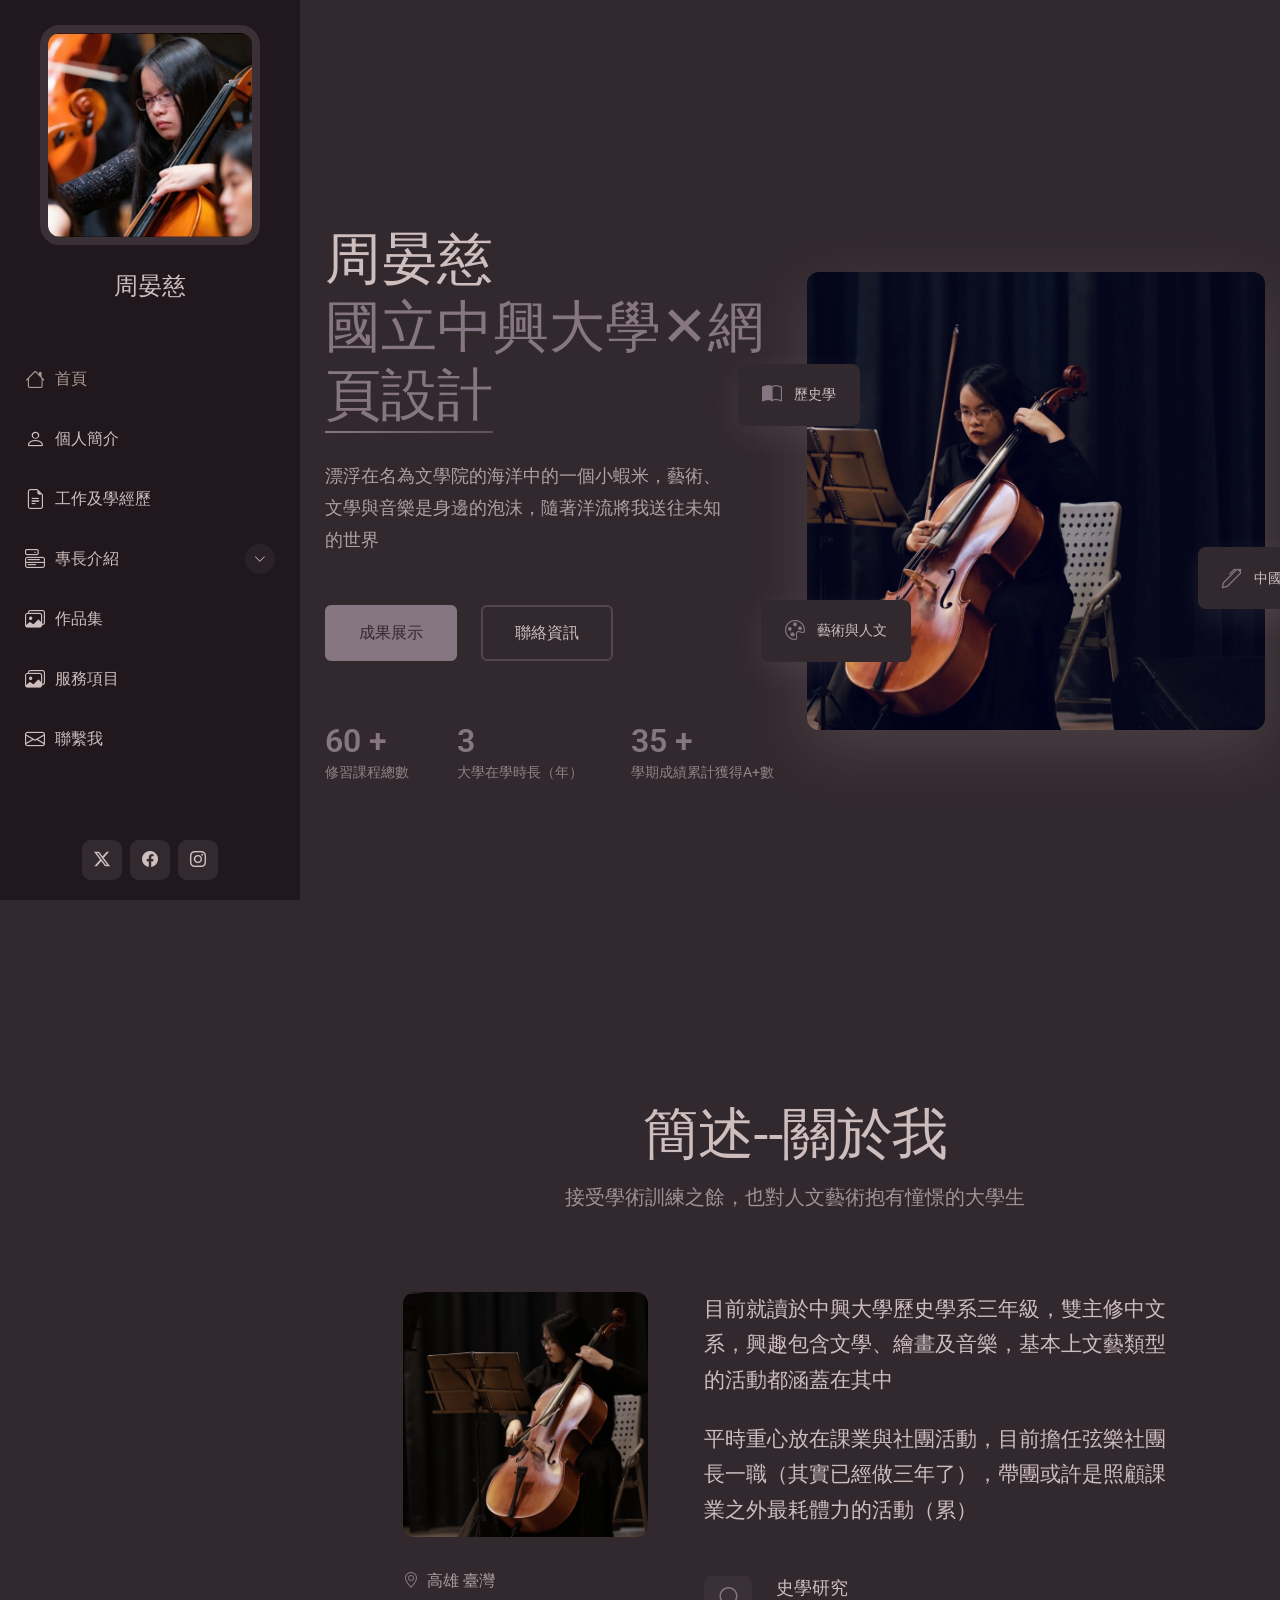
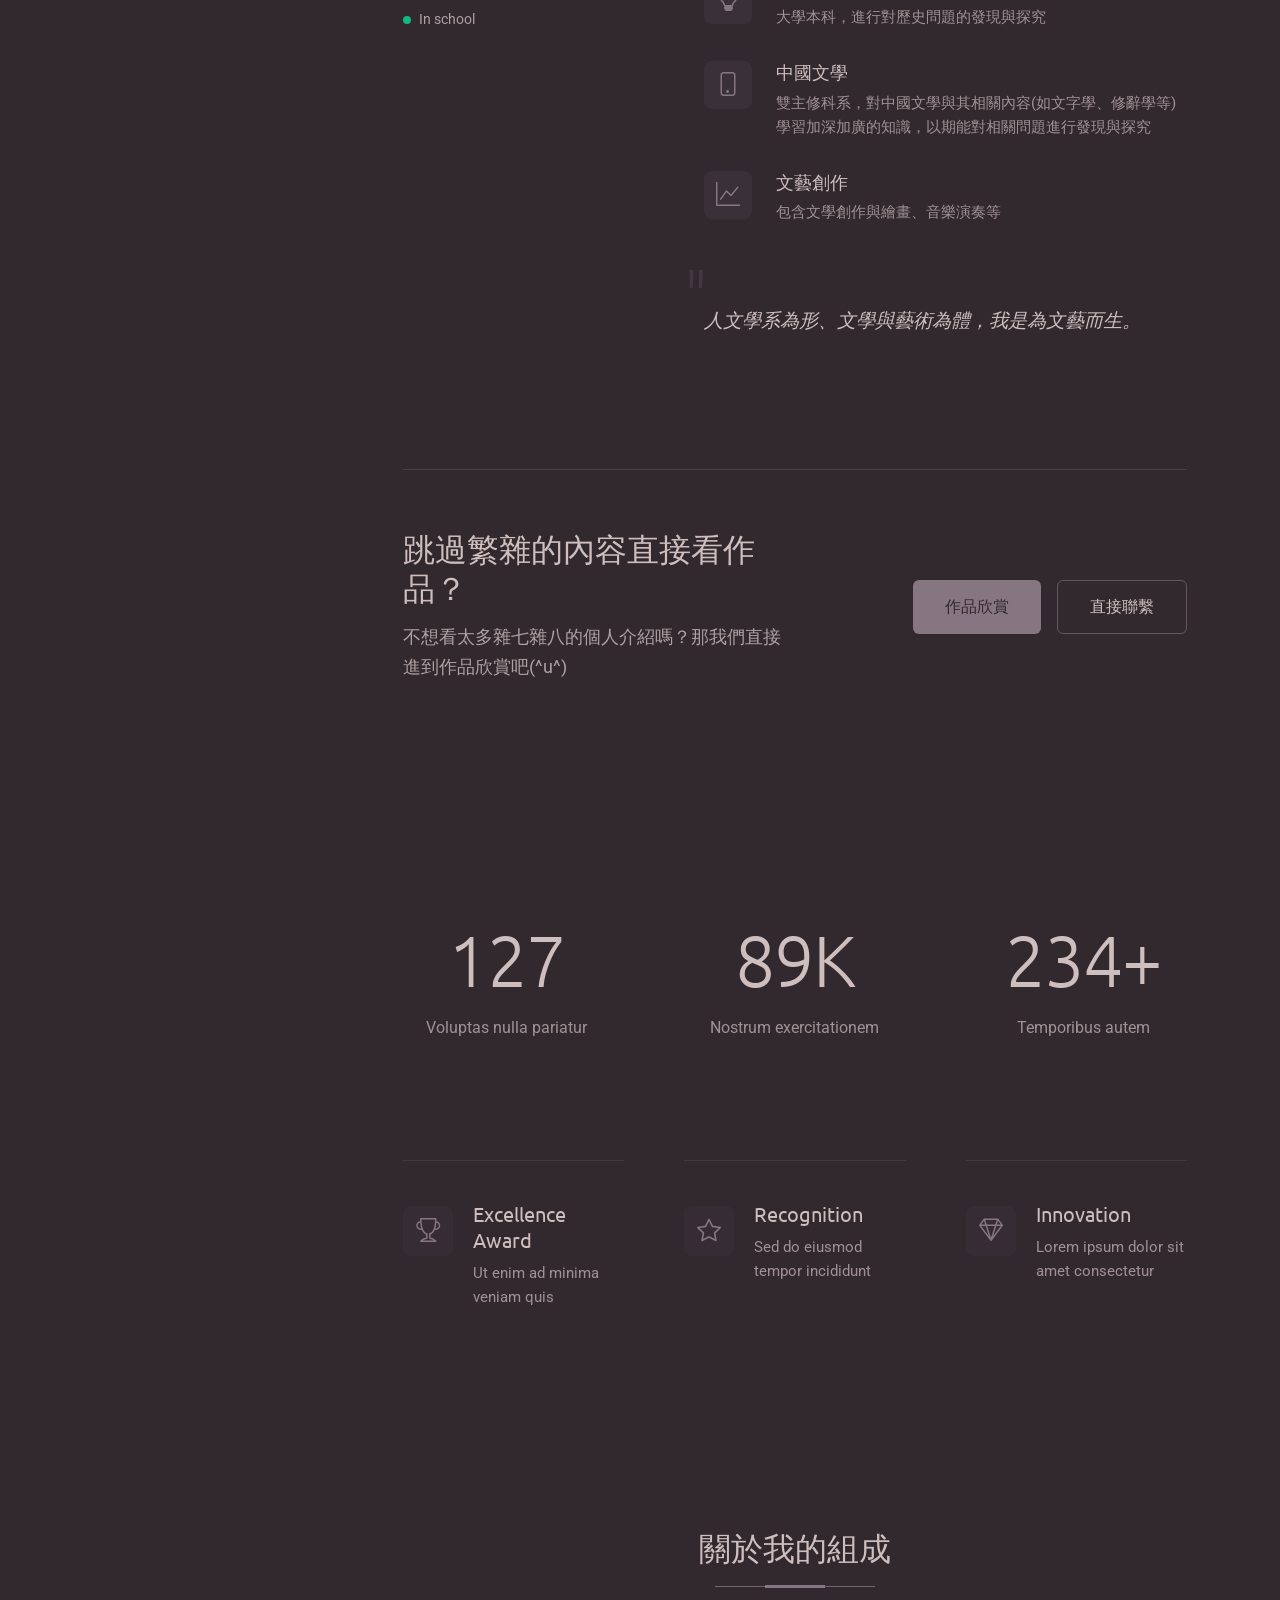
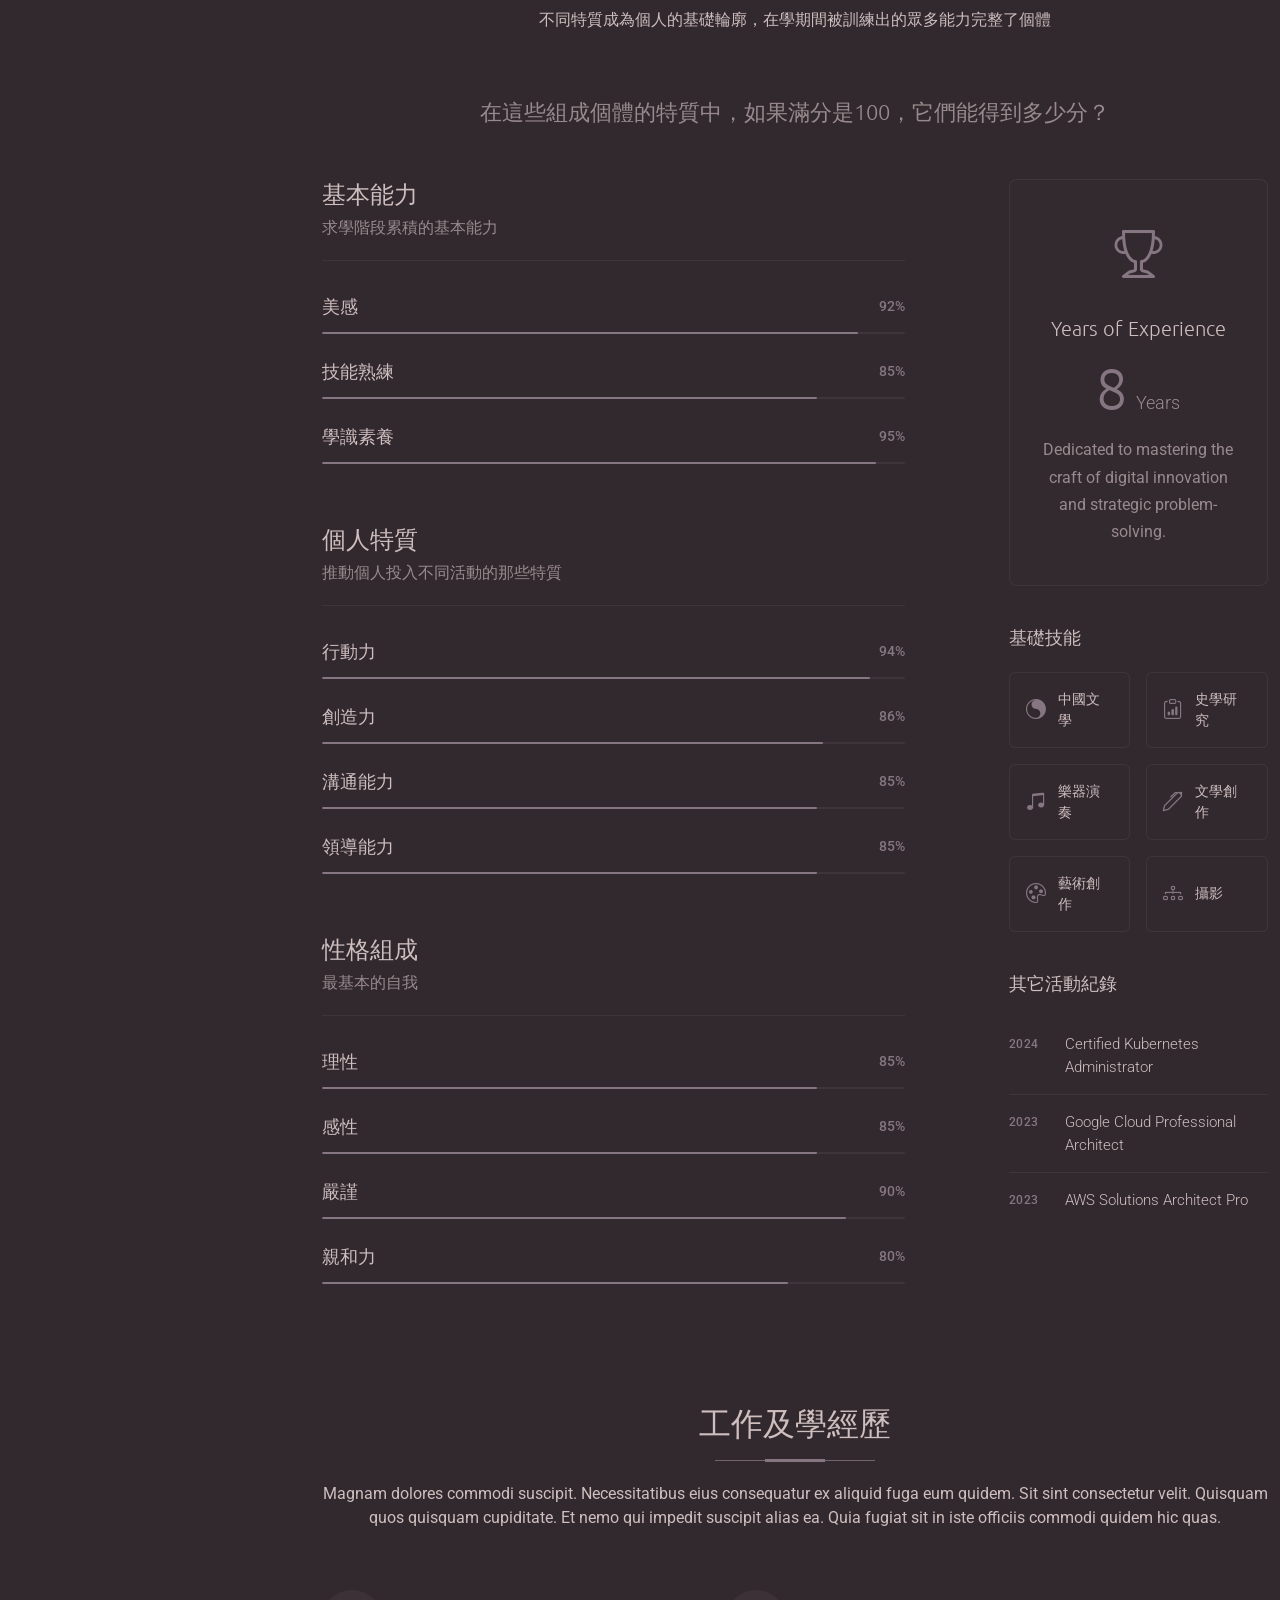
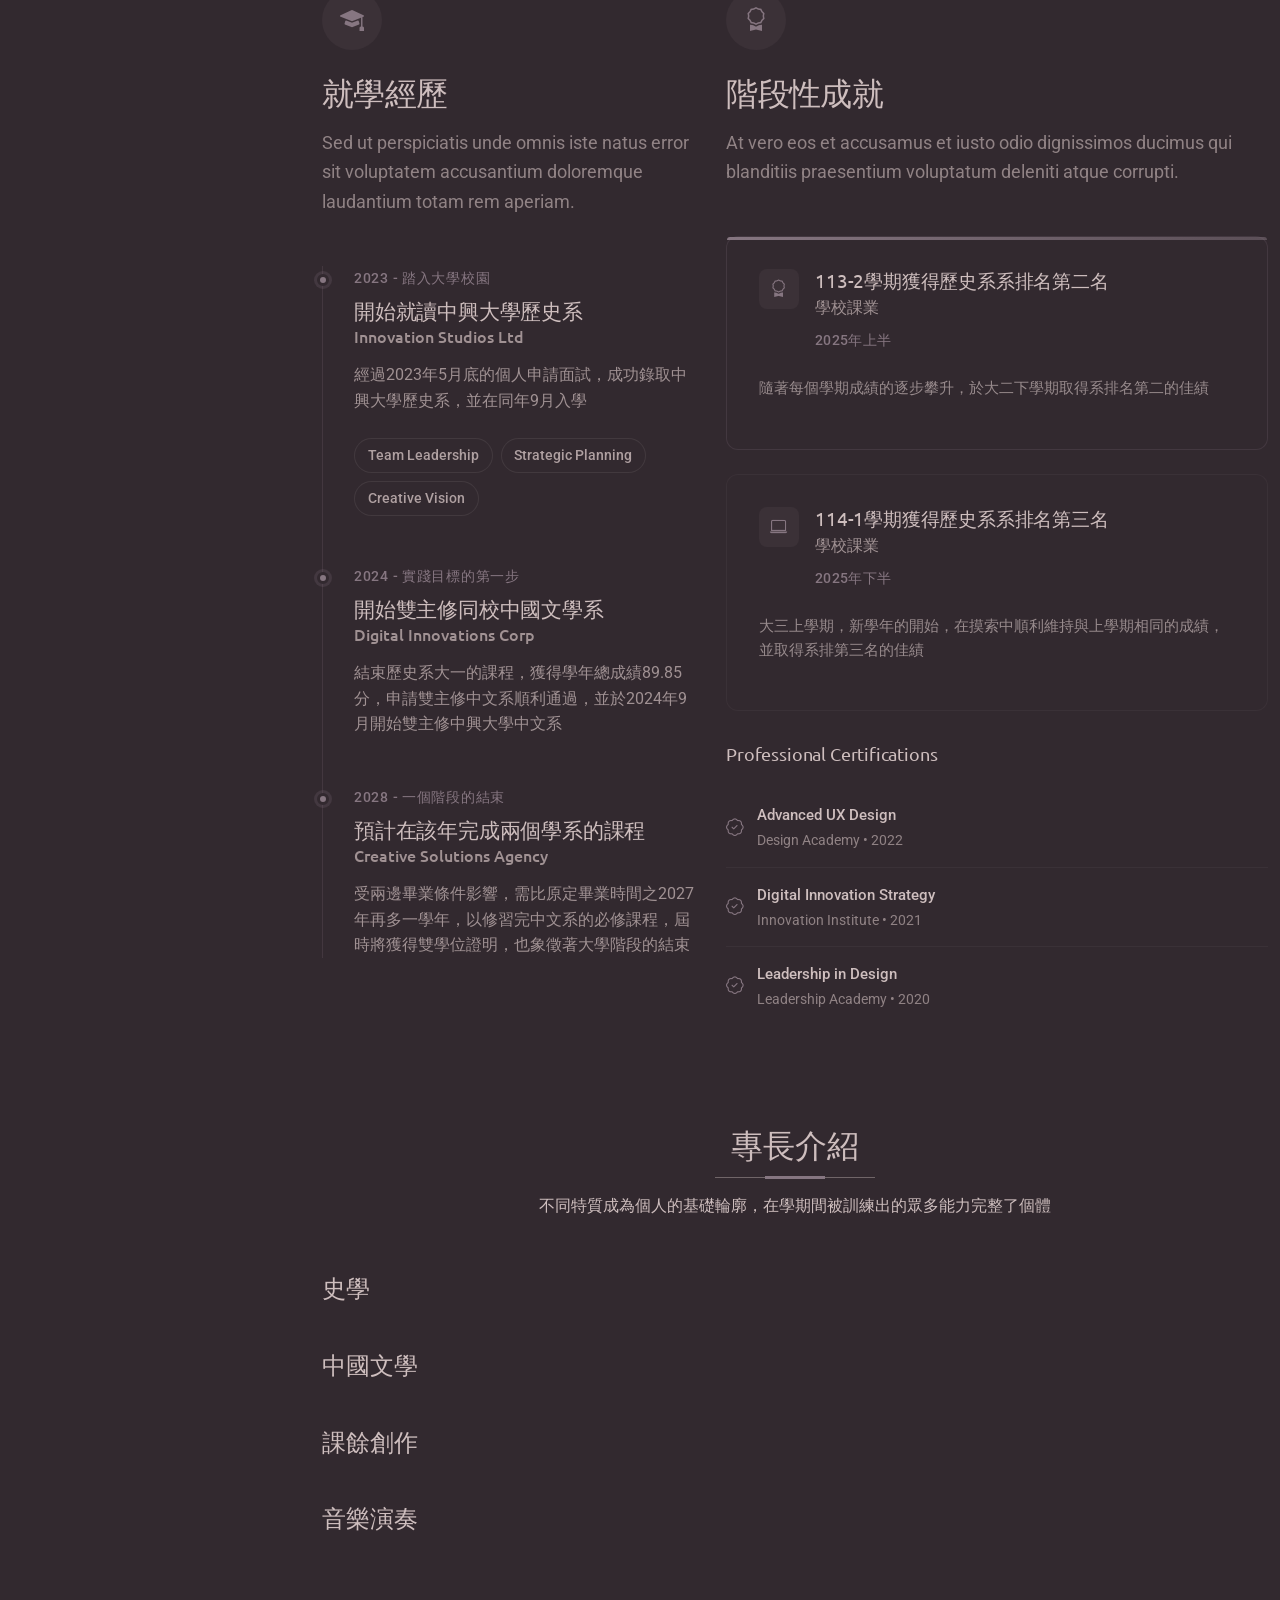
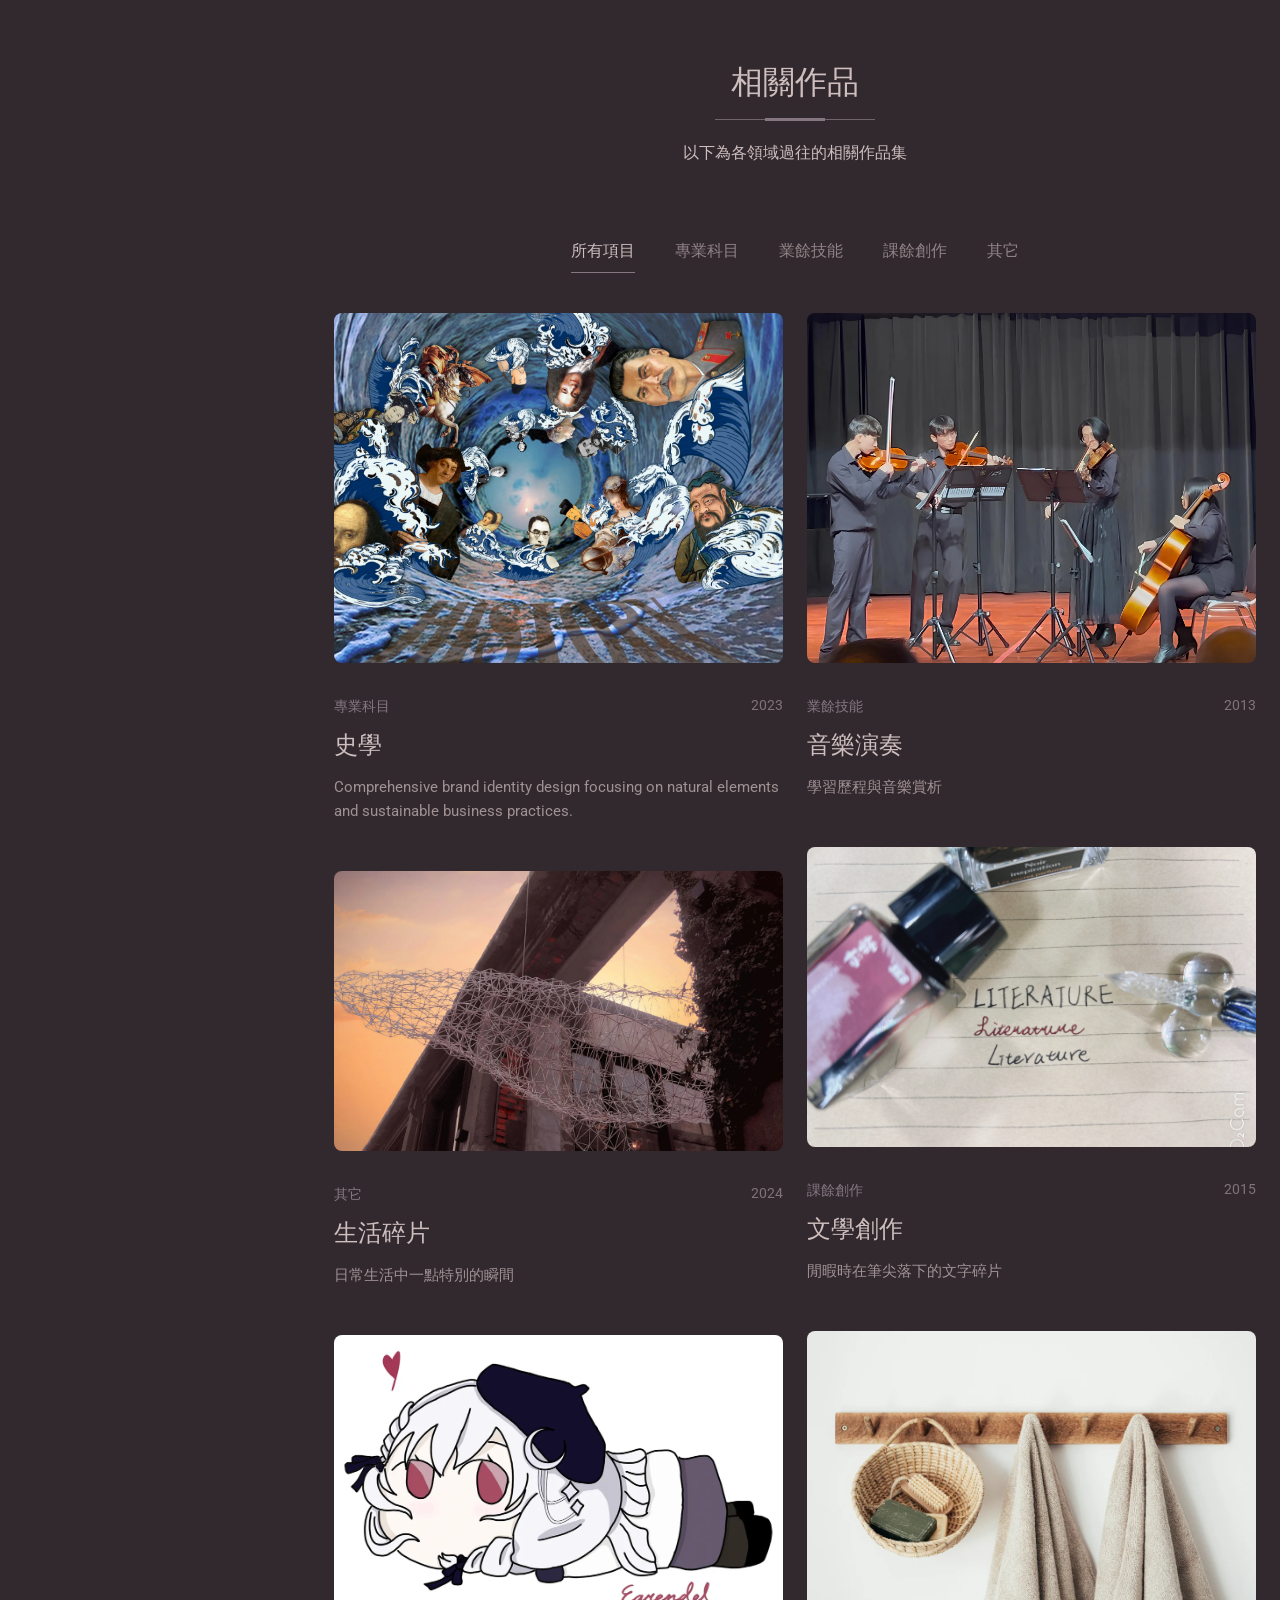
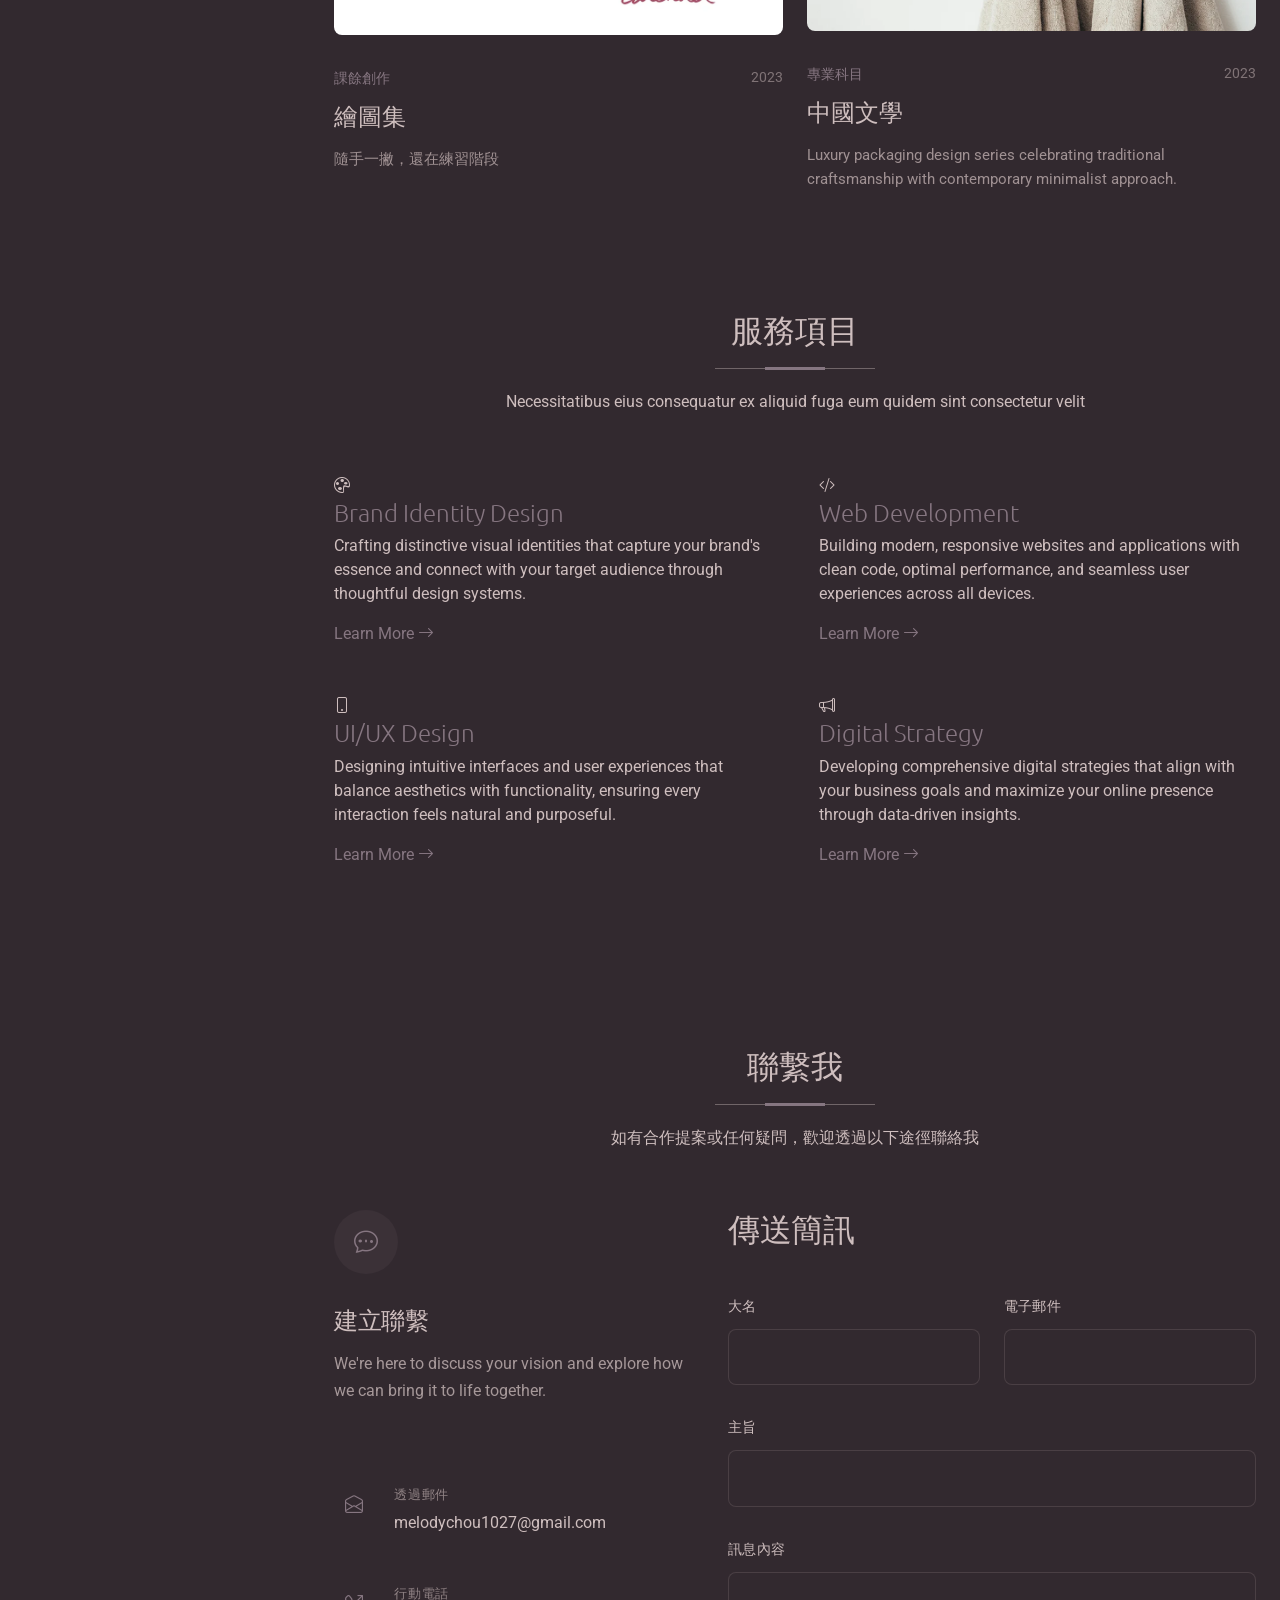
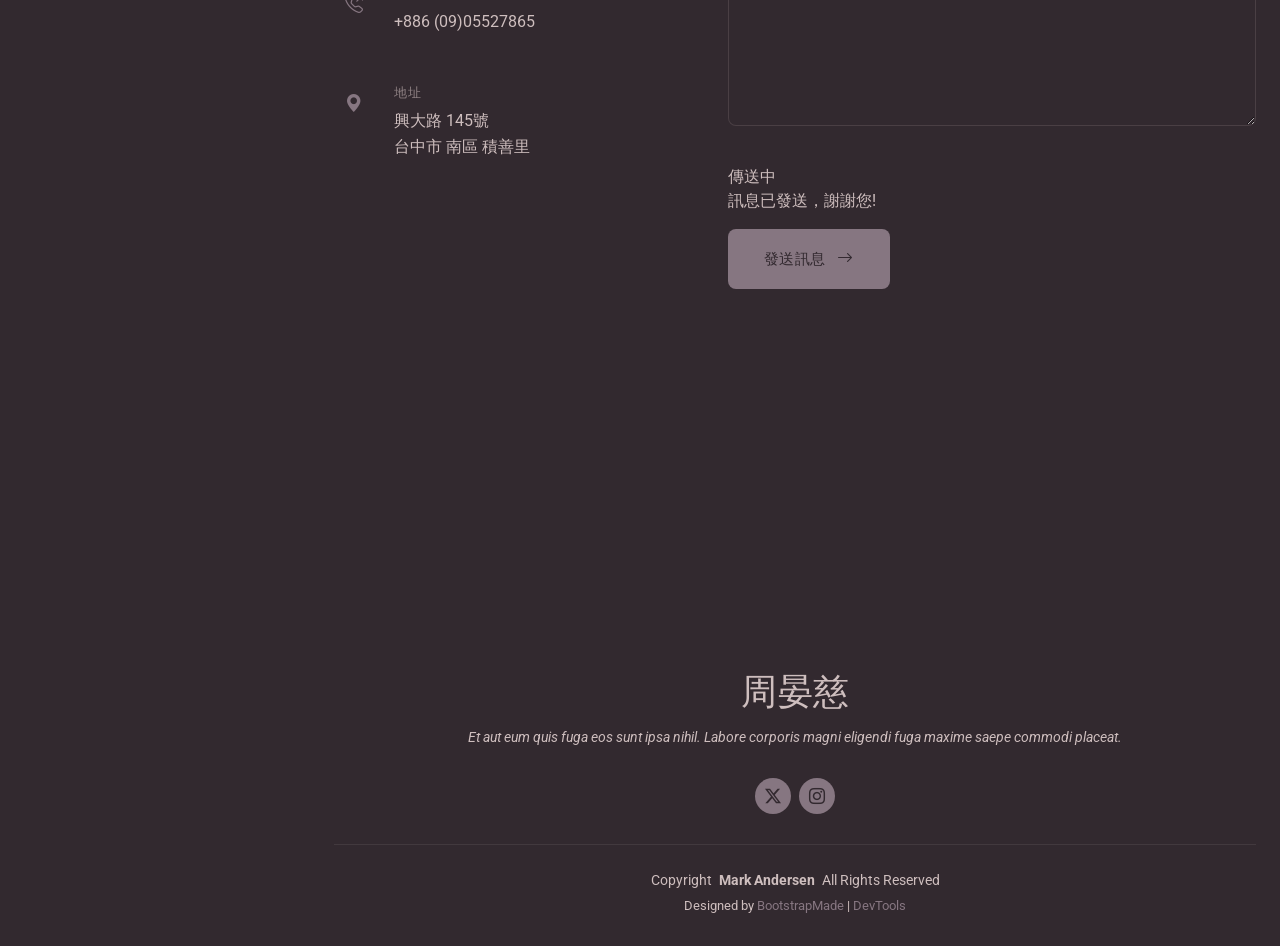
<file: index.html>
<!DOCTYPE html>
<html lang="zh-Hant">

<head>
  <meta charset="utf-8">
  <meta content="width=device-width, initial-scale=1.0" name="viewport">
  <title>Index - 周晏慈</title>
  <meta name="description" content="個人簡介">.  
  <meta name="keywords" content="歷史/中文/業餘音樂/文學創作">

  <!-- Favicons -->
  <link href="assets/img/favicon.png" rel="icon">
  <link href="assets/img/apple-touch-icon.png" rel="apple-touch-icon">

  <!-- Fonts -->
  <link href="https://fonts.googleapis.com" rel="preconnect">
  <link href="https://fonts.gstatic.com" rel="preconnect" crossorigin>
  <link href="https://fonts.googleapis.com/css2?family=Roboto:ital,wght@0,100;0,300;0,400;0,500;0,700;0,900;1,100;1,300;1,400;1,500;1,700;1,900&family=Raleway:ital,wght@0,100;0,200;0,300;0,400;0,500;0,600;0,700;0,800;0,900;1,100;1,200;1,300;1,400;1,500;1,600;1,700;1,800;1,900&family=Ubuntu:ital,wght@0,300;0,400;0,500;0,700;1,300;1,400;1,500;1,700&display=swap" rel="stylesheet">

  <!-- Vendor CSS Files -->
  <link href="assets/vendor/bootstrap/css/bootstrap.min.css" rel="stylesheet">
  <link href="assets/vendor/bootstrap-icons/bootstrap-icons.css" rel="stylesheet">
  <link href="assets/vendor/aos/aos.css" rel="stylesheet">
  <link href="assets/vendor/glightbox/css/glightbox.min.css" rel="stylesheet">
  <link href="assets/vendor/swiper/swiper-bundle.min.css" rel="stylesheet">

  <!-- Main CSS File -->
  <link href="assets/css/main.css" rel="stylesheet">

  <!-- =======================================================
  * Template Name: MyPage
  * Template URL: https://bootstrapmade.com/mypage-bootstrap-personal-template/
  * Updated: Sep 20 2025 with Bootstrap v5.3.8
  * Author: BootstrapMade.com
  * License: https://bootstrapmade.com/license/
  ======================================================== -->
</head>

<body class="index-page">

  <header id="header" class="header dark-background d-flex flex-column justify-content-between">
    <i class="header-toggle d-xl-none bi bi-list"></i>

    <div class="header-top">
      <div class="profile-img">
        <img src="assets/img/profile/profile-square-14.webp" alt="" class="img-fluid">
      </div>

      <a href="index.html" class="logo d-flex align-items-center justify-content-center">
        <!-- Uncomment the line below if you also wish to use an image logo -->
        <!-- <img src="assets/img/logo.webp" alt=""> -->
        <h1 class="sitename">周晏慈</h1>
      </a>

    </div>

    <nav id="navmenu" class="navmenu">
      <ul>
        <li><a href="#hero" class="active"><i class="bi bi-house navicon"></i>首頁</a></li>
        <li><a href="#about"><i class="bi bi-person navicon"></i> 個人簡介</a></li>
        <li><a href="#resume"><i class="bi bi-file-earmark-text navicon"></i> 工作及學經歷</a></li>
              <li class="dropdown"><a href="#specialty"><i class="bi bi-menu-button navicon"></i><span>專長介紹</span> <i class="bi bi-chevron-down toggle-dropdown"></i></a>
          <ul>
            <li><a href="#history">史學</a></li>
            <li><a href="#chinese-literature">中國文學</a></li>
            <li><a href="#creation">課餘創作</a></li>
            <li><a href="#music">音樂</a></li>
          </ul>
        </li>
        <li><a href="#portfolio"><i class="bi bi-images navicon"></i>作品集</a></li>
        <li><a href="#service"><i class="bi bi-images navicon"></i> 服務項目</a></li>
        <li><a href="#contact"><i class="bi bi-envelope navicon"></i> 聯繫我</a></li>
      </ul>
    </nav>

    <div class="social-links text-center">
      <a href="" class="twitter"><i class="bi bi-twitter-x"></i></a>
      <a href="#" class="facebook"><i class="bi bi-facebook"></i></a>
      <a href="https://www.instagram.com/melodychou1027?igsh=MTJ5NWxwanE3eXBvNQ%3D%3D&utm_source=qr" class="instagram" target="_blank"><i class="bi bi-instagram"></i></a>
    </div>
  </header>

  <main class="main">

    <!-- Hero Section -->
    <section id="hero" class="hero section">

      <div class="container" data-aos="fade-up" data-aos-delay="100">

        <div class="row align-items-center">
          <div class="col-lg-6 order-2 order-lg-1">
            <div class="hero-content">
              <h1 data-aos="fade-up" data-aos-delay="200">
                周晏慈<br>
                <span class="accent-text">國立中興大學✕網頁設計 </span>
              </h1>
              <p class="hero-description" data-aos="fade-up" data-aos-delay="300">
                漂浮在名為文學院的海洋中的一個小蝦米，藝術、文學與音樂是身邊的泡沫，隨著洋流將我送往未知的世界
              </p>
              <div class="hero-actions" data-aos="fade-up" data-aos-delay="400">
                <a href="#portfolio" class="btn-primary">成果展示</a>
                <a href="#contact" class="btn-secondary">聯絡資訊</a>
              </div>
              <div class="hero-stats" data-aos="fade-up" data-aos-delay="500">
              <div class="stat-item">
                <span class="stat-number">
                  <span class="purecounter" data-purecounter-start="0" data-purecounter-end="60"></span>
                  <span class="plus">+</span>
                <span class="stat-label">修習課程總數</span>
                </div>
                <div class="stat-item">
                  <span class="stat-number">
                    <span class="purecounter" data-purecounter-start="0" data-purecounter-end="3"></span>
                  <span class="stat-label">大學在學時長（年）</span>
                </div>
                <div class="stat-item">
                   <span class="stat-number">
                    <span class="purecounter" data-purecounter-start="0" data-purecounter-end="35"></span>
                    <span class="plus">+</span>
                  <span class="stat-label">學期成績累計獲得A+數</span>
                </div>
              </div>
            </div>
          </div>

          <div class="col-lg-6 order-1 order-lg-2">
            <div class="hero-image" data-aos="fade-up" data-aos-delay="300">
              <div class="image-wrapper">
                <img src="assets/img/profile/profile-square-13.webp" alt="Creative Designer Portfolio" class="img-fluid main-image">
                <div class="floating-card card-1" data-aos="fade-up" data-aos-delay="600">
                  <i class="bi bi-book-half"></i>
                  <span>歷史學</span>
                </div>
                <div class="floating-card card-2" data-aos="fade-up" data-aos-delay="700">
                  <i class="bi bi-pen"></i>
                  <span>中國文學</span>
                </div>
                <div class="floating-card card-3" data-aos="fade-up" data-aos-delay="800">
                  <i class="bi bi-palette"></i>
                  <span>藝術與人文</span>
                </div>
              </div>
            </div>
          </div>
        </div>

      </div>

    </section><!-- /Hero Section -->

    <!-- About Section -->
    <section id="about" class="about section">

      <div class="container" data-aos="fade-up" data-aos-delay="100">

        <div class="row justify-content-center">
          <div class="col-lg-10">

            <div class="intro-header text-center" data-aos="fade-up" data-aos-delay="150">
              <h1>簡述--關於我</h1>
              <p class="subtitle">接受學術訓練之餘，也對人文藝術抱有憧憬的大學生</p>
            </div>

            <div class="main-content-wrapper">
              <div class="row align-items-start">

                <div class="col-lg-4" data-aos="fade-right" data-aos-delay="200">
                  <div class="profile-section">
                    <div class="profile-image-container">
                      <img src="assets/img/profile/profile-square-15.webp" class="img-fluid" alt="Sarah Chen">
                    </div>
                    <div class="profile-meta">
                      <div class="location">
                        <i class="bi bi-geo-alt"></i>
                        <span>高雄 臺灣</span>
                      </div>
                      <div class="status">
                        <div class="status-indicator"></div>
                        <span>In school</span>
                      </div>
                    </div>
                  </div>
                </div>

                <div class="col-lg-8" data-aos="fade-left" data-aos-delay="250">
                  <div class="content-area">

                    <div class="story-block">
                      <p class="lead-text">目前就讀於中興大學歷史學系三年級，雙主修中文系，興趣包含文學、繪畫及音樂，基本上文藝類型的活動都涵蓋在其中</p>

                      <p class="lead-text"> 平時重心放在課業與社團活動，目前擔任弦樂社團長一職（其實已經做三年了），帶團或許是照顧課業之外最耗體力的活動（累）</p>
                    </div>

                    <div class="expertise-grid">
                      <div class="expertise-item" data-aos="zoom-in" data-aos-delay="300">
                        <div class="expertise-icon">
                          <i class="bi bi-lightbulb"></i>
                        </div>
                        <div class="expertise-content">
                          <h4>史學研究</h4>
                          <p>大學本科，進行對歷史問題的發現與探究</p>
                        </div>
                      </div>

                      <div class="expertise-item" data-aos="zoom-in" data-aos-delay="350">
                        <div class="expertise-icon">
                          <i class="bi bi-phone"></i>
                        </div>
                        <div class="expertise-content">
                          <h4>中國文學</h4>
                          <p>雙主修科系，對中國文學與其相關內容(如文字學、修辭學等)學習加深加廣的知識，以期能對相關問題進行發現與探究</p>
                        </div>
                      </div>

                      <div class="expertise-item" data-aos="zoom-in" data-aos-delay="400">
                        <div class="expertise-icon">
                          <i class="bi bi-graph-up"></i>
                        </div>
                        <div class="expertise-content">
                          <h4>文藝創作</h4>
                          <p>包含文學創作與繪畫、音樂演奏等</p>
                        </div>
                      </div>
                    </div>

                    <div class="philosophy-quote" data-aos="fade-up" data-aos-delay="450">
                      <div class="quote-mark">"</div>
                      <p>人文學系為形、文學與藝術為體，我是為文藝而生。</p>
                    </div>

                  </div>
                </div>

              </div>
            </div>

            <div class="bottom-section" data-aos="fade-up" data-aos-delay="500">
              <div class="row align-items-center">
                <div class="col-lg-6">
                  <div class="collaboration-text">
                    <h3>跳過繁雜的內容直接看作品？</h3>
                    <p>不想看太多雜七雜八的個人介紹嗎？那我們直接進到作品欣賞吧(^u^)</p>
                  </div>
                </div>
                <div class="col-lg-6">
                  <div class="action-buttons">
                    <a href="#portfolio" class="btn-custom primary">作品欣賞</a>
                    <a href="#contact" class="btn-custom secondary">直接聯繫</a>
                  </div>
                </div>
              </div>
            </div>

          </div>
        </div>

      </div>

    </section><!-- /About Section -->

    <!-- Stats Section -->
    <section id="stats" class="stats section light-background">

      <div class="container" data-aos="fade-up" data-aos-delay="100">

        <div class="row justify-content-center">
          <div class="col-lg-10">

            <div class="stats-grid">
              <div class="stat-item" data-aos="fade-up" data-aos-delay="200">
                <div class="stat-number">
                  <span data-purecounter-start="0" data-purecounter-end="127" data-purecounter-duration="1" class="purecounter"></span>
                </div>
                <p class="stat-label">Voluptas nulla pariatur</p>
              </div>

              <div class="stat-item" data-aos="fade-up" data-aos-delay="300">
                <div class="stat-number">
                  <span data-purecounter-start="0" data-purecounter-end="89" data-purecounter-duration="1" class="purecounter"></span>K
                </div>
                <p class="stat-label">Nostrum exercitationem</p>
              </div>

              <div class="stat-item" data-aos="fade-up" data-aos-delay="400">
                <div class="stat-number">
                  <span data-purecounter-start="0" data-purecounter-end="234" data-purecounter-duration="1" class="purecounter"></span>+
                </div>
                <p class="stat-label">Temporibus autem</p>
              </div>
            </div>

            <div class="achievements-row" data-aos="fade-up" data-aos-delay="500">
              <div class="achievement">
                <div class="achievement-icon">
                  <i class="bi bi-trophy"></i>
                </div>
                <div class="achievement-content">
                  <h4>Excellence Award</h4>
                  <p>Ut enim ad minima veniam quis</p>
                </div>
              </div>

              <div class="achievement">
                <div class="achievement-icon">
                  <i class="bi bi-star"></i>
                </div>
                <div class="achievement-content">
                  <h4>Recognition</h4>
                  <p>Sed do eiusmod tempor incididunt</p>
                </div>
              </div>

              <div class="achievement">
                <div class="achievement-icon">
                  <i class="bi bi-gem"></i>
                </div>
                <div class="achievement-content">
                  <h4>Innovation</h4>
                  <p>Lorem ipsum dolor sit amet consectetur</p>
                </div>
              </div>
            </div>

          </div>
        </div>

      </div>

    </section><!-- /Stats Section -->

    <!-- Skills Section -->
    <section id="skills" class="skills section">

      <!-- Section Title -->
      <div class="container section-title" data-aos="fade-up">
        <h2>關於我的組成</h2>
        <p>不同特質成為個人的基礎輪廓，在學期間被訓練出的眾多能力完整了個體</p>
      </div><!-- End Section Title -->

      <div class="container" data-aos="fade-up" data-aos-delay="100">

        <div class="row justify-content-center">
          <div class="col-lg-10">
            <div class="intro-content text-center mb-5" data-aos="fade-up" data-aos-delay="150">
              <p class="lead-text">在這些組成個體的特質中，如果滿分是100，它們能得到多少分？</p>
            </div>
          </div>
        </div>

        <div class="row">
          <div class="col-lg-8">
            <div class="skills-container">

              <div class="skill-category skills-animation" data-aos="fade-up" data-aos-delay="200">
                <div class="category-header">
                  <h3 class="category-title">基本能力</h3>
                  <p class="category-subtitle">求學階段累積的基本能力</p>
                </div>
                <div class="skills-list">
                  <div class="skill-row">
                    <div class="skill-info">
                      <span class="skill-name">美感</span>
                      <span class="skill-percentage">92%</span>
                    </div>
                    <div class="progress">
                      <div class="progress-bar" role="progressbar" aria-valuenow="92" aria-valuemin="0" aria-valuemax="100"></div>
                    </div>
                  </div>
                  <div class="skill-row">
                    <div class="skill-info">
                      <span class="skill-name">技能熟練</span>
                      <span class="skill-percentage">85%</span>
                    </div>
                    <div class="progress">
                      <div class="progress-bar" role="progressbar" aria-valuenow="85" aria-valuemin="0" aria-valuemax="100"></div>
                    </div>
                  </div>
                  <div class="skill-row">
                    <div class="skill-info">
                      <span class="skill-name">學識素養</span>
                      <span class="skill-percentage">95%</span>
                    </div>
                    <div class="progress">
                      <div class="progress-bar" role="progressbar" aria-valuenow="95" aria-valuemin="0" aria-valuemax="100"></div>
                    </div>
                  </div>
                </div>
              </div>

              <div class="skill-category skills-animation" data-aos="fade-up" data-aos-delay="250">
                <div class="category-header">
                  <h3 class="category-title">個人特質</h3>
                  <p class="category-subtitle">推動個人投入不同活動的那些特質</p>
                </div>
                <div class="skills-list">
                  <div class="skill-row">
                    <div class="skill-info">
                      <span class="skill-name">行動力</span>
                      <span class="skill-percentage">94%</span>
                    </div>
                    <div class="progress">
                      <div class="progress-bar" role="progressbar" aria-valuenow="94" aria-valuemin="0" aria-valuemax="100"></div>
                    </div>
                  </div>
                  <div class="skill-row">
                    <div class="skill-info">
                      <span class="skill-name">創造力</span>
                      <span class="skill-percentage">86%</span>
                    </div>
                    <div class="progress">
                      <div class="progress-bar" role="progressbar" aria-valuenow="86" aria-valuemin="0" aria-valuemax="100"></div>
                    </div>
                  </div>
                  <div class="skill-row">
                    <div class="skill-info">
                      <span class="skill-name">溝通能力</span>
                      <span class="skill-percentage">85%</span>
                    </div>
                    <div class="progress">
                      <div class="progress-bar" role="progressbar" aria-valuenow="85" aria-valuemin="0" aria-valuemax="100"></div>
                    </div>
                  </div>
                  <div class="skill-row">
                  <div class="skill-info">
                    <span class="skill-name">領導能力</span>
                    <span class="skill-percentage">85%</span>
                  </div>
                  <div class="progress">
                    <div class="progress-bar" role="progressbar" aria-valuenow="85" aria-valuemin="0" aria-valuemax="100"></div>
                    </div>
                  </div>
                </div>
              </div>

              <div class="skill-category skills-animation" data-aos="fade-up" data-aos-delay="300">
                <div class="category-header">
                  <h3 class="category-title">性格組成</h3>
                  <p class="category-subtitle">最基本的自我</p>
                </div>
                <div class="skills-list">
                  <div class="skill-row">
                    <div class="skill-info">
                      <span class="skill-name">理性</span>
                      <span class="skill-percentage">85%</span>
                    </div>
                    <div class="progress">
                      <div class="progress-bar" role="progressbar" aria-valuenow="85" aria-valuemin="0" aria-valuemax="100"></div>
                    </div>
                  </div>
                  <div class="skill-row">
                    <div class="skill-info">
                      <span class="skill-name">感性</span>
                      <span class="skill-percentage">85%</span>
                    </div>
                    <div class="progress">
                      <div class="progress-bar" role="progressbar" aria-valuenow="85" aria-valuemin="0" aria-valuemax="100"></div>
                    </div>
                  </div>
                  <div class="skill-row">
                    <div class="skill-info">
                      <span class="skill-name">嚴謹</span>
                      <span class="skill-percentage">90%</span>
                    </div>
                    <div class="progress">
                      <div class="progress-bar" role="progressbar" aria-valuenow="90" aria-valuemin="0" aria-valuemax="100"></div>
                    </div>
                  </div>
                    <div class="skill-row">
                    <div class="skill-info">
                      <span class="skill-name">親和力</span>
                      <span class="skill-percentage">80%</span>
                    </div>
                    <div class="progress">
                      <div class="progress-bar" role="progressbar" aria-valuenow="80" aria-valuemin="0" aria-valuemax="100"></div>
                    </div>
                  </div>
                </div>
              </div>

            </div>
          </div>

          <div class="col-lg-4">
            <div class="skills-sidebar">

              <div class="expertise-highlight" data-aos="fade-up" data-aos-delay="350">
                <div class="highlight-icon">
                  <i class="bi bi-trophy"></i>
                </div>
                <h4 class="highlight-title">Years of Experience</h4>
                <div class="experience-number">
                  <span data-purecounter-start="0" data-purecounter-end="8" data-purecounter-duration="1" class="purecounter"></span>
                  <span class="experience-label">Years</span>
                </div>
                <p class="highlight-description">Dedicated to mastering the craft of digital innovation and strategic problem-solving.</p>
              </div>

              <div class="technologies-section" data-aos="fade-up" data-aos-delay="400">
                <h5 class="tech-title">基礎技能</h5>
                <div class="tech-stack">
                  <div class="tech-item">
                    <i class="bi bi-brilliance"></i>
                    <span>中國文學</span>
                  </div>
                  <div class="tech-item">
                    <i class="bi bi-clipboard-data"></i>
                    <span>史學研究</span>
                  </div>
                  <div class="tech-item">
                    <i class="bi bi-music-note-beamed"></i>
                    <span>樂器演奏</span>
                  </div>
                  <div class="tech-item">
                    <i class="bi bi-pen"></i>
                    <span>文學創作</span>
                  </div>
                  <div class="tech-item">
                    <i class="bi bi-palette"></i>
                    <span>藝術創作</span>
                  </div>
                  <div class="tech-item">
                    <i class="bi bi-diagram-3"></i>
                    <span>攝影</span>
                  </div>
                </div>
              </div>

              <div class="achievements-section" data-aos="fade-up" data-aos-delay="450">
                <h5 class="achievements-title">其它活動紀錄</h5>
                <div class="achievement-list">
                  <div class="achievement-item">
                    <div class="achievement-date">2024</div>
                    <div class="achievement-text">Certified Kubernetes Administrator</div>
                  </div>
                  <div class="achievement-item">
                    <div class="achievement-date">2023</div>
                    <div class="achievement-text">Google Cloud Professional Architect</div>
                  </div>
                  <div class="achievement-item">
                    <div class="achievement-date">2023</div>
                    <div class="achievement-text">AWS Solutions Architect Pro</div>
                  </div>
                </div>
              </div>

            </div>
          </div>
        </div>

      </div>

    </section><!-- /Skills Section -->

    <!-- Resume Section -->
    <section id="resume" class="resume section">

      <!-- Section Title -->
      <div class="container section-title" data-aos="fade-up">
        <h2>工作及學經歷</h2>
        <p>Magnam dolores commodi suscipit. Necessitatibus eius consequatur ex aliquid fuga eum quidem. Sit sint consectetur velit. Quisquam quos quisquam cupiditate. Et nemo qui impedit suscipit alias ea. Quia fugiat sit in iste officiis commodi quidem hic quas.</p>
      </div><!-- End Section Title -->

      <div class="container" data-aos="fade-up" data-aos-delay="100">

        <div class="row align-items-start">
          <div class="col-lg-5" data-aos="fade-right" data-aos-delay="200">
            <div class="professional-journey">
              <div class="section-intro">
                <div class="icon-wrapper">
                  <i class="bi bi-mortarboard-fill"></i>
                </div>
                <h2>就學經歷</h2>
                <p>Sed ut perspiciatis unde omnis iste natus error sit voluptatem accusantium doloremque laudantium totam rem aperiam.</p>
              </div>

              <div class="experience-timeline">
                <div class="timeline-item" data-aos="fade-up" data-aos-delay="300">
                  <div class="timeline-dot"></div>
                  <div class="timeline-content">
                    <div class="position-meta">
                      <span class="timeline-year">2023 - 踏入大學校園</span>
                    </div>
                    <h3>開始就讀中興大學歷史系</h3>
                    <h4>Innovation Studios Ltd</h4>
                    <p>經過2023年5月底的個人申請面試，成功錄取中興大學歷史系，並在同年9月入學</p>
                    <div class="key-achievements">
                      <span class="achievement-tag">Team Leadership</span>
                      <span class="achievement-tag">Strategic Planning</span>
                      <span class="achievement-tag">Creative Vision</span>
                    </div>
                  </div>
                </div>

                <div class="timeline-item" data-aos="fade-up" data-aos-delay="350">
                  <div class="timeline-dot"></div>
                  <div class="timeline-content">
                    <div class="position-meta">
                      <span class="timeline-year">2024 - 實踐目標的第一步</span>
                    </div>
                    <h3>開始雙主修同校中國文學系</h3>
                    <h4>Digital Innovations Corp</h4>
                    <p>結束歷史系大一的課程，獲得學年總成績89.85分，申請雙主修中文系順利通過，並於2024年9月開始雙主修中興大學中文系</p>
                  </div>
                </div>

                <div class="timeline-item" data-aos="fade-up" data-aos-delay="400">
                  <div class="timeline-dot"></div>
                  <div class="timeline-content">
                    <div class="position-meta">
                      <span class="timeline-year">2028 - 一個階段的結束</span>
                    </div>
                    <h3>預計在該年完成兩個學系的課程</h3>
                    <h4>Creative Solutions Agency</h4>
                    <p>受兩邊畢業條件影響，需比原定畢業時間之2027年再多一學年，以修習完中文系的必修課程，屆時將獲得雙學位證明，也象徵著大學階段的結束</p>
                  </div>
                </div>
              </div>
            </div>
          </div>

          <div class="col-lg-7" data-aos="fade-left" data-aos-delay="200">
            <div class="education-skills">
              <div class="section-intro">
                <div class="icon-wrapper">
                  <i class="bi bi-award"></i>
                </div>
                <h2>階段性成就</h2>
                <p>At vero eos et accusamus et iusto odio dignissimos ducimus qui blanditiis praesentium voluptatum deleniti atque corrupti.</p>
              </div>

              <div class="education-grid">
                <div class="education-card primary" data-aos="zoom-in" data-aos-delay="300">
                  <div class="education-header">
                    <div class="degree-icon">
                      <i class="bi bi-award"></i>
                    </div>
                    <div class="degree-info">
                      <h3>113-2學期獲得歷史系系排名第二名</h3>
                      <p class="institution">學校課業</p>
                      <span class="graduation-year">2025年上半</span>
                    </div>
                  </div>
                  <div class="education-details">
                    <p>隨著每個學期成績的逐步攀升，於大二下學期取得系排名第二的佳績</p>
                  </div>
                </div>

                <div class="education-card" data-aos="zoom-in" data-aos-delay="350">
                  <div class="education-header">
                    <div class="degree-icon">
                      <i class="bi bi-laptop"></i>
                    </div>
                    <div class="degree-info">
                      <h3>114-1學期獲得歷史系系排名第三名</h3>
                      <p class="institution">學校課業</p>
                      <span class="graduation-year">2025年下半</span>
                    </div>
                  </div>
                  <div class="education-details">
                    <p>大三上學期，新學年的開始，在摸索中順利維持與上學期相同的成績，並取得系排第三名的佳績</p>
                  </div>
                </div>

                <div class="certification-section" data-aos="fade-up" data-aos-delay="400">
                  <h4>Professional Certifications</h4>
                  <div class="certifications">
                    <div class="cert-item">
                      <i class="bi bi-patch-check"></i>
                      <div class="cert-details">
                        <span class="cert-name">Advanced UX Design</span>
                        <span class="cert-provider">Design Academy • 2022</span>
                      </div>
                    </div>
                    <div class="cert-item">
                      <i class="bi bi-patch-check"></i>
                      <div class="cert-details">
                        <span class="cert-name">Digital Innovation Strategy</span>
                        <span class="cert-provider">Innovation Institute • 2021</span>
                      </div>
                    </div>
                    <div class="cert-item">
                      <i class="bi bi-patch-check"></i>
                      <div class="cert-details">
                        <span class="cert-name">Leadership in Design</span>
                        <span class="cert-provider">Leadership Academy • 2020</span>
                      </div>
                    </div>
                  </div>
                </div>
              </div>
            </div>
          </div>
        </div>

      </div>

    </section><!-- /Resume Section -->

   </section><!-- /Portfolio Section -->
     <!-- Services Section -->
    <section id="specialty" class="specialty section">   
    <!-- Section Title -->
     <div class="container specialty-title" data-aos="fade-up">
      <h2>專長介紹</h2>
      <p class="subtitle">不同特質成為個人的基礎輪廓，在學期間被訓練出的眾多能力完整了個體</p>
     </div>

    <div class="container" data-aos="fade-up" data-aos-delay="100">
            <!-- specialty section -->
            <section id="history" class="specialty section">

            <div class="specialty-category" data-aos="fade-up" data-aos-delay="200">
                <div class="category-header">
                  <h3 class="category-title">史學</h3>
            </div>
          
            <section id="chinese-literature" class="specialty section">

            <div class="specialty-category" data-aos="fade-up" data-aos-delay="200">
                <div class="category-header">
                  <h3 class="category-title">中國文學</h3>
            </div>

            <section id="creation" class="specialty section">

            <div class="specialty-category" data-aos="fade-up" data-aos-delay="200">
                <div class="category-header">
                  <h3 class="category-title">課餘創作</h3>
            </div>

            <section id="music" class="specialty section">

            <div class="specialty-category" data-aos="fade-up" data-aos-delay="200">
                <div class="category-header">
                  <h3 class="category-title">音樂演奏</h3>
            </div>
   </section>
     

    <!-- Portfolio Section -->
    <section id="portfolio" class="portfolio section">

      <!-- Section Title -->
      <div class="container section-title" data-aos="fade-up">
        <h2>相關作品</h2>
        <p>以下為各領域過往的相關作品集</p>
      </div><!-- End Section Title -->

      <div class="container" data-aos="fade-up" data-aos-delay="100">

        <div class="isotope-layout" data-default-filter="*" data-layout="masonry" data-sort="original-order">

          <div class="filters-wrapper" data-aos="fade-up" data-aos-delay="200">
            <ul class="portfolio-filters isotope-filters">
              <li data-filter="*" class="filter-all">所有項目</li>
              <li data-filter=".filter-subject">專業科目</li>
              <li data-filter=".filter-skill">業餘技能</li>
              <li data-filter=".filter-creation">課餘創作</li>
              <li data-filter=".filter-print">其它</li>
            </ul>
          </div>

          <div class="row gy-5 portfolio-container isotope-container" data-aos="fade-up" data-aos-delay="300">

            <div class="col-lg-6 portfolio-item isotope-item filter-subject">
              <div class="portfolio-card">
                <div class="portfolio-image">
                  <img src="assets/img/portfolio/portfolio-3.webp" class="img-fluid" alt="Brand Identity Project" loading="lazy">
                  <div class="portfolio-overlay">
                    <div class="portfolio-actions">
                      <a href="assets/img/portfolio/portfolio-3.webp" class="glightbox action-btn preview-btn" title="Elemental Branding"><i class="bi bi-eye"></i></a>
                      <a href="portfolio-details history.html" class="action-btn details-btn" title="View Project"><i class="bi bi-arrow-up-right"></i></a>
                    </div>
                  </div>
                </div>
                <div class="portfolio-content">
                  <div class="portfolio-meta">
                    <span class="portfolio-category">專業科目</span>
                    <span class="portfolio-year">2023</span>
                  </div>
                  <h3 class="portfolio-title">史學</h3>
                  <p class="portfolio-description">Comprehensive brand identity design focusing on natural elements and sustainable business practices.</p>
                </div>
              </div>
            </div><!-- End Portfolio Item -->

            <div class="col-lg-6 portfolio-item isotope-item filter-skill">
              <div class="portfolio-card">
                <div class="portfolio-image">
                  <img src="assets/img/portfolio/portfolio-7.webp" class="img-fluid" alt="Digital Platform" loading="lazy">
                  <div class="portfolio-overlay">
                    <div class="portfolio-actions">
                      <a href="assets/img/portfolio/portfolio-7.webp" class="glightbox action-btn preview-btn" title="Digital Workspace"><i class="bi bi-eye"></i></a>
                      <a href="portfolio-details music.html" class="action-btn details-btn" title="View Project"><i class="bi bi-arrow-up-right"></i></a>
                    </div>
                  </div>
                </div>
                <div class="portfolio-content">
                  <div class="portfolio-meta">
                    <span class="portfolio-category">業餘技能</span>
                    <span class="portfolio-year">2013</span>
                  </div>
                  <h3 class="portfolio-title">音樂演奏</h3>
                  <p class="portfolio-description">學習歷程與音樂賞析</p>
                </div>
              </div>
            </div><!-- End Portfolio Item -->

            <div class="col-lg-6 portfolio-item isotope-item filter-creation">
              <div class="portfolio-card">
                <div class="portfolio-image">
                  <img src="assets/img/portfolio/portfolio-portrait-3.webp" class="img-fluid" alt="Urban Photography" loading="lazy">
                  <div class="portfolio-overlay">
                    <div class="portfolio-actions">
                      <a href="assets/img/portfolio/portfolio-portrait-3.webp" class="glightbox action-btn preview-btn" title="Urban Narratives"><i class="bi bi-eye"></i></a>
                      <a href="portfolio-details literary-creation.html" class="action-btn details-btn" title="View Project"><i class="bi bi-arrow-up-right"></i></a>
                    </div>
                  </div>
                </div>
                <div class="portfolio-content">
                  <div class="portfolio-meta">
                    <span class="portfolio-category">課餘創作</span>
                    <span class="portfolio-year">2015</span>
                  </div>
                  <h3 class="portfolio-title">文學創作</h3>
                  <p class="portfolio-description">閒暇時在筆尖落下的文字碎片</p>
                </div>
              </div>
            </div><!-- End Portfolio Item -->

            <div class="col-lg-6 portfolio-item isotope-item filter-print">
              <div class="portfolio-card">
                <div class="portfolio-image">
                  <img src="assets/img/portfolio/portfolio-9.webp" class="img-fluid" alt="Editorial Design" loading="lazy">
                  <div class="portfolio-overlay">
                    <div class="portfolio-actions">
                      <a href="assets/img/portfolio/portfolio-9.webp" class="glightbox action-btn preview-btn" title="Annual Report Design"><i class="bi bi-eye"></i></a>
                      <a href="portfolio-details.html" class="action-btn details-btn" title="View Project"><i class="bi bi-arrow-up-right"></i></a>
                    </div>
                  </div>
                </div>
                <div class="portfolio-content">
                  <div class="portfolio-meta">
                    <span class="portfolio-category">其它</span>
                    <span class="portfolio-year">2024</span>
                  </div>
                  <h3 class="portfolio-title">生活碎片</h3>
                  <p class="portfolio-description">日常生活中一點特別的瞬間</p>
                </div>
              </div>
            </div><!-- End Portfolio Item -->

            <div class="col-lg-6 portfolio-item isotope-item filter-subject">
              <div class="portfolio-card">
                <div class="portfolio-image">
                  <img src="assets/img/portfolio/portfolio-11.webp" class="img-fluid" alt="Package Design" loading="lazy">
                  <div class="portfolio-overlay">
                    <div class="portfolio-actions">
                      <a href="assets/img/portfolio/portfolio-11.webp" class="glightbox action-btn preview-btn" title="Artisan Collection"><i class="bi bi-eye"></i></a>
                      <a href="portfolio-details chinese-literature.html" class="action-btn details-btn" title="View Project"><i class="bi bi-arrow-up-right"></i></a>
                    </div>
                  </div>
                </div>
                <div class="portfolio-content">
                  <div class="portfolio-meta">
                    <span class="portfolio-category">專業科目</span>
                    <span class="portfolio-year">2023</span>
                  </div>
                  <h3 class="portfolio-title">中國文學</h3>
                  <p class="portfolio-description">Luxury packaging design series celebrating traditional craftsmanship with contemporary minimalist approach.</p>
                </div>
              </div>
            </div><!-- End Portfolio Item -->

            <div class="col-lg-6 portfolio-item isotope-item filter-creation">
              <div class="portfolio-card">
                <div class="portfolio-image">
                  <img src="assets/img/portfolio/portfolio-12.webp" class="img-fluid" alt="E-commerce Platform" loading="lazy">
                  <div class="portfolio-overlay">
                    <div class="portfolio-actions">
                      <a href="assets/img/portfolio/portfolio-12.webp" class="glightbox action-btn preview-btn" title="Sustainable Commerce"><i class="bi bi-eye"></i></a>
                      <a href="portfolio-details creation.html" class="action-btn details-btn" title="View Project"><i class="bi bi-arrow-up-right"></i></a>
                    </div>
                  </div>
                </div>
                <div class="portfolio-content">
                  <div class="portfolio-meta">
                    <span class="portfolio-category">課餘創作</span>
                    <span class="portfolio-year">2023</span>
                  </div>
                  <h3 class="portfolio-title">繪圖集</h3>
                  <p class="portfolio-description">隨手一撇，還在練習階段</p>
                </div>
              </div>
            </div><!-- End Portfolio Item -->

          </div><!-- End Portfolio Container -->

        </div>

      </div>

    <section id="service" class="service section"></section>
      <!-- Section Title -->
      <div class="container section-title" data-aos="fade-up">
        <h2>服務項目</h2>
        <p>Necessitatibus eius consequatur ex aliquid fuga eum quidem sint consectetur velit</p>
      </div><!-- End Section Title -->

      <div class="container" data-aos="fade-up" data-aos-delay="100">

        <div class="row g-5">

          <div class="col-lg-6" data-aos="fade-right" data-aos-delay="200">
            <div class="service-item">
              <div class="service-icon">
                <i class="bi bi-palette"></i>
              </div>
              <div class="service-content">
                <h3><a href="service-details.html">Brand Identity Design</a></h3>
                <p>Crafting distinctive visual identities that capture your brand's essence and connect with your target audience through thoughtful design systems.</p>
                <a href="service-details.html" class="read-more">
                  <span>Learn More</span>
                  <i class="bi bi-arrow-right"></i>
                </a>
              </div>
            </div>
          </div>

          <div class="col-lg-6" data-aos="fade-left" data-aos-delay="250">
            <div class="service-item">
              <div class="service-icon">
                <i class="bi bi-code-slash"></i>
              </div>
              <div class="service-content">
                <h3><a href="service-details.html">Web Development</a></h3>
                <p>Building modern, responsive websites and applications with clean code, optimal performance, and seamless user experiences across all devices.</p>
                <a href="service-details.html" class="read-more">
                  <span>Learn More</span>
                  <i class="bi bi-arrow-right"></i>
                </a>
              </div>
            </div>
          </div>

          <div class="col-lg-6" data-aos="fade-right" data-aos-delay="300">
            <div class="service-item">
              <div class="service-icon">
                <i class="bi bi-phone"></i>
              </div>
              <div class="service-content">
                <h3><a href="service-details.html">UI/UX Design</a></h3>
                <p>Designing intuitive interfaces and user experiences that balance aesthetics with functionality, ensuring every interaction feels natural and purposeful.</p>
                <a href="service-details.html" class="read-more">
                  <span>Learn More</span>
                  <i class="bi bi-arrow-right"></i>
                </a>
              </div>
            </div>
          </div>

          <div class="col-lg-6" data-aos="fade-left" data-aos-delay="350">
            <div class="service-item">
              <div class="service-icon">
                <i class="bi bi-megaphone"></i>
              </div>
              <div class="service-content">
                <h3><a href="service-details.html">Digital Strategy</a></h3>
                <p>Developing comprehensive digital strategies that align with your business goals and maximize your online presence through data-driven insights.</p>
                <a href="service-details.html" class="read-more">
                  <span>Learn More</span>
                  <i class="bi bi-arrow-right"></i>
                </a>
              </div>
            </div>
          </div>

        </div>

      </div>

    </section><!-- /Services Section -->

    <!-- Contact Section -->
    <section id="contact" class="contact section">
      <!-- Section Title -->
      <div class="container section-title" data-aos="fade-up">
        <h2>聯繫我</h2>
        <p>如有合作提案或任何疑問，歡迎透過以下途徑聯絡我</p>
      </div><!-- End Section Title -->

      <div class="container">
        <div class="row gy-4">
          <div class="col-lg-5">

            <div class="info-item">
              <div class="info-icon">
                <i class="bi bi-chat-dots"></i>
              </div>
              <div class="info-content">
                <h4>建立聯繫</h4>
                <p>We're here to discuss your vision and explore how we can bring it to life together.</p>
              </div>
            </div>

            <div class="contact-details">

              <div class="detail-item">
                <div class="detail-icon">
                  <i class="bi bi-envelope-open"></i>
                </div>
                <div class="detail-content">
                  <span class="detail-label">透過郵件</span>
                  <span class="detail-value">melodychou1027@gmail.com</span>
                </div>
              </div>

              <div class="detail-item">
                <div class="detail-icon">
                  <i class="bi bi-telephone-outbound"></i>
                </div>
                <div class="detail-content">
                  <span class="detail-label">行動電話</span>
                  <span class="detail-value">+886 (09)05527865</span>
                </div>
              </div>

              <div class="detail-item">
                <div class="detail-icon">
                  <i class="bi bi-geo-alt-fill"></i>
                </div>
                <div class="detail-content">
                  <span class="detail-label">地址</span>
                  <span class="detail-value">興大路 145號<br>台中市 南區 積善里</span>
                </div>
              </div>

            </div>

          </div>

          <div class="col-lg-7">
            <div class="form-wrapper">
              <div class="form-header">
                <h3>傳送簡訊</h3>
              </div>

              <form id="google-contact-form" action="https://script.google.com/macros/s/AKfycbw-f1Te_ube2uwzicY7kIOzQTGTqUBojzJibpKoODWhlKZmwaaWYrxR7zGjPaJlcdN2/exec" method="post" data-aos="fade-up" data-aos-delay="200">

                <div class="row">
                  <div class="col-md-6">
                    <div class="form-group">
                      <label>大名</label>
                      <input type="text" name="name" required="">
                    </div>
                  </div>
                  <div class="col-md-6">
                    <div class="form-group">
                      <label>電子郵件</label>
                      <input type="email" name="email" required="">
                    </div>
                  </div>
                </div>

                <div class="form-group">
                  <label>主旨</label>
                  <input type="text" name="subject" required="">
                </div>

                <div class="form-group">
                  <label for="projectMessage">訊息內容</label>
                  <textarea name="message" id="projectMessage" rows="5" required=""></textarea>
                </div>

                <div class="my-3">
                  <div class="loading">傳送中</div>
                  <div class="error-message" style="display:none !important;"></div>
                  <div class="sent-message">訊息已發送，謝謝您!</div>
                </div>

                <button type="submit" class="submit-btn">
                  <span>發送訊息</span>
                  <i class="bi bi-arrow-right"></i>
                </button>

              </form>

            </div>

          </div>

        </div>
      </div>

    </section><!-- /Contact Section -->

  </main>

  <footer id="footer" class="footer light-background">
    <div class="container">
      <h3 class="sitename">周晏慈</h3>
      <p>Et aut eum quis fuga eos sunt ipsa nihil. Labore corporis magni eligendi fuga maxime saepe commodi placeat.</p>
      <div class="social-links d-flex justify-content-center">
        <a href=""><i class="bi bi-twitter-x"></i></a>
        <a href="https://www.instagram.com/melodychou1027?igsh=MTJ5NWxwanE3eXBvNQ%3D%3D&utm_source=qr" class="instagram" target="_blank"><i class="bi bi-instagram"></i></a>
      </div>
      <div class="container">
        <div class="copyright">
          <span>Copyright</span> <strong class="px-1 sitename">Mark Andersen</strong> <span>All Rights Reserved</span>
        </div>
        <div class="credits">

          <!-- All the links in the footer should remain intact. -->
          <!-- You can delete the links only if you've purchased the pro version. -->
          <!-- Licensing information: https://bootstrapmade.com/license/ -->
          <!-- Purchase the pro version with working PHP/AJAX contact form: [buy-url] -->
          Designed by <a href="https://bootstrapmade.com/">BootstrapMade</a> | <a href="https://bootstrapmade.com/tools/">DevTools</a>
        </div>
      </div>
    </div>
  </footer>

  <!-- Scroll Top -->
  <a href="#" id="scroll-top" class="scroll-top d-flex align-items-center justify-content-center"><i class="bi bi-arrow-up-short"></i></a>

  <!-- Preloader -->
  <div id="preloader"></div>

  <!-- Vendor JS Files -->
  <script src="assets/vendor/bootstrap/js/bootstrap.bundle.min.js"></script>
  <script src="assets/vendor/php-email-form/validate.js"></script>
  <script src="assets/vendor/aos/aos.js"></script>
  <script src="assets/vendor/purecounter/purecounter_vanilla.js"></script>
  <script src="assets/vendor/typed.js/typed.umd.js"></script>
  <script src="assets/vendor/waypoints/noframework.waypoints.js"></script>
  <script src="assets/vendor/imagesloaded/imagesloaded.pkgd.min.js"></script>
  <script src="assets/vendor/isotope-layout/isotope.pkgd.min.js"></script>
  <script src="assets/vendor/glightbox/js/glightbox.min.js"></script>
  <script src="assets/vendor/swiper/swiper-bundle.min.js"></script>

  <!-- Main JS File -->
  <script src="assets/js/main.js"></script>

  <script>
  document.getElementById('google-contact-form').addEventListener('submit', function(e) {
  e.preventDefault(); // 阻止網頁跳轉
  var form = this;
  var loading = form.querySelector('.loading');
  var errorMessage = form.querySelector('.error-message');
  var sentMessage = form.querySelector('.sent-message');
  // 顯示 Loading，隱藏其他提示
  loading.style.display = 'block';
  errorMessage.style.display = 'none';
  sentMessage.style.display = 'none';
  // 封裝表單資料
  var formData = new FormData(form);
  var searchParams = new URLSearchParams();
  for (var pair of formData) {
  searchParams.append(pair[0], pair[1]);
  }
  // 用 fetch 發送 POST 請求到 Google GAS
  fetch(form.action, {
  method: 'POST',
  body: searchParams,
  headers: {
  'Content-Type': 'application/x-www-form-urlencoded'
  }
  })
  .then(response => response.text())
  .then(data => {
  loading.style.display = 'none';
  if (data === 'success') {
  sentMessage.style.display = 'block'; // 顯示成功畫面
  form.reset(); // 清空表單
  } else {
  errorMessage.textContent = '傳送失敗，請稍後再試。錯誤原因：' + data;
  errorMessage.style.display = 'block';
  }
  })
  .catch(error => {
  loading.style.display = 'none';
  errorMessage.textContent = '連線錯誤：' + error;
  errorMessage.style.display = 'block';
  });
  });
  </script>

</body>

</html>
</file>
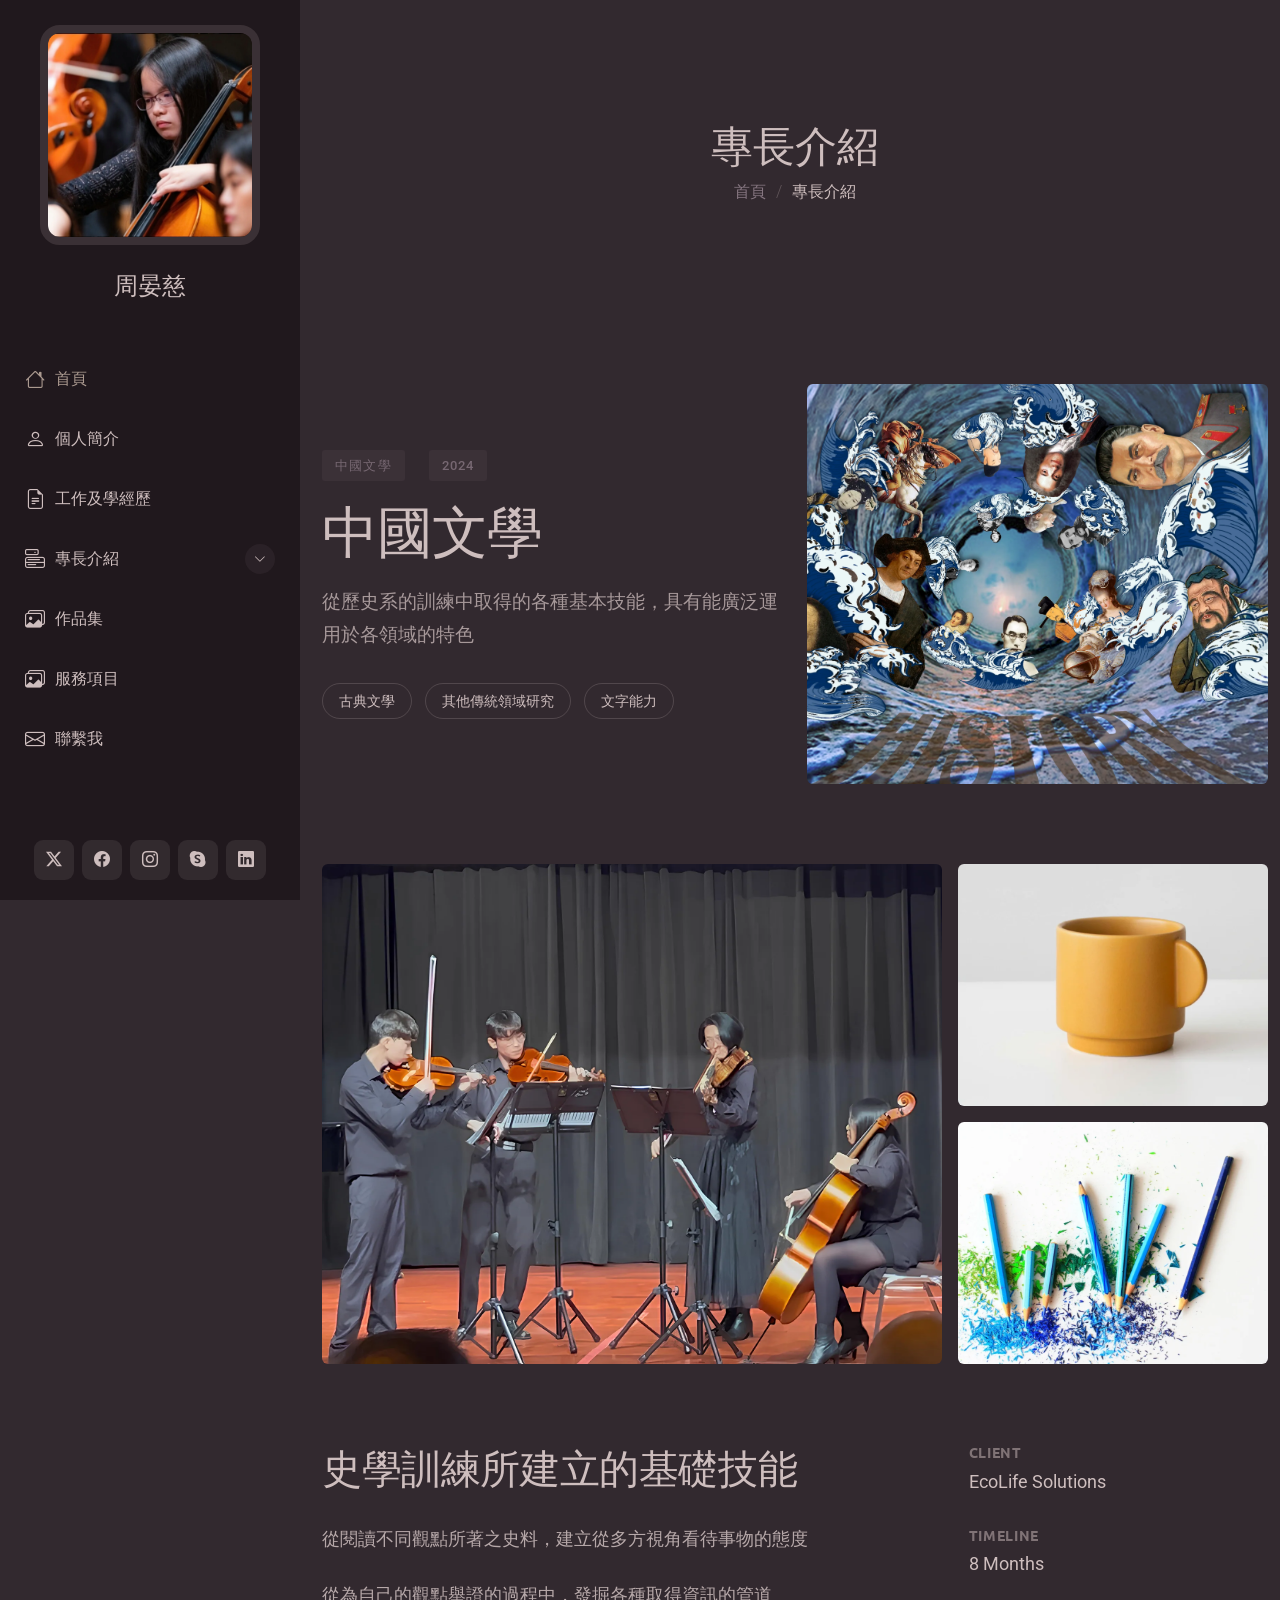
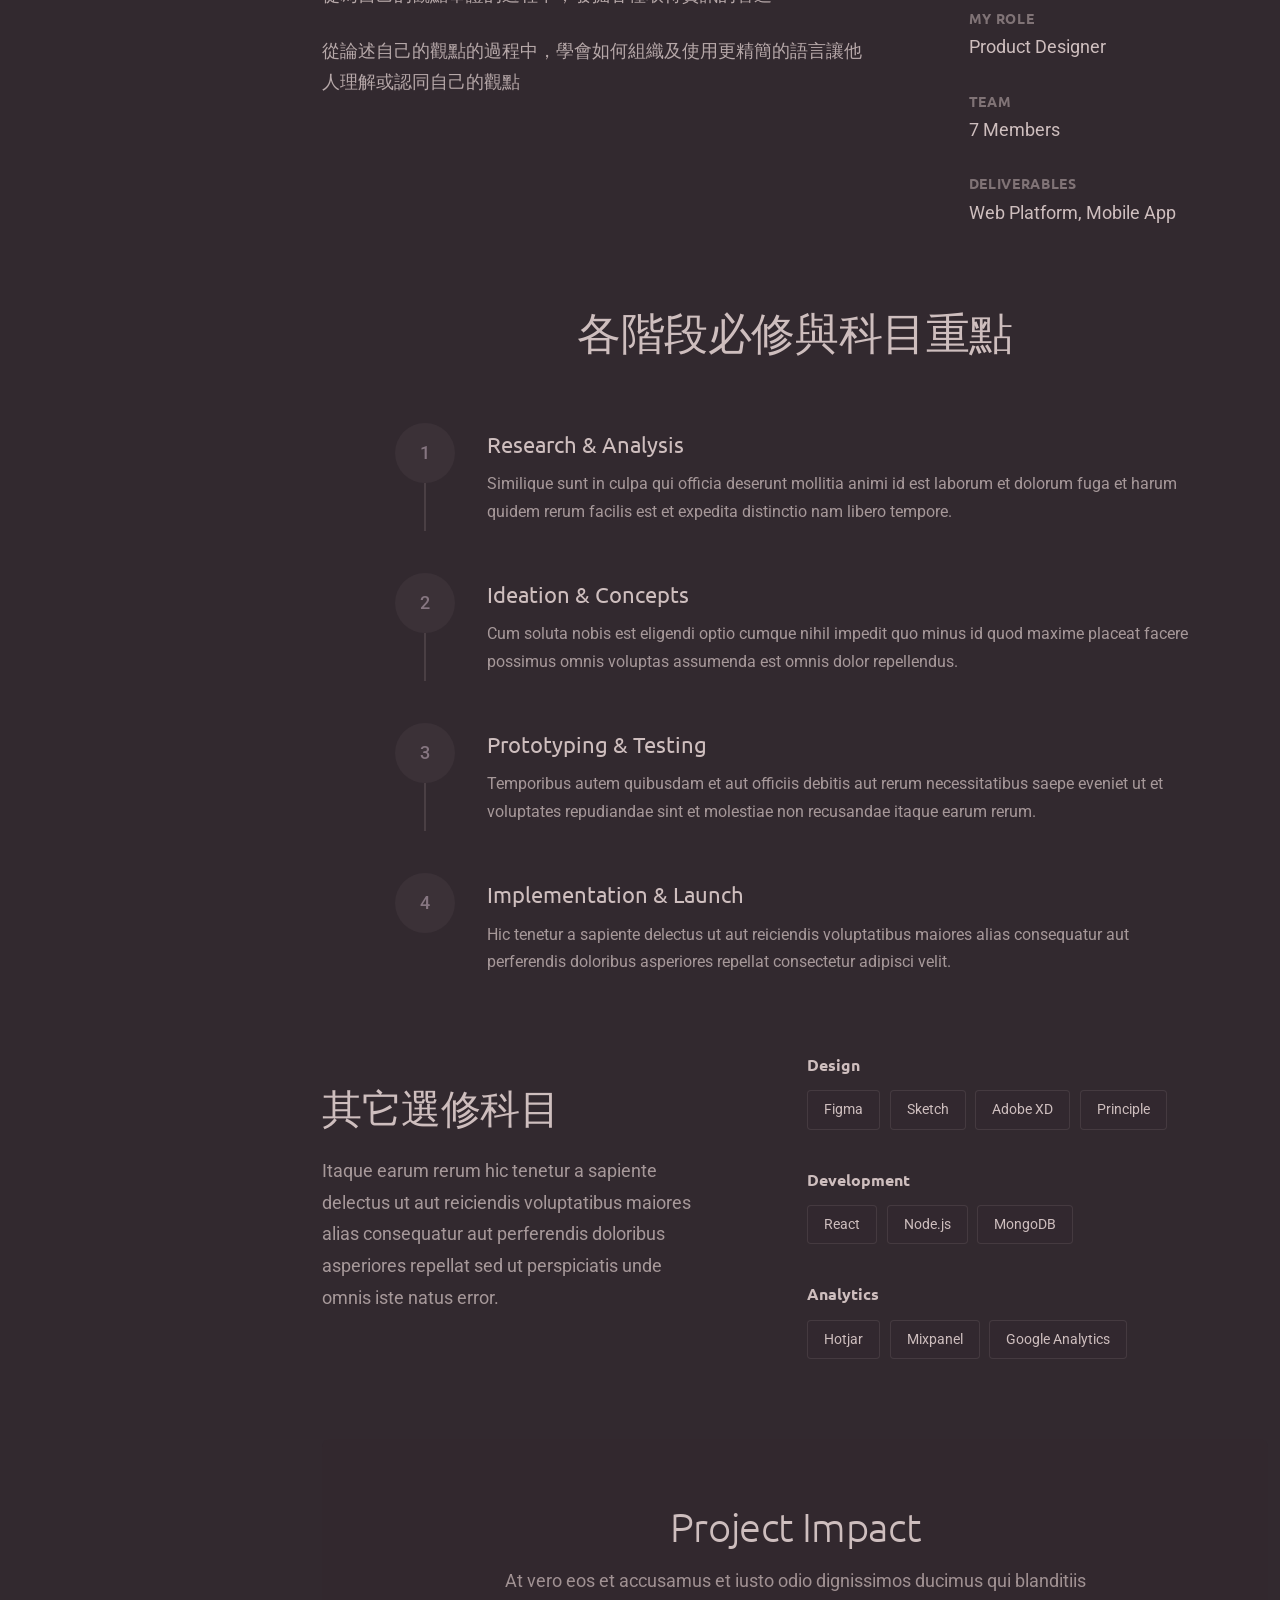
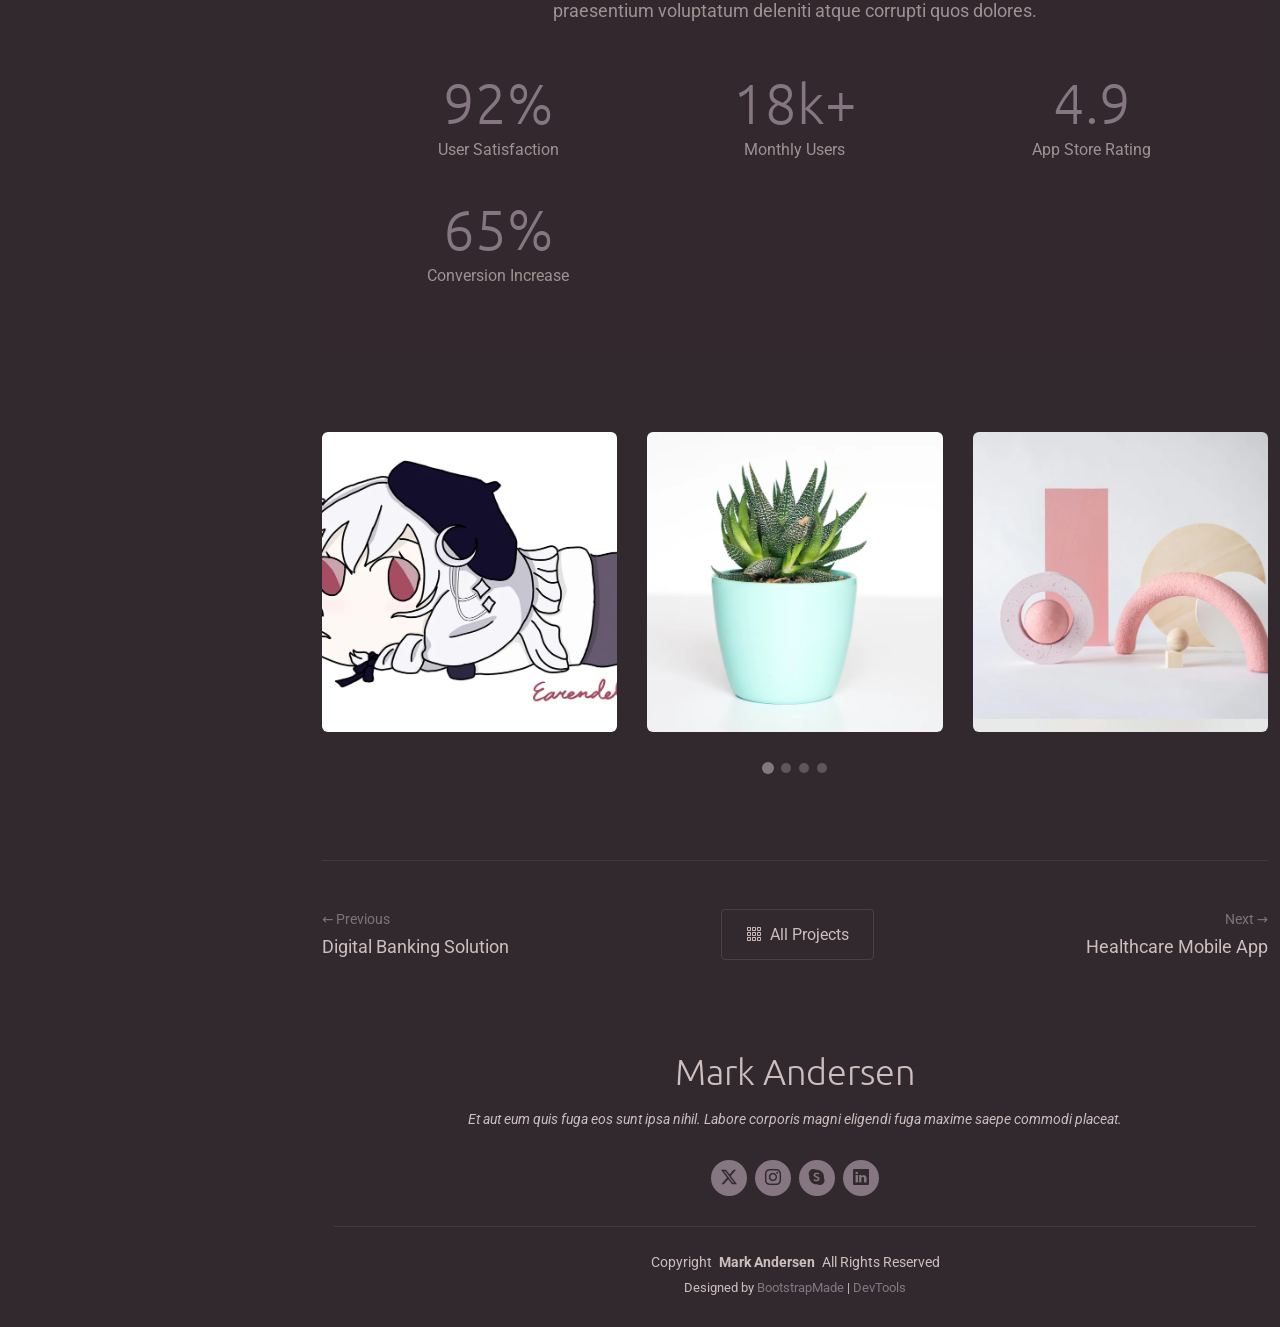
<file: portfolio-details chinese-literature.html>
<!DOCTYPE html>
<html lang="zh-Hant">

<head>
  <meta charset="utf-8">
  <meta content="width=device-width, initial-scale=1.0" name="viewport">
  <title>Portfolio Details - MyPage Bootstrap Template</title>
  <meta name="description" content="專長介紹">
  <meta name="keywords" content="歷史/中文/業餘音樂/文學創作">

  <!-- Favicons -->
  <link href="assets/img/favicon.png" rel="icon">
  <link href="assets/img/apple-touch-icon.png" rel="apple-touch-icon">

  <!-- Fonts -->
  <link href="https://fonts.googleapis.com" rel="preconnect">
  <link href="https://fonts.gstatic.com" rel="preconnect" crossorigin>
  <link href="https://fonts.googleapis.com/css2?family=Roboto:ital,wght@0,100;0,300;0,400;0,500;0,700;0,900;1,100;1,300;1,400;1,500;1,700;1,900&family=Raleway:ital,wght@0,100;0,200;0,300;0,400;0,500;0,600;0,700;0,800;0,900;1,100;1,200;1,300;1,400;1,500;1,600;1,700;1,800;1,900&family=Ubuntu:ital,wght@0,300;0,400;0,500;0,700;1,300;1,400;1,500;1,700&display=swap" rel="stylesheet">

  <!-- Vendor CSS Files -->
  <link href="assets/vendor/bootstrap/css/bootstrap.min.css" rel="stylesheet">
  <link href="assets/vendor/bootstrap-icons/bootstrap-icons.css" rel="stylesheet">
  <link href="assets/vendor/aos/aos.css" rel="stylesheet">
  <link href="assets/vendor/glightbox/css/glightbox.min.css" rel="stylesheet">
  <link href="assets/vendor/swiper/swiper-bundle.min.css" rel="stylesheet">

  <!-- Main CSS File -->
  <link href="assets/css/main.css" rel="stylesheet">

  <!-- =======================================================
  * Template Name: MyPage
  * Template URL: https://bootstrapmade.com/mypage-bootstrap-personal-template/
  * Updated: Sep 20 2025 with Bootstrap v5.3.8
  * Author: BootstrapMade.com
  * License: https://bootstrapmade.com/license/
  ======================================================== -->
</head>

<body class="portfolio-details-page">

  <header id="header" class="header dark-background d-flex flex-column justify-content-between">
    <i class="header-toggle d-xl-none bi bi-list"></i>

    <div class="header-top">
      <div class="profile-img">
        <img src="assets/img/profile/profile-square-14.webp" alt="" class="img-fluid">
      </div>

      <a href="index.html" class="logo d-flex align-items-center justify-content-center">
        <!-- Uncomment the line below if you also wish to use an image logo -->
        <!-- <img src="assets/img/logo.webp" alt=""> -->
        <h1 class="sitename">周晏慈</h1>
      </a>

    </div>

    <nav id="navmenu" class="navmenu">
      <ul>
        <li><a href="index.html#hero" class="active"><i class="bi bi-house navicon"></i>首頁</a></li>
        <li><a href="index.html#about"><i class="bi bi-person navicon"></i> 個人簡介</a></li>
        <li><a href="index.html#resume"><i class="bi bi-file-earmark-text navicon"></i> 工作及學經歷</a></li>
              <li class="dropdown"><a href="index.html#specialty"><i class="bi bi-menu-button navicon"></i><span>專長介紹</span> <i class="bi bi-chevron-down toggle-dropdown"></i></a>
          <ul>
            <li><a href="index.html#history">史學</a></li>
            <li><a href="index.html#chinese-literature">中國文學</a></li>
            <li><a href="index.html#creation">課餘創作</a></li>
            <li><a href="index.html#music">音樂</a></li>
          </ul>
        </li>
        <li><a href="index.html#portfolio"><i class="bi bi-images navicon"></i>作品集</a></li>
        <li><a href="index.html#service"><i class="bi bi-images navicon"></i> 服務項目</a></li>
        <li><a href="index.html#contact"><i class="bi bi-envelope navicon"></i> 聯繫我</a></li>
      </ul>
    </nav>

    <div class="social-links text-center">
      <a href="" class="twitter"><i class="bi bi-twitter-x"></i></a>
      <a href="#" class="facebook"><i class="bi bi-facebook"></i></a>
      <a href="https://www.instagram.com/melodychou1027?igsh=MTJ5NWxwanE3eXBvNQ%3D%3D&utm_source=qr" class="instagram" target="_blank"><i class="bi bi-instagram"></i></a>
      <a href="#" class="google-plus"><i class="bi bi-skype"></i></a>
      <a href="#" class="linkedin"><i class="bi bi-linkedin"></i></a>
    </div>

  </header>

  <main class="main">

    <!-- Page Title -->
    <div class="page-title light-background">
      <div class="container">
        <h1>專長介紹</h1>
        <nav class="breadcrumbs">
          <ol>
            <li><a href="index.html">首頁</a></li>
            <li class="current">專長介紹</li>
          </ol>
        </nav>
      </div>
    </div><!-- End Page Title -->

   <!-- Portfolio Details Section -->
    <section id="portfolio-details" class="portfolio-details section">

      <div class="container" data-aos="fade-up" data-aos-delay="100">

        <div class="hero-section">
          <div class="row align-items-center">
            <div class="col-lg-6" data-aos="fade-right">
              <div class="project-header">
                <div class="project-meta">
                  <span class="category">中國文學
                  </span>
                  <span class="year">2024</span>
                </div>
                <h1 class="project-title">中國文學</h1>
                <p class="project-summary">從歷史系的訓練中取得的各種基本技能，具有能廣泛運用於各領域的特色</p>
                <div class="project-tags">
                  <span class="tag">古典文學</span>
                  <span class="tag">其他傳統領域研究</span>
                  <span class="tag">文字能力</span>
                </div>
              </div>
            </div>
            <div class="col-lg-6" data-aos="fade-left" data-aos-delay="200">
              <div class="hero-image">
                <img src="assets/img/portfolio/portfolio-3.webp" alt="Project showcase" class="img-fluid" loading="lazy">
              </div>
            </div>
          </div>
        </div>

        <div class="visual-showcase" data-aos="fade-up" data-aos-delay="100">
          <div class="showcase-gallery">
            <div class="gallery-item large" data-aos="zoom-in" data-aos-delay="150">
              <img src="assets/img/portfolio/portfolio-7.webp" alt="Design showcase" class="img-fluid glightbox">
            </div>
            <div class="gallery-item" data-aos="fade-up" data-aos-delay="200">
              <img src="assets/img/portfolio/portfolio-5.webp" alt="Design showcase" class="img-fluid glightbox">
            </div>
            <div class="gallery-item" data-aos="fade-up" data-aos-delay="250">
              <img src="assets/img/portfolio/portfolio-8.webp" alt="Design showcase" class="img-fluid glightbox">
            </div>
          </div>
        </div>

        <div class="content-section">
          <div class="row">
            <div class="col-lg-7" data-aos="fade-up" data-aos-delay="100">
              <div class="main-content">
                <h2>史學訓練所建立的基礎技能</h2>
                <p>從閱讀不同觀點所著之史料，建立從多方視角看待事物的態度</p>
                <p>從為自己的觀點舉證的過程中，發掘各種取得資訊的管道</p>
                <p>從論述自己的觀點的過程中，學會如何組織及使用更精簡的語言讓他人理解或認同自己的觀點</p>
              </div>
            </div>
            <div class="col-lg-4 offset-lg-1" data-aos="fade-up" data-aos-delay="200">
              <div class="project-specs">
                <div class="spec-item">
                  <h5>Client</h5>
                  <p>EcoLife Solutions</p>
                </div>
                <div class="spec-item">
                  <h5>Timeline</h5>
                  <p>8 Months</p>
                </div>
                <div class="spec-item">
                  <h5>My Role</h5>
                  <p>Product Designer</p>
                </div>
                <div class="spec-item">
                  <h5>Team</h5>
                  <p>7 Members</p>
                </div>
                <div class="spec-item">
                  <h5>Deliverables</h5>
                  <p>Web Platform, Mobile App</p>
                </div>
              </div>
            </div>
          </div>
        </div>

        <div class="process-timeline" data-aos="fade-up" data-aos-delay="100">
          <div class="timeline-header">
            <h2>各階段必修與科目重點</h2>
          </div>
          <div class="timeline-steps">
            <div class="timeline-item" data-aos="fade-up" data-aos-delay="150">
              <div class="step-marker">
                <span class="step-number">1</span>
              </div>
              <div class="step-content">
                <h4>Research &amp; Analysis</h4>
                <p>Similique sunt in culpa qui officia deserunt mollitia animi id est laborum et dolorum fuga et harum quidem rerum facilis est et expedita distinctio nam libero tempore.</p>
              </div>
            </div>
            <div class="timeline-item" data-aos="fade-up" data-aos-delay="200">
              <div class="step-marker">
                <span class="step-number">2</span>
              </div>
              <div class="step-content">
                <h4>Ideation &amp; Concepts</h4>
                <p>Cum soluta nobis est eligendi optio cumque nihil impedit quo minus id quod maxime placeat facere possimus omnis voluptas assumenda est omnis dolor repellendus.</p>
              </div>
            </div>
            <div class="timeline-item" data-aos="fade-up" data-aos-delay="250">
              <div class="step-marker">
                <span class="step-number">3</span>
              </div>
              <div class="step-content">
                <h4>Prototyping &amp; Testing</h4>
                <p>Temporibus autem quibusdam et aut officiis debitis aut rerum necessitatibus saepe eveniet ut et voluptates repudiandae sint et molestiae non recusandae itaque earum rerum.</p>
              </div>
            </div>
            <div class="timeline-item" data-aos="fade-up" data-aos-delay="300">
              <div class="step-marker">
                <span class="step-number">4</span>
              </div>
              <div class="step-content">
                <h4>Implementation &amp; Launch</h4>
                <p>Hic tenetur a sapiente delectus ut aut reiciendis voluptatibus maiores alias consequatur aut perferendis doloribus asperiores repellat consectetur adipisci velit.</p>
              </div>
            </div>
          </div>
        </div>

        <div class="tools-section" data-aos="fade-up" data-aos-delay="100">
          <div class="row align-items-center">
            <div class="col-lg-5">
              <h2>其它選修科目</h2>
              <p>Itaque earum rerum hic tenetur a sapiente delectus ut aut reiciendis voluptatibus maiores alias consequatur aut perferendis doloribus asperiores repellat sed ut perspiciatis unde omnis iste natus error.</p>
            </div>
            <div class="col-lg-6 offset-lg-1">
              <div class="tools-grid">
                <div class="tool-category" data-aos="fade-up" data-aos-delay="150">
                  <h5>Design</h5>
                  <div class="tool-list">
                    <span class="tool-item">Figma</span>
                    <span class="tool-item">Sketch</span>
                    <span class="tool-item">Adobe XD</span>
                    <span class="tool-item">Principle</span>
                  </div>
                </div>
                <div class="tool-category" data-aos="fade-up" data-aos-delay="200">
                  <h5>Development</h5>
                  <div class="tool-list">
                    <span class="tool-item">React</span>
                    <span class="tool-item">Node.js</span>
                    <span class="tool-item">MongoDB</span>
                  </div>
                </div>
                <div class="tool-category" data-aos="fade-up" data-aos-delay="250">
                  <h5>Analytics</h5>
                  <div class="tool-list">
                    <span class="tool-item">Hotjar</span>
                    <span class="tool-item">Mixpanel</span>
                    <span class="tool-item">Google Analytics</span>
                  </div>
                </div>
              </div>
            </div>
          </div>
        </div>

        <div class="impact-metrics" data-aos="fade-up" data-aos-delay="100">
          <div class="metrics-container">
            <div class="metrics-header">
              <h2>Project Impact</h2>
              <p>At vero eos et accusamus et iusto odio dignissimos ducimus qui blanditiis praesentium voluptatum deleniti atque corrupti quos dolores.</p>
            </div>
            <div class="metrics-grid">
              <div class="metric-card" data-aos="fade-up" data-aos-delay="150">
                <div class="metric-value">92%</div>
                <div class="metric-label">User Satisfaction</div>
              </div>
              <div class="metric-card" data-aos="fade-up" data-aos-delay="200">
                <div class="metric-value">18k+</div>
                <div class="metric-label">Monthly Users</div>
              </div>
              <div class="metric-card" data-aos="fade-up" data-aos-delay="250">
                <div class="metric-value">4.9</div>
                <div class="metric-label">App Store Rating</div>
              </div>
              <div class="metric-card" data-aos="fade-up" data-aos-delay="300">
                <div class="metric-value">65%</div>
                <div class="metric-label">Conversion Increase</div>
              </div>
            </div>
          </div>
        </div>

        <div class="additional-gallery" data-aos="fade-up" data-aos-delay="100">
          <div class="gallery-slider swiper init-swiper">
            <script type="application/json" class="swiper-config">
              {
                "loop": true,
                "speed": 600,
                "autoplay": {
                  "delay": 4000
                },
                "slidesPerView": 1,
                "spaceBetween": 30,
                "breakpoints": {
                  "768": {
                    "slidesPerView": 2
                  },
                  "1200": {
                    "slidesPerView": 3
                  }
                },
                "pagination": {
                  "el": ".swiper-pagination",
                  "type": "bullets",
                  "clickable": true
                }
              }
            </script>
            <div class="swiper-wrapper">
              <div class="swiper-slide">
                <img src="assets/img/portfolio/portfolio-12.webp" alt="Project detail" class="img-fluid glightbox" loading="lazy">
              </div>
              <div class="swiper-slide">
                <img src="assets/img/portfolio/portfolio-2.webp" alt="Project detail" class="img-fluid glightbox" loading="lazy">
              </div>
              <div class="swiper-slide">
                <img src="assets/img/portfolio/portfolio-6.webp" alt="Project detail" class="img-fluid glightbox" loading="lazy">
              </div>
              <div class="swiper-slide">
                <img src="assets/img/portfolio/portfolio-10.webp" alt="Project detail" class="img-fluid glightbox" loading="lazy">
              </div>
            </div>
            <div class="swiper-pagination"></div>
          </div>
        </div>

        <div class="project-nav" data-aos="fade-up" data-aos-delay="100">
          <div class="nav-wrapper">
            <a href="#" class="nav-link prev-project">
              <div class="nav-content">
                <span class="nav-direction">← Previous</span>
                <span class="nav-title">Digital Banking Solution</span>
              </div>
            </a>
            <a href="#" class="nav-link all-projects">
              <i class="bi bi-grid-3x3-gap"></i>
              <span>All Projects</span>
            </a>
            <a href="#" class="nav-link next-project">
              <div class="nav-content">
                <span class="nav-direction">Next →</span>
                <span class="nav-title">Healthcare Mobile App</span>
              </div>
            </a>
          </div>
        </div>

      </div>

    </section><!-- /Portfolio Details Section -->

  </main>

  <footer id="footer" class="footer light-background">
    
<div class="container">
      <h3 class="sitename">Mark Andersen</h3>
      <p>Et aut eum quis fuga eos sunt ipsa nihil. Labore corporis magni eligendi fuga maxime saepe commodi placeat.</p>
      <div class="social-links d-flex justify-content-center">
        <a href=""><i class="bi bi-twitter-x"></i></a>
        <a href="https://www.instagram.com/melodychou1027?igsh=MTJ5NWxwanE3eXBvNQ%3D%3D&utm_source=qr"><i class="bi bi-instagram" target="_bl"></i></a>
        <a href=""><i class="bi bi-skype"></i></a>
        <a href=""><i class="bi bi-linkedin"></i></a>
      </div>
      <div class="container">
        <div class="copyright">
          <span>Copyright</span> <strong class="px-1 sitename">Mark Andersen</strong> <span>All Rights Reserved</span>
        </div>
        <div class="credits">
          <!-- All the links in the footer should remain intact. -->
          <!-- You can delete the links only if you've purchased the pro version. -->
          <!-- Licensing information: https://bootstrapmade.com/license/ -->
          <!-- Purchase the pro version with working PHP/AJAX contact form: [buy-url] -->
          Designed by <a href="https://bootstrapmade.com/">BootstrapMade</a> | <a href="https://bootstrapmade.com/tools/">DevTools</a>
        </div>
      </div>
    </div>
  </footer>

  <!-- Scroll Top -->
  <a href="#" id="scroll-top" class="scroll-top d-flex align-items-center justify-content-center"><i class="bi bi-arrow-up-short"></i></a>

  <!-- Preloader -->
  <div id="preloader"></div>

  <!-- Vendor JS Files -->
  <script src="assets/vendor/bootstrap/js/bootstrap.bundle.min.js"></script>
  <script src="assets/vendor/php-email-form/validate.js"></script>
  <script src="assets/vendor/aos/aos.js"></script>
  <script src="assets/vendor/purecounter/purecounter_vanilla.js"></script>
  <script src="assets/vendor/typed.js/typed.umd.js"></script>
  <script src="assets/vendor/waypoints/noframework.waypoints.js"></script>
  <script src="assets/vendor/imagesloaded/imagesloaded.pkgd.min.js"></script>
  <script src="assets/vendor/isotope-layout/isotope.pkgd.min.js"></script>
  <script src="assets/vendor/glightbox/js/glightbox.min.js"></script>
  <script src="assets/vendor/swiper/swiper-bundle.min.js"></script>

  <!-- Main JS File -->
  <script src="assets/js/main.js"></script>

</body>

</html>
</file>
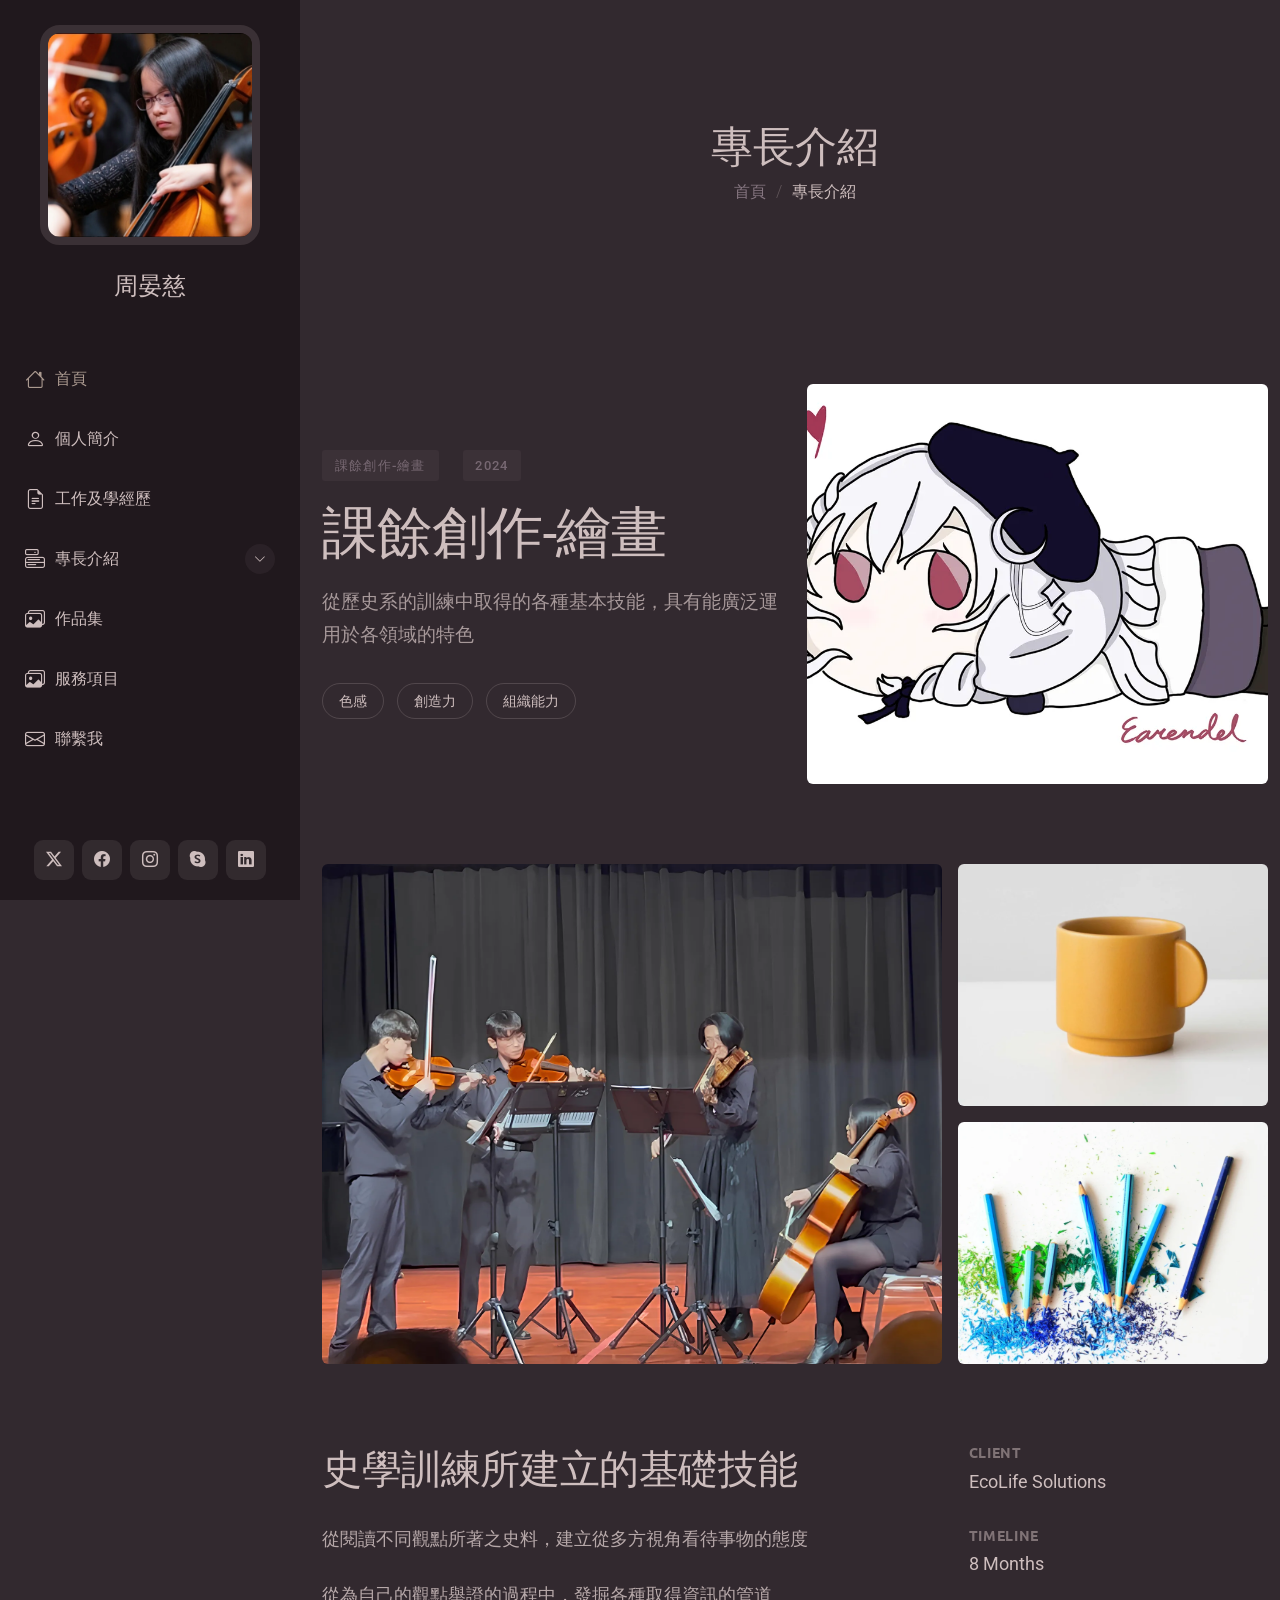
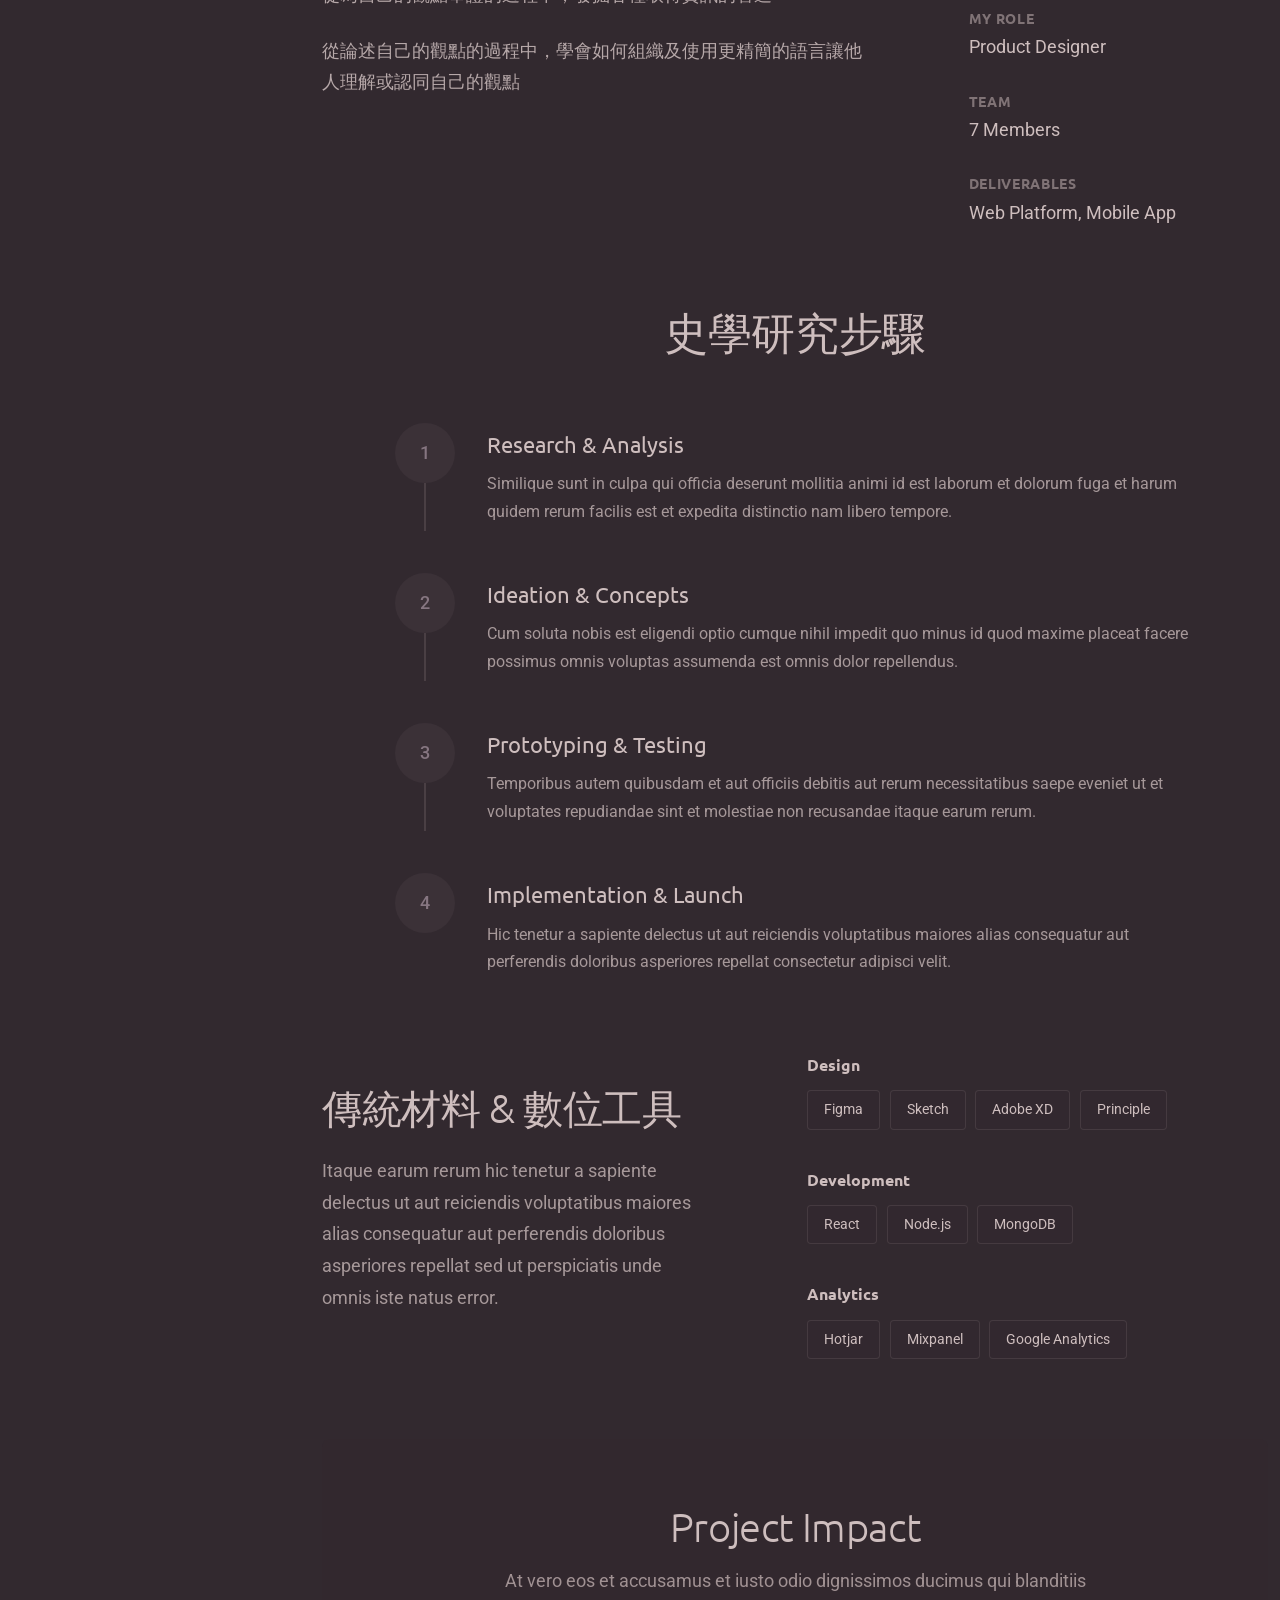
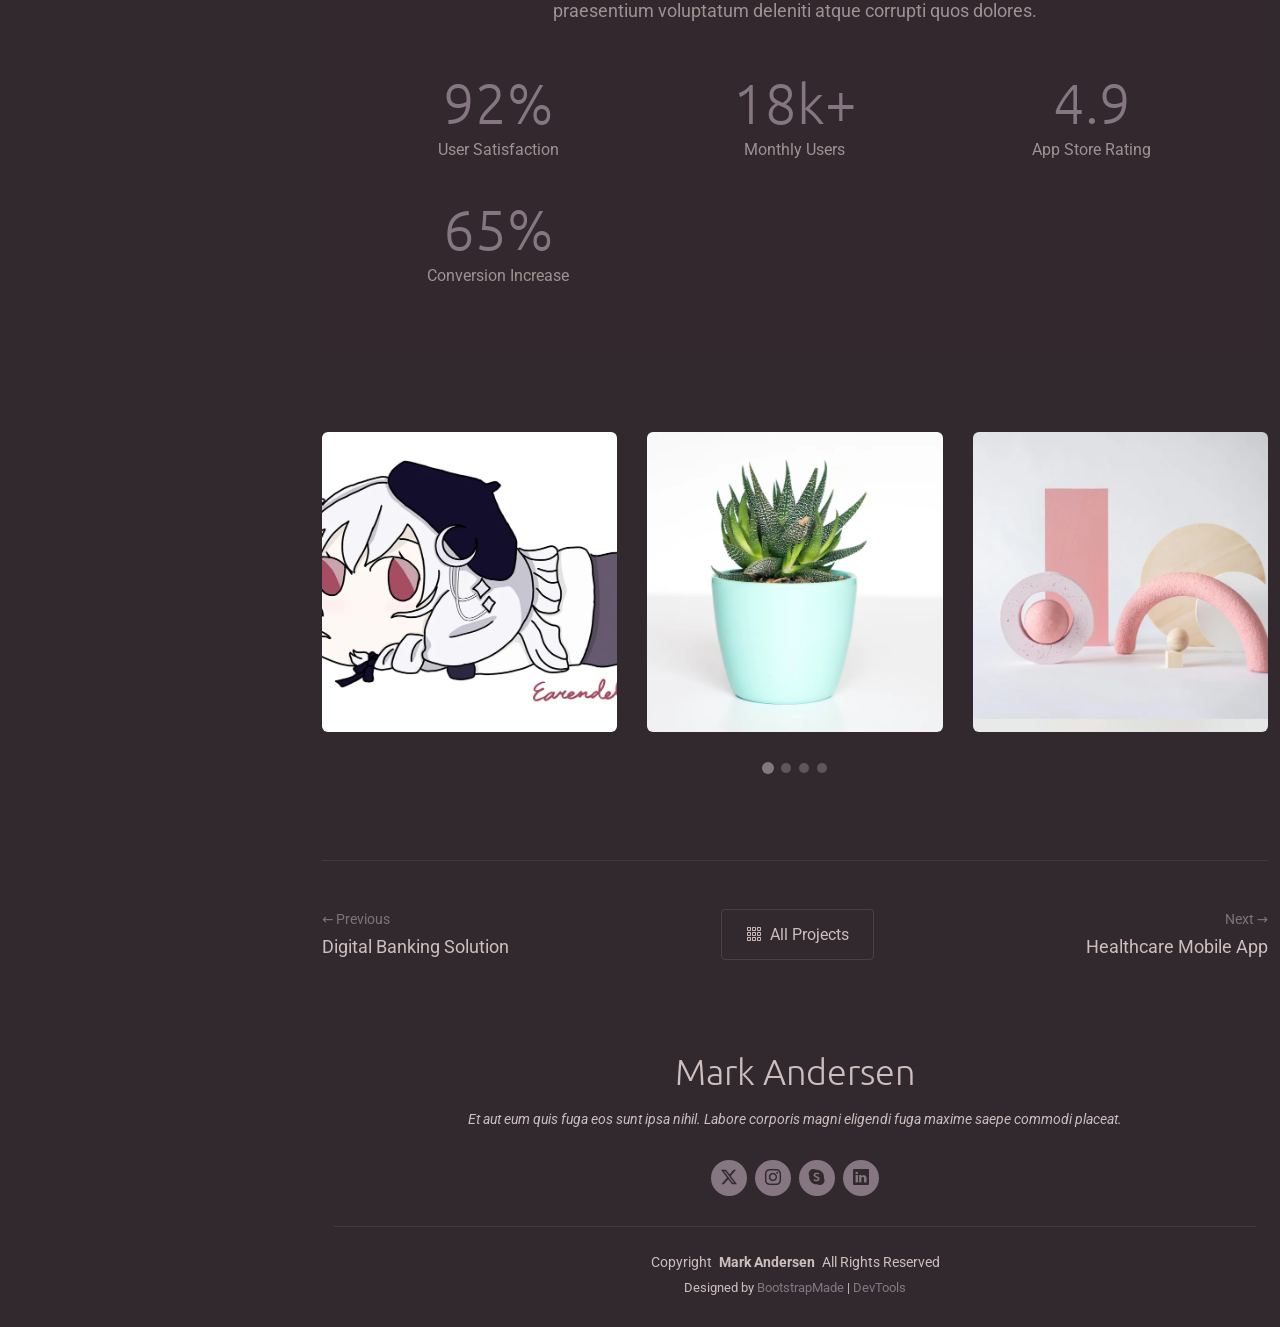
<file: portfolio-details creation.html>
<!DOCTYPE html>
<html lang="zh-Hant">

<head>
  <meta charset="utf-8">
  <meta content="width=device-width, initial-scale=1.0" name="viewport">
  <title>Portfolio Details - MyPage Bootstrap Template</title>
  <meta name="description" content="專長介紹">
  <meta name="keywords" content="歷史/中文/業餘音樂/文學創作">

  <!-- Favicons -->
  <link href="assets/img/favicon.png" rel="icon">
  <link href="assets/img/apple-touch-icon.png" rel="apple-touch-icon">

  <!-- Fonts -->
  <link href="https://fonts.googleapis.com" rel="preconnect">
  <link href="https://fonts.gstatic.com" rel="preconnect" crossorigin>
  <link href="https://fonts.googleapis.com/css2?family=Roboto:ital,wght@0,100;0,300;0,400;0,500;0,700;0,900;1,100;1,300;1,400;1,500;1,700;1,900&family=Raleway:ital,wght@0,100;0,200;0,300;0,400;0,500;0,600;0,700;0,800;0,900;1,100;1,200;1,300;1,400;1,500;1,600;1,700;1,800;1,900&family=Ubuntu:ital,wght@0,300;0,400;0,500;0,700;1,300;1,400;1,500;1,700&display=swap" rel="stylesheet">

  <!-- Vendor CSS Files -->
  <link href="assets/vendor/bootstrap/css/bootstrap.min.css" rel="stylesheet">
  <link href="assets/vendor/bootstrap-icons/bootstrap-icons.css" rel="stylesheet">
  <link href="assets/vendor/aos/aos.css" rel="stylesheet">
  <link href="assets/vendor/glightbox/css/glightbox.min.css" rel="stylesheet">
  <link href="assets/vendor/swiper/swiper-bundle.min.css" rel="stylesheet">

  <!-- Main CSS File -->
  <link href="assets/css/main.css" rel="stylesheet">

  <!-- =======================================================
  * Template Name: MyPage
  * Template URL: https://bootstrapmade.com/mypage-bootstrap-personal-template/
  * Updated: Sep 20 2025 with Bootstrap v5.3.8
  * Author: BootstrapMade.com
  * License: https://bootstrapmade.com/license/
  ======================================================== -->
</head>

<body class="portfolio-details-page">

  <header id="header" class="header dark-background d-flex flex-column justify-content-between">
    <i class="header-toggle d-xl-none bi bi-list"></i>

    <div class="header-top">
      <div class="profile-img">
        <img src="assets/img/profile/profile-square-14.webp" alt="" class="img-fluid">
      </div>

      <a href="index.html" class="logo d-flex align-items-center justify-content-center">
        <!-- Uncomment the line below if you also wish to use an image logo -->
        <!-- <img src="assets/img/logo.webp" alt=""> -->
        <h1 class="sitename">周晏慈</h1>
      </a>

    </div>

    <nav id="navmenu" class="navmenu">
      <ul>
        <li><a href="index.html#hero" class="active"><i class="bi bi-house navicon"></i>首頁</a></li>
        <li><a href="index.html#about"><i class="bi bi-person navicon"></i> 個人簡介</a></li>
        <li><a href="index.html#resume"><i class="bi bi-file-earmark-text navicon"></i> 工作及學經歷</a></li>
              <li class="dropdown"><a href="index.html#specialty"><i class="bi bi-menu-button navicon"></i><span>專長介紹</span> <i class="bi bi-chevron-down toggle-dropdown"></i></a>
          <ul>
            <li><a href="index.html#history">史學</a></li>
            <li><a href="index.html#chinese-literature">中國文學</a></li>
            <li><a href="index.html#creation">課餘創作</a></li>
            <li><a href="index.html#music">音樂</a></li>
          </ul>
        </li>
        <li><a href="index.html#portfolio"><i class="bi bi-images navicon"></i>作品集</a></li>
        <li><a href="index.html#service"><i class="bi bi-images navicon"></i> 服務項目</a></li>
        <li><a href="index.html#contact"><i class="bi bi-envelope navicon"></i> 聯繫我</a></li>
      </ul>
    </nav>

    <div class="social-links text-center">
      <a href="" class="twitter"><i class="bi bi-twitter-x"></i></a>
      <a href="#" class="facebook"><i class="bi bi-facebook"></i></a>
      <a href="https://www.instagram.com/melodychou1027?igsh=MTJ5NWxwanE3eXBvNQ%3D%3D&utm_source=qr" class="instagram" target="_blank"><i class="bi bi-instagram"></i></a>
      <a href="#" class="google-plus"><i class="bi bi-skype"></i></a>
      <a href="#" class="linkedin"><i class="bi bi-linkedin"></i></a>
    </div>

  </header>

  <main class="main">

    <!-- Page Title -->
    <div class="page-title light-background">
      <div class="container">
        <h1>專長介紹</h1>
        <nav class="breadcrumbs">
          <ol>
            <li><a href="index.html">首頁</a></li>
            <li class="current">專長介紹</li>
          </ol>
        </nav>
      </div>
    </div><!-- End Page Title -->

   <!-- Portfolio Details Section -->
    <section id="portfolio-details" class="portfolio-details section">

      <div class="container" data-aos="fade-up" data-aos-delay="100">

        <div class="hero-section">
          <div class="row align-items-center">
            <div class="col-lg-6" data-aos="fade-right">
              <div class="project-header">
                <div class="project-meta">
                  <span class="category">課餘創作-繪畫
                  </span>
                  <span class="year">2024</span>
                </div>
                <h1 class="project-title">課餘創作-繪畫</h1>
                <p class="project-summary">從歷史系的訓練中取得的各種基本技能，具有能廣泛運用於各領域的特色</p>
                <div class="project-tags">
                  <span class="tag">色感</span>
                  <span class="tag">創造力</span>
                  <span class="tag">組織能力</span>
                </div>
              </div>
            </div>
            <div class="col-lg-6" data-aos="fade-left" data-aos-delay="200">
              <div class="hero-image">
                <img src="assets/img/portfolio/portfolio-12.webp" alt="Project showcase" class="img-fluid" loading="lazy">
              </div>
            </div>
          </div>
        </div>

        <div class="visual-showcase" data-aos="fade-up" data-aos-delay="100">
          <div class="showcase-gallery">
            <div class="gallery-item large" data-aos="zoom-in" data-aos-delay="150">
              <img src="assets/img/portfolio/portfolio-7.webp" alt="Design showcase" class="img-fluid glightbox">
            </div>
            <div class="gallery-item" data-aos="fade-up" data-aos-delay="200">
              <img src="assets/img/portfolio/portfolio-5.webp" alt="Design showcase" class="img-fluid glightbox">
            </div>
            <div class="gallery-item" data-aos="fade-up" data-aos-delay="250">
              <img src="assets/img/portfolio/portfolio-8.webp" alt="Design showcase" class="img-fluid glightbox">
            </div>
          </div>
        </div>

        <div class="content-section">
          <div class="row">
            <div class="col-lg-7" data-aos="fade-up" data-aos-delay="100">
              <div class="main-content">
                <h2>史學訓練所建立的基礎技能</h2>
                <p>從閱讀不同觀點所著之史料，建立從多方視角看待事物的態度</p>
                <p>從為自己的觀點舉證的過程中，發掘各種取得資訊的管道</p>
                <p>從論述自己的觀點的過程中，學會如何組織及使用更精簡的語言讓他人理解或認同自己的觀點</p>
              </div>
            </div>
            <div class="col-lg-4 offset-lg-1" data-aos="fade-up" data-aos-delay="200">
              <div class="project-specs">
                <div class="spec-item">
                  <h5>Client</h5>
                  <p>EcoLife Solutions</p>
                </div>
                <div class="spec-item">
                  <h5>Timeline</h5>
                  <p>8 Months</p>
                </div>
                <div class="spec-item">
                  <h5>My Role</h5>
                  <p>Product Designer</p>
                </div>
                <div class="spec-item">
                  <h5>Team</h5>
                  <p>7 Members</p>
                </div>
                <div class="spec-item">
                  <h5>Deliverables</h5>
                  <p>Web Platform, Mobile App</p>
                </div>
              </div>
            </div>
          </div>
        </div>

        <div class="process-timeline" data-aos="fade-up" data-aos-delay="100">
          <div class="timeline-header">
            <h2>史學研究步驟</h2>
          </div>
          <div class="timeline-steps">
            <div class="timeline-item" data-aos="fade-up" data-aos-delay="150">
              <div class="step-marker">
                <span class="step-number">1</span>
              </div>
              <div class="step-content">
                <h4>Research &amp; Analysis</h4>
                <p>Similique sunt in culpa qui officia deserunt mollitia animi id est laborum et dolorum fuga et harum quidem rerum facilis est et expedita distinctio nam libero tempore.</p>
              </div>
            </div>
            <div class="timeline-item" data-aos="fade-up" data-aos-delay="200">
              <div class="step-marker">
                <span class="step-number">2</span>
              </div>
              <div class="step-content">
                <h4>Ideation &amp; Concepts</h4>
                <p>Cum soluta nobis est eligendi optio cumque nihil impedit quo minus id quod maxime placeat facere possimus omnis voluptas assumenda est omnis dolor repellendus.</p>
              </div>
            </div>
            <div class="timeline-item" data-aos="fade-up" data-aos-delay="250">
              <div class="step-marker">
                <span class="step-number">3</span>
              </div>
              <div class="step-content">
                <h4>Prototyping &amp; Testing</h4>
                <p>Temporibus autem quibusdam et aut officiis debitis aut rerum necessitatibus saepe eveniet ut et voluptates repudiandae sint et molestiae non recusandae itaque earum rerum.</p>
              </div>
            </div>
            <div class="timeline-item" data-aos="fade-up" data-aos-delay="300">
              <div class="step-marker">
                <span class="step-number">4</span>
              </div>
              <div class="step-content">
                <h4>Implementation &amp; Launch</h4>
                <p>Hic tenetur a sapiente delectus ut aut reiciendis voluptatibus maiores alias consequatur aut perferendis doloribus asperiores repellat consectetur adipisci velit.</p>
              </div>
            </div>
          </div>
        </div>

        <div class="tools-section" data-aos="fade-up" data-aos-delay="100">
          <div class="row align-items-center">
            <div class="col-lg-5">
              <h2>傳統材料 &amp; 數位工具</h2>
              <p>Itaque earum rerum hic tenetur a sapiente delectus ut aut reiciendis voluptatibus maiores alias consequatur aut perferendis doloribus asperiores repellat sed ut perspiciatis unde omnis iste natus error.</p>
            </div>
            <div class="col-lg-6 offset-lg-1">
              <div class="tools-grid">
                <div class="tool-category" data-aos="fade-up" data-aos-delay="150">
                  <h5>Design</h5>
                  <div class="tool-list">
                    <span class="tool-item">Figma</span>
                    <span class="tool-item">Sketch</span>
                    <span class="tool-item">Adobe XD</span>
                    <span class="tool-item">Principle</span>
                  </div>
                </div>
                <div class="tool-category" data-aos="fade-up" data-aos-delay="200">
                  <h5>Development</h5>
                  <div class="tool-list">
                    <span class="tool-item">React</span>
                    <span class="tool-item">Node.js</span>
                    <span class="tool-item">MongoDB</span>
                  </div>
                </div>
                <div class="tool-category" data-aos="fade-up" data-aos-delay="250">
                  <h5>Analytics</h5>
                  <div class="tool-list">
                    <span class="tool-item">Hotjar</span>
                    <span class="tool-item">Mixpanel</span>
                    <span class="tool-item">Google Analytics</span>
                  </div>
                </div>
              </div>
            </div>
          </div>
        </div>

        <div class="impact-metrics" data-aos="fade-up" data-aos-delay="100">
          <div class="metrics-container">
            <div class="metrics-header">
              <h2>Project Impact</h2>
              <p>At vero eos et accusamus et iusto odio dignissimos ducimus qui blanditiis praesentium voluptatum deleniti atque corrupti quos dolores.</p>
            </div>
            <div class="metrics-grid">
              <div class="metric-card" data-aos="fade-up" data-aos-delay="150">
                <div class="metric-value">92%</div>
                <div class="metric-label">User Satisfaction</div>
              </div>
              <div class="metric-card" data-aos="fade-up" data-aos-delay="200">
                <div class="metric-value">18k+</div>
                <div class="metric-label">Monthly Users</div>
              </div>
              <div class="metric-card" data-aos="fade-up" data-aos-delay="250">
                <div class="metric-value">4.9</div>
                <div class="metric-label">App Store Rating</div>
              </div>
              <div class="metric-card" data-aos="fade-up" data-aos-delay="300">
                <div class="metric-value">65%</div>
                <div class="metric-label">Conversion Increase</div>
              </div>
            </div>
          </div>
        </div>

        <div class="additional-gallery" data-aos="fade-up" data-aos-delay="100">
          <div class="gallery-slider swiper init-swiper">
            <script type="application/json" class="swiper-config">
              {
                "loop": true,
                "speed": 600,
                "autoplay": {
                  "delay": 4000
                },
                "slidesPerView": 1,
                "spaceBetween": 30,
                "breakpoints": {
                  "768": {
                    "slidesPerView": 2
                  },
                  "1200": {
                    "slidesPerView": 3
                  }
                },
                "pagination": {
                  "el": ".swiper-pagination",
                  "type": "bullets",
                  "clickable": true
                }
              }
            </script>
            <div class="swiper-wrapper">
              <div class="swiper-slide">
                <img src="assets/img/portfolio/portfolio-12.webp" alt="Project detail" class="img-fluid glightbox" loading="lazy">
              </div>
              <div class="swiper-slide">
                <img src="assets/img/portfolio/portfolio-2.webp" alt="Project detail" class="img-fluid glightbox" loading="lazy">
              </div>
              <div class="swiper-slide">
                <img src="assets/img/portfolio/portfolio-6.webp" alt="Project detail" class="img-fluid glightbox" loading="lazy">
              </div>
              <div class="swiper-slide">
                <img src="assets/img/portfolio/portfolio-10.webp" alt="Project detail" class="img-fluid glightbox" loading="lazy">
              </div>
            </div>
            <div class="swiper-pagination"></div>
          </div>
        </div>

        <div class="project-nav" data-aos="fade-up" data-aos-delay="100">
          <div class="nav-wrapper">
            <a href="#" class="nav-link prev-project">
              <div class="nav-content">
                <span class="nav-direction">← Previous</span>
                <span class="nav-title">Digital Banking Solution</span>
              </div>
            </a>
            <a href="#" class="nav-link all-projects">
              <i class="bi bi-grid-3x3-gap"></i>
              <span>All Projects</span>
            </a>
            <a href="#" class="nav-link next-project">
              <div class="nav-content">
                <span class="nav-direction">Next →</span>
                <span class="nav-title">Healthcare Mobile App</span>
              </div>
            </a>
          </div>
        </div>

      </div>

    </section><!-- /Portfolio Details Section -->

  </main>

  <footer id="footer" class="footer light-background">
    
<div class="container">
      <h3 class="sitename">Mark Andersen</h3>
      <p>Et aut eum quis fuga eos sunt ipsa nihil. Labore corporis magni eligendi fuga maxime saepe commodi placeat.</p>
      <div class="social-links d-flex justify-content-center">
        <a href=""><i class="bi bi-twitter-x"></i></a>
        <a href="https://www.instagram.com/melodychou1027?igsh=MTJ5NWxwanE3eXBvNQ%3D%3D&utm_source=qr"><i class="bi bi-instagram" target="_bl"></i></a>
        <a href=""><i class="bi bi-skype"></i></a>
        <a href=""><i class="bi bi-linkedin"></i></a>
      </div>
      <div class="container">
        <div class="copyright">
          <span>Copyright</span> <strong class="px-1 sitename">Mark Andersen</strong> <span>All Rights Reserved</span>
        </div>
        <div class="credits">
          <!-- All the links in the footer should remain intact. -->
          <!-- You can delete the links only if you've purchased the pro version. -->
          <!-- Licensing information: https://bootstrapmade.com/license/ -->
          <!-- Purchase the pro version with working PHP/AJAX contact form: [buy-url] -->
          Designed by <a href="https://bootstrapmade.com/">BootstrapMade</a> | <a href="https://bootstrapmade.com/tools/">DevTools</a>
        </div>
      </div>
    </div>
  </footer>

  <!-- Scroll Top -->
  <a href="#" id="scroll-top" class="scroll-top d-flex align-items-center justify-content-center"><i class="bi bi-arrow-up-short"></i></a>

  <!-- Preloader -->
  <div id="preloader"></div>

  <!-- Vendor JS Files -->
  <script src="assets/vendor/bootstrap/js/bootstrap.bundle.min.js"></script>
  <script src="assets/vendor/php-email-form/validate.js"></script>
  <script src="assets/vendor/aos/aos.js"></script>
  <script src="assets/vendor/purecounter/purecounter_vanilla.js"></script>
  <script src="assets/vendor/typed.js/typed.umd.js"></script>
  <script src="assets/vendor/waypoints/noframework.waypoints.js"></script>
  <script src="assets/vendor/imagesloaded/imagesloaded.pkgd.min.js"></script>
  <script src="assets/vendor/isotope-layout/isotope.pkgd.min.js"></script>
  <script src="assets/vendor/glightbox/js/glightbox.min.js"></script>
  <script src="assets/vendor/swiper/swiper-bundle.min.js"></script>

  <!-- Main JS File -->
  <script src="assets/js/main.js"></script>

</body>

</html>
</file>
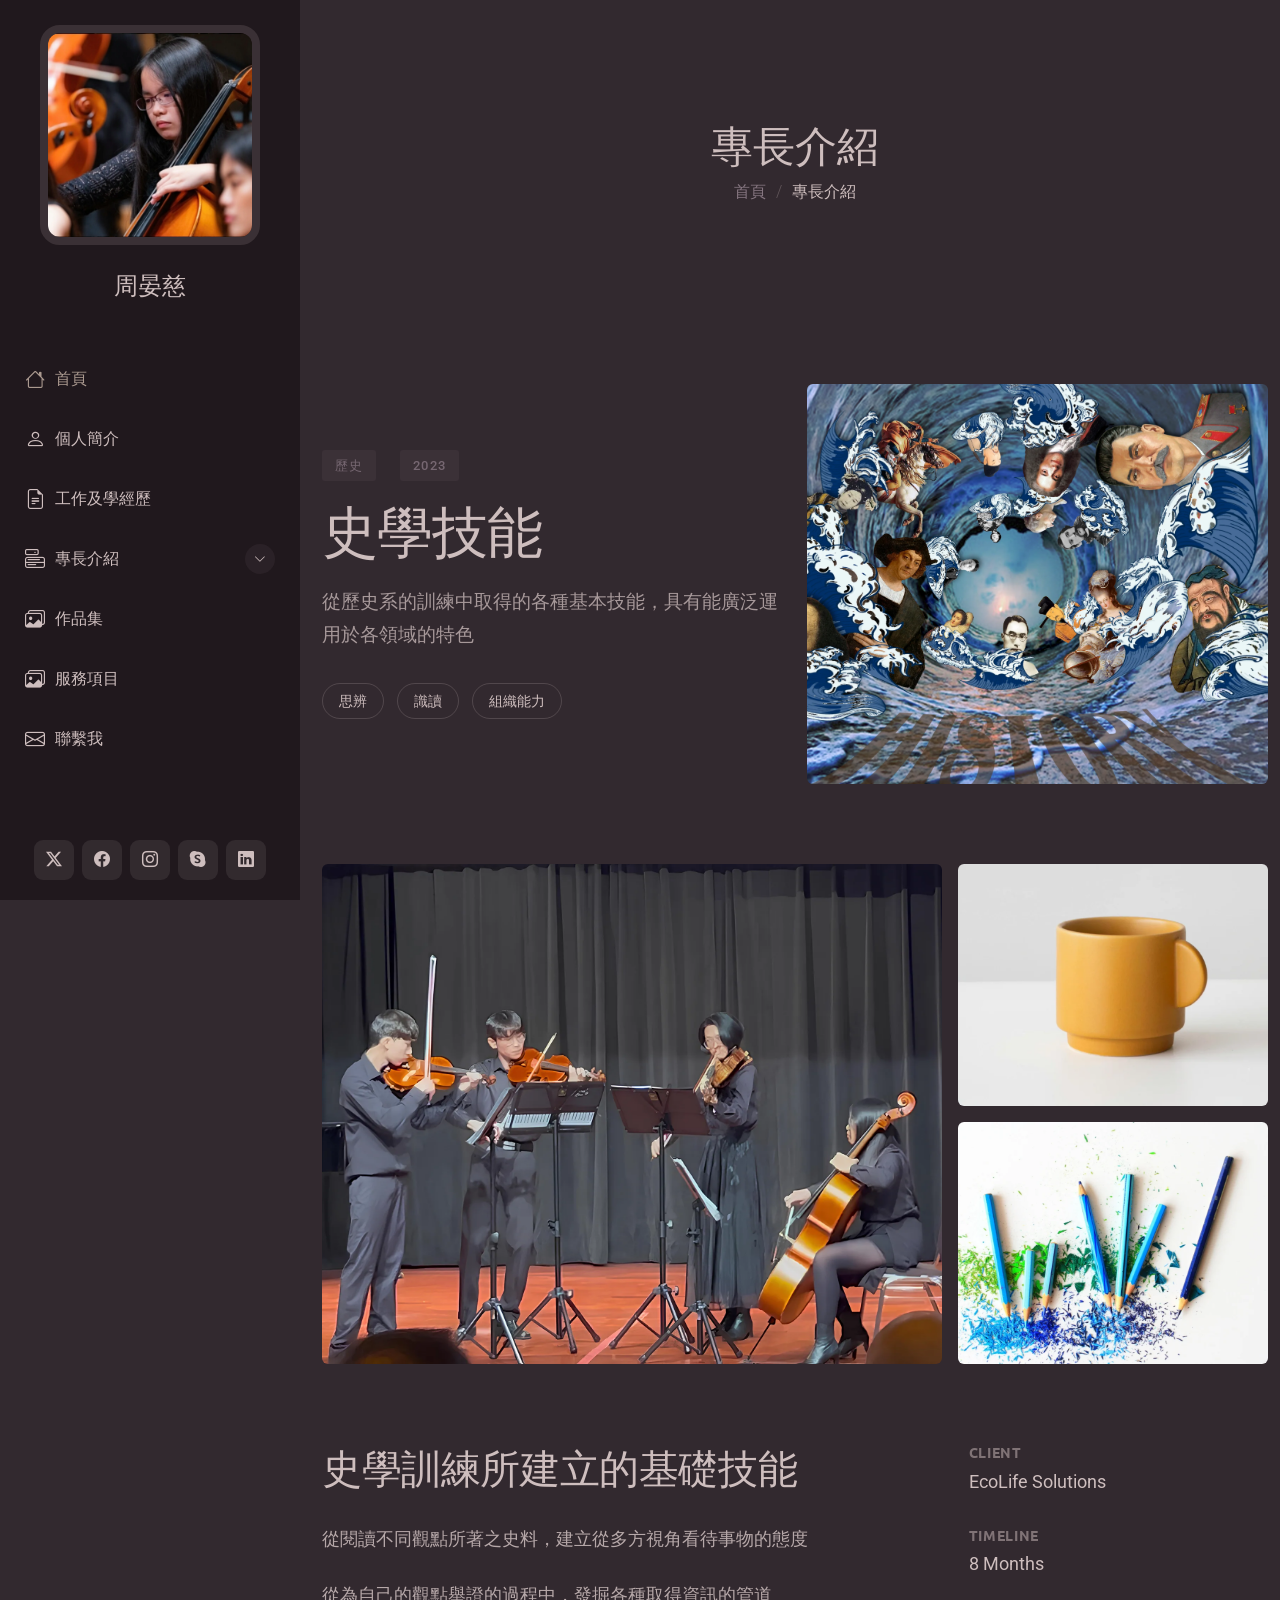
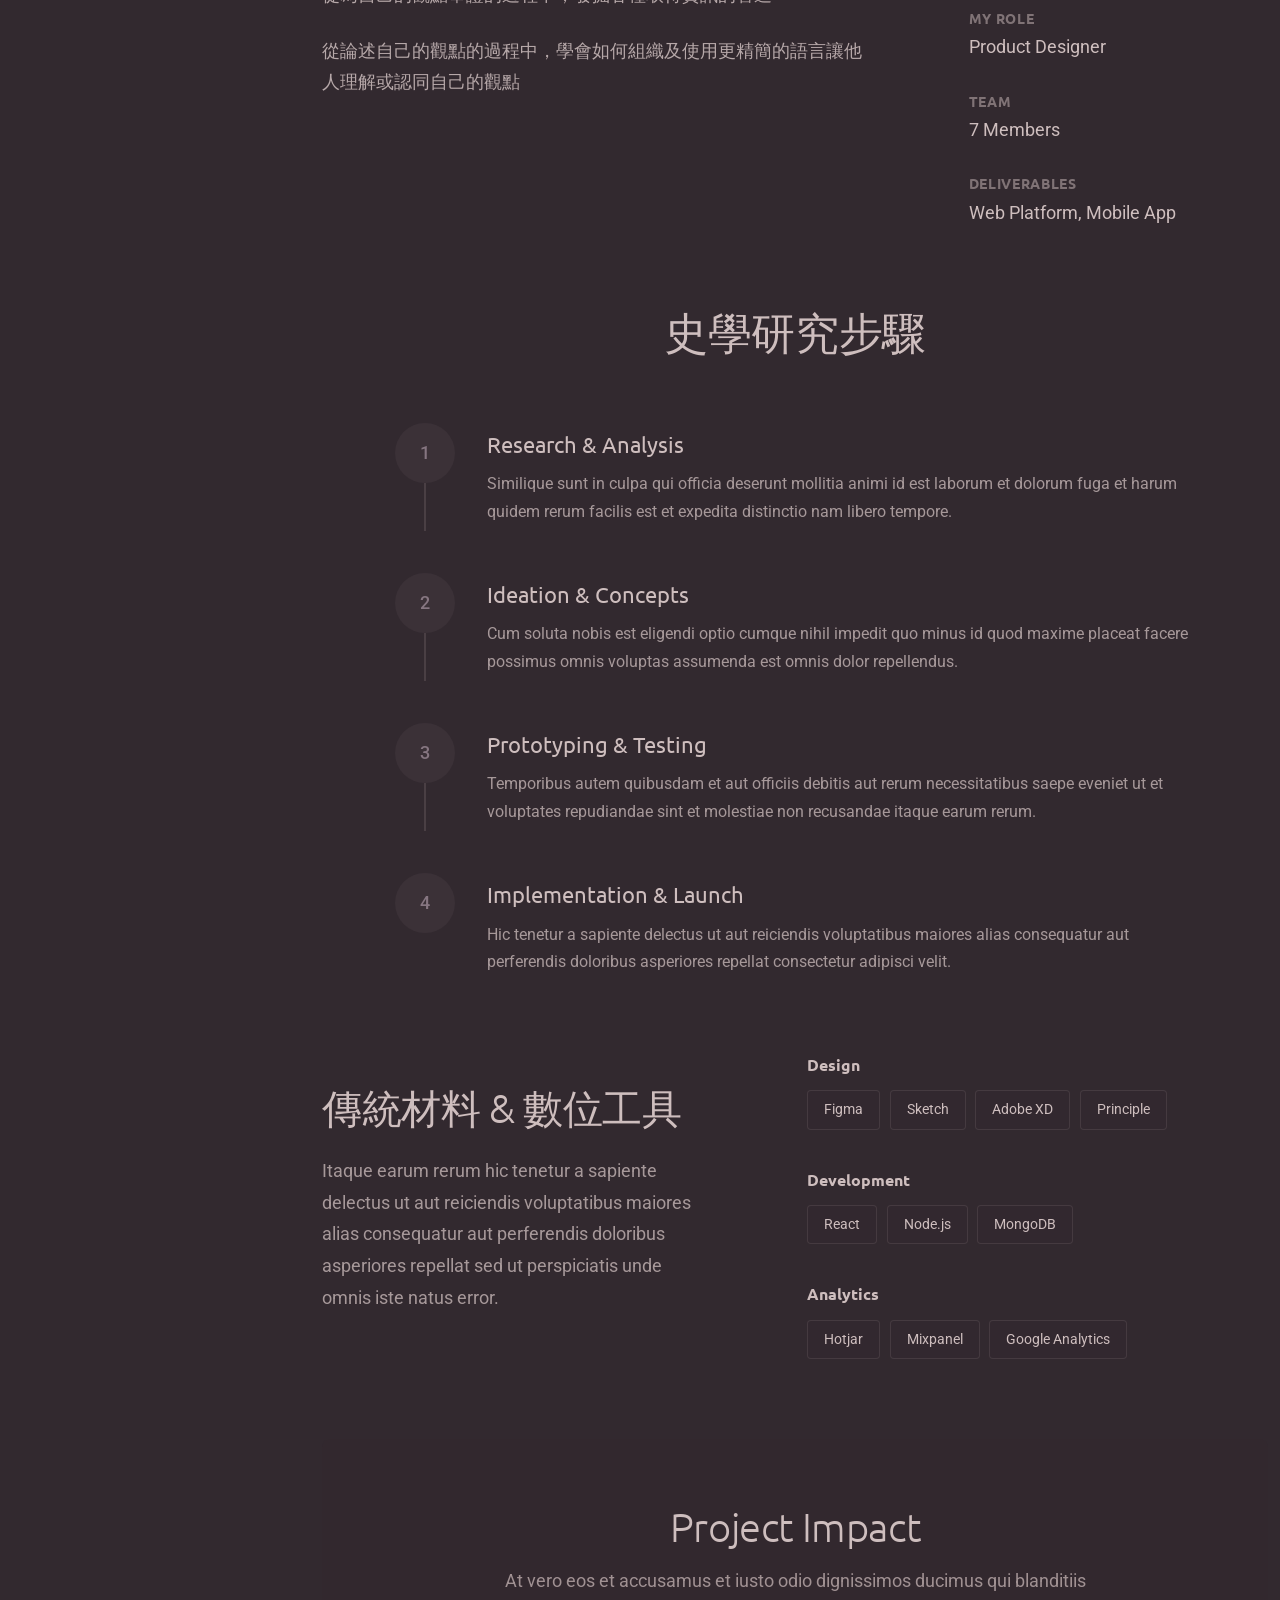
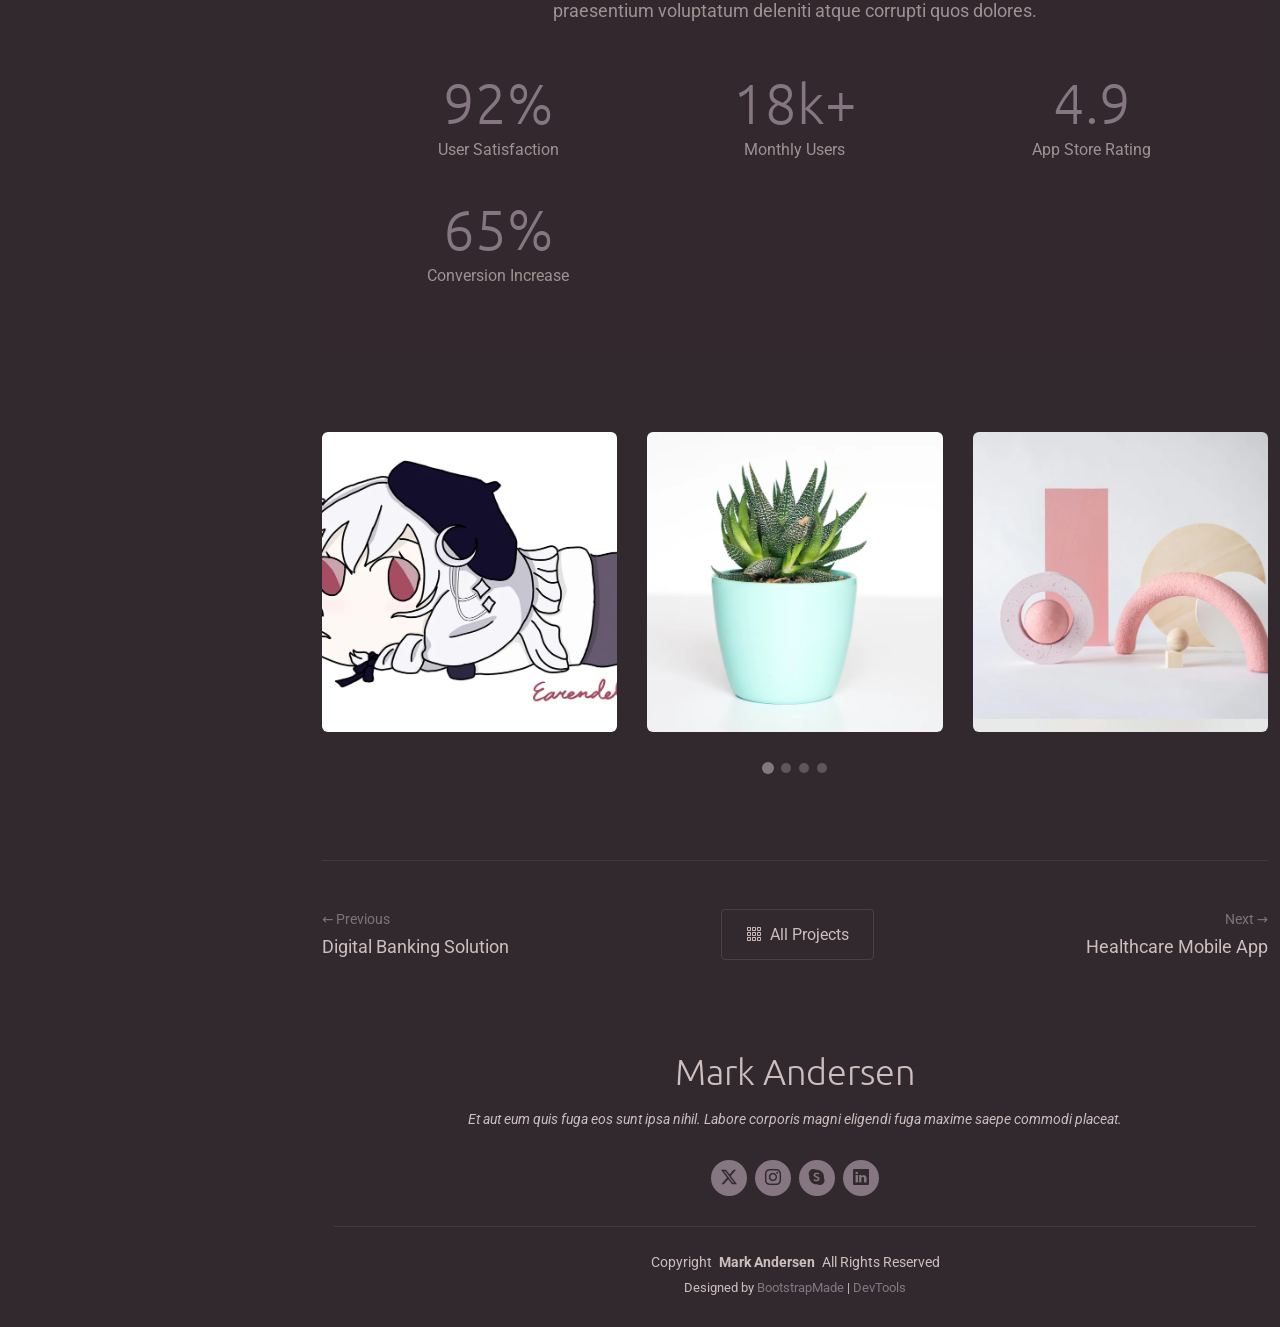
<file: portfolio-details history.html>
<!DOCTYPE html>
<html lang="zh-Hant">

<head>
  <meta charset="utf-8">
  <meta content="width=device-width, initial-scale=1.0" name="viewport">
  <title>Portfolio Details - MyPage Bootstrap Template</title>
  <meta name="description" content="專長介紹">
  <meta name="keywords" content="歷史/中文/業餘音樂/文學創作">

  <!-- Favicons -->
  <link href="assets/img/favicon.png" rel="icon">
  <link href="assets/img/apple-touch-icon.png" rel="apple-touch-icon">

  <!-- Fonts -->
  <link href="https://fonts.googleapis.com" rel="preconnect">
  <link href="https://fonts.gstatic.com" rel="preconnect" crossorigin>
  <link href="https://fonts.googleapis.com/css2?family=Roboto:ital,wght@0,100;0,300;0,400;0,500;0,700;0,900;1,100;1,300;1,400;1,500;1,700;1,900&family=Raleway:ital,wght@0,100;0,200;0,300;0,400;0,500;0,600;0,700;0,800;0,900;1,100;1,200;1,300;1,400;1,500;1,600;1,700;1,800;1,900&family=Ubuntu:ital,wght@0,300;0,400;0,500;0,700;1,300;1,400;1,500;1,700&display=swap" rel="stylesheet">

  <!-- Vendor CSS Files -->
  <link href="assets/vendor/bootstrap/css/bootstrap.min.css" rel="stylesheet">
  <link href="assets/vendor/bootstrap-icons/bootstrap-icons.css" rel="stylesheet">
  <link href="assets/vendor/aos/aos.css" rel="stylesheet">
  <link href="assets/vendor/glightbox/css/glightbox.min.css" rel="stylesheet">
  <link href="assets/vendor/swiper/swiper-bundle.min.css" rel="stylesheet">

  <!-- Main CSS File -->
  <link href="assets/css/main.css" rel="stylesheet">

  <!-- =======================================================
  * Template Name: MyPage
  * Template URL: https://bootstrapmade.com/mypage-bootstrap-personal-template/
  * Updated: Sep 20 2025 with Bootstrap v5.3.8
  * Author: BootstrapMade.com
  * License: https://bootstrapmade.com/license/
  ======================================================== -->
</head>

<body class="portfolio-details-page">

  <header id="header" class="header dark-background d-flex flex-column justify-content-between">
    <i class="header-toggle d-xl-none bi bi-list"></i>

    <div class="header-top">
      <div class="profile-img">
        <img src="assets/img/profile/profile-square-14.webp" alt="" class="img-fluid">
      </div>

      <a href="index.html" class="logo d-flex align-items-center justify-content-center">
        <!-- Uncomment the line below if you also wish to use an image logo -->
        <!-- <img src="assets/img/logo.webp" alt=""> -->
        <h1 class="sitename">周晏慈</h1>
      </a>

    </div>

    <nav id="navmenu" class="navmenu">
      <ul>
        <li><a href="index.html#hero" class="active"><i class="bi bi-house navicon"></i>首頁</a></li>
        <li><a href="index.html#about"><i class="bi bi-person navicon"></i> 個人簡介</a></li>
        <li><a href="index.html#resume"><i class="bi bi-file-earmark-text navicon"></i> 工作及學經歷</a></li>
              <li class="dropdown"><a href="index.html#specialty"><i class="bi bi-menu-button navicon"></i><span>專長介紹</span> <i class="bi bi-chevron-down toggle-dropdown"></i></a>
          <ul>
            <li><a href="index.html#history">史學</a></li>
            <li><a href="index.html#chinese-literature">中國文學</a></li>
            <li><a href="index.html#creation">課餘創作</a></li>
            <li><a href="index.html#music">音樂</a></li>
          </ul>
        </li>
        <li><a href="index.html#portfolio"><i class="bi bi-images navicon"></i>作品集</a></li>
        <li><a href="index.html#service"><i class="bi bi-images navicon"></i> 服務項目</a></li>
        <li><a href="index.html#contact"><i class="bi bi-envelope navicon"></i> 聯繫我</a></li>
      </ul>
    </nav>

    <div class="social-links text-center">
      <a href="" class="twitter"><i class="bi bi-twitter-x"></i></a>
      <a href="#" class="facebook"><i class="bi bi-facebook"></i></a>
      <a href="https://www.instagram.com/melodychou1027?igsh=MTJ5NWxwanE3eXBvNQ%3D%3D&utm_source=qr" class="instagram" target="_blank"><i class="bi bi-instagram"></i></a>
      <a href="#" class="google-plus"><i class="bi bi-skype"></i></a>
      <a href="#" class="linkedin"><i class="bi bi-linkedin"></i></a>
    </div>

  </header>

  <main class="main">

    <!-- Page Title -->
    <div class="page-title light-background">
      <div class="container">
        <h1>專長介紹</h1>
        <nav class="breadcrumbs">
          <ol>
            <li><a href="index.html">首頁</a></li>
            <li class="current">專長介紹</li>
          </ol>
        </nav>
      </div>
    </div><!-- End Page Title -->

   <!-- Portfolio Details Section -->
    <section id="portfolio-details" class="portfolio-details section">

      <div class="container" data-aos="fade-up" data-aos-delay="100">

        <div class="hero-section">
          <div class="row align-items-center">
            <div class="col-lg-6" data-aos="fade-right">
              <div class="project-header">
                <div class="project-meta">
                  <span class="category">歷史
                  </span>
                  <span class="year">2023</span>
                </div>
                <h1 class="project-title">史學技能</h1>
                <p class="project-summary">從歷史系的訓練中取得的各種基本技能，具有能廣泛運用於各領域的特色</p>
                <div class="project-tags">
                  <span class="tag">思辨</span>
                  <span class="tag">識讀</span>
                  <span class="tag">組織能力</span>
                </div>
              </div>
            </div>
            <div class="col-lg-6" data-aos="fade-left" data-aos-delay="200">
              <div class="hero-image">
                <img src="assets/img/portfolio/portfolio-3.webp" alt="Project showcase" class="img-fluid" loading="lazy">
              </div>
            </div>
          </div>
        </div>

        <div class="visual-showcase" data-aos="fade-up" data-aos-delay="100">
          <div class="showcase-gallery">
            <div class="gallery-item large" data-aos="zoom-in" data-aos-delay="150">
              <img src="assets/img/portfolio/portfolio-7.webp" alt="Design showcase" class="img-fluid glightbox">
            </div>
            <div class="gallery-item" data-aos="fade-up" data-aos-delay="200">
              <img src="assets/img/portfolio/portfolio-5.webp" alt="Design showcase" class="img-fluid glightbox">
            </div>
            <div class="gallery-item" data-aos="fade-up" data-aos-delay="250">
              <img src="assets/img/portfolio/portfolio-8.webp" alt="Design showcase" class="img-fluid glightbox">
            </div>
          </div>
        </div>

        <div class="content-section">
          <div class="row">
            <div class="col-lg-7" data-aos="fade-up" data-aos-delay="100">
              <div class="main-content">
                <h2>史學訓練所建立的基礎技能</h2>
                <p>從閱讀不同觀點所著之史料，建立從多方視角看待事物的態度</p>
                <p>從為自己的觀點舉證的過程中，發掘各種取得資訊的管道</p>
                <p>從論述自己的觀點的過程中，學會如何組織及使用更精簡的語言讓他人理解或認同自己的觀點</p>
              </div>
            </div>
            <div class="col-lg-4 offset-lg-1" data-aos="fade-up" data-aos-delay="200">
              <div class="project-specs">
                <div class="spec-item">
                  <h5>Client</h5>
                  <p>EcoLife Solutions</p>
                </div>
                <div class="spec-item">
                  <h5>Timeline</h5>
                  <p>8 Months</p>
                </div>
                <div class="spec-item">
                  <h5>My Role</h5>
                  <p>Product Designer</p>
                </div>
                <div class="spec-item">
                  <h5>Team</h5>
                  <p>7 Members</p>
                </div>
                <div class="spec-item">
                  <h5>Deliverables</h5>
                  <p>Web Platform, Mobile App</p>
                </div>
              </div>
            </div>
          </div>
        </div>

        <div class="process-timeline" data-aos="fade-up" data-aos-delay="100">
          <div class="timeline-header">
            <h2>史學研究步驟</h2>
          </div>
          <div class="timeline-steps">
            <div class="timeline-item" data-aos="fade-up" data-aos-delay="150">
              <div class="step-marker">
                <span class="step-number">1</span>
              </div>
              <div class="step-content">
                <h4>Research &amp; Analysis</h4>
                <p>Similique sunt in culpa qui officia deserunt mollitia animi id est laborum et dolorum fuga et harum quidem rerum facilis est et expedita distinctio nam libero tempore.</p>
              </div>
            </div>
            <div class="timeline-item" data-aos="fade-up" data-aos-delay="200">
              <div class="step-marker">
                <span class="step-number">2</span>
              </div>
              <div class="step-content">
                <h4>Ideation &amp; Concepts</h4>
                <p>Cum soluta nobis est eligendi optio cumque nihil impedit quo minus id quod maxime placeat facere possimus omnis voluptas assumenda est omnis dolor repellendus.</p>
              </div>
            </div>
            <div class="timeline-item" data-aos="fade-up" data-aos-delay="250">
              <div class="step-marker">
                <span class="step-number">3</span>
              </div>
              <div class="step-content">
                <h4>Prototyping &amp; Testing</h4>
                <p>Temporibus autem quibusdam et aut officiis debitis aut rerum necessitatibus saepe eveniet ut et voluptates repudiandae sint et molestiae non recusandae itaque earum rerum.</p>
              </div>
            </div>
            <div class="timeline-item" data-aos="fade-up" data-aos-delay="300">
              <div class="step-marker">
                <span class="step-number">4</span>
              </div>
              <div class="step-content">
                <h4>Implementation &amp; Launch</h4>
                <p>Hic tenetur a sapiente delectus ut aut reiciendis voluptatibus maiores alias consequatur aut perferendis doloribus asperiores repellat consectetur adipisci velit.</p>
              </div>
            </div>
          </div>
        </div>

        <div class="tools-section" data-aos="fade-up" data-aos-delay="100">
          <div class="row align-items-center">
            <div class="col-lg-5">
              <h2>傳統材料 &amp; 數位工具</h2>
              <p>Itaque earum rerum hic tenetur a sapiente delectus ut aut reiciendis voluptatibus maiores alias consequatur aut perferendis doloribus asperiores repellat sed ut perspiciatis unde omnis iste natus error.</p>
            </div>
            <div class="col-lg-6 offset-lg-1">
              <div class="tools-grid">
                <div class="tool-category" data-aos="fade-up" data-aos-delay="150">
                  <h5>Design</h5>
                  <div class="tool-list">
                    <span class="tool-item">Figma</span>
                    <span class="tool-item">Sketch</span>
                    <span class="tool-item">Adobe XD</span>
                    <span class="tool-item">Principle</span>
                  </div>
                </div>
                <div class="tool-category" data-aos="fade-up" data-aos-delay="200">
                  <h5>Development</h5>
                  <div class="tool-list">
                    <span class="tool-item">React</span>
                    <span class="tool-item">Node.js</span>
                    <span class="tool-item">MongoDB</span>
                  </div>
                </div>
                <div class="tool-category" data-aos="fade-up" data-aos-delay="250">
                  <h5>Analytics</h5>
                  <div class="tool-list">
                    <span class="tool-item">Hotjar</span>
                    <span class="tool-item">Mixpanel</span>
                    <span class="tool-item">Google Analytics</span>
                  </div>
                </div>
              </div>
            </div>
          </div>
        </div>

        <div class="impact-metrics" data-aos="fade-up" data-aos-delay="100">
          <div class="metrics-container">
            <div class="metrics-header">
              <h2>Project Impact</h2>
              <p>At vero eos et accusamus et iusto odio dignissimos ducimus qui blanditiis praesentium voluptatum deleniti atque corrupti quos dolores.</p>
            </div>
            <div class="metrics-grid">
              <div class="metric-card" data-aos="fade-up" data-aos-delay="150">
                <div class="metric-value">92%</div>
                <div class="metric-label">User Satisfaction</div>
              </div>
              <div class="metric-card" data-aos="fade-up" data-aos-delay="200">
                <div class="metric-value">18k+</div>
                <div class="metric-label">Monthly Users</div>
              </div>
              <div class="metric-card" data-aos="fade-up" data-aos-delay="250">
                <div class="metric-value">4.9</div>
                <div class="metric-label">App Store Rating</div>
              </div>
              <div class="metric-card" data-aos="fade-up" data-aos-delay="300">
                <div class="metric-value">65%</div>
                <div class="metric-label">Conversion Increase</div>
              </div>
            </div>
          </div>
        </div>

        <div class="additional-gallery" data-aos="fade-up" data-aos-delay="100">
          <div class="gallery-slider swiper init-swiper">
            <script type="application/json" class="swiper-config">
              {
                "loop": true,
                "speed": 600,
                "autoplay": {
                  "delay": 4000
                },
                "slidesPerView": 1,
                "spaceBetween": 30,
                "breakpoints": {
                  "768": {
                    "slidesPerView": 2
                  },
                  "1200": {
                    "slidesPerView": 3
                  }
                },
                "pagination": {
                  "el": ".swiper-pagination",
                  "type": "bullets",
                  "clickable": true
                }
              }
            </script>
            <div class="swiper-wrapper">
              <div class="swiper-slide">
                <img src="assets/img/portfolio/portfolio-12.webp" alt="Project detail" class="img-fluid glightbox" loading="lazy">
              </div>
              <div class="swiper-slide">
                <img src="assets/img/portfolio/portfolio-2.webp" alt="Project detail" class="img-fluid glightbox" loading="lazy">
              </div>
              <div class="swiper-slide">
                <img src="assets/img/portfolio/portfolio-6.webp" alt="Project detail" class="img-fluid glightbox" loading="lazy">
              </div>
              <div class="swiper-slide">
                <img src="assets/img/portfolio/portfolio-10.webp" alt="Project detail" class="img-fluid glightbox" loading="lazy">
              </div>
            </div>
            <div class="swiper-pagination"></div>
          </div>
        </div>

        <div class="project-nav" data-aos="fade-up" data-aos-delay="100">
          <div class="nav-wrapper">
            <a href="#" class="nav-link prev-project">
              <div class="nav-content">
                <span class="nav-direction">← Previous</span>
                <span class="nav-title">Digital Banking Solution</span>
              </div>
            </a>
            <a href="#" class="nav-link all-projects">
              <i class="bi bi-grid-3x3-gap"></i>
              <span>All Projects</span>
            </a>
            <a href="#" class="nav-link next-project">
              <div class="nav-content">
                <span class="nav-direction">Next →</span>
                <span class="nav-title">Healthcare Mobile App</span>
              </div>
            </a>
          </div>
        </div>

      </div>

    </section><!-- /Portfolio Details Section -->

  </main>

  <footer id="footer" class="footer light-background">
    
<div class="container">
      <h3 class="sitename">Mark Andersen</h3>
      <p>Et aut eum quis fuga eos sunt ipsa nihil. Labore corporis magni eligendi fuga maxime saepe commodi placeat.</p>
      <div class="social-links d-flex justify-content-center">
        <a href=""><i class="bi bi-twitter-x"></i></a>
        <a href="https://www.instagram.com/melodychou1027?igsh=MTJ5NWxwanE3eXBvNQ%3D%3D&utm_source=qr"><i class="bi bi-instagram" target="_bl"></i></a>
        <a href=""><i class="bi bi-skype"></i></a>
        <a href=""><i class="bi bi-linkedin"></i></a>
      </div>
      <div class="container">
        <div class="copyright">
          <span>Copyright</span> <strong class="px-1 sitename">Mark Andersen</strong> <span>All Rights Reserved</span>
        </div>
        <div class="credits">
          <!-- All the links in the footer should remain intact. -->
          <!-- You can delete the links only if you've purchased the pro version. -->
          <!-- Licensing information: https://bootstrapmade.com/license/ -->
          <!-- Purchase the pro version with working PHP/AJAX contact form: [buy-url] -->
          Designed by <a href="https://bootstrapmade.com/">BootstrapMade</a> | <a href="https://bootstrapmade.com/tools/">DevTools</a>
        </div>
      </div>
    </div>
  </footer>

  <!-- Scroll Top -->
  <a href="#" id="scroll-top" class="scroll-top d-flex align-items-center justify-content-center"><i class="bi bi-arrow-up-short"></i></a>

  <!-- Preloader -->
  <div id="preloader"></div>

  <!-- Vendor JS Files -->
  <script src="assets/vendor/bootstrap/js/bootstrap.bundle.min.js"></script>
  <script src="assets/vendor/php-email-form/validate.js"></script>
  <script src="assets/vendor/aos/aos.js"></script>
  <script src="assets/vendor/purecounter/purecounter_vanilla.js"></script>
  <script src="assets/vendor/typed.js/typed.umd.js"></script>
  <script src="assets/vendor/waypoints/noframework.waypoints.js"></script>
  <script src="assets/vendor/imagesloaded/imagesloaded.pkgd.min.js"></script>
  <script src="assets/vendor/isotope-layout/isotope.pkgd.min.js"></script>
  <script src="assets/vendor/glightbox/js/glightbox.min.js"></script>
  <script src="assets/vendor/swiper/swiper-bundle.min.js"></script>

  <!-- Main JS File -->
  <script src="assets/js/main.js"></script>

</body>

</html>
</file>
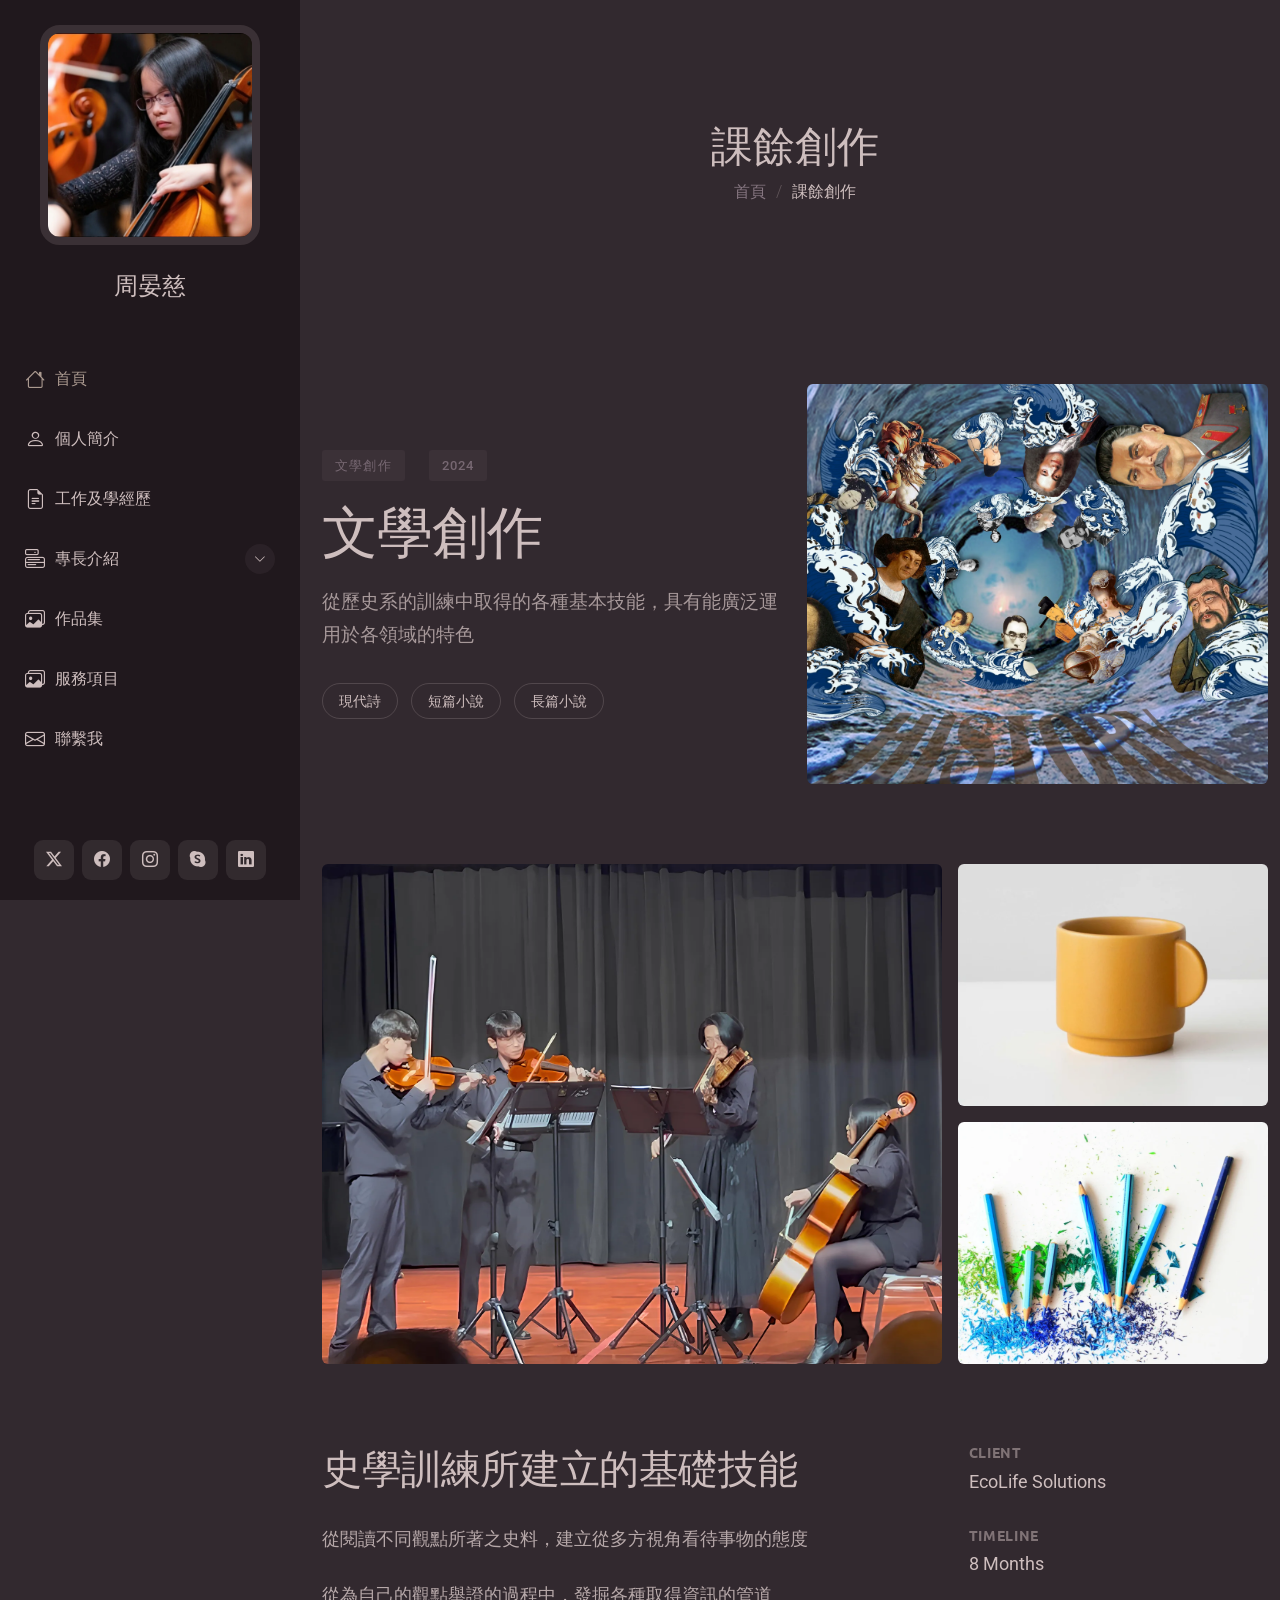
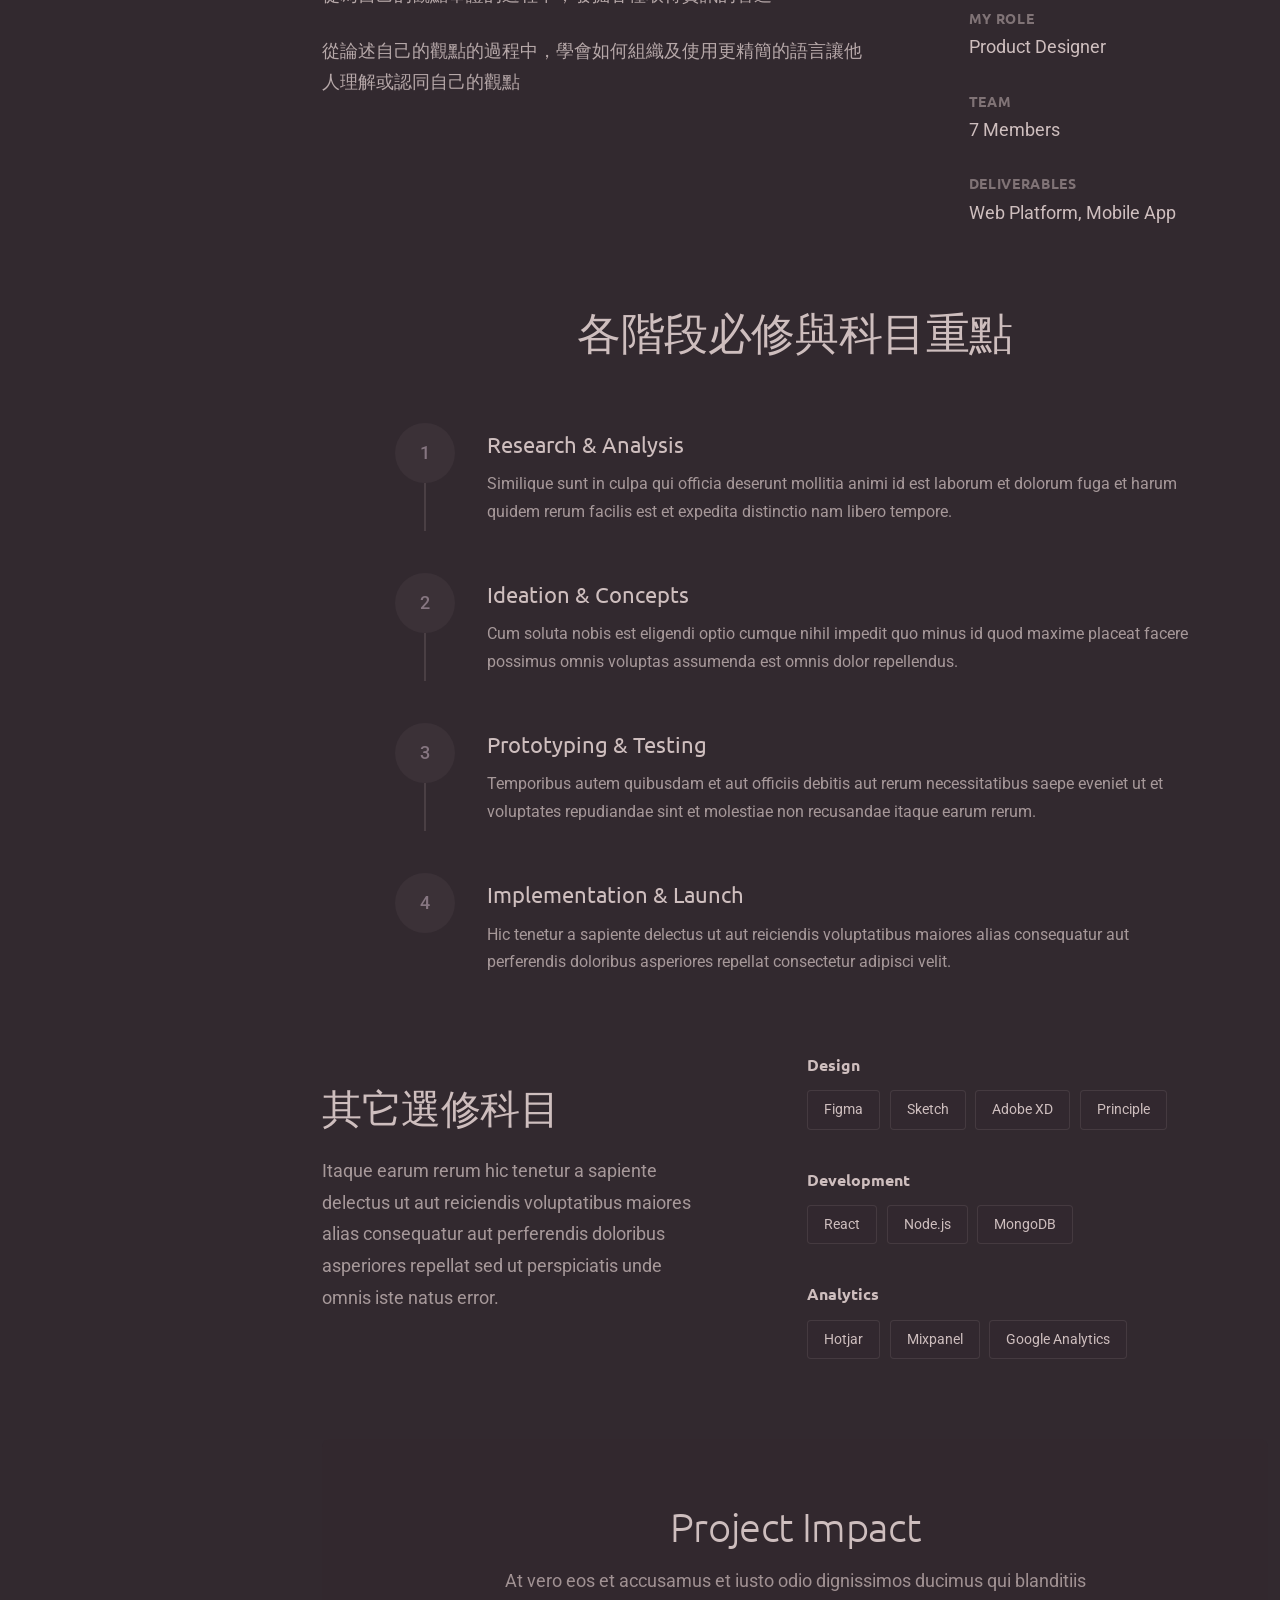
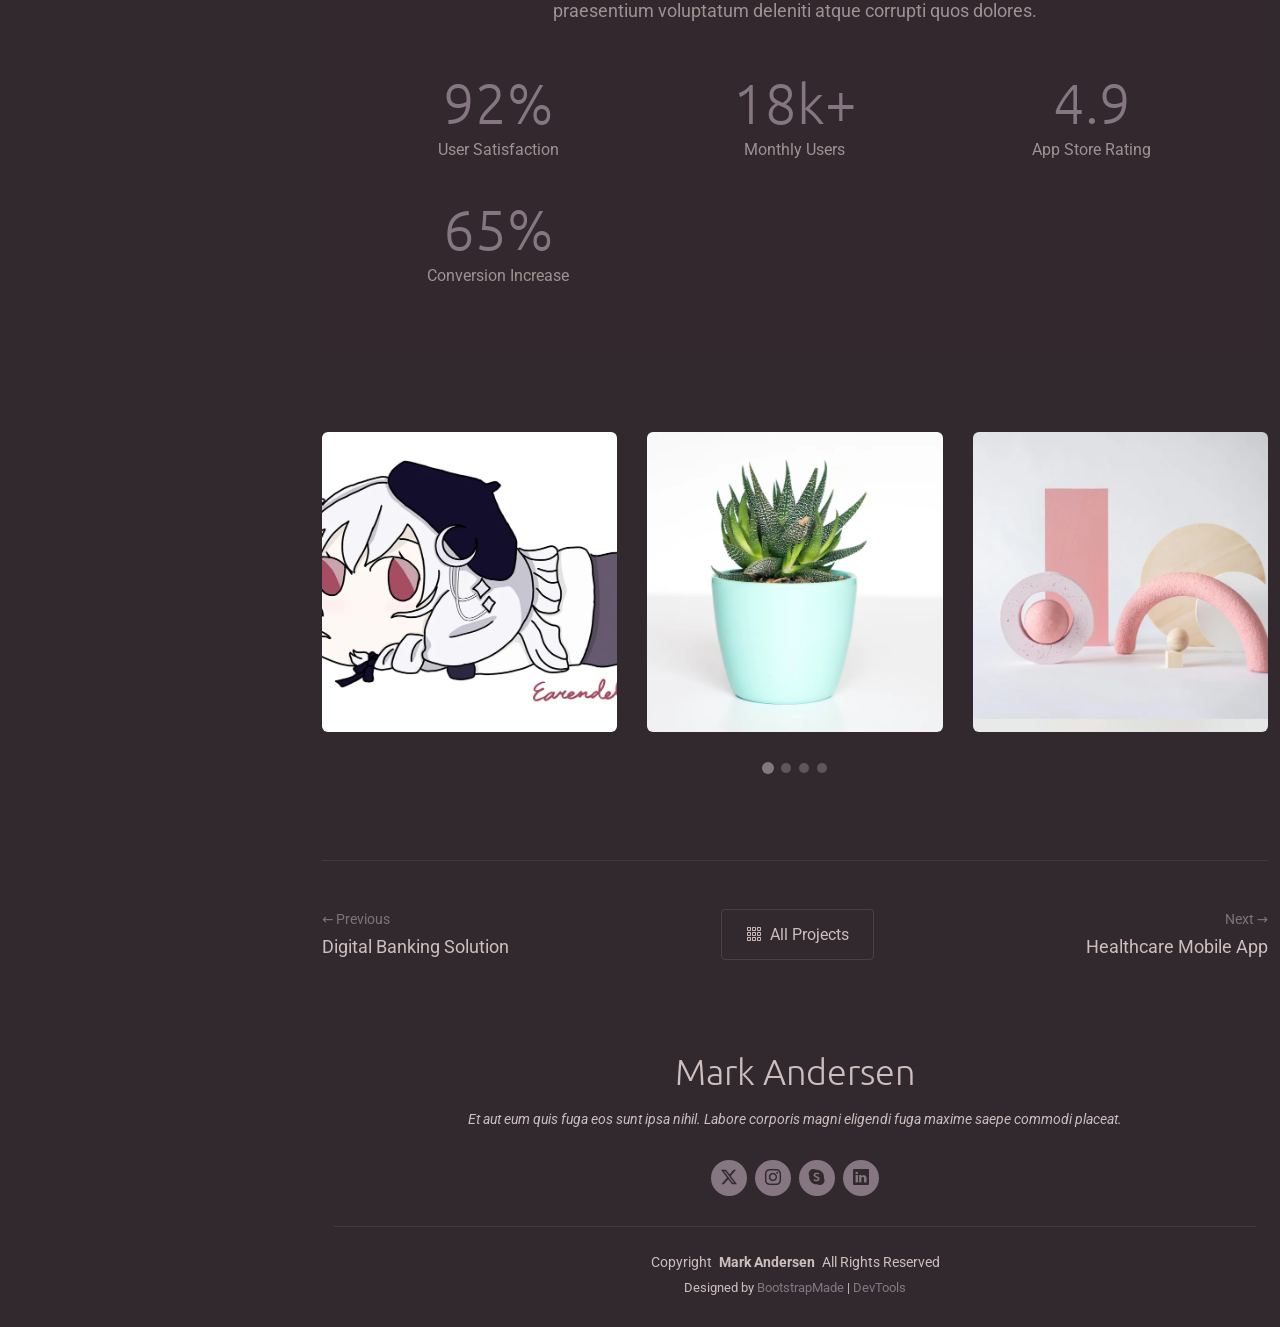
<file: portfolio-details literary-creation.html>
<!DOCTYPE html>
<html lang="zh-Hant">

<head>
  <meta charset="utf-8">
  <meta content="width=device-width, initial-scale=1.0" name="viewport">
  <title>Portfolio Details - MyPage Bootstrap Template</title>
  <meta name="description" content="專長介紹">
  <meta name="keywords" content="歷史/中文/業餘音樂/文學創作">

  <!-- Favicons -->
  <link href="assets/img/favicon.png" rel="icon">
  <link href="assets/img/apple-touch-icon.png" rel="apple-touch-icon">

  <!-- Fonts -->
  <link href="https://fonts.googleapis.com" rel="preconnect">
  <link href="https://fonts.gstatic.com" rel="preconnect" crossorigin>
  <link href="https://fonts.googleapis.com/css2?family=Roboto:ital,wght@0,100;0,300;0,400;0,500;0,700;0,900;1,100;1,300;1,400;1,500;1,700;1,900&family=Raleway:ital,wght@0,100;0,200;0,300;0,400;0,500;0,600;0,700;0,800;0,900;1,100;1,200;1,300;1,400;1,500;1,600;1,700;1,800;1,900&family=Ubuntu:ital,wght@0,300;0,400;0,500;0,700;1,300;1,400;1,500;1,700&display=swap" rel="stylesheet">

  <!-- Vendor CSS Files -->
  <link href="assets/vendor/bootstrap/css/bootstrap.min.css" rel="stylesheet">
  <link href="assets/vendor/bootstrap-icons/bootstrap-icons.css" rel="stylesheet">
  <link href="assets/vendor/aos/aos.css" rel="stylesheet">
  <link href="assets/vendor/glightbox/css/glightbox.min.css" rel="stylesheet">
  <link href="assets/vendor/swiper/swiper-bundle.min.css" rel="stylesheet">

  <!-- Main CSS File -->
  <link href="assets/css/main.css" rel="stylesheet">

  <!-- =======================================================
  * Template Name: MyPage
  * Template URL: https://bootstrapmade.com/mypage-bootstrap-personal-template/
  * Updated: Sep 20 2025 with Bootstrap v5.3.8
  * Author: BootstrapMade.com
  * License: https://bootstrapmade.com/license/
  ======================================================== -->
</head>

<body class="portfolio-details-page">

  <header id="header" class="header dark-background d-flex flex-column justify-content-between">
    <i class="header-toggle d-xl-none bi bi-list"></i>

    <div class="header-top">
      <div class="profile-img">
        <img src="assets/img/profile/profile-square-14.webp" alt="" class="img-fluid">
      </div>

      <a href="index.html" class="logo d-flex align-items-center justify-content-center">
        <!-- Uncomment the line below if you also wish to use an image logo -->
        <!-- <img src="assets/img/logo.webp" alt=""> -->
        <h1 class="sitename">周晏慈</h1>
      </a>

    </div>

    <nav id="navmenu" class="navmenu">
      <ul>
        <li><a href="index.html#hero" class="active"><i class="bi bi-house navicon"></i>首頁</a></li>
        <li><a href="index.html#about"><i class="bi bi-person navicon"></i> 個人簡介</a></li>
        <li><a href="index.html#resume"><i class="bi bi-file-earmark-text navicon"></i> 工作及學經歷</a></li>
              <li class="dropdown"><a href="index.html#specialty"><i class="bi bi-menu-button navicon"></i><span>專長介紹</span> <i class="bi bi-chevron-down toggle-dropdown"></i></a>
          <ul>
            <li><a href="index.html#history">史學</a></li>
            <li><a href="index.html#chinese-literature">中國文學</a></li>
            <li><a href="index.html#creation">課餘創作</a></li>
            <li><a href="index.html#music">音樂</a></li>
          </ul>
        </li>
        <li><a href="index.html#portfolio"><i class="bi bi-images navicon"></i>作品集</a></li>
        <li><a href="index.html#service"><i class="bi bi-images navicon"></i> 服務項目</a></li>
        <li><a href="index.html#contact"><i class="bi bi-envelope navicon"></i> 聯繫我</a></li>
      </ul>
    </nav>

    <div class="social-links text-center">
      <a href="" class="twitter"><i class="bi bi-twitter-x"></i></a>
      <a href="#" class="facebook"><i class="bi bi-facebook"></i></a>
      <a href="https://www.instagram.com/melodychou1027?igsh=MTJ5NWxwanE3eXBvNQ%3D%3D&utm_source=qr" class="instagram" target="_blank"><i class="bi bi-instagram"></i></a>
      <a href="#" class="google-plus"><i class="bi bi-skype"></i></a>
      <a href="#" class="linkedin"><i class="bi bi-linkedin"></i></a>
    </div>

  </header>

  <main class="main">

    <!-- Page Title -->
    <div class="page-title light-background">
      <div class="container">
        <h1>課餘創作</h1>
        <nav class="breadcrumbs">
          <ol>
            <li><a href="index.html">首頁</a></li>
            <li class="current">課餘創作</li>
          </ol>
        </nav>
      </div>
    </div><!-- End Page Title -->

   <!-- Portfolio Details Section -->
    <section id="portfolio-details" class="portfolio-details section">

      <div class="container" data-aos="fade-up" data-aos-delay="100">

        <div class="hero-section">
          <div class="row align-items-center">
            <div class="col-lg-6" data-aos="fade-right">
              <div class="project-header">
                <div class="project-meta">
                  <span class="category">文學創作
                  </span>
                  <span class="year">2024</span>
                </div>
                <h1 class="project-title">文學創作</h1>
                <p class="project-summary">從歷史系的訓練中取得的各種基本技能，具有能廣泛運用於各領域的特色</p>
                <div class="project-tags">
                  <span class="tag">現代詩</span>
                  <span class="tag">短篇小說</span>
                  <span class="tag">長篇小說</span>
                </div>
              </div>
            </div>
            <div class="col-lg-6" data-aos="fade-left" data-aos-delay="200">
              <div class="hero-image">
                <img src="assets/img/portfolio/portfolio-3.webp" alt="Project showcase" class="img-fluid" loading="lazy">
              </div>
            </div>
          </div>
        </div>

        <div class="visual-showcase" data-aos="fade-up" data-aos-delay="100">
          <div class="showcase-gallery">
            <div class="gallery-item large" data-aos="zoom-in" data-aos-delay="150">
              <img src="assets/img/portfolio/portfolio-7.webp" alt="Design showcase" class="img-fluid glightbox">
            </div>
            <div class="gallery-item" data-aos="fade-up" data-aos-delay="200">
              <img src="assets/img/portfolio/portfolio-5.webp" alt="Design showcase" class="img-fluid glightbox">
            </div>
            <div class="gallery-item" data-aos="fade-up" data-aos-delay="250">
              <img src="assets/img/portfolio/portfolio-8.webp" alt="Design showcase" class="img-fluid glightbox">
            </div>
          </div>
        </div>

        <div class="content-section">
          <div class="row">
            <div class="col-lg-7" data-aos="fade-up" data-aos-delay="100">
              <div class="main-content">
                <h2>史學訓練所建立的基礎技能</h2>
                <p>從閱讀不同觀點所著之史料，建立從多方視角看待事物的態度</p>
                <p>從為自己的觀點舉證的過程中，發掘各種取得資訊的管道</p>
                <p>從論述自己的觀點的過程中，學會如何組織及使用更精簡的語言讓他人理解或認同自己的觀點</p>
              </div>
            </div>
            <div class="col-lg-4 offset-lg-1" data-aos="fade-up" data-aos-delay="200">
              <div class="project-specs">
                <div class="spec-item">
                  <h5>Client</h5>
                  <p>EcoLife Solutions</p>
                </div>
                <div class="spec-item">
                  <h5>Timeline</h5>
                  <p>8 Months</p>
                </div>
                <div class="spec-item">
                  <h5>My Role</h5>
                  <p>Product Designer</p>
                </div>
                <div class="spec-item">
                  <h5>Team</h5>
                  <p>7 Members</p>
                </div>
                <div class="spec-item">
                  <h5>Deliverables</h5>
                  <p>Web Platform, Mobile App</p>
                </div>
              </div>
            </div>
          </div>
        </div>

        <div class="process-timeline" data-aos="fade-up" data-aos-delay="100">
          <div class="timeline-header">
            <h2>各階段必修與科目重點</h2>
          </div>
          <div class="timeline-steps">
            <div class="timeline-item" data-aos="fade-up" data-aos-delay="150">
              <div class="step-marker">
                <span class="step-number">1</span>
              </div>
              <div class="step-content">
                <h4>Research &amp; Analysis</h4>
                <p>Similique sunt in culpa qui officia deserunt mollitia animi id est laborum et dolorum fuga et harum quidem rerum facilis est et expedita distinctio nam libero tempore.</p>
              </div>
            </div>
            <div class="timeline-item" data-aos="fade-up" data-aos-delay="200">
              <div class="step-marker">
                <span class="step-number">2</span>
              </div>
              <div class="step-content">
                <h4>Ideation &amp; Concepts</h4>
                <p>Cum soluta nobis est eligendi optio cumque nihil impedit quo minus id quod maxime placeat facere possimus omnis voluptas assumenda est omnis dolor repellendus.</p>
              </div>
            </div>
            <div class="timeline-item" data-aos="fade-up" data-aos-delay="250">
              <div class="step-marker">
                <span class="step-number">3</span>
              </div>
              <div class="step-content">
                <h4>Prototyping &amp; Testing</h4>
                <p>Temporibus autem quibusdam et aut officiis debitis aut rerum necessitatibus saepe eveniet ut et voluptates repudiandae sint et molestiae non recusandae itaque earum rerum.</p>
              </div>
            </div>
            <div class="timeline-item" data-aos="fade-up" data-aos-delay="300">
              <div class="step-marker">
                <span class="step-number">4</span>
              </div>
              <div class="step-content">
                <h4>Implementation &amp; Launch</h4>
                <p>Hic tenetur a sapiente delectus ut aut reiciendis voluptatibus maiores alias consequatur aut perferendis doloribus asperiores repellat consectetur adipisci velit.</p>
              </div>
            </div>
          </div>
        </div>

        <div class="tools-section" data-aos="fade-up" data-aos-delay="100">
          <div class="row align-items-center">
            <div class="col-lg-5">
              <h2>其它選修科目</h2>
              <p>Itaque earum rerum hic tenetur a sapiente delectus ut aut reiciendis voluptatibus maiores alias consequatur aut perferendis doloribus asperiores repellat sed ut perspiciatis unde omnis iste natus error.</p>
            </div>
            <div class="col-lg-6 offset-lg-1">
              <div class="tools-grid">
                <div class="tool-category" data-aos="fade-up" data-aos-delay="150">
                  <h5>Design</h5>
                  <div class="tool-list">
                    <span class="tool-item">Figma</span>
                    <span class="tool-item">Sketch</span>
                    <span class="tool-item">Adobe XD</span>
                    <span class="tool-item">Principle</span>
                  </div>
                </div>
                <div class="tool-category" data-aos="fade-up" data-aos-delay="200">
                  <h5>Development</h5>
                  <div class="tool-list">
                    <span class="tool-item">React</span>
                    <span class="tool-item">Node.js</span>
                    <span class="tool-item">MongoDB</span>
                  </div>
                </div>
                <div class="tool-category" data-aos="fade-up" data-aos-delay="250">
                  <h5>Analytics</h5>
                  <div class="tool-list">
                    <span class="tool-item">Hotjar</span>
                    <span class="tool-item">Mixpanel</span>
                    <span class="tool-item">Google Analytics</span>
                  </div>
                </div>
              </div>
            </div>
          </div>
        </div>

        <div class="impact-metrics" data-aos="fade-up" data-aos-delay="100">
          <div class="metrics-container">
            <div class="metrics-header">
              <h2>Project Impact</h2>
              <p>At vero eos et accusamus et iusto odio dignissimos ducimus qui blanditiis praesentium voluptatum deleniti atque corrupti quos dolores.</p>
            </div>
            <div class="metrics-grid">
              <div class="metric-card" data-aos="fade-up" data-aos-delay="150">
                <div class="metric-value">92%</div>
                <div class="metric-label">User Satisfaction</div>
              </div>
              <div class="metric-card" data-aos="fade-up" data-aos-delay="200">
                <div class="metric-value">18k+</div>
                <div class="metric-label">Monthly Users</div>
              </div>
              <div class="metric-card" data-aos="fade-up" data-aos-delay="250">
                <div class="metric-value">4.9</div>
                <div class="metric-label">App Store Rating</div>
              </div>
              <div class="metric-card" data-aos="fade-up" data-aos-delay="300">
                <div class="metric-value">65%</div>
                <div class="metric-label">Conversion Increase</div>
              </div>
            </div>
          </div>
        </div>

        <div class="additional-gallery" data-aos="fade-up" data-aos-delay="100">
          <div class="gallery-slider swiper init-swiper">
            <script type="application/json" class="swiper-config">
              {
                "loop": true,
                "speed": 600,
                "autoplay": {
                  "delay": 4000
                },
                "slidesPerView": 1,
                "spaceBetween": 30,
                "breakpoints": {
                  "768": {
                    "slidesPerView": 2
                  },
                  "1200": {
                    "slidesPerView": 3
                  }
                },
                "pagination": {
                  "el": ".swiper-pagination",
                  "type": "bullets",
                  "clickable": true
                }
              }
            </script>
            <div class="swiper-wrapper">
              <div class="swiper-slide">
                <img src="assets/img/portfolio/portfolio-12.webp" alt="Project detail" class="img-fluid glightbox" loading="lazy">
              </div>
              <div class="swiper-slide">
                <img src="assets/img/portfolio/portfolio-2.webp" alt="Project detail" class="img-fluid glightbox" loading="lazy">
              </div>
              <div class="swiper-slide">
                <img src="assets/img/portfolio/portfolio-6.webp" alt="Project detail" class="img-fluid glightbox" loading="lazy">
              </div>
              <div class="swiper-slide">
                <img src="assets/img/portfolio/portfolio-10.webp" alt="Project detail" class="img-fluid glightbox" loading="lazy">
              </div>
            </div>
            <div class="swiper-pagination"></div>
          </div>
        </div>

        <div class="project-nav" data-aos="fade-up" data-aos-delay="100">
          <div class="nav-wrapper">
            <a href="#" class="nav-link prev-project">
              <div class="nav-content">
                <span class="nav-direction">← Previous</span>
                <span class="nav-title">Digital Banking Solution</span>
              </div>
            </a>
            <a href="#" class="nav-link all-projects">
              <i class="bi bi-grid-3x3-gap"></i>
              <span>All Projects</span>
            </a>
            <a href="#" class="nav-link next-project">
              <div class="nav-content">
                <span class="nav-direction">Next →</span>
                <span class="nav-title">Healthcare Mobile App</span>
              </div>
            </a>
          </div>
        </div>

      </div>

    </section><!-- /Portfolio Details Section -->

  </main>

  <footer id="footer" class="footer light-background">
    
<div class="container">
      <h3 class="sitename">Mark Andersen</h3>
      <p>Et aut eum quis fuga eos sunt ipsa nihil. Labore corporis magni eligendi fuga maxime saepe commodi placeat.</p>
      <div class="social-links d-flex justify-content-center">
        <a href=""><i class="bi bi-twitter-x"></i></a>
        <a href="https://www.instagram.com/melodychou1027?igsh=MTJ5NWxwanE3eXBvNQ%3D%3D&utm_source=qr"><i class="bi bi-instagram" target="_bl"></i></a>
        <a href=""><i class="bi bi-skype"></i></a>
        <a href=""><i class="bi bi-linkedin"></i></a>
      </div>
      <div class="container">
        <div class="copyright">
          <span>Copyright</span> <strong class="px-1 sitename">Mark Andersen</strong> <span>All Rights Reserved</span>
        </div>
        <div class="credits">
          <!-- All the links in the footer should remain intact. -->
          <!-- You can delete the links only if you've purchased the pro version. -->
          <!-- Licensing information: https://bootstrapmade.com/license/ -->
          <!-- Purchase the pro version with working PHP/AJAX contact form: [buy-url] -->
          Designed by <a href="https://bootstrapmade.com/">BootstrapMade</a> | <a href="https://bootstrapmade.com/tools/">DevTools</a>
        </div>
      </div>
    </div>
  </footer>

  <!-- Scroll Top -->
  <a href="#" id="scroll-top" class="scroll-top d-flex align-items-center justify-content-center"><i class="bi bi-arrow-up-short"></i></a>

  <!-- Preloader -->
  <div id="preloader"></div>

  <!-- Vendor JS Files -->
  <script src="assets/vendor/bootstrap/js/bootstrap.bundle.min.js"></script>
  <script src="assets/vendor/php-email-form/validate.js"></script>
  <script src="assets/vendor/aos/aos.js"></script>
  <script src="assets/vendor/purecounter/purecounter_vanilla.js"></script>
  <script src="assets/vendor/typed.js/typed.umd.js"></script>
  <script src="assets/vendor/waypoints/noframework.waypoints.js"></script>
  <script src="assets/vendor/imagesloaded/imagesloaded.pkgd.min.js"></script>
  <script src="assets/vendor/isotope-layout/isotope.pkgd.min.js"></script>
  <script src="assets/vendor/glightbox/js/glightbox.min.js"></script>
  <script src="assets/vendor/swiper/swiper-bundle.min.js"></script>

  <!-- Main JS File -->
  <script src="assets/js/main.js"></script>

</body>

</html>
</file>
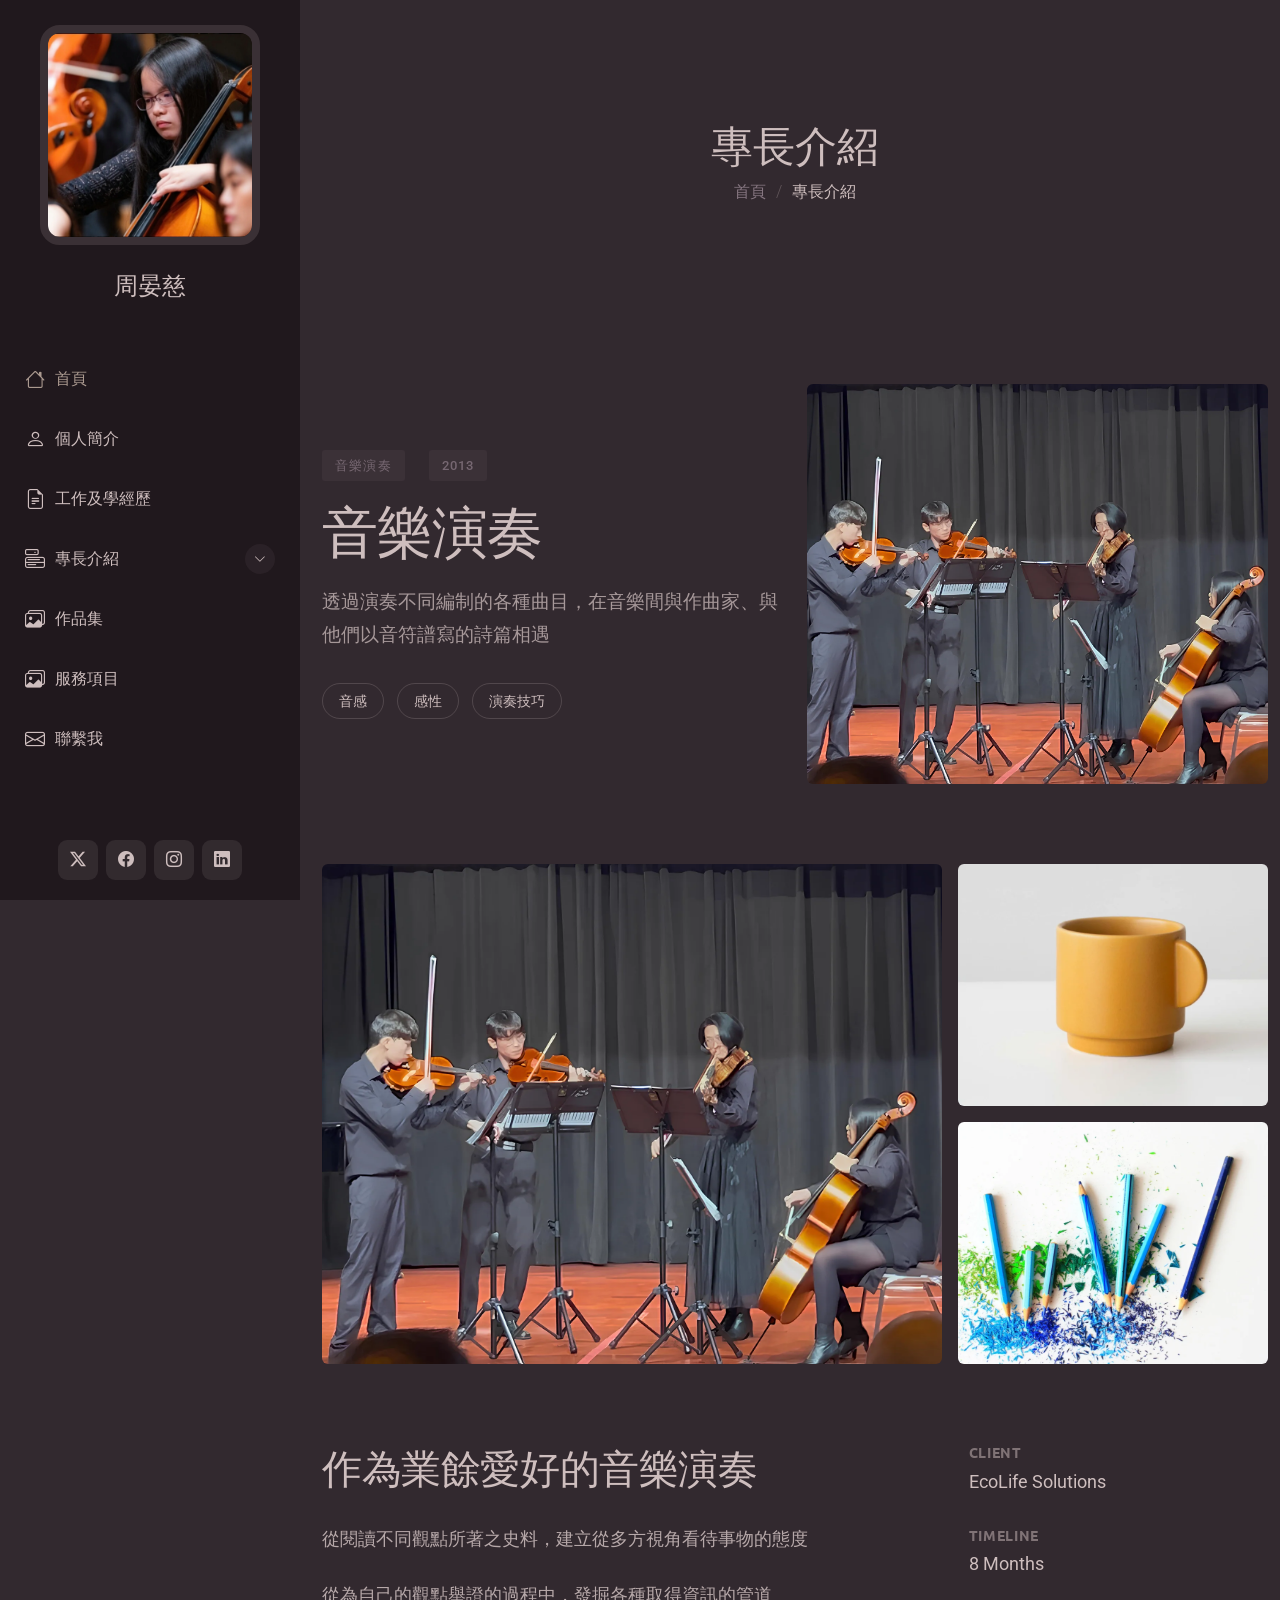
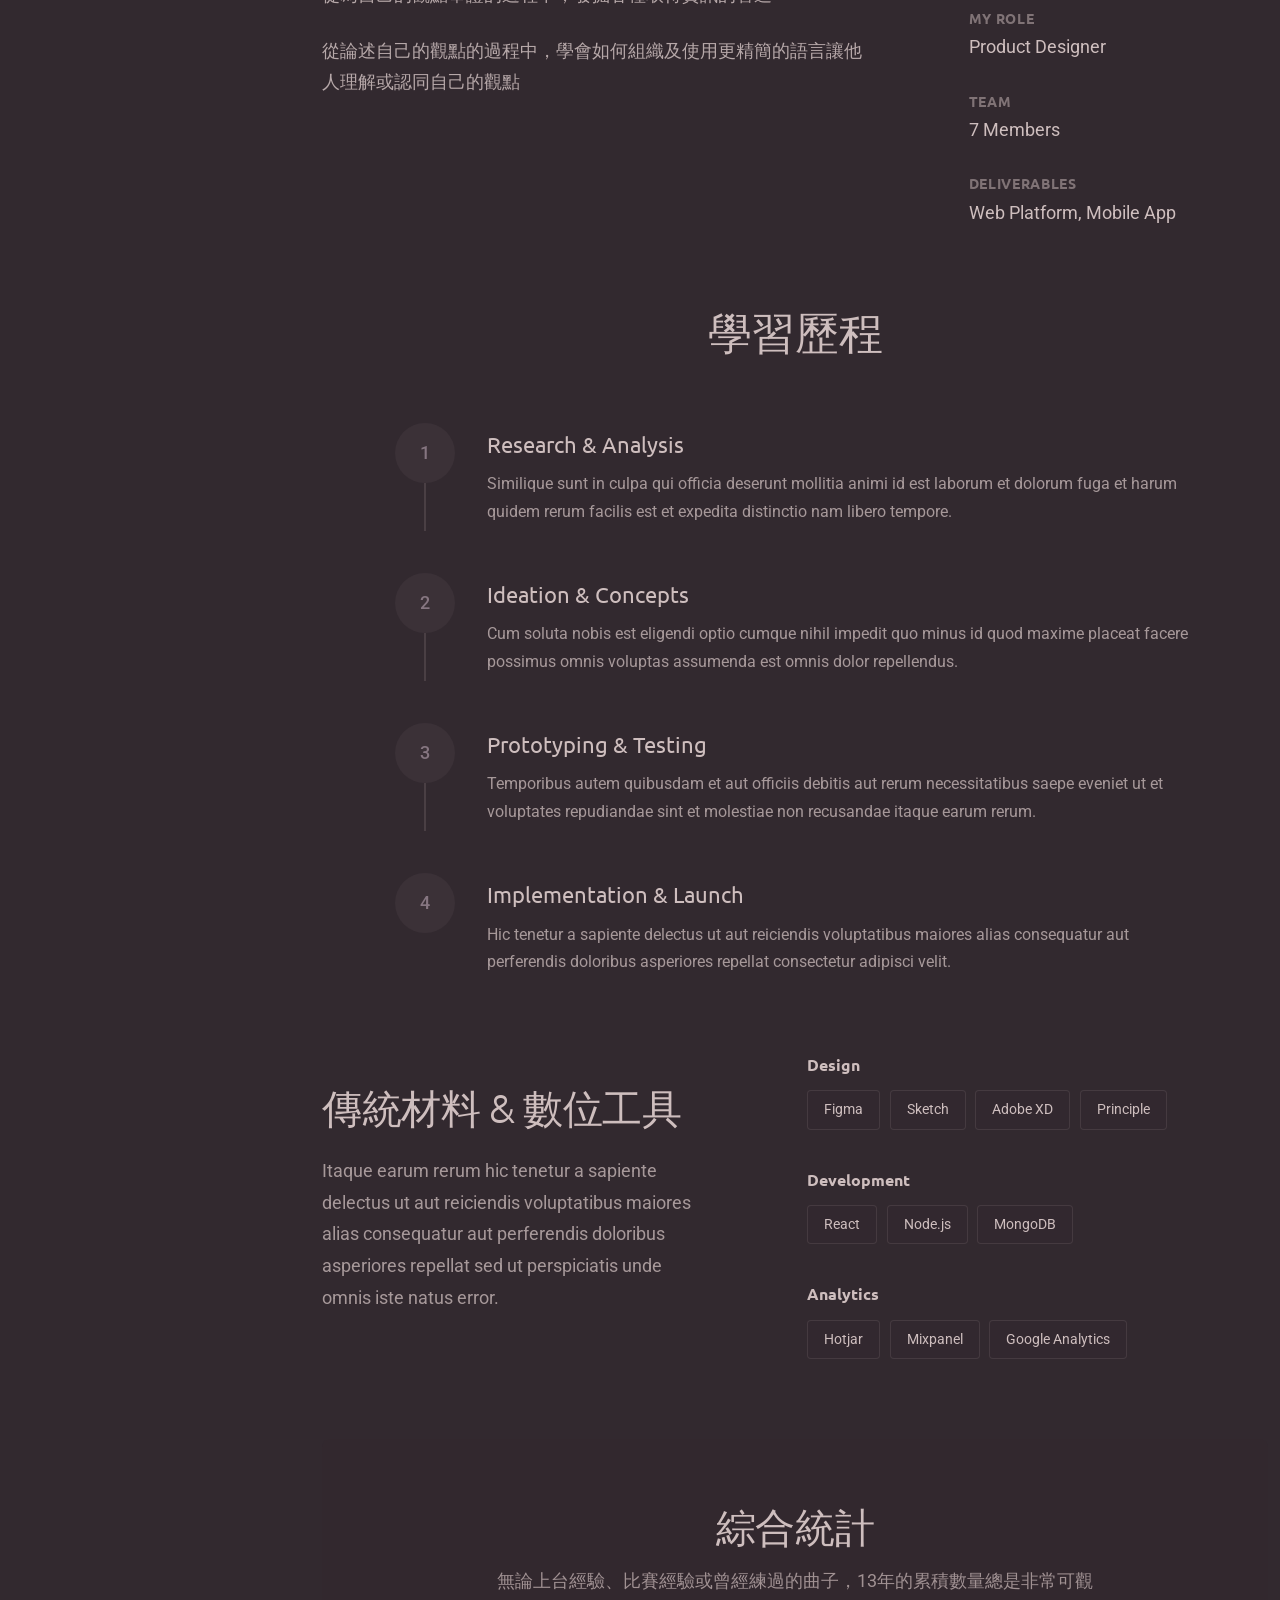
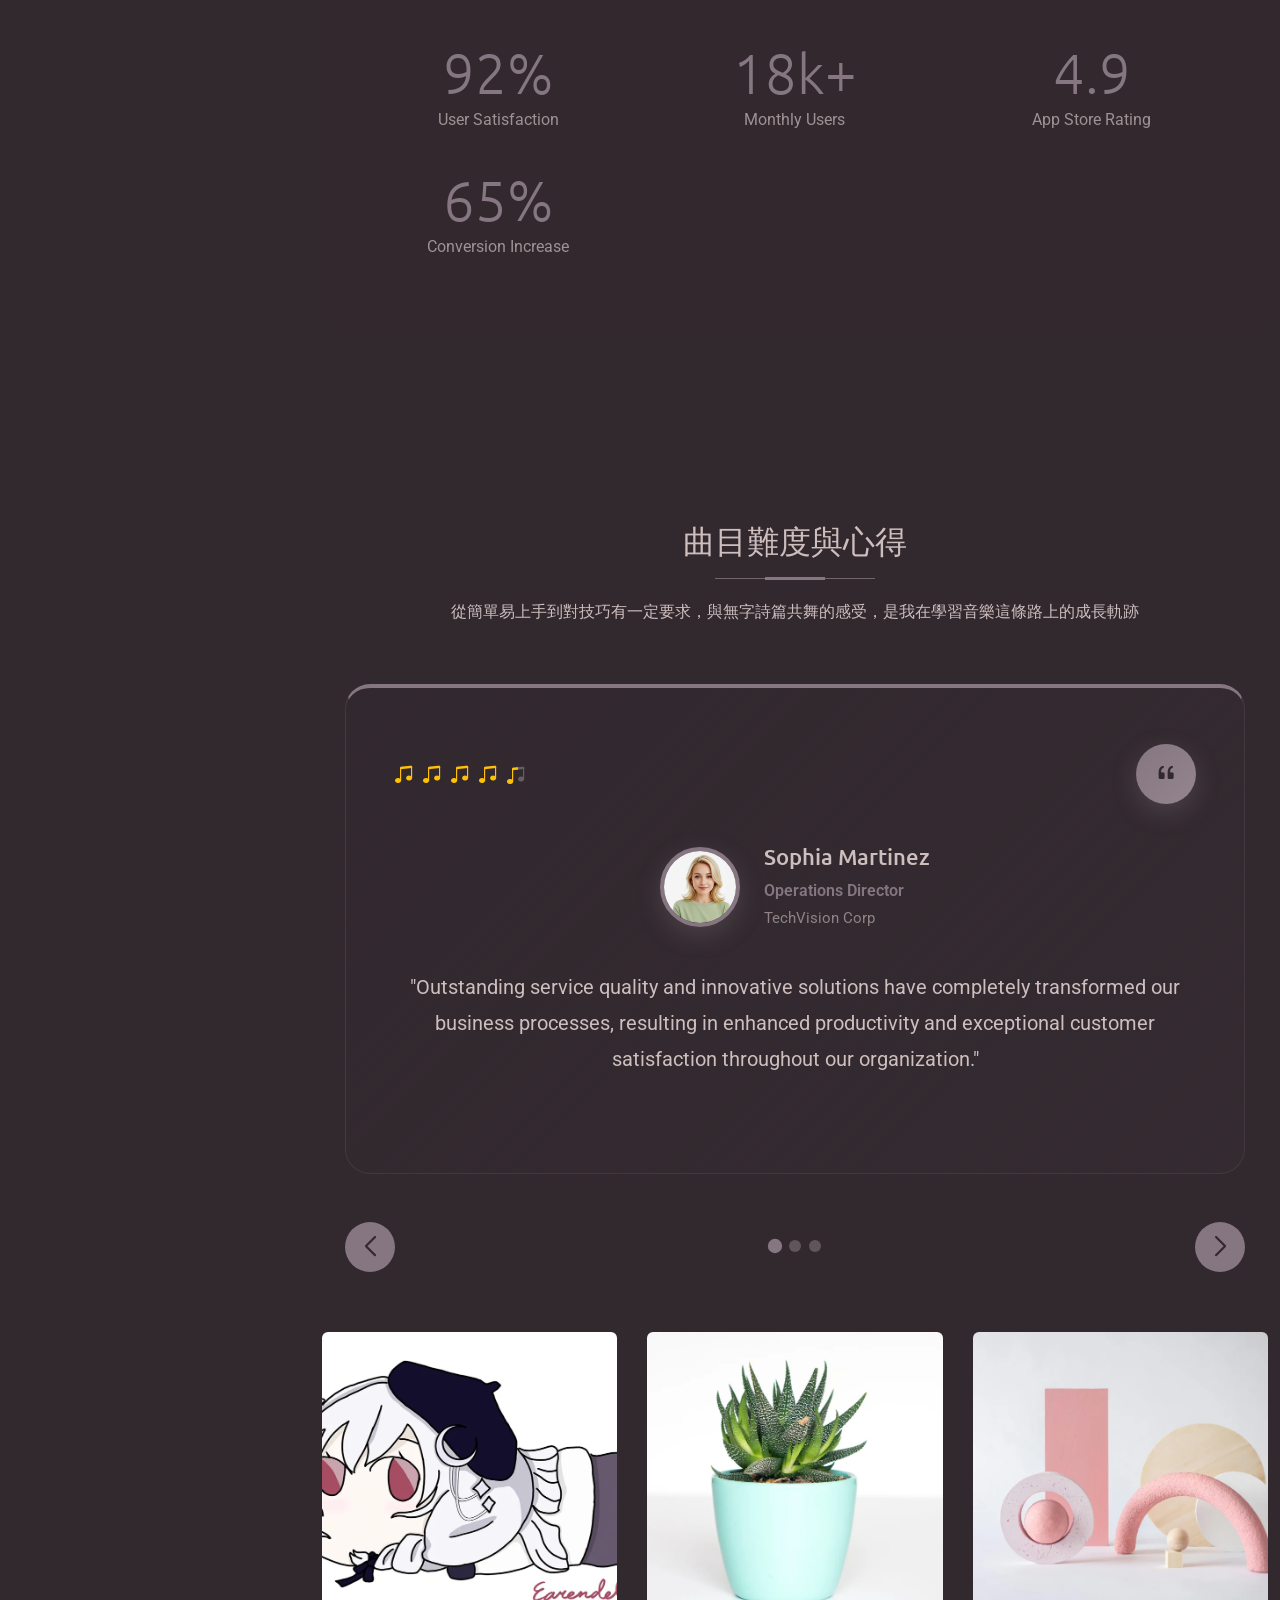
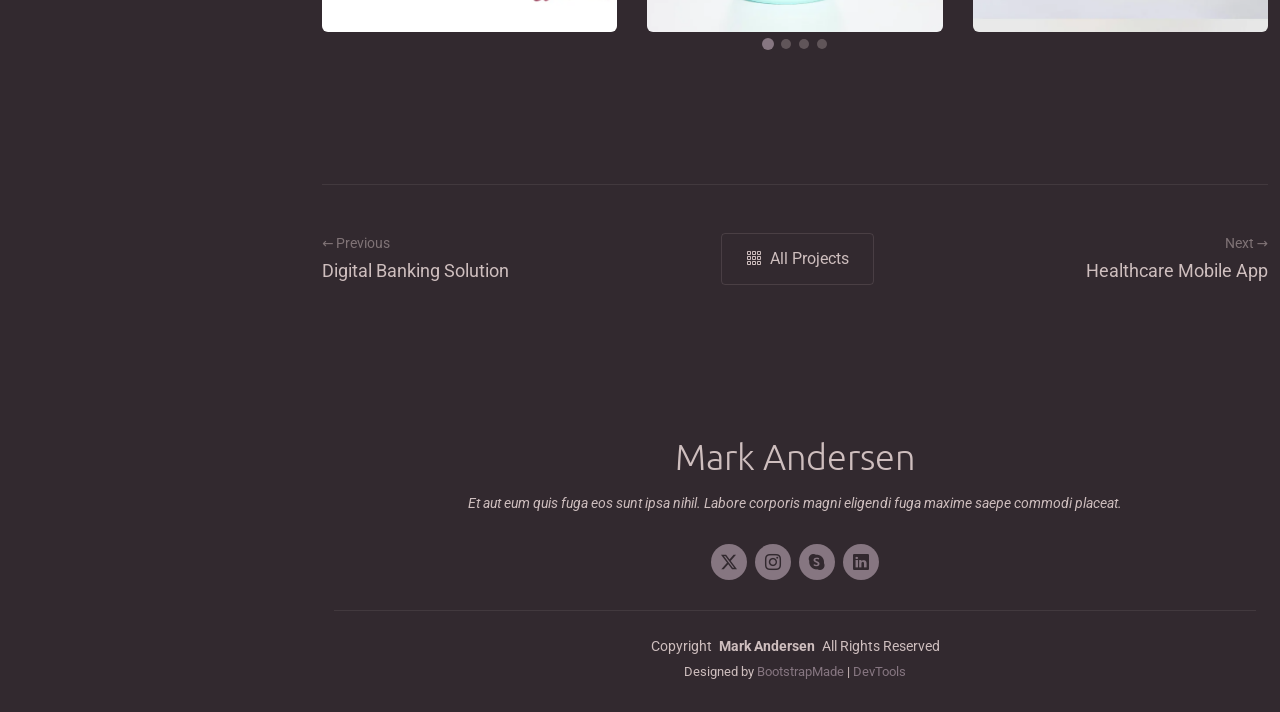
<file: portfolio-details music.html>
<!DOCTYPE html>
<html lang="zh-Hant">

<head>
  <meta charset="utf-8">
  <meta content="width=device-width, initial-scale=1.0" name="viewport">
  <title>Portfolio Details - MyPage Bootstrap Template</title>
  <meta name="description" content="專長介紹">
  <meta name="keywords" content="歷史/中文/業餘音樂/文學創作">

  <!-- Favicons -->
  <link href="assets/img/favicon.png" rel="icon">
  <link href="assets/img/apple-touch-icon.png" rel="apple-touch-icon">

  <!-- Fonts -->
  <link href="https://fonts.googleapis.com" rel="preconnect">
  <link href="https://fonts.gstatic.com" rel="preconnect" crossorigin>
  <link href="https://fonts.googleapis.com/css2?family=Roboto:ital,wght@0,100;0,300;0,400;0,500;0,700;0,900;1,100;1,300;1,400;1,500;1,700;1,900&family=Raleway:ital,wght@0,100;0,200;0,300;0,400;0,500;0,600;0,700;0,800;0,900;1,100;1,200;1,300;1,400;1,500;1,600;1,700;1,800;1,900&family=Ubuntu:ital,wght@0,300;0,400;0,500;0,700;1,300;1,400;1,500;1,700&display=swap" rel="stylesheet">

  <!-- Vendor CSS Files -->
  <link href="assets/vendor/bootstrap/css/bootstrap.min.css" rel="stylesheet">
  <link href="assets/vendor/bootstrap-icons/bootstrap-icons.css" rel="stylesheet">
  <link href="assets/vendor/aos/aos.css" rel="stylesheet">
  <link href="assets/vendor/glightbox/css/glightbox.min.css" rel="stylesheet">
  <link href="assets/vendor/swiper/swiper-bundle.min.css" rel="stylesheet">

  <!-- Main CSS File -->
  <link href="assets/css/main.css" rel="stylesheet">

  <!-- =======================================================
  * Template Name: MyPage
  * Template URL: https://bootstrapmade.com/mypage-bootstrap-personal-template/
  * Updated: Sep 20 2025 with Bootstrap v5.3.8
  * Author: BootstrapMade.com
  * License: https://bootstrapmade.com/license/
  ======================================================== -->
</head>

<body class="portfolio-details-page">

  <header id="header" class="header dark-background d-flex flex-column justify-content-between">
    <i class="header-toggle d-xl-none bi bi-list"></i>

    <div class="header-top">
      <div class="profile-img">
        <img src="assets/img/profile/profile-square-14.webp" alt="" class="img-fluid">
      </div>

      <a href="index.html" class="logo d-flex align-items-center justify-content-center">
        <!-- Uncomment the line below if you also wish to use an image logo -->
        <!-- <img src="assets/img/logo.webp" alt=""> -->
        <h1 class="sitename">周晏慈</h1>
      </a>

    </div>

    <nav id="navmenu" class="navmenu">
      <ul>
        <li><a href="index.html#hero" class="active"><i class="bi bi-house navicon"></i>首頁</a></li>
        <li><a href="index.html#about"><i class="bi bi-person navicon"></i> 個人簡介</a></li>
        <li><a href="index.html#resume"><i class="bi bi-file-earmark-text navicon"></i> 工作及學經歷</a></li>
              <li class="dropdown"><a href="index.html#specialty"><i class="bi bi-menu-button navicon"></i><span>專長介紹</span> <i class="bi bi-chevron-down toggle-dropdown"></i></a>
          <ul>
            <li><a href="index.html#history">史學</a></li>
            <li><a href="index.html#chinese-literature">中國文學</a></li>
            <li><a href="index.html#creation">課餘創作</a></li>
            <li><a href="index.html#music">音樂</a></li>
          </ul>
        </li>
        <li><a href="index.html#portfolio"><i class="bi bi-images navicon"></i>作品集</a></li>
        <li><a href="index.html#service"><i class="bi bi-images navicon"></i> 服務項目</a></li>
        <li><a href="index.html#contact"><i class="bi bi-envelope navicon"></i> 聯繫我</a></li>
      </ul>
    </nav>

    <div class="social-links text-center">
      <a href="" class="twitter"><i class="bi bi-twitter-x"></i></a>
      <a href="#" class="facebook"><i class="bi bi-facebook"></i></a>
      <a href="https://www.instagram.com/melodychou1027?igsh=MTJ5NWxwanE3eXBvNQ%3D%3D&utm_source=qr" class="instagram" target="_blank"><i class="bi bi-instagram"></i></a>
      <a href="#" class="linkedin"><i class="bi bi-linkedin"></i></a>
    </div>

  </header>

  <main class="main">

    <!-- Page Title -->
    <div class="page-title light-background">
      <div class="container">
        <h1>專長介紹</h1>
        <nav class="breadcrumbs">
          <ol>
            <li><a href="index.html">首頁</a></li>
            <li class="current">專長介紹</li>
          </ol>
        </nav>
      </div>
    </div><!-- End Page Title -->

   <!-- Portfolio Details Section -->
    <section id="portfolio-details" class="portfolio-details section">

      <div class="container" data-aos="fade-up" data-aos-delay="100">

        <div class="hero-section">
          <div class="row align-items-center">
            <div class="col-lg-6" data-aos="fade-right">
              <div class="project-header">
                <div class="project-meta">
                  <span class="category">音樂演奏
                  </span>
                  <span class="year">2013</span>
                </div>
                <h1 class="project-title">音樂演奏</h1>
                <p class="project-summary">透過演奏不同編制的各種曲目，在音樂間與作曲家、與他們以音符譜寫的詩篇相遇</p>
                <div class="project-tags">
                  <span class="tag">音感</span>
                  <span class="tag">感性</span>
                  <span class="tag">演奏技巧</span>
                </div>
              </div>
            </div>
            <div class="col-lg-6" data-aos="fade-left" data-aos-delay="200">
              <div class="hero-image">
                <img src="assets/img/portfolio/portfolio-7.webp" alt="Project showcase" class="img-fluid" loading="lazy">
              </div>
            </div>
          </div>
        </div>

        <div class="visual-showcase" data-aos="fade-up" data-aos-delay="100">
          <div class="showcase-gallery">
            <div class="gallery-item large" data-aos="zoom-in" data-aos-delay="150">
              <img src="assets/img/portfolio/portfolio-7.webp" alt="Design showcase" class="img-fluid glightbox">
            </div>
            <div class="gallery-item" data-aos="fade-up" data-aos-delay="200">
              <img src="assets/img/portfolio/portfolio-5.webp" alt="Design showcase" class="img-fluid glightbox">
            </div>
            <div class="gallery-item" data-aos="fade-up" data-aos-delay="250">
              <img src="assets/img/portfolio/portfolio-8.webp" alt="Design showcase" class="img-fluid glightbox">
            </div>
          </div>
        </div>

        <div class="content-section">
          <div class="row">
            <div class="col-lg-7" data-aos="fade-up" data-aos-delay="100">
              <div class="main-content">
                <h2>作為業餘愛好的音樂演奏</h2>
                <p>從閱讀不同觀點所著之史料，建立從多方視角看待事物的態度</p>
                <p>從為自己的觀點舉證的過程中，發掘各種取得資訊的管道</p>
                <p>從論述自己的觀點的過程中，學會如何組織及使用更精簡的語言讓他人理解或認同自己的觀點</p>
              </div>
            </div>
            <div class="col-lg-4 offset-lg-1" data-aos="fade-up" data-aos-delay="200">
              <div class="project-specs">
                <div class="spec-item">
                  <h5>Client</h5>
                  <p>EcoLife Solutions</p>
                </div>
                <div class="spec-item">
                  <h5>Timeline</h5>
                  <p>8 Months</p>
                </div>
                <div class="spec-item">
                  <h5>My Role</h5>
                  <p>Product Designer</p>
                </div>
                <div class="spec-item">
                  <h5>Team</h5>
                  <p>7 Members</p>
                </div>
                <div class="spec-item">
                  <h5>Deliverables</h5>
                  <p>Web Platform, Mobile App</p>
                </div>
              </div>
            </div>
          </div>
        </div>

        <div class="process-timeline" data-aos="fade-up" data-aos-delay="100">
          <div class="timeline-header">
            <h2>學習歷程</h2>
          </div>
          <div class="timeline-steps">
            <div class="timeline-item" data-aos="fade-up" data-aos-delay="150">
              <div class="step-marker">
                <span class="step-number">1</span>
              </div>
              <div class="step-content">
                <h4>Research &amp; Analysis</h4>
                <p>Similique sunt in culpa qui officia deserunt mollitia animi id est laborum et dolorum fuga et harum quidem rerum facilis est et expedita distinctio nam libero tempore.</p>
              </div>
            </div>
            <div class="timeline-item" data-aos="fade-up" data-aos-delay="200">
              <div class="step-marker">
                <span class="step-number">2</span>
              </div>
              <div class="step-content">
                <h4>Ideation &amp; Concepts</h4>
                <p>Cum soluta nobis est eligendi optio cumque nihil impedit quo minus id quod maxime placeat facere possimus omnis voluptas assumenda est omnis dolor repellendus.</p>
              </div>
            </div>
            <div class="timeline-item" data-aos="fade-up" data-aos-delay="250">
              <div class="step-marker">
                <span class="step-number">3</span>
              </div>
              <div class="step-content">
                <h4>Prototyping &amp; Testing</h4>
                <p>Temporibus autem quibusdam et aut officiis debitis aut rerum necessitatibus saepe eveniet ut et voluptates repudiandae sint et molestiae non recusandae itaque earum rerum.</p>
              </div>
            </div>
            <div class="timeline-item" data-aos="fade-up" data-aos-delay="300">
              <div class="step-marker">
                <span class="step-number">4</span>
              </div>
              <div class="step-content">
                <h4>Implementation &amp; Launch</h4>
                <p>Hic tenetur a sapiente delectus ut aut reiciendis voluptatibus maiores alias consequatur aut perferendis doloribus asperiores repellat consectetur adipisci velit.</p>
              </div>
            </div>
          </div>
        </div>

        <div class="tools-section" data-aos="fade-up" data-aos-delay="100">
          <div class="row align-items-center">
            <div class="col-lg-5">
              <h2>傳統材料 &amp; 數位工具</h2>
              <p>Itaque earum rerum hic tenetur a sapiente delectus ut aut reiciendis voluptatibus maiores alias consequatur aut perferendis doloribus asperiores repellat sed ut perspiciatis unde omnis iste natus error.</p>
            </div>
            <div class="col-lg-6 offset-lg-1">
              <div class="tools-grid">
                <div class="tool-category" data-aos="fade-up" data-aos-delay="150">
                  <h5>Design</h5>
                  <div class="tool-list">
                    <span class="tool-item">Figma</span>
                    <span class="tool-item">Sketch</span>
                    <span class="tool-item">Adobe XD</span>
                    <span class="tool-item">Principle</span>
                  </div>
                </div>
                <div class="tool-category" data-aos="fade-up" data-aos-delay="200">
                  <h5>Development</h5>
                  <div class="tool-list">
                    <span class="tool-item">React</span>
                    <span class="tool-item">Node.js</span>
                    <span class="tool-item">MongoDB</span>
                  </div>
                </div>
                <div class="tool-category" data-aos="fade-up" data-aos-delay="250">
                  <h5>Analytics</h5>
                  <div class="tool-list">
                    <span class="tool-item">Hotjar</span>
                    <span class="tool-item">Mixpanel</span>
                    <span class="tool-item">Google Analytics</span>
                  </div>
                </div>
              </div>
            </div>
          </div>
        </div>

        <div class="impact-metrics" data-aos="fade-up" data-aos-delay="100">
          <div class="metrics-container">
            <div class="metrics-header">
              <h2>綜合統計</h2>
              <p>無論上台經驗、比賽經驗或曾經練過的曲子，13年的累積數量總是非常可觀</p>
            </div>
            <div class="metrics-grid">
              <div class="metric-card" data-aos="fade-up" data-aos-delay="150">
                <div class="metric-value">92%</div>
                <div class="metric-label">User Satisfaction</div>
              </div>
              <div class="metric-card" data-aos="fade-up" data-aos-delay="200">
                <div class="metric-value">18k+</div>
                <div class="metric-label">Monthly Users</div>
              </div>
              <div class="metric-card" data-aos="fade-up" data-aos-delay="250">
                <div class="metric-value">4.9</div>
                <div class="metric-label">App Store Rating</div>
              </div>
              <div class="metric-card" data-aos="fade-up" data-aos-delay="300">
                <div class="metric-value">65%</div>
                <div class="metric-label">Conversion Increase</div>
              </div>
            </div>
          </div>
        </div>

    <!-- Testimonials Section -->
    <section id="testimonials" class="testimonials section light-background">

  <!-- Testimonials Section -->
    <section id="testimonials" class="testimonials section light-background">

      <!-- Section Title -->
      <div class="container section-title" data-aos="fade-up">
        <h2>曲目難度與心得</h2>
        <p>從簡單易上手到對技巧有一定要求，與無字詩篇共舞的感受，是我在學習音樂這條路上的成長軌跡</p>
      </div><!-- End Section Title -->

      <div class="container" data-aos="fade-up" data-aos-delay="100">

        <div class="testimonials-slider swiper init-swiper">
          <script type="application/json" class="swiper-config">
            {
              "loop": true,
              "speed": 600,
              "autoplay": {
                "delay": 5000
              },
              "slidesPerView": 1,
              "spaceBetween": 30,
              "pagination": {
                "el": ".swiper-pagination",
                "type": "bullets",
                "clickable": true
              },
              "navigation": {
                "nextEl": ".swiper-button-next",
                "prevEl": ".swiper-button-prev"
              }
            }
          </script>
          <div class="swiper-wrapper">

            <div class="swiper-slide">
              <div class="testimonial-slide" data-aos="fade-up" data-aos-delay="200">
                <div class="testimonial-header">
                  <div class="stars-rating">
                    <i class="bi bi-music-note-beamed"></i>
                    <i class="bi bi-music-note-beamed"></i>
                    <i class="bi bi-music-note-beamed"></i>
                    <i class="bi bi-music-note-beamed"></i>
                  <div class="half-music">
                      <i class="bi bi-music-note-beamed base-icon"></i>
                      <div class="fill-icon">
                        <i class="bi bi-music-note-beamed"></i>
                      </div>
                  </div>
                  </div>
                  <div class="quote-icon">
                    <i class="bi bi-quote"></i>
                  </div>
                </div>
                <div class="testimonial-footer">
                  <div class="author-info">
                    <img src="assets/img/person/person-f-12.webp" alt="Author" class="author-avatar">
                    <div class="author-details">
                      <h4>Sophia Martinez</h4>
                      <span class="role">Operations Director</span>
                      <span class="company">TechVision Corp</span>
                    </div>
                  </div>
                <div class="testimonial-body">
                  <p>"Outstanding service quality and innovative solutions have completely transformed our business processes, resulting in enhanced productivity and exceptional customer satisfaction throughout our organization."</p>
                </div>
                </div>
              </div>
            </div>

            <div class="swiper-slide">
              <div class="testimonial-slide" data-aos="fade-up" data-aos-delay="300">
                <div class="testimonial-header">
                  <div class="stars-rating">
                    <i class="bi bi-music-note-beamed"></i>
                    <i class="bi bi-music-note-beamed"></i>
                    <i class="bi bi-music-note-beamed"></i>
                  <div class="half-music">
                      <i class="bi bi-music-note-beamed base-icon"></i>
                      <div class="fill-icon">
                        <i class="bi bi-music-note-beamed"></i>
                      </div>
                  </div>
                  <span class="empty-music">
                    <i class="bi bi-music-note-beamed base-icon"></i>
                  </span>
                  </div>
                  <div class="quote-icon">
                    <i class="bi bi-quote"></i>
                  </div>
                </div>
                <div class="testimonial-footer">
                  <div class="author-info">
                    <img src="assets/img/person/person-m-14.webp" alt="Author" class="author-avatar">
                    <div class="author-details">
                      <h4>Michael Anderson</h4>
                      <span class="role">Project Manager</span>
                      <span class="company">InnovateTech Ltd</span>
                    </div>
                  </div>
                </div>
                <div class="testimonial-body">
                  <p>"Professional expertise and dedicated support have significantly improved our project delivery timelines while maintaining exceptional quality standards across all our initiatives."</p>
                </div>
              </div>
            </div>

            <div class="swiper-slide">
              <div class="testimonial-slide" data-aos="fade-up" data-aos-delay="400">
                <div class="testimonial-header">
                  <div class="stars-rating">
                    <i class="bi bi-music-note-beamed"></i>
                    <i class="bi bi-music-note-beamed"></i>
                    <i class="bi bi-music-note-beamed"></i>
                    <i class="bi bi-music-note-beamed"></i>
                    <i class="bi bi-music-note-beamed"></i>
                  </div>
                  <div class="quote-icon">
                    <i class="bi bi-quote"></i>
                  </div>
                </div>
                <div class="testimonial-footer">
                  <div class="author-info">
                    <img src="assets/img/person/person-f-11.webp" alt="Author" class="author-avatar">
                    <div class="author-details">
                      <h4>Souvenir de Florence. Op.70, TH118: IV</h4>
                      <span class="role">Pyotr Ilich Tchaikovsky</span>
                      <span class="company">弦樂六重奏</span>
                    </div>
                  </div>
                </div>
                <div class="testimonial-body">
                  <p>除了對演奏者的技巧要求甚高，還需團員彼此的默契與配合，不同於弦樂四重奏，需要花更多力氣注意其它聲部的旋律</p>
                </div>
              </div>
            </div>

          </div>

          <div class="swiper-navigation-wrapper">
            <div class="swiper-button-prev"></div>
            <div class="swiper-pagination"></div>
            <div class="swiper-button-next"></div>
          </div>

        </div>

      </div>

    </section><!-- /Testimonials Section -->

        <div class="additional-gallery" data-aos="fade-up" data-aos-delay="100">
          <div class="gallery-slider swiper init-swiper">
            <script type="application/json" class="swiper-config">
              {
                "loop": true,
                "speed": 600,
                "autoplay": {
                  "delay": 4000
                },
                "slidesPerView": 1,
                "spaceBetween": 30,
                "breakpoints": {
                  "768": {
                    "slidesPerView": 2
                  },
                  "1200": {
                    "slidesPerView": 3
                  }
                },
                "pagination": {
                  "el": ".swiper-pagination",
                  "type": "bullets",
                  "clickable": true
                }
              }
            </script>
            <div class="swiper-wrapper">
              <div class="swiper-slide">
                <img src="assets/img/portfolio/portfolio-12.webp" alt="Project detail" class="img-fluid glightbox" loading="lazy">
              </div>
              <div class="swiper-slide">
                <img src="assets/img/portfolio/portfolio-2.webp" alt="Project detail" class="img-fluid glightbox" loading="lazy">
              </div>
              <div class="swiper-slide">
                <img src="assets/img/portfolio/portfolio-6.webp" alt="Project detail" class="img-fluid glightbox" loading="lazy">
              </div>
              <div class="swiper-slide">
                <img src="assets/img/portfolio/portfolio-10.webp" alt="Project detail" class="img-fluid glightbox" loading="lazy">
              </div>
            </div>
            <div class="swiper-pagination"></div>
          </div>
        </div>

        <div class="project-nav" data-aos="fade-up" data-aos-delay="100">
          <div class="nav-wrapper">
            <a href="#" class="nav-link prev-project">
              <div class="nav-content">
                <span class="nav-direction">← Previous</span>
                <span class="nav-title">Digital Banking Solution</span>
              </div>
            </a>
            <a href="#" class="nav-link all-projects">
              <i class="bi bi-grid-3x3-gap"></i>
              <span>All Projects</span>
            </a>
            <a href="#" class="nav-link next-project">
              <div class="nav-content">
                <span class="nav-direction">Next →</span>
                <span class="nav-title">Healthcare Mobile App</span>
              </div>
            </a>
          </div>
        </div>

      </div>

    </section><!-- /Portfolio Details Section -->

  </main>

  <footer id="footer" class="footer light-background">
    
<div class="container">
      <h3 class="sitename">Mark Andersen</h3>
      <p>Et aut eum quis fuga eos sunt ipsa nihil. Labore corporis magni eligendi fuga maxime saepe commodi placeat.</p>
      <div class="social-links d-flex justify-content-center">
        <a href=""><i class="bi bi-twitter-x"></i></a>
        <a href="https://www.instagram.com/melodychou1027?igsh=MTJ5NWxwanE3eXBvNQ%3D%3D&utm_source=qr"><i class="bi bi-instagram" target="_bl"></i></a>
        <a href=""><i class="bi bi-skype"></i></a>
        <a href=""><i class="bi bi-linkedin"></i></a>
      </div>
      <div class="container">
        <div class="copyright">
          <span>Copyright</span> <strong class="px-1 sitename">Mark Andersen</strong> <span>All Rights Reserved</span>
        </div>
        <div class="credits">
          <!-- All the links in the footer should remain intact. -->
          <!-- You can delete the links only if you've purchased the pro version. -->
          <!-- Licensing information: https://bootstrapmade.com/license/ -->
          <!-- Purchase the pro version with working PHP/AJAX contact form: [buy-url] -->
          Designed by <a href="https://bootstrapmade.com/">BootstrapMade</a> | <a href="https://bootstrapmade.com/tools/">DevTools</a>
        </div>
      </div>
    </div>
  </footer>

  <!-- Scroll Top -->
  <a href="#" id="scroll-top" class="scroll-top d-flex align-items-center justify-content-center"><i class="bi bi-arrow-up-short"></i></a>

  <!-- Preloader -->
  <div id="preloader"></div>

  <!-- Vendor JS Files -->
  <script src="assets/vendor/bootstrap/js/bootstrap.bundle.min.js"></script>
  <script src="assets/vendor/php-email-form/validate.js"></script>
  <script src="assets/vendor/aos/aos.js"></script>
  <script src="assets/vendor/purecounter/purecounter_vanilla.js"></script>
  <script src="assets/vendor/typed.js/typed.umd.js"></script>
  <script src="assets/vendor/waypoints/noframework.waypoints.js"></script>
  <script src="assets/vendor/imagesloaded/imagesloaded.pkgd.min.js"></script>
  <script src="assets/vendor/isotope-layout/isotope.pkgd.min.js"></script>
  <script src="assets/vendor/glightbox/js/glightbox.min.js"></script>
  <script src="assets/vendor/swiper/swiper-bundle.min.js"></script>

  <!-- Main JS File -->
  <script src="assets/js/main.js"></script>

</body>

</html>
</file>
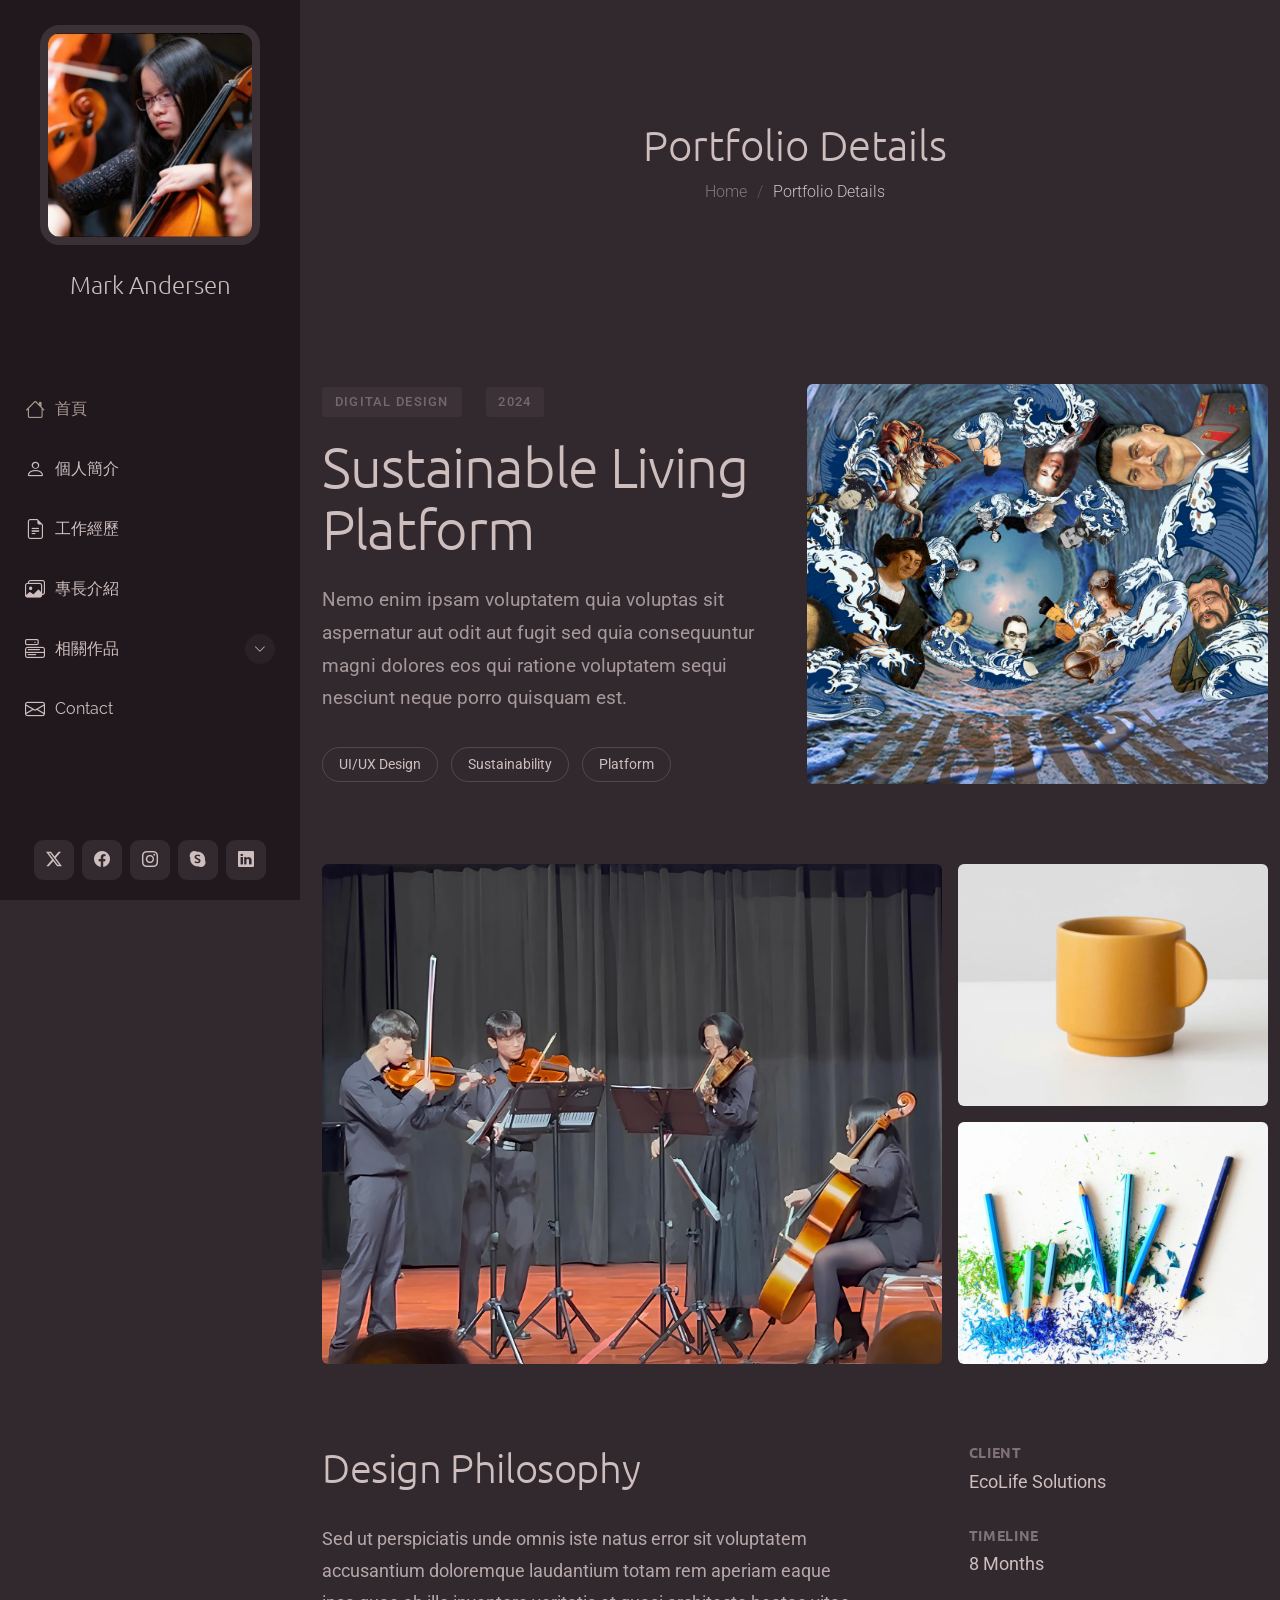
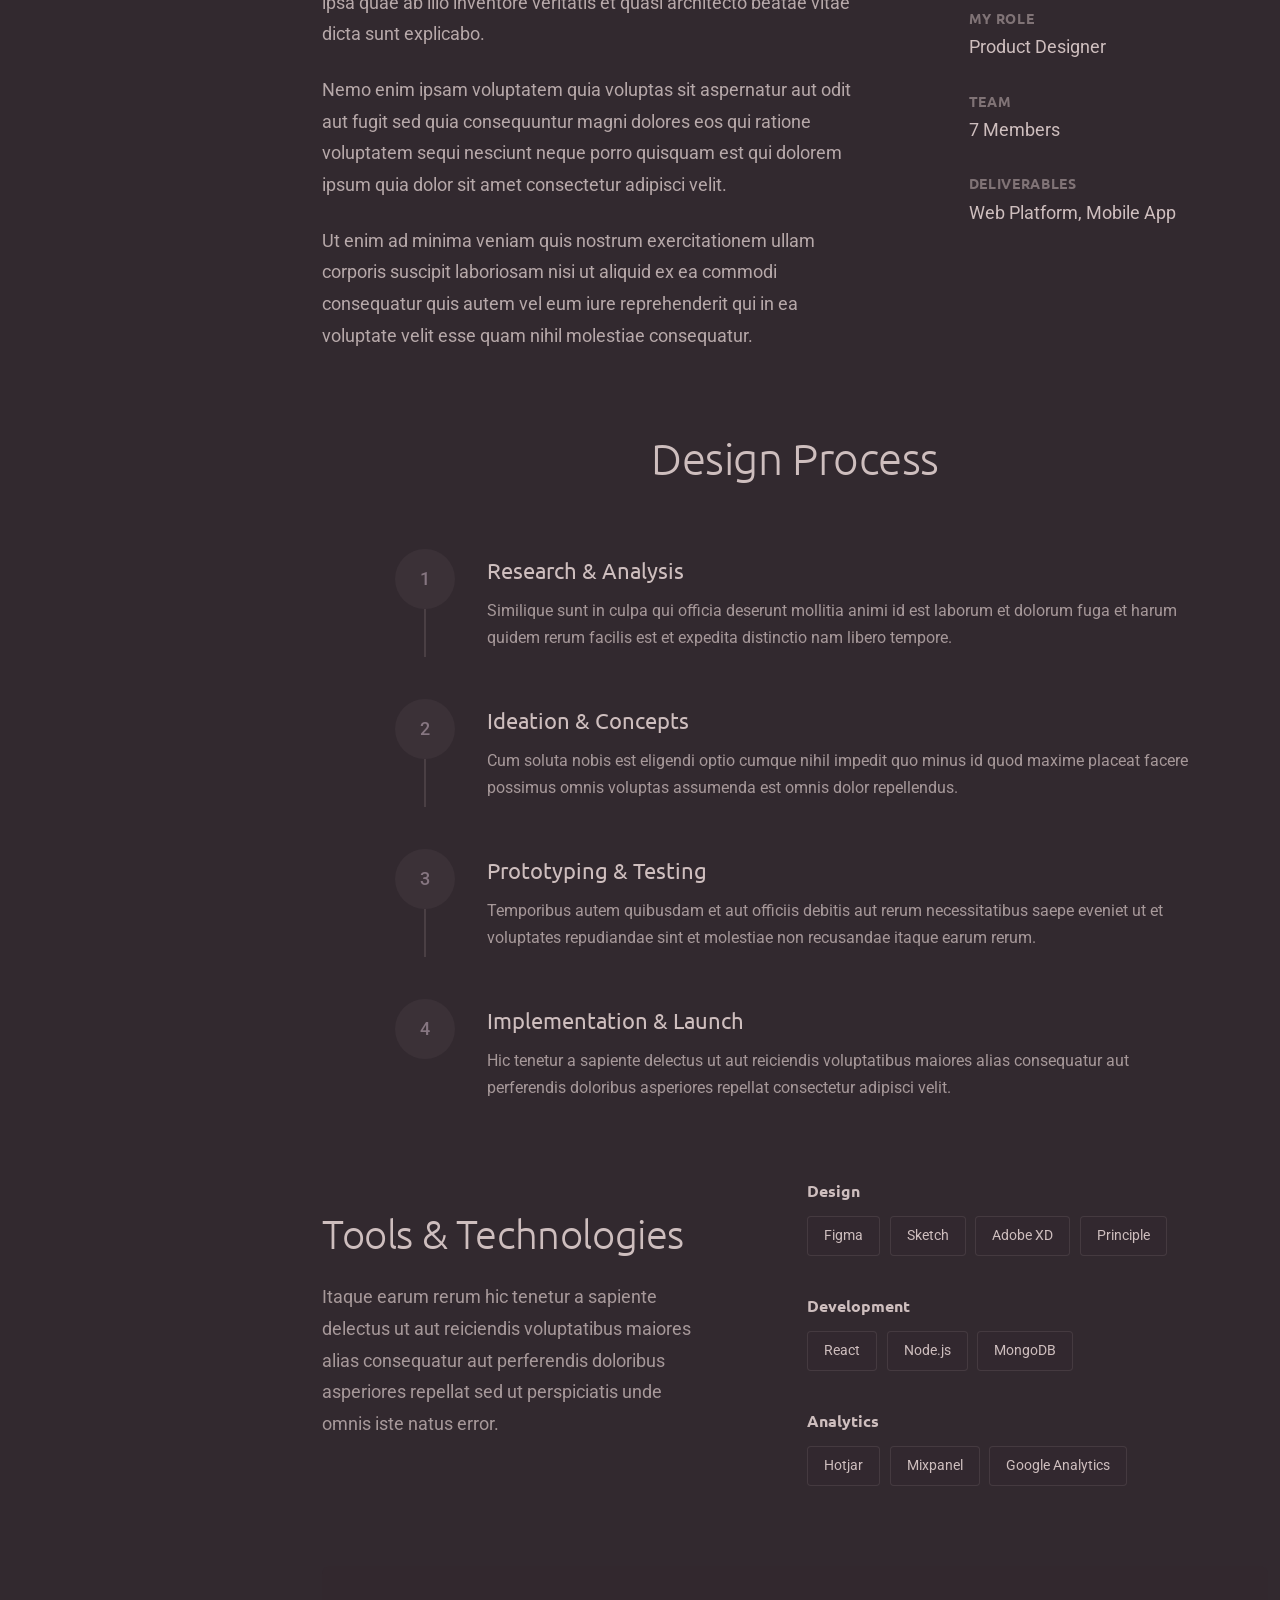
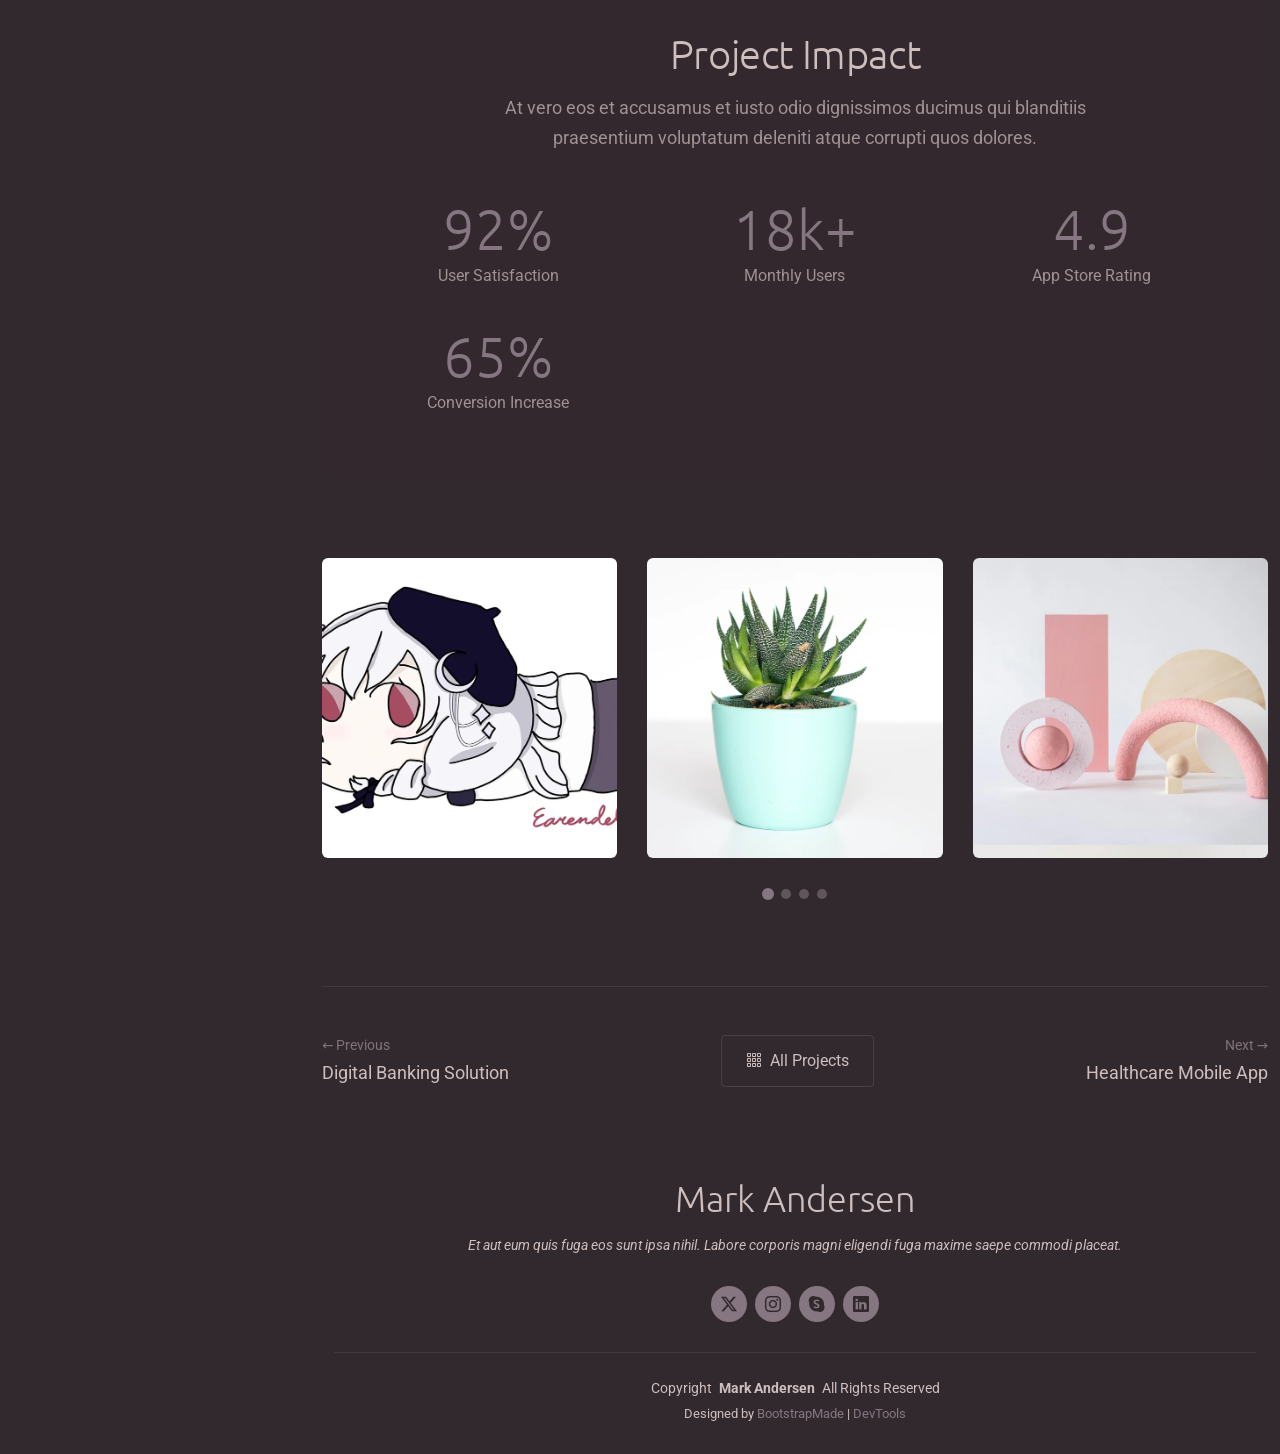
<file: portfolio-details.html>
<!DOCTYPE html>
<html lang="en">

<head>
  <meta charset="utf-8">
  <meta content="width=device-width, initial-scale=1.0" name="viewport">
  <title>Portfolio Details - MyPage Bootstrap Template</title>
  <meta name="description" content="">
  <meta name="keywords" content="">

  <!-- Favicons -->
  <link href="assets/img/favicon.png" rel="icon">
  <link href="assets/img/apple-touch-icon.png" rel="apple-touch-icon">

  <!-- Fonts -->
  <link href="https://fonts.googleapis.com" rel="preconnect">
  <link href="https://fonts.gstatic.com" rel="preconnect" crossorigin>
  <link href="https://fonts.googleapis.com/css2?family=Roboto:ital,wght@0,100;0,300;0,400;0,500;0,700;0,900;1,100;1,300;1,400;1,500;1,700;1,900&family=Raleway:ital,wght@0,100;0,200;0,300;0,400;0,500;0,600;0,700;0,800;0,900;1,100;1,200;1,300;1,400;1,500;1,600;1,700;1,800;1,900&family=Ubuntu:ital,wght@0,300;0,400;0,500;0,700;1,300;1,400;1,500;1,700&display=swap" rel="stylesheet">

  <!-- Vendor CSS Files -->
  <link href="assets/vendor/bootstrap/css/bootstrap.min.css" rel="stylesheet">
  <link href="assets/vendor/bootstrap-icons/bootstrap-icons.css" rel="stylesheet">
  <link href="assets/vendor/aos/aos.css" rel="stylesheet">
  <link href="assets/vendor/glightbox/css/glightbox.min.css" rel="stylesheet">
  <link href="assets/vendor/swiper/swiper-bundle.min.css" rel="stylesheet">

  <!-- Main CSS File -->
  <link href="assets/css/main.css" rel="stylesheet">

  <!-- =======================================================
  * Template Name: MyPage
  * Template URL: https://bootstrapmade.com/mypage-bootstrap-personal-template/
  * Updated: Sep 20 2025 with Bootstrap v5.3.8
  * Author: BootstrapMade.com
  * License: https://bootstrapmade.com/license/
  ======================================================== -->
</head>

<body class="portfolio-details-page">

  <header id="header" class="header dark-background d-flex flex-column justify-content-between">
    <i class="header-toggle d-xl-none bi bi-list"></i>

    <div class="header-top">
      <div class="profile-img">
        <img src="assets/img/profile/profile-square-14.webp" alt="" class="img-fluid">
      </div>

      <a href="index.html" class="logo d-flex align-items-center justify-content-center">
        <!-- Uncomment the line below if you also wish to use an image logo -->
        <!-- <img src="assets/img/logo.webp" alt=""> -->
        <h1 class="sitename">Mark Andersen</h1>
      </a>

    </div>

     <nav id="navmenu" class="navmenu">
      <ul>
        <li><a href="#hero" class="active"><i class="bi bi-house navicon"></i>首頁</a></li>
        <li><a href="#about"><i class="bi bi-person navicon"></i> 個人簡介</a></li>
        <li><a href="#resume"><i class="bi bi-file-earmark-text navicon"></i> 工作經歷</a></li>
        <li><a href="#portfolio"><i class="bi bi-images navicon"></i> 專長介紹</a></li>
        <li class="dropdown"><a href="#"><i class="bi bi-menu-button navicon"></i><span>相關作品</span> <i class="bi bi-chevron-down toggle-dropdown"></i></a>
          <ul>
            <li><a href="#">史學</a></li>
            <li><a href="#">中國文學</a></li>
            <li><a href="#">課餘創作</a></li>
            <li><a href="#">音樂</a></li>
          </ul>
        </li>
        <li><a href="#contact"><i class="bi bi-envelope navicon"></i> Contact</a></li>
      </ul>
    </nav>

    <div class="social-links text-center">
      <a href="" class="twitter"><i class="bi bi-twitter-x"></i></a>
      <a href="#" class="facebook"><i class="bi bi-facebook"></i></a>
      <a href="https://www.instagram.com/melodychou1027?igsh=MTJ5NWxwanE3eXBvNQ%3D%3D&utm_source=qr" class="instagram" target="_blank"><i class="bi bi-instagram"></i></a>
      <a href="#" class="google-plus"><i class="bi bi-skype"></i></a>
      <a href="#" class="linkedin"><i class="bi bi-linkedin"></i></a>
    </div>

  </header>

  <main class="main">

    <!-- Page Title -->
    <div class="page-title light-background">
      <div class="container">
        <h1>Portfolio Details</h1>
        <nav class="breadcrumbs">
          <ol>
            <li><a href="index.html">Home</a></li>
            <li class="current">Portfolio Details</li>
          </ol>
        </nav>
      </div>
    </div><!-- End Page Title -->

    <!-- Portfolio Details Section -->
    <section id="portfolio-details" class="portfolio-details section">

      <div class="container" data-aos="fade-up" data-aos-delay="100">

        <div class="hero-section">
          <div class="row align-items-center">
            <div class="col-lg-6" data-aos="fade-right">
              <div class="project-header">
                <div class="project-meta">
                  <span class="category">Digital Design</span>
                  <span class="year">2024</span>
                </div>
                <h1 class="project-title">Sustainable Living Platform</h1>
                <p class="project-summary">Nemo enim ipsam voluptatem quia voluptas sit aspernatur aut odit aut fugit sed quia consequuntur magni dolores eos qui ratione voluptatem sequi nesciunt neque porro quisquam est.</p>
                <div class="project-tags">
                  <span class="tag">UI/UX Design</span>
                  <span class="tag">Sustainability</span>
                  <span class="tag">Platform</span>
                </div>
              </div>
            </div>
            <div class="col-lg-6" data-aos="fade-left" data-aos-delay="200">
              <div class="hero-image">
                <img src="assets/img/portfolio/portfolio-3.webp" alt="Project showcase" class="img-fluid" loading="lazy">
              </div>
            </div>
          </div>
        </div>

        <div class="visual-showcase" data-aos="fade-up" data-aos-delay="100">
          <div class="showcase-gallery">
            <div class="gallery-item large" data-aos="zoom-in" data-aos-delay="150">
              <img src="assets/img/portfolio/portfolio-7.webp" alt="Design showcase" class="img-fluid glightbox">
            </div>
            <div class="gallery-item" data-aos="fade-up" data-aos-delay="200">
              <img src="assets/img/portfolio/portfolio-5.webp" alt="Design showcase" class="img-fluid glightbox">
            </div>
            <div class="gallery-item" data-aos="fade-up" data-aos-delay="250">
              <img src="assets/img/portfolio/portfolio-8.webp" alt="Design showcase" class="img-fluid glightbox">
            </div>
          </div>
        </div>

        <div class="content-section">
          <div class="row">
            <div class="col-lg-7" data-aos="fade-up" data-aos-delay="100">
              <div class="main-content">
                <h2>Design Philosophy</h2>
                <p>Sed ut perspiciatis unde omnis iste natus error sit voluptatem accusantium doloremque laudantium totam rem aperiam eaque ipsa quae ab illo inventore veritatis et quasi architecto beatae vitae dicta sunt explicabo.</p>
                <p>Nemo enim ipsam voluptatem quia voluptas sit aspernatur aut odit aut fugit sed quia consequuntur magni dolores eos qui ratione voluptatem sequi nesciunt neque porro quisquam est qui dolorem ipsum quia dolor sit amet consectetur adipisci velit.</p>
                <p>Ut enim ad minima veniam quis nostrum exercitationem ullam corporis suscipit laboriosam nisi ut aliquid ex ea commodi consequatur quis autem vel eum iure reprehenderit qui in ea voluptate velit esse quam nihil molestiae consequatur.</p>
              </div>
            </div>
            <div class="col-lg-4 offset-lg-1" data-aos="fade-up" data-aos-delay="200">
              <div class="project-specs">
                <div class="spec-item">
                  <h5>Client</h5>
                  <p>EcoLife Solutions</p>
                </div>
                <div class="spec-item">
                  <h5>Timeline</h5>
                  <p>8 Months</p>
                </div>
                <div class="spec-item">
                  <h5>My Role</h5>
                  <p>Product Designer</p>
                </div>
                <div class="spec-item">
                  <h5>Team</h5>
                  <p>7 Members</p>
                </div>
                <div class="spec-item">
                  <h5>Deliverables</h5>
                  <p>Web Platform, Mobile App</p>
                </div>
              </div>
            </div>
          </div>
        </div>

        <div class="process-timeline" data-aos="fade-up" data-aos-delay="100">
          <div class="timeline-header">
            <h2>Design Process</h2>
          </div>
          <div class="timeline-steps">
            <div class="timeline-item" data-aos="fade-up" data-aos-delay="150">
              <div class="step-marker">
                <span class="step-number">1</span>
              </div>
              <div class="step-content">
                <h4>Research &amp; Analysis</h4>
                <p>Similique sunt in culpa qui officia deserunt mollitia animi id est laborum et dolorum fuga et harum quidem rerum facilis est et expedita distinctio nam libero tempore.</p>
              </div>
            </div>
            <div class="timeline-item" data-aos="fade-up" data-aos-delay="200">
              <div class="step-marker">
                <span class="step-number">2</span>
              </div>
              <div class="step-content">
                <h4>Ideation &amp; Concepts</h4>
                <p>Cum soluta nobis est eligendi optio cumque nihil impedit quo minus id quod maxime placeat facere possimus omnis voluptas assumenda est omnis dolor repellendus.</p>
              </div>
            </div>
            <div class="timeline-item" data-aos="fade-up" data-aos-delay="250">
              <div class="step-marker">
                <span class="step-number">3</span>
              </div>
              <div class="step-content">
                <h4>Prototyping &amp; Testing</h4>
                <p>Temporibus autem quibusdam et aut officiis debitis aut rerum necessitatibus saepe eveniet ut et voluptates repudiandae sint et molestiae non recusandae itaque earum rerum.</p>
              </div>
            </div>
            <div class="timeline-item" data-aos="fade-up" data-aos-delay="300">
              <div class="step-marker">
                <span class="step-number">4</span>
              </div>
              <div class="step-content">
                <h4>Implementation &amp; Launch</h4>
                <p>Hic tenetur a sapiente delectus ut aut reiciendis voluptatibus maiores alias consequatur aut perferendis doloribus asperiores repellat consectetur adipisci velit.</p>
              </div>
            </div>
          </div>
        </div>

        <div class="tools-section" data-aos="fade-up" data-aos-delay="100">
          <div class="row align-items-center">
            <div class="col-lg-5">
              <h2>Tools &amp; Technologies</h2>
              <p>Itaque earum rerum hic tenetur a sapiente delectus ut aut reiciendis voluptatibus maiores alias consequatur aut perferendis doloribus asperiores repellat sed ut perspiciatis unde omnis iste natus error.</p>
            </div>
            <div class="col-lg-6 offset-lg-1">
              <div class="tools-grid">
                <div class="tool-category" data-aos="fade-up" data-aos-delay="150">
                  <h5>Design</h5>
                  <div class="tool-list">
                    <span class="tool-item">Figma</span>
                    <span class="tool-item">Sketch</span>
                    <span class="tool-item">Adobe XD</span>
                    <span class="tool-item">Principle</span>
                  </div>
                </div>
                <div class="tool-category" data-aos="fade-up" data-aos-delay="200">
                  <h5>Development</h5>
                  <div class="tool-list">
                    <span class="tool-item">React</span>
                    <span class="tool-item">Node.js</span>
                    <span class="tool-item">MongoDB</span>
                  </div>
                </div>
                <div class="tool-category" data-aos="fade-up" data-aos-delay="250">
                  <h5>Analytics</h5>
                  <div class="tool-list">
                    <span class="tool-item">Hotjar</span>
                    <span class="tool-item">Mixpanel</span>
                    <span class="tool-item">Google Analytics</span>
                  </div>
                </div>
              </div>
            </div>
          </div>
        </div>

        <div class="impact-metrics" data-aos="fade-up" data-aos-delay="100">
          <div class="metrics-container">
            <div class="metrics-header">
              <h2>Project Impact</h2>
              <p>At vero eos et accusamus et iusto odio dignissimos ducimus qui blanditiis praesentium voluptatum deleniti atque corrupti quos dolores.</p>
            </div>
            <div class="metrics-grid">
              <div class="metric-card" data-aos="fade-up" data-aos-delay="150">
                <div class="metric-value">92%</div>
                <div class="metric-label">User Satisfaction</div>
              </div>
              <div class="metric-card" data-aos="fade-up" data-aos-delay="200">
                <div class="metric-value">18k+</div>
                <div class="metric-label">Monthly Users</div>
              </div>
              <div class="metric-card" data-aos="fade-up" data-aos-delay="250">
                <div class="metric-value">4.9</div>
                <div class="metric-label">App Store Rating</div>
              </div>
              <div class="metric-card" data-aos="fade-up" data-aos-delay="300">
                <div class="metric-value">65%</div>
                <div class="metric-label">Conversion Increase</div>
              </div>
            </div>
          </div>
        </div>

        <div class="additional-gallery" data-aos="fade-up" data-aos-delay="100">
          <div class="gallery-slider swiper init-swiper">
            <script type="application/json" class="swiper-config">
              {
                "loop": true,
                "speed": 600,
                "autoplay": {
                  "delay": 4000
                },
                "slidesPerView": 1,
                "spaceBetween": 30,
                "breakpoints": {
                  "768": {
                    "slidesPerView": 2
                  },
                  "1200": {
                    "slidesPerView": 3
                  }
                },
                "pagination": {
                  "el": ".swiper-pagination",
                  "type": "bullets",
                  "clickable": true
                }
              }
            </script>
            <div class="swiper-wrapper">
              <div class="swiper-slide">
                <img src="assets/img/portfolio/portfolio-12.webp" alt="Project detail" class="img-fluid glightbox" loading="lazy">
              </div>
              <div class="swiper-slide">
                <img src="assets/img/portfolio/portfolio-2.webp" alt="Project detail" class="img-fluid glightbox" loading="lazy">
              </div>
              <div class="swiper-slide">
                <img src="assets/img/portfolio/portfolio-6.webp" alt="Project detail" class="img-fluid glightbox" loading="lazy">
              </div>
              <div class="swiper-slide">
                <img src="assets/img/portfolio/portfolio-10.webp" alt="Project detail" class="img-fluid glightbox" loading="lazy">
              </div>
            </div>
            <div class="swiper-pagination"></div>
          </div>
        </div>

        <div class="project-nav" data-aos="fade-up" data-aos-delay="100">
          <div class="nav-wrapper">
            <a href="#" class="nav-link prev-project">
              <div class="nav-content">
                <span class="nav-direction">← Previous</span>
                <span class="nav-title">Digital Banking Solution</span>
              </div>
            </a>
            <a href="#" class="nav-link all-projects">
              <i class="bi bi-grid-3x3-gap"></i>
              <span>All Projects</span>
            </a>
            <a href="#" class="nav-link next-project">
              <div class="nav-content">
                <span class="nav-direction">Next →</span>
                <span class="nav-title">Healthcare Mobile App</span>
              </div>
            </a>
          </div>
        </div>

      </div>

    </section><!-- /Portfolio Details Section -->

  </main>

  <footer id="footer" class="footer light-background">
    
<div class="container">
      <h3 class="sitename">Mark Andersen</h3>
      <p>Et aut eum quis fuga eos sunt ipsa nihil. Labore corporis magni eligendi fuga maxime saepe commodi placeat.</p>
      <div class="social-links d-flex justify-content-center">
        <a href=""><i class="bi bi-twitter-x"></i></a>
        <a href="https://www.instagram.com/melodychou1027?igsh=MTJ5NWxwanE3eXBvNQ%3D%3D&utm_source=qr"><i class="bi bi-instagram" target="_bl"></i></a>
        <a href=""><i class="bi bi-skype"></i></a>
        <a href=""><i class="bi bi-linkedin"></i></a>
      </div>
      <div class="container">
        <div class="copyright">
          <span>Copyright</span> <strong class="px-1 sitename">Mark Andersen</strong> <span>All Rights Reserved</span>
        </div>
        <div class="credits">
          <!-- All the links in the footer should remain intact. -->
          <!-- You can delete the links only if you've purchased the pro version. -->
          <!-- Licensing information: https://bootstrapmade.com/license/ -->
          <!-- Purchase the pro version with working PHP/AJAX contact form: [buy-url] -->
          Designed by <a href="https://bootstrapmade.com/">BootstrapMade</a> | <a href="https://bootstrapmade.com/tools/">DevTools</a>
        </div>
      </div>
    </div>
  </footer>

  <!-- Scroll Top -->
  <a href="#" id="scroll-top" class="scroll-top d-flex align-items-center justify-content-center"><i class="bi bi-arrow-up-short"></i></a>

  <!-- Preloader -->
  <div id="preloader"></div>

  <!-- Vendor JS Files -->
  <script src="assets/vendor/bootstrap/js/bootstrap.bundle.min.js"></script>
  <script src="assets/vendor/php-email-form/validate.js"></script>
  <script src="assets/vendor/aos/aos.js"></script>
  <script src="assets/vendor/purecounter/purecounter_vanilla.js"></script>
  <script src="assets/vendor/typed.js/typed.umd.js"></script>
  <script src="assets/vendor/waypoints/noframework.waypoints.js"></script>
  <script src="assets/vendor/imagesloaded/imagesloaded.pkgd.min.js"></script>
  <script src="assets/vendor/isotope-layout/isotope.pkgd.min.js"></script>
  <script src="assets/vendor/glightbox/js/glightbox.min.js"></script>
  <script src="assets/vendor/swiper/swiper-bundle.min.js"></script>

  <!-- Main JS File -->
  <script src="assets/js/main.js"></script>

</body>

</html>
</file>
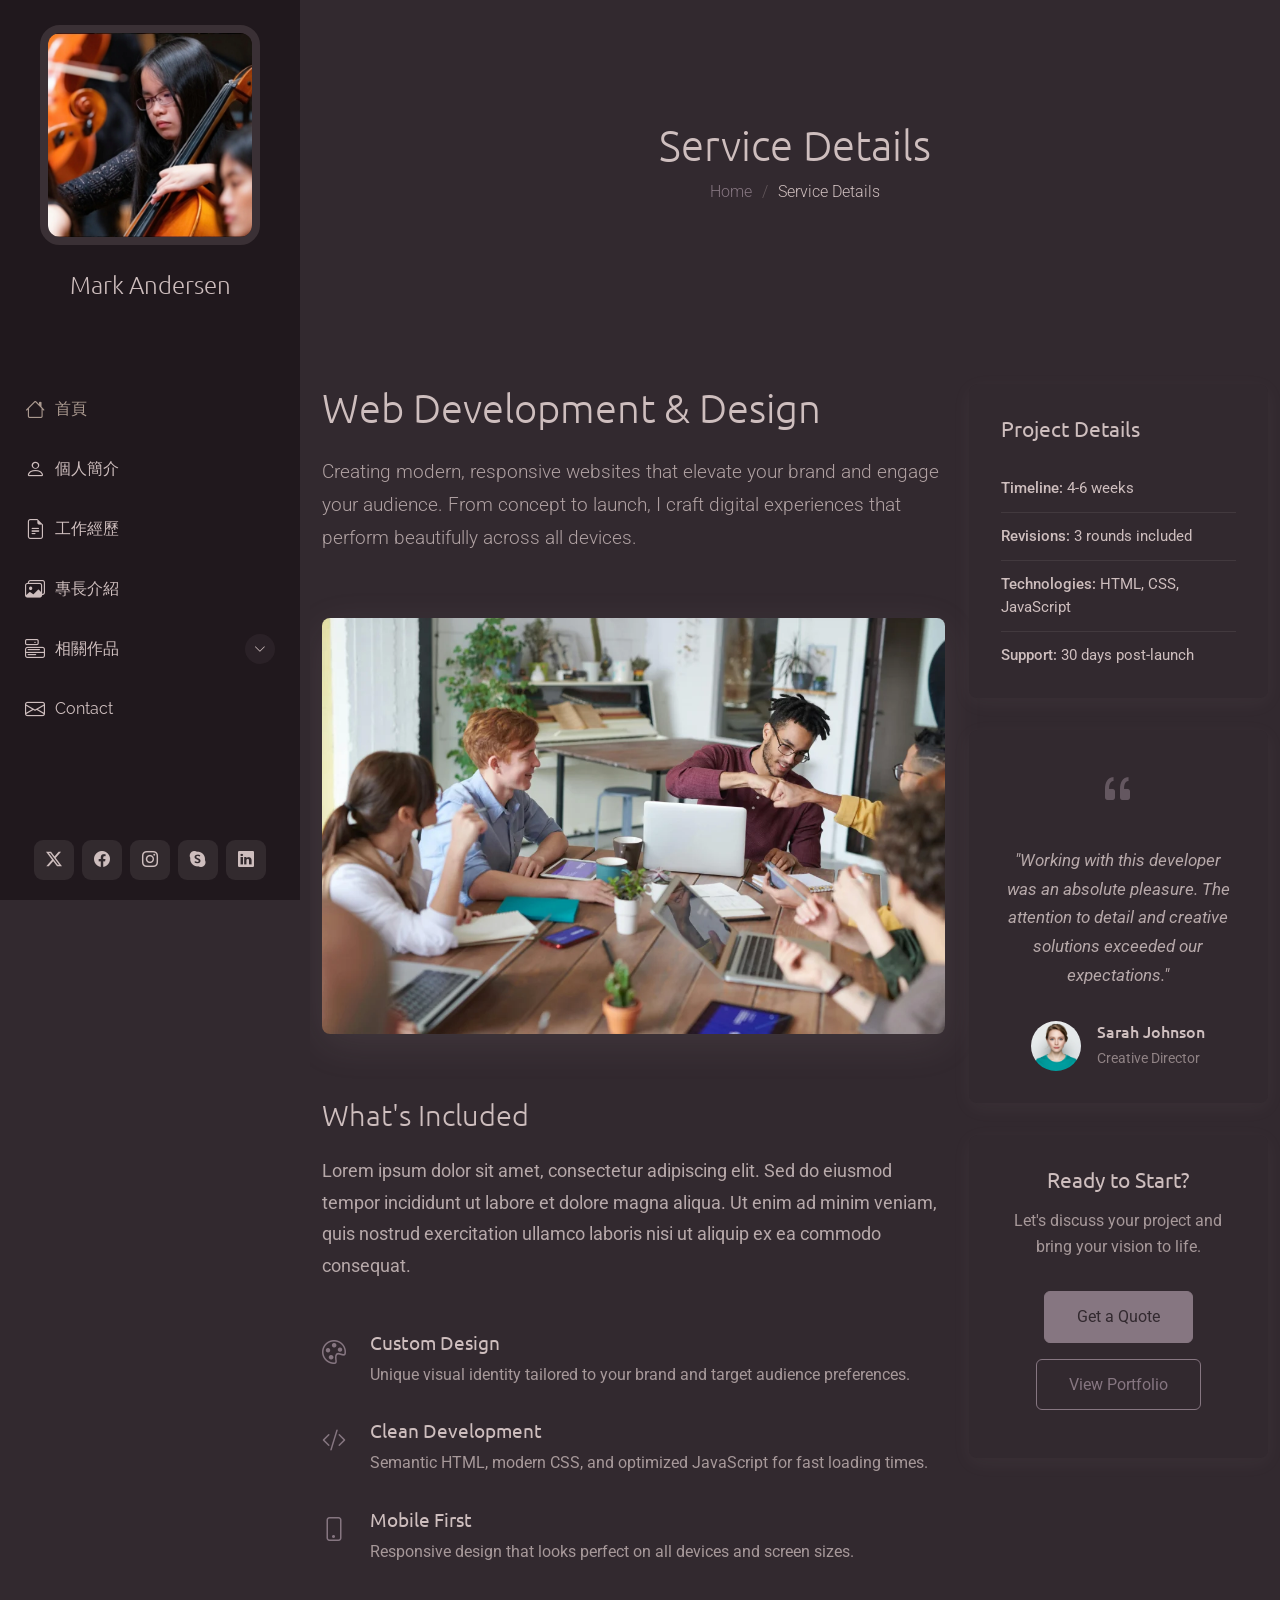
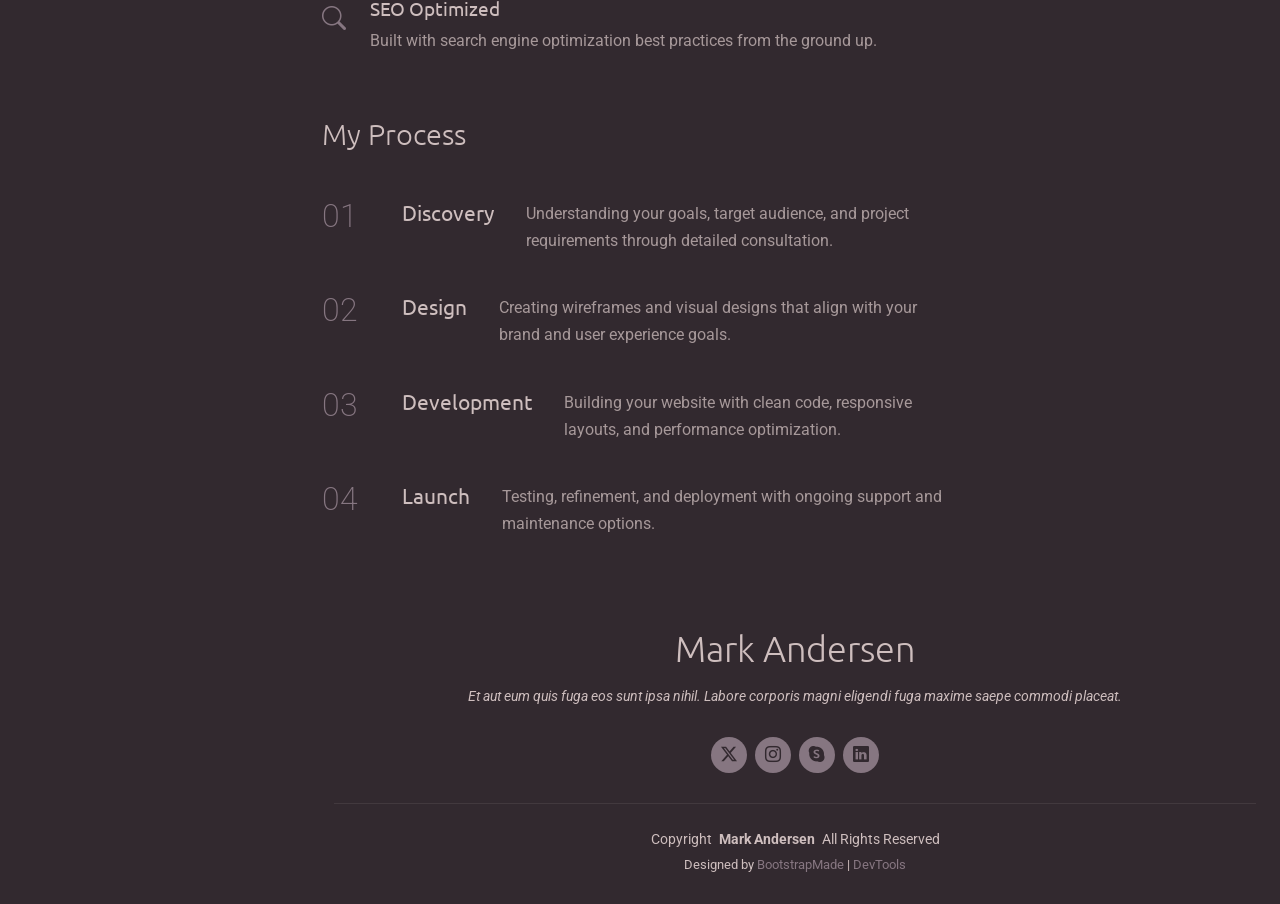
<file: service-details.html>
<!DOCTYPE html>
<html lang="zh-Hant">

<head>
  <meta charset="utf-8">
  <meta content="width=device-width, initial-scale=1.0" name="viewport">
  <title>Service Details - MyPage Bootstrap Template</title>
  <meta name="description" content="">
  <meta name="keywords" content="">

  <!-- Favicons -->
  <link href="assets/img/favicon.png" rel="icon">
  <link href="assets/img/apple-touch-icon.png" rel="apple-touch-icon">

  <!-- Fonts -->
  <link href="https://fonts.googleapis.com" rel="preconnect">
  <link href="https://fonts.gstatic.com" rel="preconnect" crossorigin>
  <link href="https://fonts.googleapis.com/css2?family=Roboto:ital,wght@0,100;0,300;0,400;0,500;0,700;0,900;1,100;1,300;1,400;1,500;1,700;1,900&family=Raleway:ital,wght@0,100;0,200;0,300;0,400;0,500;0,600;0,700;0,800;0,900;1,100;1,200;1,300;1,400;1,500;1,600;1,700;1,800;1,900&family=Ubuntu:ital,wght@0,300;0,400;0,500;0,700;1,300;1,400;1,500;1,700&display=swap" rel="stylesheet">

  <!-- Vendor CSS Files -->
  <link href="assets/vendor/bootstrap/css/bootstrap.min.css" rel="stylesheet">
  <link href="assets/vendor/bootstrap-icons/bootstrap-icons.css" rel="stylesheet">
  <link href="assets/vendor/aos/aos.css" rel="stylesheet">
  <link href="assets/vendor/glightbox/css/glightbox.min.css" rel="stylesheet">
  <link href="assets/vendor/swiper/swiper-bundle.min.css" rel="stylesheet">

  <!-- Main CSS File -->
  <link href="assets/css/main.css" rel="stylesheet">

  <!-- =======================================================
  * Template Name: MyPage
  * Template URL: https://bootstrapmade.com/mypage-bootstrap-personal-template/
  * Updated: Sep 20 2025 with Bootstrap v5.3.8
  * Author: BootstrapMade.com
  * License: https://bootstrapmade.com/license/
  ======================================================== -->
</head>

<body class="service-details-page">

  <header id="header" class="header dark-background d-flex flex-column justify-content-between">
    <i class="header-toggle d-xl-none bi bi-list"></i>

    <div class="header-top">
      <div class="profile-img">
        <img src="assets/img/profile/profile-square-14.webp" alt="" class="img-fluid">
      </div>

      <a href="index.html" class="logo d-flex align-items-center justify-content-center">
        <!-- Uncomment the line below if you also wish to use an image logo -->
        <!-- <img src="assets/img/logo.webp" alt=""> -->
        <h1 class="sitename">Mark Andersen</h1>
      </a>

    </div>

     <nav id="navmenu" class="navmenu">
      <ul>
        <li><a href="#hero" class="active"><i class="bi bi-house navicon"></i>首頁</a></li>
        <li><a href="#about"><i class="bi bi-person navicon"></i> 個人簡介</a></li>
        <li><a href="#resume"><i class="bi bi-file-earmark-text navicon"></i> 工作經歷</a></li>
        <li><a href="#portfolio"><i class="bi bi-images navicon"></i> 專長介紹</a></li>
        <li class="dropdown"><a href="#"><i class="bi bi-menu-button navicon"></i><span>相關作品</span> <i class="bi bi-chevron-down toggle-dropdown"></i></a>
          <ul>
            <li><a href="#">史學</a></li>
            <li><a href="#">中國文學</a></li>
            <li><a href="#">課餘創作</a></li>
            <li><a href="#">音樂</a></li>
          </ul>
        </li>
        <li><a href="#contact"><i class="bi bi-envelope navicon"></i> Contact</a></li>
      </ul>
    </nav>

    <div class="social-links text-center">
      <a href="" class="twitter"><i class="bi bi-twitter-x"></i></a>
      <a href="#" class="facebook"><i class="bi bi-facebook"></i></a>
      <a href="https://www.instagram.com/melodychou1027?igsh=MTJ5NWxwanE3eXBvNQ%3D%3D&utm_source=qr" class="instagram" target="_blank"><i class="bi bi-instagram"></i></a>
      <a href="#" class="google-plus"><i class="bi bi-skype"></i></a>
      <a href="#" class="linkedin"><i class="bi bi-linkedin"></i></a>
    </div>

  </header>

  <main class="main">

    <!-- Page Title -->
    <div class="page-title light-background">
      <div class="container">
        <h1>Service Details</h1>
        <nav class="breadcrumbs">
          <ol>
            <li><a href="index.html">Home</a></li>
            <li class="current">Service Details</li>
          </ol>
        </nav>
      </div>
    </div><!-- End Page Title -->

    <!-- Service Details Section -->
    <section id="service-details" class="service-details section">

      <div class="container" data-aos="fade-up" data-aos-delay="100">

        <div class="row gy-5">

          <div class="col-lg-8">

            <div class="service-content">

              <div class="service-hero" data-aos="fade-up" data-aos-delay="200">
                <h2>Web Development &amp; Design</h2>
                <p class="lead">Creating modern, responsive websites that elevate your brand and engage your audience. From concept to launch, I craft digital experiences that perform beautifully across all devices.</p>
              </div>

              <div class="service-image" data-aos="zoom-in" data-aos-delay="300">
                <img src="assets/img/services/services-3.webp" alt="Web Development" class="img-fluid">
              </div>

              <div class="service-description" data-aos="fade-up" data-aos-delay="400">
                <h3>What's Included</h3>
                <p>Lorem ipsum dolor sit amet, consectetur adipiscing elit. Sed do eiusmod tempor incididunt ut labore et dolore magna aliqua. Ut enim ad minim veniam, quis nostrud exercitation ullamco laboris nisi ut aliquip ex ea commodo consequat.</p>

                <div class="features-list">
                  <div class="feature-item">
                    <i class="bi bi-palette"></i>
                    <div>
                      <h4>Custom Design</h4>
                      <p>Unique visual identity tailored to your brand and target audience preferences.</p>
                    </div>
                  </div>
                  <div class="feature-item">
                    <i class="bi bi-code-slash"></i>
                    <div>
                      <h4>Clean Development</h4>
                      <p>Semantic HTML, modern CSS, and optimized JavaScript for fast loading times.</p>
                    </div>
                  </div>
                  <div class="feature-item">
                    <i class="bi bi-phone"></i>
                    <div>
                      <h4>Mobile First</h4>
                      <p>Responsive design that looks perfect on all devices and screen sizes.</p>
                    </div>
                  </div>
                  <div class="feature-item">
                    <i class="bi bi-search"></i>
                    <div>
                      <h4>SEO Optimized</h4>
                      <p>Built with search engine optimization best practices from the ground up.</p>
                    </div>
                  </div>
                </div>
              </div>

              <div class="process-section" data-aos="fade-up" data-aos-delay="500">
                <h3>My Process</h3>
                <div class="process-steps">
                  <div class="step">
                    <div class="step-number">01</div>
                    <h4>Discovery</h4>
                    <p>Understanding your goals, target audience, and project requirements through detailed consultation.</p>
                  </div>
                  <div class="step">
                    <div class="step-number">02</div>
                    <h4>Design</h4>
                    <p>Creating wireframes and visual designs that align with your brand and user experience goals.</p>
                  </div>
                  <div class="step">
                    <div class="step-number">03</div>
                    <h4>Development</h4>
                    <p>Building your website with clean code, responsive layouts, and performance optimization.</p>
                  </div>
                  <div class="step">
                    <div class="step-number">04</div>
                    <h4>Launch</h4>
                    <p>Testing, refinement, and deployment with ongoing support and maintenance options.</p>
                  </div>
                </div>
              </div>

            </div>

          </div>

          <div class="col-lg-4">

            <div class="service-sidebar">

              <div class="service-info" data-aos="fade-up" data-aos-delay="600">
                <h4>Project Details</h4>
                <ul class="info-list">
                  <li><strong>Timeline:</strong> 4-6 weeks</li>
                  <li><strong>Revisions:</strong> 3 rounds included</li>
                  <li><strong>Technologies:</strong> HTML, CSS, JavaScript</li>
                  <li><strong>Support:</strong> 30 days post-launch</li>
                </ul>
              </div>

              <div class="testimonial-block" data-aos="fade-up" data-aos-delay="700">
                <div class="quote-icon">
                  <i class="bi bi-quote"></i>
                </div>
                <blockquote>
                  "Working with this developer was an absolute pleasure. The attention to detail and creative solutions exceeded our expectations."
                </blockquote>
                <div class="testimonial-author">
                  <img src="assets/img/person/person-f-3.webp" alt="Client" class="author-image">
                  <div class="author-info">
                    <h5>Sarah Johnson</h5>
                    <span>Creative Director</span>
                  </div>
                </div>
              </div>

              <div class="cta-block" data-aos="fade-up" data-aos-delay="800">
                <h4>Ready to Start?</h4>
                <p>Let's discuss your project and bring your vision to life.</p>
                <a href="#" class="btn btn-primary">Get a Quote</a>
                <a href="#" class="btn btn-outline">View Portfolio</a>
              </div>

            </div>

          </div>

        </div>

      </div>

    </section><!-- /Service Details Section -->

  </main>

  <footer id="footer" class="footer light-background">
    
<div class="container">
      <h3 class="sitename">Mark Andersen</h3>
      <p>Et aut eum quis fuga eos sunt ipsa nihil. Labore corporis magni eligendi fuga maxime saepe commodi placeat.</p>
      <div class="social-links d-flex justify-content-center">
        <a href=""><i class="bi bi-twitter-x"></i></a>
        <a href="https://www.instagram.com/melodychou1027?igsh=MTJ5NWxwanE3eXBvNQ%3D%3D&utm_source=qr"><i class="bi bi-instagram" target="_bl"></i></a>
        <a href=""><i class="bi bi-skype"></i></a>
        <a href=""><i class="bi bi-linkedin"></i></a>
      </div>
      <div class="container">
        <div class="copyright">
          <span>Copyright</span> <strong class="px-1 sitename">Mark Andersen</strong> <span>All Rights Reserved</span>
        </div>
        <div class="credits">

          <!-- All the links in the footer should remain intact. -->
          <!-- You can delete the links only if you've purchased the pro version. -->
          <!-- Licensing information: https://bootstrapmade.com/license/ -->
          <!-- Purchase the pro version with working PHP/AJAX contact form: [buy-url] -->
          Designed by <a href="https://bootstrapmade.com/">BootstrapMade</a> | <a href="https://bootstrapmade.com/tools/">DevTools</a>
        </div>
      </div>
    </div>
  </footer>

  <!-- Scroll Top -->
  <a href="#" id="scroll-top" class="scroll-top d-flex align-items-center justify-content-center"><i class="bi bi-arrow-up-short"></i></a>

  <!-- Preloader -->
  <div id="preloader"></div>

  <!-- Vendor JS Files -->
  <script src="assets/vendor/bootstrap/js/bootstrap.bundle.min.js"></script>
  <script src="assets/vendor/php-email-form/validate.js"></script>
  <script src="assets/vendor/aos/aos.js"></script>
  <script src="assets/vendor/purecounter/purecounter_vanilla.js"></script>
  <script src="assets/vendor/typed.js/typed.umd.js"></script>
  <script src="assets/vendor/waypoints/noframework.waypoints.js"></script>
  <script src="assets/vendor/imagesloaded/imagesloaded.pkgd.min.js"></script>
  <script src="assets/vendor/isotope-layout/isotope.pkgd.min.js"></script>
  <script src="assets/vendor/glightbox/js/glightbox.min.js"></script>
  <script src="assets/vendor/swiper/swiper-bundle.min.js"></script>

  <!-- Main JS File -->
  <script src="assets/js/main.js"></script>

</body>

</html>
</file>
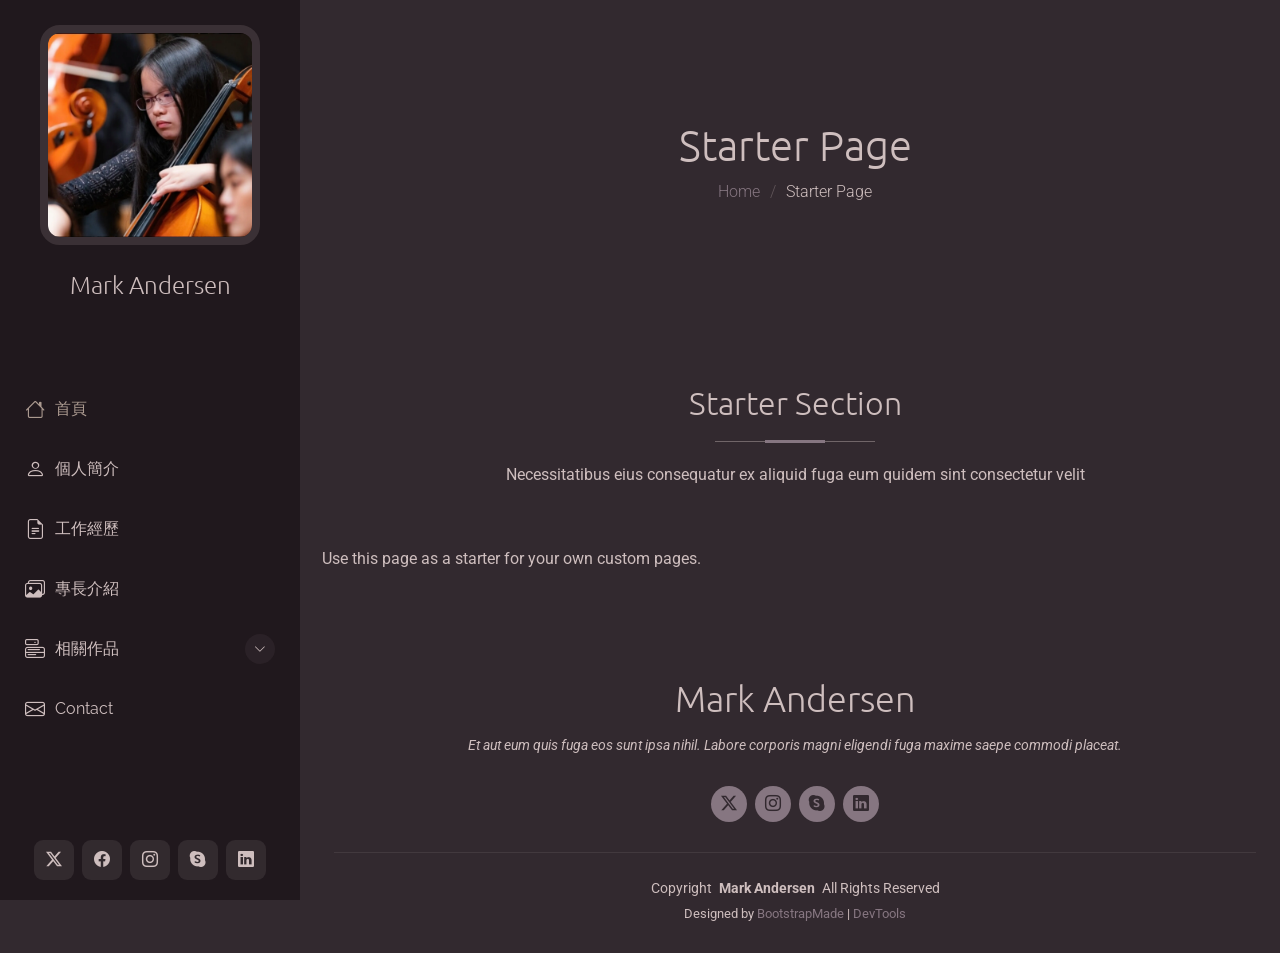
<file: starter-page.html>
<!DOCTYPE html>
<html lang="zh-Hant">

<head>
  <meta charset="utf-8">
  <meta content="width=device-width, initial-scale=1.0" name="viewport">
  <title>Starter Page - MyPage Bootstrap Template</title>
  <meta name="description" content="">
  <meta name="keywords" content="">

  <!-- Favicons -->
  <link href="assets/img/favicon.png" rel="icon">
  <link href="assets/img/apple-touch-icon.png" rel="apple-touch-icon">

  <!-- Fonts -->
  <link href="https://fonts.googleapis.com" rel="preconnect">
  <link href="https://fonts.gstatic.com" rel="preconnect" crossorigin>
  <link href="https://fonts.googleapis.com/css2?family=Roboto:ital,wght@0,100;0,300;0,400;0,500;0,700;0,900;1,100;1,300;1,400;1,500;1,700;1,900&family=Raleway:ital,wght@0,100;0,200;0,300;0,400;0,500;0,600;0,700;0,800;0,900;1,100;1,200;1,300;1,400;1,500;1,600;1,700;1,800;1,900&family=Ubuntu:ital,wght@0,300;0,400;0,500;0,700;1,300;1,400;1,500;1,700&display=swap" rel="stylesheet">

  <!-- Vendor CSS Files -->
  <link href="assets/vendor/bootstrap/css/bootstrap.min.css" rel="stylesheet">
  <link href="assets/vendor/bootstrap-icons/bootstrap-icons.css" rel="stylesheet">
  <link href="assets/vendor/aos/aos.css" rel="stylesheet">
  <link href="assets/vendor/glightbox/css/glightbox.min.css" rel="stylesheet">
  <link href="assets/vendor/swiper/swiper-bundle.min.css" rel="stylesheet">

  <!-- Main CSS File -->
  <link href="assets/css/main.css" rel="stylesheet">

  <!-- =======================================================
  * Template Name: MyPage
  * Template URL: https://bootstrapmade.com/mypage-bootstrap-personal-template/
  * Updated: Sep 20 2025 with Bootstrap v5.3.8
  * Author: BootstrapMade.com
  * License: https://bootstrapmade.com/license/
  ======================================================== -->
</head>

<body class="starter-page-page">

  <header id="header" class="header dark-background d-flex flex-column justify-content-between">
    <i class="header-toggle d-xl-none bi bi-list"></i>

    <div class="header-top">
      <div class="profile-img">
        <img src="assets/img/profile/profile-square-14.webp" alt="" class="img-fluid">
      </div>

      <a href="index.html" class="logo d-flex align-items-center justify-content-center">
        <!-- Uncomment the line below if you also wish to use an image logo -->
        <!-- <img src="assets/img/logo.webp" alt=""> -->
        <h1 class="sitename">Mark Andersen</h1>
      </a>

    </div>

     <nav id="navmenu" class="navmenu">
      <ul>
        <li><a href="#hero" class="active"><i class="bi bi-house navicon"></i>首頁</a></li>
        <li><a href="#about"><i class="bi bi-person navicon"></i> 個人簡介</a></li>
        <li><a href="#resume"><i class="bi bi-file-earmark-text navicon"></i> 工作經歷</a></li>
        <li><a href="#portfolio"><i class="bi bi-images navicon"></i> 專長介紹</a></li>
        <li class="dropdown"><a href="#"><i class="bi bi-menu-button navicon"></i><span>相關作品</span> <i class="bi bi-chevron-down toggle-dropdown"></i></a>
          <ul>
            <li><a href="#">史學</a></li>
            <li><a href="#">中國文學</a></li>
            <li><a href="#">課餘創作</a></li>
            <li><a href="#">音樂</a></li>
          </ul>
        </li>
        <li><a href="#contact"><i class="bi bi-envelope navicon"></i> Contact</a></li>
      </ul>
    </nav>

    <div class="social-links text-center">
      <a href="" class="twitter"><i class="bi bi-twitter-x"></i></a>
      <a href="#" class="facebook"><i class="bi bi-facebook"></i></a>
      <a href="https://www.instagram.com/melodychou1027?igsh=MTJ5NWxwanE3eXBvNQ%3D%3D&utm_source=qr" class="instagram" target="_blank"><i class="bi bi-instagram"></i></a>
      <a href="#" class="google-plus"><i class="bi bi-skype"></i></a>
      <a href="#" class="linkedin"><i class="bi bi-linkedin"></i></a>
    </div>

  </header>

  <main class="main">

    <!-- Page Title -->
    <div class="page-title light-background">
      <div class="container">
        <h1>Starter Page</h1>
        <nav class="breadcrumbs">
          <ol>
            <li><a href="index.html">Home</a></li>
            <li class="current">Starter Page</li>
          </ol>
        </nav>
      </div>
    </div><!-- End Page Title -->

    <!-- Starter Section Section -->
    <section id="starter-section" class="starter-section section">

      <!-- Section Title -->
      <div class="container section-title" data-aos="fade-up">
        <h2>Starter Section</h2>
        <p>Necessitatibus eius consequatur ex aliquid fuga eum quidem sint consectetur velit</p>
      </div><!-- End Section Title -->

      <div class="container" data-aos="fade-up">
        <p>Use this page as a starter for your own custom pages.</p>
      </div>

    </section><!-- /Starter Section Section -->

  </main>

  <footer id="footer" class="footer light-background">
    
<div class="container">
      <h3 class="sitename">Mark Andersen</h3>
      <p>Et aut eum quis fuga eos sunt ipsa nihil. Labore corporis magni eligendi fuga maxime saepe commodi placeat.</p>
      <div class="social-links d-flex justify-content-center">
        <a href=""><i class="bi bi-twitter-x"></i></a>
        <a href="https://www.instagram.com/melodychou1027?igsh=MTJ5NWxwanE3eXBvNQ%3D%3D&utm_source=qr"><i class="bi bi-instagram" target="_bl"></i></a>
        <a href=""><i class="bi bi-skype"></i></a>
        <a href=""><i class="bi bi-linkedin"></i></a>
      </div>
      <div class="container">
        <div class="copyright">
          <span>Copyright</span> <strong class="px-1 sitename">Mark Andersen</strong> <span>All Rights Reserved</span>
        </div>
        <div class="credits">

          <!-- All the links in the footer should remain intact. -->
          <!-- You can delete the links only if you've purchased the pro version. -->
          <!-- Licensing information: https://bootstrapmade.com/license/ -->
          <!-- Purchase the pro version with working PHP/AJAX contact form: [buy-url] -->
          Designed by <a href="https://bootstrapmade.com/">BootstrapMade</a> | <a href="https://bootstrapmade.com/tools/">DevTools</a>
        </div>
      </div>
    </div>
  </footer>

  <!-- Scroll Top -->
  <a href="#" id="scroll-top" class="scroll-top d-flex align-items-center justify-content-center"><i class="bi bi-arrow-up-short"></i></a>

  <!-- Preloader -->
  <div id="preloader"></div>

  <!-- Vendor JS Files -->
  <script src="assets/vendor/bootstrap/js/bootstrap.bundle.min.js"></script>
  <script src="assets/vendor/php-email-form/validate.js"></script>
  <script src="assets/vendor/aos/aos.js"></script>
  <script src="assets/vendor/purecounter/purecounter_vanilla.js"></script>
  <script src="assets/vendor/typed.js/typed.umd.js"></script>
  <script src="assets/vendor/waypoints/noframework.waypoints.js"></script>
  <script src="assets/vendor/imagesloaded/imagesloaded.pkgd.min.js"></script>
  <script src="assets/vendor/isotope-layout/isotope.pkgd.min.js"></script>
  <script src="assets/vendor/glightbox/js/glightbox.min.js"></script>
  <script src="assets/vendor/swiper/swiper-bundle.min.js"></script>

  <!-- Main JS File -->
  <script src="assets/js/main.js"></script>

</body>

</html>
</file>
<file: assets/css/main.css>
/**
* Template Name: MyPage
* Template URL: https://bootstrapmade.com/mypage-bootstrap-personal-template/
* Updated: Sep 20 2025 with Bootstrap v5.3.8
* Author: BootstrapMade.com
* License: https://bootstrapmade.com/license/
*/

/*--------------------------------------------------------------
# Font & Color Variables
# Help: https://bootstrapmade.com/color-system/
--------------------------------------------------------------*/
/* Fonts */
:root {
  --default-font: "Roboto",  system-ui, -apple-system, "Segoe UI", Roboto, "Helvetica Neue", Arial, "Noto Sans", "Liberation Sans", sans-serif, "Apple Color Emoji", "Segoe UI Emoji", "Segoe UI Symbol", "Noto Color Emoji";
  --heading-font: "Ubuntu",  sans-serif;
  --nav-font: "Raleway",  sans-serif;
}

/* Global Colors - The following color variables are used throughout the website. Updating them here will change the color scheme of the entire website */
:root { 
  --background-color: #32292f; /* Background color for the entire website, including individual sections */
  --default-color: #cebebe; /* Default color used for the majority of the text content across the entire website */
  --heading-color: #cebebe; /* Color for headings, subheadings and title throughout the website */
  --accent-color: #867681; /* Accent color that represents your brand on the website. It's used for buttons, links, and other elements that need to stand out */
  --surface-color: #32292f; /* The surface color is used as a background of boxed elements within sections, such as cards, icon boxes, or other elements that require a visual separation from the global background. */
  --contrast-color: #32292f; /* Contrast color for text, ensuring readability against backgrounds of accent, heading, or default colors. */
}

/* Nav Menu Colors - The following color variables are used specifically for the navigation menu. They are separate from the global colors to allow for more customization options */
:root {
  --nav-color: #cebebe;  /* The default color of the main navmenu links */
  --nav-hover-color: #AA998F; /* Applied to main navmenu links when they are hovered over or active */
  --nav-mobile-background-color: #38485f; /* Used as the background color for mobile navigation menu */
  --nav-dropdown-background-color: #38485f; /* Used as the background color for dropdown items that appear when hovering over primary navigation items */
  --nav-dropdown-color: #32292f; /* Used for navigation links of the dropdown items in the navigation menu. */
  --nav-dropdown-hover-color: #AA998F; /* Similar to --nav-hover-color, this color is applied to dropdown navigation links when they are hovered over. */
}

/* Color Presets - These classes override global colors when applied to any section or element, providing reuse of the sam color scheme. */

.light-background {
  --background-color: #32292f;
  --surface-color: #32292f;
}

.dark-background {
  --background-color: #20181D;
  --default-color: #cebebe;
  --heading-color: #cebebe;
  --surface-color: #151f2b;
  --contrast-color: #32292f;
}

/* Smooth scroll */
:root {
  scroll-behavior: smooth;
}

/*--------------------------------------------------------------
# General Styling & Shared Classes
--------------------------------------------------------------*/
body {
  color: var(--default-color);
  background-color: var(--background-color);
  font-family: var(--default-font);
}

a {
  color: var(--accent-color);
  text-decoration: none;
  transition: 0.3s;
}

a:hover {
  color: color-mix(in srgb, var(--accent-color), transparent 25%);
  text-decoration: none;
}

h1,
h2,
h3,
h4,
h5,
h6 {
  color: var(--heading-color);
  font-family: var(--heading-font);
}

/* PHP Email Form Messages
------------------------------*/
.php-email-form .error-message {display: none !important;
  visibility: hidden !important; /* 隱藏元素 */
  opacity: 0 !important;          /* 變成完全透明 */
  height: 0 !important;           /* 高度歸零 */
  padding: 0 !important;          /* 內邊距歸零（消滅紅色大區塊） */
  margin: 0 !important;           /* 外邊距歸零 */
  border: none !important;        /* 拔掉任何邊框 */
  font-size: 0 !important;        /* 字體縮小到不見 */
}

.php-email-form .sent-message {
  display: none;
  color: #32292f;
  background: #059652;
  text-align: center;
  padding: 15px;
  margin-bottom: 24px;
  font-weight: 600;
}

.php-email-form .loading {
  display: none;
  background: var(--surface-color);
  text-align: center;
  padding: 15px;
  margin-bottom: 24px;
}

.php-email-form .loading:before {
  content: "";
  display: inline-block;
  border-radius: 50%;
  width: 24px;
  height: 24px;
  margin: 0 10px -6px 0;
  border: 3px solid var(--accent-color);
  border-top-color: var(--surface-color);
  animation: php-email-form-loading 1s linear infinite;
}

@keyframes php-email-form-loading {
  0% {
    transform: rotate(0deg);
  }

  100% {
    transform: rotate(360deg);
  }
}

/*--------------------------------------------------------------
# Global Header
--------------------------------------------------------------*/
.header {
  color: var(--default-color);
  background-color: var(--background-color);
  position: fixed;
  top: 0;
  left: 0;
  bottom: 0;
  padding: 0 15px;
  width: 300px;
  transition: all ease-in-out 0.3s;
  overflow-y: auto;
  z-index: 997;
}

.header .profile-img img {
  margin: 25px auto;
  display: block;
  border-radius: 20px;
  max-width: 220px;
  border: 8px solid color-mix(in srgb, var(--default-color), transparent 85%);
}

.header .logo {
  line-height: 1;
}

.header .logo img {
  max-height: 32px;
  margin-right: 8px;
}

.header .logo h1 {
  font-size: 24px;
  margin: 0;
  font-weight: 300;
  color: var(--heading-color);
}

.header .social-links {
  margin: 0 0 20px 0;
}

.header .social-links a {
  font-size: 16px;
  display: inline-flex;
  align-items: center;
  justify-content: center;
  background: color-mix(in srgb, var(--default-color), transparent 90%);
  color: var(--default-color);
  margin: 0 2px;
  border-radius: 9px;
  text-align: center;
  width: 40px;
  height: 40px;
  transition: 0.3s;
}

.header .social-links a:hover {
  color: var(--contrast-color);
  background: var(--accent-color);
}

@media (min-width: 1200px) {

  .header~main,
  .header~#footer {
    margin-left: 310px;
  }
}

@media (max-width: 1199px) {
  .header {
    left: -100%;
  }
}

.header.header-show {
  left: 0;
}

.header .header-toggle {
  color: var(--background-color);
  background-color: var(--accent-color);
  font-size: 22px;
  display: flex;
  align-items: center;
  justify-content: center;
  width: 40px;
  height: 40px;
  border-radius: 9px;
  cursor: pointer;
  position: fixed;
  top: 15px;
  right: 15px;
  z-index: 9999;
  transition: 0.3s;
}

.header .header-toggle:hover {
  background-color: color-mix(in srgb, var(--accent-color) 90%, black 15%);
}

/*--------------------------------------------------------------
# Navigation Menu
--------------------------------------------------------------*/
.mobile-nav-toggle {
  display: none;
}

.navmenu {
  padding: 0;
  z-index: 9997;
  flex: 1;
  display: flex;
  align-items: center;
}

.navmenu ul {
  list-style: none;
  padding: 0 0 20px 0;
  margin: 0;
  width: 100%;
}

.navmenu a,
.navmenu a:focus {
  color: var(--nav-color);
  padding: 15px 10px;
  font-family: var(--nav-font);
  font-size: 16px;
  font-weight: 400;
  display: flex;
  align-items: center;
  white-space: nowrap;
  transition: 0.3s;
  width: 100%;
}

.navmenu a .navicon,
.navmenu a:focus .navicon {
  font-size: 20px;
  margin-right: 10px;
}

.navmenu a .toggle-dropdown,
.navmenu a:focus .toggle-dropdown {
  font-size: 12px;
  line-height: 0;
  margin-left: auto;
  width: 30px;
  height: 30px;
  display: flex;
  align-items: center;
  justify-content: center;
  border-radius: 50%;
  transition: 0.3s;
  flex-shrink: 0;
  background-color: color-mix(in srgb, var(--accent-color), transparent 90%);
}

.navmenu a .toggle-dropdown:hover,
.navmenu a:focus .toggle-dropdown:hover {
  background-color: var(--accent-color);
  color: var(--contrast-color);
}

.navmenu a:hover,
.navmenu .active,
.navmenu .active:focus {
  color: var(--nav-hover-color);
}

.navmenu a:hover .navicon,
.navmenu .active .navicon,
.navmenu .active:focus .navicon {
  color: var(--nav-hover-color);
}

.navmenu .active .toggle-dropdown,
.navmenu .active:focus .toggle-dropdown {
  background-color: var(--accent-color);
  color: var(--contrast-color);
  transform: rotate(180deg);
}

.navmenu .dropdown {
  display: block;
}

.navmenu .dropdown a,
.navmenu .dropdown a:focus {
  color: --nav-dropdown-color;
}

.navmenu .dropdown a:hover,
.navmenu .dropdown .active,
.navmenu .dropdown .active:focus {
  color: var(--nav-dropdown-hover-color);
}

.navmenu .dropdown ul {
  position: static;
  display: none;
  z-index: 99;
  padding: 5px 10px;
  margin: 5px 10px;
  background-color: var(--nav-dropdown-background-color);
  border: 1px solid color-mix(in srgb, var(--default-color), transparent 90%);
  box-shadow: none;
  transition: all 0.5s ease-in-out;
}

.navmenu .dropdown ul ul {
  background-color: rgba(33, 37, 41, 0.1);
}

.navmenu .dropdown>.dropdown-active {
  display: block;
  background-color: rgba(33, 37, 41, 0.03);
}

/*--------------------------------------------------------------
# Global Footer
--------------------------------------------------------------*/
.footer {
  color: var(--default-color);
  background-color: var(--background-color);
  font-size: 14px;
  text-align: center;
  padding: 30px 0;
  position: relative;
}

.footer h3 {
  font-size: 36px;
  font-weight: 300;
  position: relative;
  padding: 0;
  margin: 0 0 15px 0;
}

.footer p {
  font-size: 15;
  font-style: italic;
  padding: 0;
  margin: 0 0 30px 0;
}

.footer .social-links {
  margin: 0 0 30px 0;
}

.footer .social-links a {
  font-size: 16px;
  display: flex;
  align-items: center;
  justify-content: center;
  background: var(--accent-color);
  color: var(--contrast-color);
  line-height: 1;
  margin: 0 4px;
  border-radius: 50%;
  text-align: center;
  width: 36px;
  height: 36px;
  transition: 0.3s;
}

.footer .social-links a:hover {
  background: color-mix(in srgb, var(--accent-color), transparent 20%);
  text-decoration: none;
}

.footer .copyright {
  padding-top: 25px;
  border-top: 1px solid color-mix(in srgb, var(--default-color), transparent 90%);
}

.footer .credits {
  font-size: 13px;
  padding-top: 5px;
}

/*--------------------------------------------------------------
# Preloader
--------------------------------------------------------------*/
#preloader {
  position: fixed;
  inset: 0;
  z-index: 999999;
  overflow: hidden;
  background: var(--background-color);
  transition: all 0.6s ease-out;
}

#preloader:before {
  content: "";
  position: fixed;
  top: calc(50% - 30px);
  left: calc(50% - 30px);
  border: 6px solid #32292f;
  border-color: var(--accent-color) transparent var(--accent-color) transparent;
  border-radius: 50%;
  width: 60px;
  height: 60px;
  animation: animate-preloader 1.5s linear infinite;
}

@keyframes animate-preloader {
  0% {
    transform: rotate(0deg);
  }

  100% {
    transform: rotate(360deg);
  }
}

/*--------------------------------------------------------------
# Scroll Top Button
--------------------------------------------------------------*/
.scroll-top {
  position: fixed;
  visibility: hidden;
  opacity: 0;
  right: 15px;
  bottom: -15px;
  z-index: 99999;
  background-color: var(--accent-color);
  width: 44px;
  height: 44px;
  border-radius: 50px;
  transition: all 0.4s;
}

.scroll-top i {
  font-size: 24px;
  color: var(--contrast-color);
  line-height: 0;
}

.scroll-top:hover {
  background-color: color-mix(in srgb, var(--accent-color), transparent 20%);
  color: var(--contrast-color);
}

.scroll-top.active {
  visibility: visible;
  opacity: 1;
  bottom: 15px;
}

/*--------------------------------------------------------------
# Disable aos animation delay on mobile devices
--------------------------------------------------------------*/
@media screen and (max-width: 768px) {
  [data-aos-delay] {
    transition-delay: 0 !important;
  }
}

/*--------------------------------------------------------------
# Global Page Titles & Breadcrumbs
--------------------------------------------------------------*/
.page-title {
  color: var(--default-color);
  background-color: var(--background-color);
  padding: 120px 0;
  text-align: center;
  position: relative;
}

.page-title h1 {
  font-size: 42px;
  font-weight: 300;
  margin-bottom: 10px;
}

.page-title .breadcrumbs ol {
  display: flex;
  flex-wrap: wrap;
  list-style: none;
  justify-content: center;
  padding: 0;
  margin: 0;
  font-size: 16px;
  font-weight: 300;
}

.page-title .breadcrumbs ol li+li {
  padding-left: 10px;
}

.page-title .breadcrumbs ol li+li::before {
  content: "/";
  display: inline-block;
  padding-right: 10px;
  color: color-mix(in srgb, var(--default-color), transparent 70%);
}

/*--------------------------------------------------------------
# Global Sections
--------------------------------------------------------------*/
section,
.section {
  color: var(--default-color);
  background-color: var(--background-color);
  padding: 60px 0;
  overflow: clip;
}

/*--------------------------------------------------------------
# Global Section Titles
--------------------------------------------------------------*/
.section-title {
  text-align: center;
  padding-bottom: 60px;
  position: relative;
}

.section-title h2 {
  font-size: 32px;
  font-weight: 300;
  margin-bottom: 20px;
  padding-bottom: 20px;
  position: relative;
}

.section-title h2:before {
  content: "";
  position: absolute;
  display: block;
  width: 160px;
  height: 1px;
  background: color-mix(in srgb, var(--default-color), transparent 60%);
  left: 0;
  right: 0;
  bottom: 1px;
  margin: auto;
}

.section-title h2::after {
  content: "";
  position: absolute;
  display: block;
  width: 60px;
  height: 3px;
  background: var(--accent-color);
  left: 0;
  right: 0;
  bottom: 0;
  margin: auto;
}

.section-title p {
  margin-bottom: 0;
}

/*--------------------------------------------------------------
# Hero Section
--------------------------------------------------------------*/
.hero {
  padding: 120px 0;
  min-height: 100vh;
  display: flex;
  align-items: center;
  position: relative;
  overflow: hidden;
}

.hero .container {
  position: relative;
  z-index: 2;
  padding: 80px 15px;
}

.hero .hero-content h1 {
  font-size: 3.5rem;
  font-weight: 300;
  line-height: 1.2;
  margin-bottom: 2rem;
  color: var(--heading-color);
}

.hero .hero-content h1 .accent-text {
  color: var(--accent-color);
  font-weight: 400;
  position: relative;
}

.hero .hero-content h1 .accent-text::after {
  content: "";
  position: absolute;
  bottom: -8px;
  left: 0;
  width: 100%;
  height: 2px;
  background: linear-gradient(90deg, var(--accent-color), color-mix(in srgb, var(--accent-color), transparent 50%));
}

@media (max-width: 992px) {
  .hero .hero-content h1 {
    font-size: 2.8rem;
  }
}

@media (max-width: 768px) {
  .hero .hero-content h1 {
    font-size: 2.2rem;
  }
}

.hero .hero-content .hero-description {
  font-size: 1.125rem;
  line-height: 1.8;
  color: color-mix(in srgb, var(--default-color), transparent 20%);
  margin-bottom: 3rem;
  max-width: 90%;
}

@media (max-width: 768px) {
  .hero .hero-content .hero-description {
    font-size: 1rem;
    max-width: 100%;
  }
}

.hero .hero-content .hero-actions {
  display: flex;
  gap: 1.5rem;
  margin-bottom: 4rem;
}

@media (max-width: 576px) {
  .hero .hero-content .hero-actions {
    flex-direction: column;
    gap: 1rem;
  }
}

.hero .hero-content .hero-actions .btn-primary {
  padding: 14px 32px;
  background: var(--accent-color);
  color: var(--contrast-color);
  border-radius: 6px;
  font-weight: 500;
  text-decoration: none;
  transition: all 0.3s ease;
  border: 2px solid var(--accent-color);
}

.hero .hero-content .hero-actions .btn-primary:hover {
  background: color-mix(in srgb, var(--accent-color), black 10%);
  border-color: color-mix(in srgb, var(--accent-color), black 10%);
  transform: translateY(-2px);
}

.hero .hero-content .hero-actions .btn-secondary {
  padding: 14px 32px;
  background: transparent;
  color: var(--heading-color);
  border-radius: 6px;
  font-weight: 500;
  text-decoration: none;
  transition: all 0.3s ease;
  border: 2px solid color-mix(in srgb, var(--default-color), transparent 80%);
}

.hero .hero-content .hero-actions .btn-secondary:hover {
  background: transparent;
  color: var(--accent-color);
  border-color: var(--accent-color);
  transform: translateY(-2px);
}

.hero .hero-content .hero-stats {
  display: flex;
  gap: 3rem;
}

@media (max-width: 768px) {
  .hero .hero-content .hero-stats {
    gap: 2rem;
  }
}

@media (max-width: 576px) {
  .hero .hero-content .hero-stats {
    flex-direction: column;
    gap: 1.5rem;
  }
}

.hero .hero-content .hero-stats .stat-item .stat-number {
  display: block;
  font-size: 2rem;
  font-weight: 600;
  color: var(--accent-color);
  line-height: 1;
}

.hero .hero-content .hero-stats .stat-item .stat-label {
  display: block;
  font-size: 0.875rem;
  color: color-mix(in srgb, var(--default-color), transparent 40%);
  margin-top: 0.5rem;
  font-weight: 400;
}

.hero .hero-image {
  position: relative;
}

.hero .hero-image .image-wrapper {
  position: relative;
  max-width: 500px;
  margin: 0 auto;
}

.hero .hero-image .image-wrapper .main-image {
  border-radius: 12px;
  box-shadow: 0 20px 60px color-mix(in srgb, var(--heading-color), transparent 85%);
  transition: transform 0.3s ease;
}

.hero .hero-image .image-wrapper .main-image:hover {
  transform: scale(1.02);
}

.hero .hero-image .image-wrapper .floating-card {
  position: absolute;
  background: var(--surface-color);
  padding: 1rem 1.5rem;
  border-radius: 8px;
  box-shadow: 0 10px 30px color-mix(in srgb, var(--heading-color), transparent 90%);
  display: flex;
  align-items: center;
  gap: 0.75rem;
  font-size: 0.875rem;
  font-weight: 500;
  color: var(--heading-color);
  transition: all 0.3s ease;
}

.hero .hero-image .image-wrapper .floating-card:hover {
  transform: translateY(-5px);
  box-shadow: 0 15px 40px color-mix(in srgb, var(--heading-color), transparent 85%);
}

.hero .hero-image .image-wrapper .floating-card i {
  font-size: 1.25rem;
  color: var(--accent-color);
}

.hero .hero-image .image-wrapper .floating-card.card-1 {
  top: 20%;
  left: -15%;
  z-index: 3;
}

@media (max-width: 992px) {
  .hero .hero-image .image-wrapper .floating-card.card-1 {
    left: -10%;
  }
}

@media (max-width: 768px) {
  .hero .hero-image .image-wrapper .floating-card.card-1 {
    left: 0;
    top: 10%;
  }
}

.hero .hero-image .image-wrapper .floating-card.card-2 {
  top: 60%;
  right: -15%;
  z-index: 3;
}

@media (max-width: 992px) {
  .hero .hero-image .image-wrapper .floating-card.card-2 {
    right: -10%;
  }
}

@media (max-width: 768px) {
  .hero .hero-image .image-wrapper .floating-card.card-2 {
    right: 0;
    top: 50%;
  }
}

.hero .hero-image .image-wrapper .floating-card.card-3 {
  bottom: 15%;
  left: -10%;
  z-index: 3;
}

@media (max-width: 992px) {
  .hero .hero-image .image-wrapper .floating-card.card-3 {
    left: -5%;
  }
}

@media (max-width: 768px) {
  .hero .hero-image .image-wrapper .floating-card.card-3 {
    left: 0;
    bottom: 5%;
  }
}

@media (max-width: 992px) {
  .hero .hero-content {
    text-align: center;
    margin-top: 2rem;
  }
}

/*--------------------------------------------------------------
# About Section
--------------------------------------------------------------*/
.about {
  padding-top: 120px;
  padding-bottom: 120px;
}

.about .intro-header {
  margin-bottom: 80px;
}

.about .intro-header h1 {
  font-size: 3.5rem;
  font-weight: 300;
  letter-spacing: -0.02em;
  margin-bottom: 1rem;
  color: var(--heading-color);
}

.about .intro-header .subtitle {
  font-size: 1.25rem;
  font-weight: 400;
  color: color-mix(in srgb, var(--default-color), transparent 30%);
  margin: 0;
}

.about .main-content-wrapper {
  margin-bottom: 100px;
}

.about .profile-section .profile-image-container {
  margin-bottom: 2rem;
}

.about .profile-section .profile-image-container img {
  width: 100%;
  max-width: 300px;
  aspect-ratio: 1;
  object-fit: cover;
  border-radius: 12px;
  filter: grayscale(20%);
  transition: filter 0.3s ease;
}

.about .profile-section .profile-image-container img:hover {
  filter: grayscale(0%);
}

.about .profile-section .profile-meta .location {
  display: flex;
  align-items: center;
  margin-bottom: 1rem;
  color: color-mix(in srgb, var(--default-color), transparent 20%);
}

.about .profile-section .profile-meta .location i {
  margin-right: 0.5rem;
  color: var(--accent-color);
}

.about .profile-section .profile-meta .status {
  display: flex;
  align-items: center;
  font-size: 0.9rem;
  color: color-mix(in srgb, var(--default-color), transparent 20%);
}

.about .profile-section .profile-meta .status .status-indicator {
  width: 8px;
  height: 8px;
  background-color: #10b981;
  border-radius: 50%;
  margin-right: 0.5rem;
  animation: pulse 2s infinite;
}

.about .content-area {
  padding-left: 2rem;
}

.about .content-area .story-block {
  margin-bottom: 3rem;
}

.about .content-area .story-block .lead-text {
  font-size: 1.3rem;
  line-height: 1.7;
  font-weight: 300;
  margin-bottom: 1.5rem;
  color: var(--default-color);
}

.about .content-area .story-block p {
  font-size: 1.1rem;
  line-height: 1.8;
  color: color-mix(in srgb, var(--default-color), transparent 15%);
  margin: 0;
}

.about .expertise-grid {
  margin-bottom: 3rem;
}

.about .expertise-grid .expertise-item {
  display: flex;
  align-items: flex-start;
  margin-bottom: 2rem;
}

.about .expertise-grid .expertise-item .expertise-icon {
  flex-shrink: 0;
  width: 48px;
  height: 48px;
  background-color: color-mix(in srgb, var(--accent-color), transparent 90%);
  border-radius: 8px;
  display: flex;
  align-items: center;
  justify-content: center;
  margin-right: 1.5rem;
}

.about .expertise-grid .expertise-item .expertise-icon i {
  font-size: 1.5rem;
  color: var(--accent-color);
}

.about .expertise-grid .expertise-item .expertise-content h4 {
  font-size: 1.1rem;
  font-weight: 500;
  margin-bottom: 0.5rem;
  color: var(--heading-color);
}

.about .expertise-grid .expertise-item .expertise-content p {
  font-size: 0.95rem;
  line-height: 1.6;
  color: color-mix(in srgb, var(--default-color), transparent 30%);
  margin: 0;
}

.about .philosophy-quote {
  position: relative;
  padding: 2rem 0;
}

.about .philosophy-quote .quote-mark {
  position: absolute;
  top: -10px;
  left: -20px;
  font-size: 5rem;
  font-weight: 300;
  color: color-mix(in srgb, var(--accent-color), transparent 80%);
  line-height: 1;
}

.about .philosophy-quote p {
  font-size: 1.2rem;
  line-height: 1.7;
  font-style: italic;
  font-weight: 300;
  color: var(--default-color);
  margin: 0;
  position: relative;
  z-index: 1;
}

.about .bottom-section {
  padding-top: 60px;
  border-top: 1px solid color-mix(in srgb, var(--default-color), transparent 85%);
}

.about .bottom-section .collaboration-text h3 {
  font-size: 2rem;
  font-weight: 300;
  margin-bottom: 1rem;
  color: var(--heading-color);
}

.about .bottom-section .collaboration-text p {
  font-size: 1.1rem;
  line-height: 1.7;
  color: color-mix(in srgb, var(--default-color), transparent 20%);
  margin: 0;
}

.about .bottom-section .action-buttons {
  display: flex;
  gap: 1rem;
  justify-content: flex-end;
}

.about .bottom-section .action-buttons .btn-custom {
  display: inline-flex;
  align-items: center;
  padding: 0.875rem 2rem;
  border-radius: 6px;
  font-weight: 400;
  text-decoration: none;
  transition: all 0.3s ease;
  font-size: 1rem;
}

.about .bottom-section .action-buttons .btn-custom.primary {
  background-color: var(--accent-color);
  color: var(--contrast-color);
}

.about .bottom-section .action-buttons .btn-custom.primary:hover {
  background-color: color-mix(in srgb, var(--accent-color), transparent 15%);
  transform: translateY(-1px);
}

.about .bottom-section .action-buttons .btn-custom.secondary {
  border: 1px solid color-mix(in srgb, var(--default-color), transparent 70%);
  color: var(--default-color);
}

.about .bottom-section .action-buttons .btn-custom.secondary:hover {
  border-color: var(--accent-color);
  color: var(--accent-color);
  transform: translateY(-1px);
}

@keyframes pulse {

  0%,
  100% {
    opacity: 1;
  }

  50% {
    opacity: 0.5;
  }
}

@media (max-width: 992px) {
  .about {
    padding: 80px 0;
  }

  .about .intro-header {
    margin-bottom: 60px;
  }

  .about .intro-header h1 {
    font-size: 2.8rem;
  }

  .about .main-content-wrapper {
    margin-bottom: 60px;
  }

  .about .content-area {
    padding-left: 0;
    margin-top: 2rem;
  }

  .about .bottom-section .action-buttons {
    justify-content: flex-start;
    margin-top: 1.5rem;
  }
}

@media (max-width: 768px) {
  .about .intro-header h1 {
    font-size: 2.2rem;
  }

  .about .intro-header .subtitle {
    font-size: 1.1rem;
  }

  .about .philosophy-quote .quote-mark {
    font-size: 3.5rem;
    left: -10px;
  }

  .about .philosophy-quote p {
    font-size: 1.1rem;
  }

  .about .bottom-section .collaboration-text h3 {
    font-size: 1.6rem;
  }

  .about .bottom-section .action-buttons {
    flex-direction: column;
  }

  .about .bottom-section .action-buttons .btn-custom {
    text-align: center;
    justify-content: center;
  }
}

/*--------------------------------------------------------------
# Stats Section
--------------------------------------------------------------*/
.stats {
  padding: 120px 0;
}

.stats .stats-grid {
  display: grid;
  grid-template-columns: repeat(3, 1fr);
  gap: 80px;
  margin-bottom: 120px;
  text-align: center;
}

.stats .stat-item{
  display: flex;
  flex-direction: column;
  align-items: center;
}

.stats .stat-item .stat-number {
  font-family: var(--heading-font);
  font-size: 72px;
  font-weight: 300;
  color: var(--heading-color);
  line-height: 1;
  margin-bottom: 20px;
  letter-spacing: -2px;
}

.stats .stat-item .stat-number span {
  display: inline-block;
}

.stats .stat-item .stat-label {
  font-size: 16px;
  color: var(--default-color);
  opacity: 0.7;
  margin: 0;
  line-height: 1.6;
  font-weight: 400;
}

.stats .achievements-row {
  display: grid;
  grid-template-columns: repeat(3, 1fr);
  gap: 60px;
}

.stats .achievement {
  display: flex;
  align-items: flex-start;
  gap: 20px;
  padding: 40px 0;
  border-top: 1px solid color-mix(in srgb, var(--default-color), transparent 90%);
}

.stats .achievement .achievement-icon {
  flex-shrink: 0;
  width: 50px;
  height: 50px;
  display: flex;
  align-items: center;
  justify-content: center;
  background: color-mix(in srgb, var(--accent-color), transparent 95%);
  border-radius: 8px;
  margin-top: 5px;
}

.stats .achievement .achievement-icon i {
  font-size: 24px;
  color: var(--accent-color);
}

.stats .achievement .achievement-content h4 {
  font-family: var(--heading-font);
  font-size: 20px;
  font-weight: 400;
  color: var(--heading-color);
  margin-bottom: 8px;
  line-height: 1.3;
}

.stats .achievement .achievement-content p {
  font-size: 15px;
  color: var(--default-color);
  opacity: 0.7;
  margin: 0;
  line-height: 1.6;
}

@media (max-width: 992px) {
  .stats {
    padding: 80px 0;
  }

  .stats .stats-grid {
    gap: 60px;
    margin-bottom: 80px;
  }

  .stats .stat-item .stat-number {
    font-size: 56px;
  }

  .stats .achievements-row {
    gap: 40px;
  }

  .stats .achievement {
    padding: 30px 0;
  }
}

@media (max-width: 768px) {
  .stats {
    padding: 60px 0;
  }

  .stats .stats-grid {
    grid-template-columns: 1fr;
    gap: 50px;
    margin-bottom: 60px;
  }

  .stats .stat-item .stat-number {
    font-size: 48px;
  }

  .stats .stat-item .stat-label {
    font-size: 15px;
  }

  .stats .achievements-row {
    grid-template-columns: 1fr;
    gap: 30px;
  }

  .stats .achievement {
    padding: 25px 0;
    gap: 16px;
  }

  .stats .achievement .achievement-icon {
    width: 45px;
    height: 45px;
  }

  .stats .achievement .achievement-icon i {
    font-size: 20px;
  }

  .stats .achievement .achievement-content h4 {
    font-size: 18px;
  }

  .stats .achievement .achievement-content p {
    font-size: 14px;
  }
}

@media (max-width: 576px) {
  .stats .stat-item .stat-number {
    font-size: 40px;
  }

  .stats .achievement .achievement-icon {
    width: 40px;
    height: 40px;
  }

  .stats .achievement .achievement-icon i {
    font-size: 18px;
  }
}

/*--------------------------------------------------------------
# Skills Section
--------------------------------------------------------------*/
.skills {
  --section-spacing: 80px;
  --category-spacing: 60px;
  --skill-spacing: 24px;
  --progress-height: 2px;
  --border-light: color-mix(in srgb, var(--default-color), transparent 92%);
  --text-light: color-mix(in srgb, var(--default-color), transparent 35%);
  --surface-soft: color-mix(in srgb, var(--surface-color), var(--accent-color) 1%);
}

.skills .intro-content {
  margin-bottom: var(--section-spacing);
}

.skills .intro-content .lead-text {
  font-size: 22px;
  line-height: 1.8;
  color: var(--text-light);
  font-weight: 300;
  margin: 0;
  font-family: var(--heading-font);
}

.skills .skills-container {
  padding-right: 40px;
}

.skills .skills-container .skill-category {
  margin-bottom: var(--category-spacing);
}

.skills .skills-container .skill-category:last-child {
  margin-bottom: 0;
}

.skills .skills-container .skill-category .category-header {
  margin-bottom: 32px;
  padding-bottom: 20px;
  border-bottom: 1px solid var(--border-light);
}

.skills .skills-container .skill-category .category-header .category-title {
  font-size: 24px;
  font-weight: 300;
  color: var(--heading-color);
  margin-bottom: 8px;
  font-family: var(--heading-font);
}

.skills .skills-container .skill-category .category-header .category-subtitle {
  font-size: 16px;
  color: var(--text-light);
  margin: 0;
  font-weight: 300;
}

.skills .skills-container .skill-category .skills-list .skill-row {
  margin-bottom: var(--skill-spacing);
}

.skills .skills-container .skill-category .skills-list .skill-row:last-child {
  margin-bottom: 0;
}

.skills .skills-container .skill-category .skills-list .skill-row .skill-info {
  display: flex;
  justify-content: space-between;
  align-items: center;
  margin-bottom: 12px;
}

.skills .skills-container .skill-category .skills-list .skill-row .skill-info .skill-name {
  font-size: 18px;
  color: var(--default-color);
  font-weight: 300;
}

.skills .skills-container .skill-category .skills-list .skill-row .skill-info .skill-percentage {
  font-size: 14px;
  color: var(--accent-color);
  font-weight: 500;
  font-family: var(--default-font);
}

.skills .skills-container .skill-category .skills-list .skill-row .progress {
  height: var(--progress-height);
  background: var(--border-light);
  border-radius: 1px;
  overflow: hidden;
}

.skills .skills-container .skill-category .skills-list .skill-row .progress .progress-bar {
  width: 0%;
  height: 100%;
  background: var(--accent-color);
  border-radius: 1px;
  transition: width 1.5s cubic-bezier(0.4, 0, 0.2, 1);
}

.skills .skills-sidebar {
  padding-left: 40px;
}

.skills .skills-sidebar .expertise-highlight {
  background: var(--surface-soft);
  padding: 40px 32px;
  border-radius: 8px;
  text-align: center;
  margin-bottom: 40px;
  border: 1px solid var(--border-light);
}

.skills .skills-sidebar .expertise-highlight .highlight-icon {
  margin-bottom: 24px;
}

.skills .skills-sidebar .expertise-highlight .highlight-icon i {
  font-size: 48px;
  color: var(--accent-color);
}

.skills .skills-sidebar .expertise-highlight .highlight-title {
  font-size: 20px;
  font-weight: 300;
  color: var(--heading-color);
  margin-bottom: 20px;
  font-family: var(--heading-font);
}

.skills .skills-sidebar .expertise-highlight .experience-number {
  display: flex;
  align-items: baseline;
  justify-content: center;
  gap: 8px;
  margin-bottom: 20px;
}

.skills .skills-sidebar .expertise-highlight .experience-number .purecounter {
  font-size: 56px;
  font-weight: 200;
  color: var(--accent-color);
  line-height: 1;
  font-family: var(--heading-font);
}

.skills .skills-sidebar .expertise-highlight .experience-number .experience-label {
  font-size: 18px;
  color: var(--text-light);
  font-weight: 300;
}

.skills .skills-sidebar .expertise-highlight .highlight-description {
  font-size: 16px;
  line-height: 1.7;
  color: var(--text-light);
  margin: 0;
}

.skills .skills-sidebar .technologies-section {
  margin-bottom: 40px;
}

.skills .skills-sidebar .technologies-section .tech-title {
  font-size: 18px;
  font-weight: 400;
  color: var(--heading-color);
  margin-bottom: 24px;
  font-family: var(--heading-font);
}

.skills .skills-sidebar .technologies-section .tech-stack {
  display: grid;
  grid-template-columns: 1fr 1fr;
  gap: 16px;
}

.skills .skills-sidebar .technologies-section .tech-stack .tech-item {
  display: flex;
  align-items: center;
  gap: 12px;
  padding: 16px;
  background: var(--surface-color);
  border: 1px solid var(--border-light);
  border-radius: 6px;
  transition: all 0.3s ease;
}

.skills .skills-sidebar .technologies-section .tech-stack .tech-item:hover {
  border-color: color-mix(in srgb, var(--accent-color), transparent 60%);
  background: color-mix(in srgb, var(--surface-color), var(--accent-color) 2%);
}

.skills .skills-sidebar .technologies-section .tech-stack .tech-item i {
  font-size: 20px;
  color: var(--accent-color);
}

.skills .skills-sidebar .technologies-section .tech-stack .tech-item span {
  font-size: 14px;
  color: var(--default-color);
  font-weight: 400;
}

.skills .skills-sidebar .achievements-section .achievements-title {
  font-size: 18px;
  font-weight: 400;
  color: var(--heading-color);
  margin-bottom: 24px;
  font-family: var(--heading-font);
}

.skills .skills-sidebar .achievements-section .achievement-list .achievement-item {
  display: flex;
  align-items: flex-start;
  gap: 16px;
  padding: 16px 0;
  border-bottom: 1px solid var(--border-light);
}

.skills .skills-sidebar .achievements-section .achievement-list .achievement-item:last-child {
  border-bottom: none;
  padding-bottom: 0;
}

.skills .skills-sidebar .achievements-section .achievement-list .achievement-item .achievement-date {
  font-size: 12px;
  color: var(--accent-color);
  font-weight: 500;
  text-transform: uppercase;
  letter-spacing: 0.5px;
  min-width: 40px;
  margin-top: 2px;
}

.skills .skills-sidebar .achievements-section .achievement-list .achievement-item .achievement-text {
  font-size: 15px;
  color: var(--default-color);
  line-height: 1.5;
  font-weight: 300;
}

@media (max-width: 992px) {
  .skills .skills-container {
    padding-right: 0;
    margin-bottom: 60px;
  }

  .skills .skills-sidebar {
    padding-left: 0;
  }

  .skills .skills-sidebar .expertise-highlight {
    margin-bottom: 32px;
  }

  .skills .skills-sidebar .technologies-section {
    margin-bottom: 32px;
  }

  .skills .skills-sidebar .technologies-section .tech-stack {
    grid-template-columns: 1fr;
  }
}

@media (max-width: 768px) {
  .skills {
    --section-spacing: 60px;
    --category-spacing: 40px;
  }

  .skills .intro-content .lead-text {
    font-size: 20px;
  }

  .skills .skills-container .skill-category .category-header .category-title {
    font-size: 22px;
  }

  .skills .skills-container .skill-category .skills-list .skill-row .skill-info .skill-name {
    font-size: 16px;
  }

  .skills .skills-sidebar .expertise-highlight {
    padding: 32px 24px;
  }

  .skills .skills-sidebar .expertise-highlight .experience-number .purecounter {
    font-size: 48px;
  }

  .skills .skills-sidebar .technologies-section .tech-stack .tech-item {
    padding: 12px;
  }

  .skills .skills-sidebar .technologies-section .tech-stack .tech-item span {
    font-size: 13px;
  }
}

/*--------------------------------------------------------------
# Resume Section
--------------------------------------------------------------*/
.resume .section-intro {
  margin-bottom: 3rem;
}

.resume .section-intro .icon-wrapper {
  width: 60px;
  height: 60px;
  background: color-mix(in srgb, var(--accent-color), transparent 90%);
  border-radius: 50%;
  display: flex;
  align-items: center;
  justify-content: center;
  margin-bottom: 1.5rem;
}

.resume .section-intro .icon-wrapper i {
  font-size: 1.5rem;
  color: var(--accent-color);
}

.resume .section-intro h2 {
  font-size: 2rem;
  font-weight: 300;
  color: var(--heading-color);
  margin-bottom: 1rem;
  letter-spacing: -0.02em;
}

.resume .section-intro p {
  font-size: 1.1rem;
  line-height: 1.7;
  color: color-mix(in srgb, var(--default-color), transparent 40%);
  margin: 0;
}

.resume .professional-journey .experience-timeline {
  position: relative;
  padding-left: 2rem;
}

.resume .professional-journey .experience-timeline::before {
  content: "";
  position: absolute;
  left: 0;
  top: 0;
  bottom: 0;
  width: 1px;
  background: color-mix(in srgb, var(--accent-color), transparent 80%);
}

.resume .professional-journey .experience-timeline .timeline-item {
  position: relative;
  margin-bottom: 3rem;
}

.resume .professional-journey .experience-timeline .timeline-item:last-child {
  margin-bottom: 0;
}

.resume .professional-journey .experience-timeline .timeline-item .timeline-dot {
  position: absolute;
  left: -2.3rem;
  top: 0.5rem;
  width: 12px;
  height: 12px;
  background: var(--accent-color);
  border-radius: 50%;
  border: 3px solid var(--background-color);
  box-shadow: 0 0 0 3px color-mix(in srgb, var(--accent-color), transparent 80%);
}

.resume .professional-journey .experience-timeline .timeline-item .timeline-content .position-meta {
  margin-bottom: 0.5rem;
}

.resume .professional-journey .experience-timeline .timeline-item .timeline-content .position-meta .timeline-year {
  font-size: 0.9rem;
  color: var(--accent-color);
  font-weight: 500;
  letter-spacing: 0.05em;
  text-transform: uppercase;
}

.resume .professional-journey .experience-timeline .timeline-item .timeline-content h3 {
  font-size: 1.3rem;
  font-weight: 400;
  color: var(--heading-color);
  margin-bottom: 0.25rem;
  letter-spacing: -0.01em;
}

.resume .professional-journey .experience-timeline .timeline-item .timeline-content h4 {
  font-size: 1rem;
  color: color-mix(in srgb, var(--default-color), transparent 30%);
  font-weight: 500;
  margin-bottom: 1rem;
}

.resume .professional-journey .experience-timeline .timeline-item .timeline-content p {
  font-size: 1rem;
  line-height: 1.6;
  color: color-mix(in srgb, var(--default-color), transparent 30%);
  margin-bottom: 1.5rem;
}

.resume .professional-journey .experience-timeline .timeline-item .timeline-content .key-achievements {
  display: flex;
  flex-wrap: wrap;
  gap: 0.5rem;
}

.resume .professional-journey .experience-timeline .timeline-item .timeline-content .key-achievements .achievement-tag {
  background: var(--surface-color);
  color: color-mix(in srgb, var(--default-color), transparent 20%);
  padding: 0.4rem 0.8rem;
  border-radius: 20px;
  font-size: 0.85rem;
  font-weight: 500;
  border: 1px solid color-mix(in srgb, var(--default-color), transparent 90%);
}

.resume .education-skills .education-grid .education-card {
  background: var(--surface-color);
  border-radius: 12px;
  padding: 2rem;
  margin-bottom: 1.5rem;
  transition: all 0.3s ease;
  border: 1px solid color-mix(in srgb, var(--default-color), transparent 95%);
}

.resume .education-skills .education-grid .education-card.primary {
  border-color: color-mix(in srgb, var(--accent-color), transparent 80%);
  position: relative;
}

.resume .education-skills .education-grid .education-card.primary::before {
  content: "";
  position: absolute;
  top: 0;
  left: 0;
  right: 0;
  height: 3px;
  background: linear-gradient(90deg, var(--accent-color), color-mix(in srgb, var(--accent-color), transparent 50%));
  border-radius: 12px 12px 0 0;
}

.resume .education-skills .education-grid .education-card:hover {
  transform: translateY(-2px);
  box-shadow: 0 10px 40px color-mix(in srgb, var(--default-color), transparent 90%);
}

.resume .education-skills .education-grid .education-card .education-header {
  display: flex;
  align-items: flex-start;
  gap: 1rem;
  margin-bottom: 1.5rem;
}

.resume .education-skills .education-grid .education-card .education-header .degree-icon {
  width: 40px;
  height: 40px;
  background: color-mix(in srgb, var(--accent-color), transparent 90%);
  border-radius: 8px;
  display: flex;
  align-items: center;
  justify-content: center;
  flex-shrink: 0;
}

.resume .education-skills .education-grid .education-card .education-header .degree-icon i {
  font-size: 1.1rem;
  color: var(--accent-color);
}

.resume .education-skills .education-grid .education-card .education-header .degree-info {
  flex: 1;
}

.resume .education-skills .education-grid .education-card .education-header .degree-info h3 {
  font-size: 1.2rem;
  font-weight: 400;
  color: var(--heading-color);
  margin-bottom: 0.25rem;
  letter-spacing: -0.01em;
}

.resume .education-skills .education-grid .education-card .education-header .degree-info .institution {
  font-size: 1rem;
  color: color-mix(in srgb, var(--default-color), transparent 30%);
  margin-bottom: 0.5rem;
  font-weight: 500;
}

.resume .education-skills .education-grid .education-card .education-header .degree-info .graduation-year {
  font-size: 0.9rem;
  color: var(--accent-color);
  font-weight: 500;
  letter-spacing: 0.02em;
}

.resume .education-skills .education-grid .education-card .education-details p {
  font-size: 0.95rem;
  line-height: 1.6;
  color: color-mix(in srgb, var(--default-color), transparent 35%);
  margin-bottom: 1rem;
}

.resume .education-skills .education-grid .education-card .education-details .honors .honor-badge {
  background: color-mix(in srgb, var(--accent-color), transparent 90%);
  color: var(--accent-color);
  padding: 0.3rem 0.8rem;
  border-radius: 15px;
  font-size: 0.8rem;
  font-weight: 600;
  letter-spacing: 0.02em;
}

.resume .education-skills .education-grid .certification-section {
  margin-top: 2rem;
}

.resume .education-skills .education-grid .certification-section h4 {
  font-size: 1.1rem;
  font-weight: 400;
  color: var(--heading-color);
  margin-bottom: 1.5rem;
  letter-spacing: -0.01em;
}

.resume .education-skills .education-grid .certification-section .certifications .cert-item {
  display: flex;
  align-items: center;
  gap: 0.8rem;
  padding: 1rem 0;
  border-bottom: 1px solid color-mix(in srgb, var(--default-color), transparent 95%);
}

.resume .education-skills .education-grid .certification-section .certifications .cert-item:last-child {
  border-bottom: none;
}

.resume .education-skills .education-grid .certification-section .certifications .cert-item i {
  color: var(--accent-color);
  font-size: 1.1rem;
  flex-shrink: 0;
}

.resume .education-skills .education-grid .certification-section .certifications .cert-item .cert-details {
  display: flex;
  flex-direction: column;
  gap: 0.2rem;
}

.resume .education-skills .education-grid .certification-section .certifications .cert-item .cert-details .cert-name {
  font-size: 0.95rem;
  font-weight: 500;
  color: var(--heading-color);
}

.resume .education-skills .education-grid .certification-section .certifications .cert-item .cert-details .cert-provider {
  font-size: 0.85rem;
  color: color-mix(in srgb, var(--default-color), transparent 40%);
}

@media (max-width: 992px) {
  .resume .row {
    gap: 3rem 0;
  }

  .resume .section-intro {
    margin-bottom: 2rem;
  }

  .resume .section-intro h2 {
    font-size: 1.8rem;
  }

  .resume .section-intro p {
    font-size: 1rem;
  }

  .resume .professional-journey {
    margin-bottom: 2rem;
  }
}

@media (max-width: 768px) {
  .resume .section-intro .icon-wrapper {
    width: 50px;
    height: 50px;
  }

  .resume .section-intro .icon-wrapper i {
    font-size: 1.3rem;
  }

  .resume .section-intro h2 {
    font-size: 1.6rem;
  }

  .resume .professional-journey .experience-timeline {
    padding-left: 1.5rem;
  }

  .resume .professional-journey .experience-timeline .timeline-item .timeline-dot {
    left: -1.8rem;
  }

  .resume .education-skills .education-grid .education-card {
    padding: 1.5rem;
  }

  .resume .education-skills .education-grid .education-card .education-header .degree-icon {
    width: 35px;
    height: 35px;
  }

  .resume .education-skills .education-grid .education-card .education-header .degree-icon i {
    font-size: 1rem;
  }
}

@media (max-width: 576px) {
  .resume .section-intro .icon-wrapper {
    width: 45px;
    height: 45px;
    margin-bottom: 1rem;
  }

  .resume .section-intro .icon-wrapper i {
    font-size: 1.2rem;
  }

  .resume .section-intro h2 {
    font-size: 1.4rem;
  }

  .resume .professional-journey .experience-timeline .timeline-item .timeline-content .key-achievements .achievement-tag {
    font-size: 0.8rem;
    padding: 0.3rem 0.6rem;
  }

  .resume .education-skills .education-grid .education-card {
    padding: 1.2rem;
  }

  .resume .education-skills .education-grid .education-card .education-header {
    flex-direction: column;
    text-align: center;
    gap: 0.8rem;
  }

  .resume .education-skills .education-grid .certification-section .certifications .cert-item {
    padding: 0.8rem 0;
  }
}

/*--------------------------------------------------------------
#specialty section
--------------------------------------------------------------*/
.specialty{
  padding-top: 40px;
  padding-bottom: 40px;
}
.specialty-title {
  text-align: center;
  padding-bottom: 15px;
  position: relative;
}

.specialty-title h2 {
  font-size: 32px;
  font-weight: 300;
  margin-bottom: 15px;
  padding-bottom: 15px;
  position: relative;
}

.specialty-title h2:before {
  content: "";
  position: absolute;
  display: block;
  width: 160px;
  height: 1px;
  background: color-mix(in srgb, var(--default-color), transparent 60%);
  left: 0;
  right: 0;
  bottom: 1px;
  margin: auto;
}

.specialty-title h2::after {
  content: "";
  position: absolute;
  display: block;
  width: 60px;
  height: 3px;
  background: var(--accent-color);
  left: 0;
  right: 0;
  bottom: 0;
  margin: auto;
}

.specialty-title p {
  margin-bottom: 0;
}

.specialty-category{
  margin-bottom: 30px;
}

.specialty .specialty-category h3{
  font-size: 24px;
  font-weight: 300;
}

/*--------------------------------------------------------------
# Portfolio Section
--------------------------------------------------------------*/
.portfolio .filters-wrapper {
  margin-bottom: 40px;
  text-align: center;
}

.portfolio .portfolio-filters {
  padding: 0;
  margin: 0;
  list-style: none;
  display: inline-flex;
  gap: 40px;
  position: relative;
}

@media (max-width: 768px) {
  .portfolio .portfolio-filters {
    flex-wrap: wrap;
    gap: 20px;
    justify-content: center;
  }
}

.portfolio .portfolio-filters li {
  cursor: pointer;
  font-size: 16px;
  font-weight: 300;
  color: color-mix(in srgb, var(--default-color), transparent 40%);
  transition: all 0.4s ease;
  position: relative;
  padding: 12px 0;
  font-family: var(--heading-font);
}

.portfolio .portfolio-filters li::after {
  content: "";
  position: absolute;
  bottom: 0;
  left: 50%;
  transform: translateX(-50%);
  width: 0;
  height: 1px;
  background: var(--accent-color);
  transition: width 0.4s ease;
}

.portfolio .portfolio-filters li:hover {
  color: var(--heading-color);
}

.portfolio .portfolio-filters li.filter-all {
  color: var(--heading-color);
}

.portfolio .portfolio-filters li.filter-all::after {
  width: 100%;
}

.portfolio .portfolio-container {
  position: relative;
}

.portfolio .portfolio-card {
  background: transparent;
  border: none;
  transition: all 0.4s ease;
  height: 100%;
  display: flex;
  flex-direction: column;
}

.portfolio .portfolio-card:hover {
  transform: translateY(-8px);
}

.portfolio .portfolio-image {
  position: relative;
  overflow: hidden;
  border-radius: 8px;
  margin-bottom: 32px;
  flex-shrink: 0;
}

.portfolio .portfolio-image img {
  width: 100%;
  height: 300px;
  object-fit: cover;
  transition: all 0.6s ease;
}

@media (max-width: 768px) {
  .portfolio .portfolio-image img {
    height: 250px;
  }
}

.portfolio .portfolio-image .portfolio-overlay {
  position: absolute;
  top: 0;
  left: 0;
  right: 0;
  bottom: 0;
  background: rgba(0, 0, 0, 0.7);
  opacity: 0;
  transition: all 0.4s ease;
  display: flex;
  align-items: center;
  justify-content: center;
}

.portfolio .portfolio-image .portfolio-actions {
  display: flex;
  gap: 16px;
  transform: translateY(20px);
  transition: all 0.4s ease;
}

.portfolio .portfolio-image .action-btn {
  width: 48px;
  height: 48px;
  border-radius: 50%;
  background: var(--surface-color);
  color: var(--heading-color);
  display: flex;
  align-items: center;
  justify-content: center;
  text-decoration: none;
  transition: all 0.3s ease;
  font-size: 18px;
}

.portfolio .portfolio-image .action-btn:hover {
  background: var(--accent-color);
  color: var(--contrast-color);
  transform: scale(1.1);
}

.portfolio .portfolio-image:hover .portfolio-overlay {
  opacity: 1;
}

.portfolio .portfolio-image:hover .portfolio-actions {
  transform: translateY(0);
}

.portfolio .portfolio-image:hover img {
  transform: scale(1.05);
}

.portfolio .portfolio-content {
  flex-grow: 1;
  display: flex;
  flex-direction: column;
}

.portfolio .portfolio-meta {
  display: flex;
  justify-content: space-between;
  align-items: center;
  margin-bottom: 12px;
  font-size: 14px;
  font-weight: 400;
}

.portfolio .portfolio-meta .portfolio-category {
  color: var(--accent-color);
  font-family: var(--heading-font);
}

.portfolio .portfolio-meta .portfolio-year {
  color: color-mix(in srgb, var(--default-color), transparent 50%);
}

.portfolio .portfolio-title {
  font-size: 24px;
  font-weight: 300;
  color: var(--heading-color);
  margin-bottom: 16px;
  font-family: var(--heading-font);
  line-height: 1.3;
}

@media (max-width: 768px) {
  .portfolio .portfolio-title {
    font-size: 20px;
  }
}

.portfolio .portfolio-description {
  color: color-mix(in srgb, var(--default-color), transparent 30%);
  font-size: 15px;
  line-height: 1.6;
  margin: 0;
  flex-grow: 1;
}

.portfolio .isotope-container .portfolio-item:nth-child(1) .portfolio-image img,
.portfolio .isotope-container .portfolio-item:nth-child(2) .portfolio-image img {
  height: 350px;
}

@media (max-width: 768px) {

  .portfolio .isotope-container .portfolio-item:nth-child(1) .portfolio-image img,
  .portfolio .isotope-container .portfolio-item:nth-child(2) .portfolio-image img {
    height: 280px;
  }
}

.portfolio .isotope-container .portfolio-item:nth-child(4) .portfolio-image img {
  height: 280px;
}

@media (max-width: 768px) {
  .portfolio .isotope-container .portfolio-item:nth-child(4) .portfolio-image img {
    height: 250px;
  }
}

@media (max-width: 992px) {
  .portfolio {
    padding: 80px 0;
  }

  .portfolio .filters-wrapper {
    margin-bottom: 60px;
  }
}

@media (max-width: 768px) {
  .portfolio {
    padding: 60px 0;
  }

  .portfolio .filters-wrapper {
    margin-bottom: 40px;
  }

  .portfolio .portfolio-card:hover {
    transform: none;
  }
}

/*--------------------------------------------------------------
# Services Section
--------------------------------------------------------------*/
.services {
  padding: 120px 0;
}

.services .service-item {
  padding: 60px 40px;
  height: 100%;
  border-radius: 8px;
  transition: all 0.4s ease;
  position: relative;
}

.services .service-item:hover {
  transform: translateY(-8px);
  box-shadow: 0 20px 60px color-mix(in srgb, var(--default-color), transparent 90%);
}

@media (max-width: 768px) {
  .services .service-item {
    padding: 40px 30px;
  }
}

.services .service-icon {
  width: 80px;
  height: 80px;
  background: color-mix(in srgb, var(--accent-color), transparent 90%);
  border-radius: 50%;
  display: flex;
  align-items: center;
  justify-content: center;
  margin-bottom: 40px;
  transition: all 0.4s ease;
}

.services .service-icon i {
  font-size: 32px;
  color: var(--accent-color);
  transition: all 0.4s ease;
}

@media (max-width: 768px) {
  .services .service-icon {
    width: 60px;
    height: 60px;
    margin-bottom: 30px;
  }

  .services .service-icon i {
    font-size: 24px;
  }
}

.services .service-content h3 {
  font-size: 28px;
  font-weight: 300;
  margin-bottom: 20px;
  line-height: 1.3;
}

.services .service-content h3 a {
  color: var(--heading-color);
  text-decoration: none;
  transition: all 0.3s ease;
}

.services .service-content h3 a:hover {
  color: var(--accent-color);
}

@media (max-width: 768px) {
  .services .service-content h3 {
    font-size: 24px;
    margin-bottom: 16px;
  }
}

.services .service-content p {
  font-size: 16px;
  line-height: 1.7;
  color: color-mix(in srgb, var(--default-color), transparent 20%);
  margin-bottom: 30px;
}

@media (max-width: 768px) {
  .services .service-content p {
    font-size: 15px;
    margin-bottom: 24px;
  }
}

.services .read-more {
  display: inline-flex;
  align-items: center;
  gap: 8px;
  color: var(--accent-color);
  text-decoration: none;
  font-weight: 500;
  font-size: 14px;
  letter-spacing: 0.5px;
  text-transform: uppercase;
  transition: all 0.3s ease;
}

.services .read-more i {
  font-size: 14px;
  transition: all 0.3s ease;
}

.services .read-more:hover {
  color: var(--heading-color);
  transform: translateX(4px);
}

.services .read-more:hover i {
  transform: translateX(4px);
}

.services .service-item:hover .service-icon {
  background: var(--accent-color);
}

.services .service-item:hover .service-icon i {
  color: var(--contrast-color);
  transform: scale(1.1);
}

@media (max-width: 992px) {
  .services .row {
    gap: 40px !important;
  }
}

@media (max-width: 768px) {
  .services .row {
    gap: 30px !important;
  }
}

/*--------------------------------------------------------------
# Testimonials Section
--------------------------------------------------------------*/
.testimonials .testimonials-slider {
  max-width: 900px;
  margin: 0 auto;
  position: relative;
}

.testimonials .swiper-wrapper {
  height: auto !important;
}

.testimonials .testimonial-slide {
  padding: 3.5rem 3rem;
  text-align: center;
  position: relative;
  min-height: 400px;
  border-radius: 25px;
  background: linear-gradient(135deg, var(--surface-color), color-mix(in srgb, var(--accent-color), transparent 97%));
  border: 1px solid color-mix(in srgb, var(--default-color), transparent 90%);
  border-top: 4px solid var(--accent-color);
}

.testimonials .testimonial-header {
  display: flex;
  justify-content: space-between;
  align-items: center;
  margin-bottom: 2rem;
}

.testimonials .stars-rating {
    display: flex;
    align-items: center;
    gap: 0.5rem;
}

.testimonials .stars-rating > i {
    color: #ffc107;
    font-size: 1.25rem;
}

.testimonials .half-music,
.testimonials .empty-music {
    position: relative;     
    display: flex;
    align-items: center;
    justify-content: center;
    width: 1.25rem;
    height: 1.75rem;        
    flex-shrink: 0;
}

/* 底層淡色 */
.testimonials .base-icon{
    color: rgba(255,255,255,0.25);
}

/* 確保只有在 half-music 或評分容器內的 icon 才進行絕對定位 */
.testimonials .half-music .base-icon,
.testimonials .half-music .fill-icon i,
.testimonials .empty-music .base-icon {
    position: absolute;
    top: 0;
    left: 0;
    font-size: 1.25rem;
}

/* 上層半填色 */
.testimonials .fill-icon{
    position: absolute;
    top: 0;
    left: 0;
    width: 60%;
    height: 100%;
    overflow: hidden;
}

.testimonials .fill-icon i{
    color: #ffc107;
}

.testimonials .base-icon{
    color: rgba(255,255,255,0.25) !important;
}

.testimonials .quote-icon {
  width: 60px;
  height: 60px;
  background: linear-gradient(135deg, var(--accent-color), color-mix(in srgb, var(--accent-color), var(--heading-color) 20%));
  border-radius: 50%;
  display: flex;
  align-items: center;
  justify-content: center;
  box-shadow: 0 8px 25px color-mix(in srgb, var(--accent-color), transparent 70%);
}

.testimonials .quote-icon i {
  color: var(--contrast-color);
  font-size: 1.5rem;
}

.testimonials .testimonial-body {
  margin: 2.5rem 0;
}

.testimonials .testimonial-body p {
  font-size: 1.25rem;
  line-height: 1.8;
  font-style: normal;
  color: var(--heading-color);
  margin: 0;
  position: relative;
}

.testimonials .testimonial-footer {
  margin-top: 2.5rem;
}

.testimonials .author-info {
  display: flex;
  align-items: center;
  justify-content: center;
  gap: 1.5rem;
}

.testimonials .author-avatar {
  width: 80px;
  height: 80px;
  border-radius: 50%;
  object-fit: cover;
  border: 4px solid var(--accent-color);
  box-shadow: 0 8px 25px color-mix(in srgb, var(--accent-color), transparent 70%);
}

.testimonials .author-details {
  text-align: left;
}

.testimonials .author-details h4 {
  font-size: 1.375rem;
  margin-bottom: 0.5rem;
  color: var(--heading-color);
}

.testimonials .author-details .role {
  display: block;
  font-size: 1rem;
  color: var(--accent-color);
  font-weight: 600;
  margin-bottom: 0.25rem;
}

.testimonials .author-details .company {
  display: block;
  font-size: 0.9375rem;
  color: color-mix(in srgb, var(--heading-color), transparent 40%);
}

.testimonials .swiper-navigation-wrapper {
  display: flex;
  align-items: center;
  justify-content: center;
  gap: 2rem;
  margin-top: 3rem;
}

.testimonials .swiper-pagination {
  position: static !important;
  margin: 0;
}

.testimonials .swiper-pagination .swiper-pagination-bullet {
  width: 12px;
  height: 12px;
  background: color-mix(in srgb, var(--default-color), transparent 70%);
  opacity: 1;
  transition: all 0.3s ease;
}

.testimonials .swiper-pagination .swiper-pagination-bullet.swiper-pagination-bullet-active {
  background: var(--accent-color);
  transform: scale(1.2);
}

.testimonials .swiper-button-prev,
.testimonials .swiper-button-next {
  position: static !important;
  width: 50px;
  height: 50px;
  margin: 0;
  flex-shrink: 0;
  border-radius: 50%;
  background: var(--accent-color);
  transition: all 0.3s ease;
}

.testimonials .swiper-button-prev:after,
.testimonials .swiper-button-next:after {
  font-size: 1.25rem;
  color: var(--contrast-color);
  font-weight: bold;
}

.testimonials .swiper-button-prev:hover,
.testimonials .swiper-button-next:hover {
  transform: translateY(-2px);
}

@media (max-width: 991.98px) {
  .testimonials .testimonial-slide {
    padding: 2.5rem 2rem;
    min-height: 350px;
  }

  .testimonials .testimonial-body p {
    font-size: 1.125rem;
  }

  .testimonials .author-avatar {
    width: 70px;
    height: 70px;
  }

  .testimonials .author-details h4 {
    font-size: 1.25rem;
  }

  .testimonials .quote-icon {
    width: 50px;
    height: 50px;
  }

  .testimonials .quote-icon i {
    font-size: 1.25rem;
  }

  .testimonials .swiper-button-prev,
  .testimonials .swiper-button-next {
    width: 45px;
    height: 45px;
  }

  .testimonials .swiper-button-prev:after,
  .testimonials .swiper-button-next:after {
    font-size: 1.125rem;
  }
}

@media (max-width: 767.98px) {
  .testimonials .testimonial-slide {
    padding: 2rem 1.5rem;
    min-height: 300px;
  }

  .testimonials .testimonial-header {
    flex-direction: column;
    gap: 1.5rem;
    margin-bottom: 1.5rem;
  }

  .testimonials .testimonial-body {
    margin: 2rem 0;
  }

  .testimonials .testimonial-body p {
    font-size: 1rem;
    line-height: 1.6;
  }

  .testimonials .author-info {
    flex-direction: column;
    gap: 1rem;
    text-align: center;
  }

  .testimonials .author-details {
    text-align: center;
  }

  .testimonials .author-details h4 {
    font-size: 1.125rem;
  }

  .testimonials .author-details .role {
    font-size: 0.9375rem;
  }

  .testimonials .author-details .company {
    font-size: 0.875rem;
  }

  .testimonials .swiper-navigation-wrapper {
    gap: 1.5rem;
    margin-top: 2rem;
  }

  .testimonials .swiper-pagination .swiper-pagination-bullet {
    width: 10px;
    height: 10px;
  }

  .testimonials .swiper-button-prev,
  .testimonials .swiper-button-next {
    width: 40px;
    height: 40px;
  }

  .testimonials .swiper-button-prev:after,
  .testimonials .swiper-button-next:after {
    font-size: 1rem;
  }
}

/*--------------------------------------------------------------
# Contact Section
--------------------------------------------------------------*/
.contact {
  padding: 120px 0 100px;
}

.contact .info-item {
  margin-bottom: 80px;
}

.contact .info-item .info-icon {
  width: 64px;
  height: 64px;
  border-radius: 50%;
  background: color-mix(in srgb, var(--accent-color), transparent 90%);
  display: flex;
  align-items: center;
  justify-content: center;
  margin-bottom: 32px;
}

.contact .info-item .info-icon i {
  font-size: 24px;
  color: var(--accent-color);
}

.contact .info-item .info-content h4 {
  font-size: 24px;
  font-weight: 400;
  margin-bottom: 16px;
  color: var(--heading-color);
  letter-spacing: -0.3px;
}

.contact .info-item .info-content p {
  font-size: 16px;
  line-height: 1.7;
  color: color-mix(in srgb, var(--default-color), transparent 25%);
  margin: 0;
}

.contact .contact-details .detail-item {
  display: flex;
  align-items: flex-start;
  gap: 20px;
  margin-bottom: 48px;
}

.contact .contact-details .detail-item:last-child {
  margin-bottom: 0;
}

.contact .contact-details .detail-item .detail-icon {
  width: 40px;
  height: 40px;
  flex-shrink: 0;
  display: flex;
  align-items: center;
  justify-content: center;
}

.contact .contact-details .detail-item .detail-icon i {
  font-size: 18px;
  color: var(--accent-color);
}

.contact .contact-details .detail-item .detail-content {
  flex: 1;
}

.contact .contact-details .detail-item .detail-content .detail-label {
  display: block;
  font-size: 13px;
  font-weight: 500;
  color: color-mix(in srgb, var(--default-color), transparent 40%);
  text-transform: uppercase;
  letter-spacing: 0.8px;
  margin-bottom: 6px;
}

.contact .contact-details .detail-item .detail-content .detail-value {
  display: block;
  font-size: 16px;
  color: var(--default-color);
  line-height: 1.6;
}

.contact .form-header {
  margin-bottom: 48px;
}

.contact .form-header h3 {
  font-size: 32px;
  font-weight: 300;
  color: var(--heading-color);
  margin: 0;
  letter-spacing: -0.4px;
}

.contact .form-wrapper .form-group {
  margin-bottom: 32px;
}

.contact .form-wrapper .form-group label {
  display: block;
  font-size: 14px;
  font-weight: 500;
  color: var(--heading-color);
  margin-bottom: 12px;
  letter-spacing: 0.2px;
}

.contact .form-wrapper .form-group input,
.contact .form-wrapper .form-group select,
.contact .form-wrapper .form-group textarea {
  width: 100%;
  border: 1px solid color-mix(in srgb, var(--default-color), transparent 85%);
  border-radius: 8px;
  padding: 16px 20px;
  font-size: 15px;
  color: var(--default-color);
  background-color: var(--surface-color);
  transition: all 0.3s ease;
  font-family: inherit;
}

.contact .form-wrapper .form-group input:focus,
.contact .form-wrapper .form-group select:focus,
.contact .form-wrapper .form-group textarea:focus {
  outline: none;
  border-color: var(--accent-color);
  box-shadow: 0 0 0 3px color-mix(in srgb, var(--accent-color), transparent 90%);
}

.contact .form-wrapper .form-group input::placeholder,
.contact .form-wrapper .form-group select::placeholder,
.contact .form-wrapper .form-group textarea::placeholder {
  color: color-mix(in srgb, var(--default-color), transparent 60%);
}

.contact .form-wrapper .form-group select {
  cursor: pointer;
}

.contact .form-wrapper .form-group select option {
  padding: 10px;
}

.contact .form-wrapper .form-group textarea {
  resize: vertical;
  min-height: 120px;
  line-height: 1.6;
}

.contact .form-wrapper .submit-btn {
  background: var(--accent-color);
  color: var(--contrast-color);
  border: none;
  border-radius: 8px;
  padding: 18px 36px;
  font-size: 15px;
  font-weight: 500;
  display: inline-flex;
  align-items: center;
  gap: 12px;
  cursor: pointer;
  transition: all 0.3s ease;
  letter-spacing: 0.3px;
}

.contact .form-wrapper .submit-btn i {
  font-size: 16px;
  transition: transform 0.3s ease;
}

.contact .form-wrapper .submit-btn:hover {
  background: color-mix(in srgb, var(--accent-color), transparent 10%);
  transform: translateY(-2px);
  box-shadow: 0 8px 25px color-mix(in srgb, var(--accent-color), transparent 70%);
}

.contact .form-wrapper .submit-btn:hover i {
  transform: translateX(4px);
}

@media (max-width: 768px) {
  .contact {
    padding: 80px 0 60px;
  }

  .contact .info-item {
    margin-bottom: 50px;
  }

  .contact .info-item .info-icon {
    width: 56px;
    height: 56px;
    margin-bottom: 24px;
  }

  .contact .info-item .info-icon i {
    font-size: 20px;
  }

  .contact .info-item .info-content h4 {
    font-size: 20px;
    margin-bottom: 12px;
  }

  .contact .contact-details .detail-item {
    margin-bottom: 32px;
  }

  .contact .form-header {
    margin-bottom: 32px;
  }

  .contact .form-header h3 {
    font-size: 24px;
  }

  .contact .modern-form .form-group {
    margin-bottom: 24px;
  }
}

/*--------------------------------------------------------------
# Portfolio Details Section
--------------------------------------------------------------*/
.portfolio-details {
  --section-spacing: 5rem;
  --content-spacing: 3rem;
  font-family: var(--default-font);
}

.portfolio-details .hero-section {
  margin-bottom: var(--section-spacing);
}

.portfolio-details .hero-section .project-header .project-meta {
  display: flex;
  gap: 1.5rem;
  margin-bottom: 1.25rem;
}

.portfolio-details .hero-section .project-header .project-meta .category,
.portfolio-details .hero-section .project-header .project-meta .year {
  font-size: 0.8rem;
  font-weight: 500;
  text-transform: uppercase;
  letter-spacing: 0.1em;
  color: color-mix(in srgb, var(--accent-color), transparent 20%);
  padding: 0.35rem 0.8rem;
  background-color: color-mix(in srgb, var(--accent-color), transparent 90%);
  border-radius: 3px;
}

.portfolio-details .hero-section .project-header .project-title {
  font-size: 3.5rem;
  font-weight: 300;
  line-height: 1.1;
  margin-bottom: 1.5rem;
  color: var(--heading-color);
  letter-spacing: -0.02em;
  font-family: var(--heading-font);
}

.portfolio-details .hero-section .project-header .project-summary {
  font-size: 1.2rem;
  line-height: 1.7;
  color: color-mix(in srgb, var(--default-color), transparent 25%);
  margin-bottom: 2rem;
  max-width: 500px;
}

.portfolio-details .hero-section .project-header .project-tags {
  display: flex;
  flex-wrap: wrap;
  gap: 0.8rem;
}

.portfolio-details .hero-section .project-header .project-tags .tag {
  font-size: 0.85rem;
  padding: 0.4rem 1rem;
  background-color: transparent;
  border: 1px solid color-mix(in srgb, var(--default-color), transparent 80%);
  border-radius: 20px;
  color: var(--default-color);
  transition: all 0.3s ease;
}

.portfolio-details .hero-section .project-header .project-tags .tag:hover {
  border-color: var(--accent-color);
  color: var(--accent-color);
}

.portfolio-details .hero-section .hero-image img {
  border-radius: 6px;
  width: 100%;
  height: 400px;
  object-fit: cover;
}

.portfolio-details .visual-showcase {
  margin-bottom: var(--section-spacing);
}

.portfolio-details .visual-showcase .showcase-gallery {
  display: grid;
  grid-template-columns: 2fr 1fr;
  grid-template-rows: repeat(2, 1fr);
  gap: 1rem;
  height: 500px;
}

.portfolio-details .visual-showcase .showcase-gallery .gallery-item {
  border-radius: 6px;
  overflow: hidden;
  position: relative;
  cursor: pointer;
  transition: transform 0.4s ease;
}

.portfolio-details .visual-showcase .showcase-gallery .gallery-item.large {
  grid-row: span 2;
}

.portfolio-details .visual-showcase .showcase-gallery .gallery-item img {
  width: 100%;
  height: 100%;
  object-fit: cover;
  transition: transform 0.5s ease;
}

.portfolio-details .visual-showcase .showcase-gallery .gallery-item:hover {
  transform: translateY(-3px);
}

.portfolio-details .visual-showcase .showcase-gallery .gallery-item:hover img {
  transform: scale(1.02);
}

.portfolio-details .content-section {
  margin-bottom: var(--section-spacing);
}

.portfolio-details .content-section .main-content h2 {
  font-size: 2.5rem;
  font-weight: 300;
  margin-bottom: 2rem;
  color: var(--heading-color);
  font-family: var(--heading-font);
  letter-spacing: -0.01em;
}

.portfolio-details .content-section .main-content p {
  font-size: 1.1rem;
  line-height: 1.8;
  color: color-mix(in srgb, var(--default-color), transparent 15%);
  margin-bottom: 1.5rem;
}

.portfolio-details .content-section .main-content p:last-child {
  margin-bottom: 0;
}

.portfolio-details .content-section .project-specs .spec-item {
  margin-bottom: 2rem;
}

.portfolio-details .content-section .project-specs .spec-item:last-child {
  margin-bottom: 0;
}

.portfolio-details .content-section .project-specs .spec-item h5 {
  font-size: 0.85rem;
  font-weight: 600;
  text-transform: uppercase;
  letter-spacing: 0.05em;
  color: color-mix(in srgb, var(--default-color), transparent 50%);
  margin-bottom: 0.5rem;
}

.portfolio-details .content-section .project-specs .spec-item p {
  font-size: 1.1rem;
  color: var(--heading-color);
  margin-bottom: 0;
  font-weight: 400;
}

.portfolio-details .process-timeline {
  margin-bottom: var(--section-spacing);
}

.portfolio-details .process-timeline .timeline-header {
  text-align: center;
  margin-bottom: 4rem;
}

.portfolio-details .process-timeline .timeline-header h2 {
  font-size: 2.75rem;
  font-weight: 300;
  color: var(--heading-color);
  font-family: var(--heading-font);
  letter-spacing: -0.01em;
  margin-bottom: 0;
}

.portfolio-details .process-timeline .timeline-steps {
  max-width: 800px;
  margin: 0 auto;
}

.portfolio-details .process-timeline .timeline-steps .timeline-item {
  display: flex;
  align-items: flex-start;
  margin-bottom: 3rem;
}

.portfolio-details .process-timeline .timeline-steps .timeline-item:last-child {
  margin-bottom: 0;
}

.portfolio-details .process-timeline .timeline-steps .timeline-item .step-marker {
  flex-shrink: 0;
  width: 60px;
  height: 60px;
  border-radius: 50%;
  background-color: color-mix(in srgb, var(--accent-color), transparent 90%);
  display: flex;
  align-items: center;
  justify-content: center;
  margin-right: 2rem;
  position: relative;
}

.portfolio-details .process-timeline .timeline-steps .timeline-item .step-marker::after {
  content: "";
  position: absolute;
  top: 100%;
  left: 50%;
  width: 2px;
  height: 3rem;
  background-color: color-mix(in srgb, var(--default-color), transparent 85%);
  transform: translateX(-50%);
}

.portfolio-details .process-timeline .timeline-steps .timeline-item .step-marker .step-number {
  font-size: 1.1rem;
  font-weight: 500;
  color: var(--accent-color);
}

.portfolio-details .process-timeline .timeline-steps .timeline-item:last-child .step-marker::after {
  display: none;
}

.portfolio-details .process-timeline .timeline-steps .timeline-item .step-content {
  flex: 1;
  padding-top: 0.5rem;
}

.portfolio-details .process-timeline .timeline-steps .timeline-item .step-content h4 {
  font-size: 1.4rem;
  font-weight: 400;
  margin-bottom: 0.8rem;
  color: var(--heading-color);
}

.portfolio-details .process-timeline .timeline-steps .timeline-item .step-content p {
  font-size: 1rem;
  line-height: 1.7;
  color: color-mix(in srgb, var(--default-color), transparent 25%);
  margin-bottom: 0;
}

.portfolio-details .tools-section {
  margin-bottom: var(--section-spacing);
}

.portfolio-details .tools-section h2 {
  font-size: 2.5rem;
  font-weight: 300;
  margin-bottom: 1.5rem;
  color: var(--heading-color);
  font-family: var(--heading-font);
  letter-spacing: -0.01em;
}

.portfolio-details .tools-section p {
  font-size: 1.1rem;
  line-height: 1.8;
  color: color-mix(in srgb, var(--default-color), transparent 25%);
}

.portfolio-details .tools-section .tools-grid .tool-category {
  margin-bottom: 2.5rem;
}

.portfolio-details .tools-section .tools-grid .tool-category:last-child {
  margin-bottom: 0;
}

.portfolio-details .tools-section .tools-grid .tool-category h5 {
  font-size: 1rem;
  font-weight: 600;
  margin-bottom: 1rem;
  color: var(--heading-color);
}

.portfolio-details .tools-section .tools-grid .tool-category .tool-list {
  display: flex;
  flex-wrap: wrap;
  gap: 0.6rem;
}

.portfolio-details .tools-section .tools-grid .tool-category .tool-list .tool-item {
  font-size: 0.9rem;
  padding: 0.5rem 1rem;
  background-color: color-mix(in srgb, var(--surface-color), transparent 30%);
  border: 1px solid color-mix(in srgb, var(--default-color), transparent 88%);
  border-radius: 4px;
  color: var(--default-color);
  transition: all 0.3s ease;
}

.portfolio-details .tools-section .tools-grid .tool-category .tool-list .tool-item:hover {
  background-color: var(--accent-color);
  border-color: var(--accent-color);
  color: var(--contrast-color);
  transform: translateY(-1px);
}

.portfolio-details .impact-metrics {
  background-color: color-mix(in srgb, var(--surface-color), transparent 50%);
  padding: 4rem 3rem;
  border-radius: 8px;
  margin-bottom: var(--section-spacing);
}

.portfolio-details .impact-metrics .metrics-container {
  text-align: center;
}

.portfolio-details .impact-metrics .metrics-container .metrics-header {
  margin-bottom: 3rem;
}

.portfolio-details .impact-metrics .metrics-container .metrics-header h2 {
  font-size: 2.5rem;
  font-weight: 300;
  color: var(--heading-color);
  font-family: var(--heading-font);
  letter-spacing: -0.01em;
  margin-bottom: 1rem;
}

.portfolio-details .impact-metrics .metrics-container .metrics-header p {
  font-size: 1.1rem;
  line-height: 1.7;
  color: color-mix(in srgb, var(--default-color), transparent 30%);
  max-width: 600px;
  margin: 0 auto;
}

.portfolio-details .impact-metrics .metrics-container .metrics-grid {
  display: grid;
  grid-template-columns: repeat(auto-fit, minmax(200px, 1fr));
  gap: 2.5rem;
}

.portfolio-details .impact-metrics .metrics-container .metrics-grid .metric-card .metric-value {
  font-size: 3.5rem;
  font-weight: 200;
  color: var(--accent-color);
  margin-bottom: 0.5rem;
  line-height: 1;
  font-family: var(--heading-font);
}

.portfolio-details .impact-metrics .metrics-container .metrics-grid .metric-card .metric-label {
  font-size: 1rem;
  color: color-mix(in srgb, var(--default-color), transparent 30%);
  line-height: 1.4;
}

.portfolio-details .additional-gallery {
  margin-bottom: var(--section-spacing);
}

.portfolio-details .additional-gallery .gallery-slider {
  padding-bottom: 3rem;
}

.portfolio-details .additional-gallery .gallery-slider .swiper-wrapper {
  height: auto !important;
}

.portfolio-details .additional-gallery .gallery-slider .swiper-slide img {
  width: 100%;
  height: 300px;
  object-fit: cover;
  border-radius: 6px;
  cursor: pointer;
  transition: transform 0.3s ease;
}

.portfolio-details .additional-gallery .gallery-slider .swiper-slide:hover img {
  transform: scale(1.02);
}

.portfolio-details .additional-gallery .gallery-slider .swiper-pagination {
  bottom: 0;
}

.portfolio-details .additional-gallery .gallery-slider .swiper-pagination .swiper-pagination-bullet {
  width: 10px;
  height: 10px;
  background-color: color-mix(in srgb, var(--default-color), transparent 70%);
  opacity: 1;
  transition: all 0.3s ease;
}

.portfolio-details .additional-gallery .gallery-slider .swiper-pagination .swiper-pagination-bullet.swiper-pagination-bullet-active {
  background-color: var(--accent-color);
  transform: scale(1.2);
}

.portfolio-details .project-nav {
  border-top: 1px solid color-mix(in srgb, var(--default-color), transparent 90%);
  padding-top: 3rem;
}

.portfolio-details .project-nav .nav-wrapper {
  display: flex;
  justify-content: space-between;
  align-items: center;
}

.portfolio-details .project-nav .nav-wrapper .nav-link {
  display: flex;
  flex-direction: column;
  text-decoration: none;
  transition: all 0.3s ease;
  color: var(--heading-color);
}

.portfolio-details .project-nav .nav-wrapper .nav-link.prev-project .nav-content .nav-direction,
.portfolio-details .project-nav .nav-wrapper .nav-link.next-project .nav-content .nav-direction {
  font-size: 0.85rem;
  color: color-mix(in srgb, var(--default-color), transparent 50%);
  margin-bottom: 0.3rem;
  display: block;
}

.portfolio-details .project-nav .nav-wrapper .nav-link.prev-project .nav-content .nav-title,
.portfolio-details .project-nav .nav-wrapper .nav-link.next-project .nav-content .nav-title {
  font-size: 1.1rem;
  font-weight: 400;
}

.portfolio-details .project-nav .nav-wrapper .nav-link.prev-project:hover,
.portfolio-details .project-nav .nav-wrapper .nav-link.next-project:hover {
  color: var(--accent-color);
  transform: translateY(-2px);
}

.portfolio-details .project-nav .nav-wrapper .nav-link.next-project {
  text-align: right;
}

.portfolio-details .project-nav .nav-wrapper .nav-link.all-projects {
  flex-direction: row;
  align-items: center;
  gap: 0.5rem;
  padding: 0.8rem 1.5rem;
  border: 1px solid color-mix(in srgb, var(--default-color), transparent 85%);
  border-radius: 4px;
  font-weight: 400;
  transition: all 0.3s ease;
}

.portfolio-details .project-nav .nav-wrapper .nav-link.all-projects i {
  font-size: 1rem;
}

.portfolio-details .project-nav .nav-wrapper .nav-link.all-projects:hover {
  background-color: var(--accent-color);
  border-color: var(--accent-color);
  color: var(--contrast-color);
  transform: translateY(-2px);
}

@media (max-width: 1200px) {
  .portfolio-details .visual-showcase .showcase-gallery {
    grid-template-columns: 1fr;
    height: auto;
  }

  .portfolio-details .visual-showcase .showcase-gallery .gallery-item {
    height: 300px;
  }

  .portfolio-details .visual-showcase .showcase-gallery .gallery-item.large {
    grid-row: span 1;
  }
}

@media (max-width: 992px) {
  .portfolio-details .hero-section .project-header .project-title {
    font-size: 2.8rem;
  }

  .portfolio-details .hero-section .hero-image {
    margin-top: 2rem;
  }

  .portfolio-details .content-section .project-specs {
    margin-top: 3rem;
  }

  .portfolio-details .process-timeline .timeline-steps .timeline-item .step-marker {
    margin-right: 1.5rem;
  }

  .portfolio-details .impact-metrics .metrics-container .metrics-grid {
    grid-template-columns: repeat(2, 1fr);
    gap: 2rem;
  }
}

@media (max-width: 768px) {
  .portfolio-details {
    --section-spacing: 3.5rem;
  }

  .portfolio-details .hero-section .project-header .project-meta {
    flex-direction: column;
    gap: 0.8rem;
    align-items: flex-start;
  }

  .portfolio-details .hero-section .project-header .project-title {
    font-size: 2.2rem;
  }

  .portfolio-details .hero-section .project-header .project-summary {
    font-size: 1.1rem;
  }

  .portfolio-details .process-timeline .timeline-steps .timeline-item {
    flex-direction: column;
    text-align: center;
  }

  .portfolio-details .process-timeline .timeline-steps .timeline-item .step-marker {
    margin-right: 0;
    margin-bottom: 1rem;
  }

  .portfolio-details .process-timeline .timeline-steps .timeline-item .step-marker::after {
    display: none;
  }

  .portfolio-details .impact-metrics {
    padding: 3rem 2rem;
  }

  .portfolio-details .impact-metrics .metrics-container .metrics-grid {
    grid-template-columns: 1fr;
    gap: 2rem;
  }

  .portfolio-details .project-nav .nav-wrapper {
    flex-direction: column;
    gap: 2rem;
    text-align: center;
  }

  .portfolio-details .project-nav .nav-wrapper .nav-link.prev-project,
  .portfolio-details .project-nav .nav-wrapper .nav-link.next-project {
    text-align: center;
  }

  .portfolio-details .project-nav .nav-wrapper .nav-link.all-projects {
    order: -1;
  }
}

@media (max-width: 576px) {
  .portfolio-details .impact-metrics {
    margin-left: -15px;
    margin-right: -15px;
    border-radius: 0;
  }
}

/*--------------------------------------------------------------
# Service Details Section
--------------------------------------------------------------*/
.service-details .service-content .service-hero {
  margin-bottom: 4rem;
}

.service-details .service-content .service-hero h2 {
  font-size: 2.5rem;
  font-weight: 300;
  margin-bottom: 1.5rem;
  line-height: 1.2;
}

@media (max-width: 768px) {
  .service-details .service-content .service-hero h2 {
    font-size: 2rem;
  }
}

.service-details .service-content .service-hero .lead {
  font-size: 1.2rem;
  line-height: 1.7;
  color: color-mix(in srgb, var(--default-color), transparent 20%);
  margin-bottom: 0;
}

.service-details .service-content .service-image {
  margin-bottom: 4rem;
}

.service-details .service-content .service-image img {
  border-radius: 8px;
  box-shadow: 0 10px 40px color-mix(in srgb, var(--default-color), transparent 90%);
}

.service-details .service-content .service-description {
  margin-bottom: 4rem;
}

.service-details .service-content .service-description h3 {
  font-size: 1.8rem;
  font-weight: 300;
  margin-bottom: 1.5rem;
}

.service-details .service-content .service-description>p {
  font-size: 1.1rem;
  line-height: 1.8;
  margin-bottom: 3rem;
  color: color-mix(in srgb, var(--default-color), transparent 15%);
}

.service-details .service-content .service-description .features-list {
  display: grid;
  gap: 2rem;
}

.service-details .service-content .service-description .features-list .feature-item {
  display: flex;
  align-items: flex-start;
  gap: 1.5rem;
}

.service-details .service-content .service-description .features-list .feature-item i {
  font-size: 1.5rem;
  color: var(--accent-color);
  margin-top: 0.25rem;
  flex-shrink: 0;
}

.service-details .service-content .service-description .features-list .feature-item h4 {
  font-size: 1.2rem;
  font-weight: 400;
  margin-bottom: 0.5rem;
}

.service-details .service-content .service-description .features-list .feature-item p {
  margin-bottom: 0;
  line-height: 1.6;
  color: color-mix(in srgb, var(--default-color), transparent 25%);
}

.service-details .service-content .process-section h3 {
  font-size: 1.8rem;
  font-weight: 300;
  margin-bottom: 3rem;
}

.service-details .service-content .process-section .process-steps {
  display: grid;
  gap: 2.5rem;
}

.service-details .service-content .process-section .process-steps .step {
  display: flex;
  align-items: flex-start;
  gap: 2rem;
}

.service-details .service-content .process-section .process-steps .step .step-number {
  font-size: 2rem;
  font-weight: 200;
  color: var(--accent-color);
  line-height: 1;
  flex-shrink: 0;
  width: 3rem;
}

.service-details .service-content .process-section .process-steps .step h4 {
  font-size: 1.3rem;
  font-weight: 400;
  margin-bottom: 0.75rem;
}

.service-details .service-content .process-section .process-steps .step p {
  margin-bottom: 0;
  line-height: 1.7;
  color: color-mix(in srgb, var(--default-color), transparent 25%);
}

.service-details .service-sidebar {
  position: sticky;
  top: 2rem;
}

.service-details .service-sidebar>div {
  background-color: var(--surface-color);
  padding: 2rem;
  border-radius: 8px;
  margin-bottom: 2rem;
  box-shadow: 0 5px 20px color-mix(in srgb, var(--default-color), transparent 95%);
}

.service-details .service-sidebar>div:last-child {
  margin-bottom: 0;
}

.service-details .service-sidebar .service-info h4 {
  font-size: 1.3rem;
  font-weight: 400;
  margin-bottom: 1.5rem;
}

.service-details .service-sidebar .service-info .info-list {
  list-style: none;
  padding: 0;
  margin: 0;
}

.service-details .service-sidebar .service-info .info-list li {
  padding: 0.75rem 0;
  border-bottom: 1px solid color-mix(in srgb, var(--default-color), transparent 90%);
  font-size: 0.95rem;
}

.service-details .service-sidebar .service-info .info-list li:last-child {
  border-bottom: none;
  padding-bottom: 0;
}

.service-details .service-sidebar .service-info .info-list li strong {
  color: var(--heading-color);
  font-weight: 500;
}

.service-details .service-sidebar .testimonial-block {
  text-align: center;
}

.service-details .service-sidebar .testimonial-block .quote-icon {
  margin-bottom: 1.5rem;
}

.service-details .service-sidebar .testimonial-block .quote-icon i {
  font-size: 2.5rem;
  color: var(--accent-color);
  opacity: 0.6;
}

.service-details .service-sidebar .testimonial-block blockquote {
  font-style: italic;
  font-size: 1.05rem;
  line-height: 1.7;
  margin-bottom: 2rem;
  color: color-mix(in srgb, var(--default-color), transparent 15%);
}

.service-details .service-sidebar .testimonial-block .testimonial-author {
  display: flex;
  align-items: center;
  gap: 1rem;
  justify-content: center;
}

.service-details .service-sidebar .testimonial-block .testimonial-author .author-image {
  width: 50px;
  height: 50px;
  border-radius: 50%;
  object-fit: cover;
}

.service-details .service-sidebar .testimonial-block .testimonial-author .author-info {
  text-align: left;
}

.service-details .service-sidebar .testimonial-block .testimonial-author .author-info h5 {
  font-size: 1rem;
  font-weight: 500;
  margin-bottom: 0.25rem;
}

.service-details .service-sidebar .testimonial-block .testimonial-author .author-info span {
  font-size: 0.9rem;
  color: color-mix(in srgb, var(--default-color), transparent 40%);
}

.service-details .service-sidebar .cta-block {
  text-align: center;
}

.service-details .service-sidebar .cta-block h4 {
  font-size: 1.3rem;
  font-weight: 400;
  margin-bottom: 1rem;
}

.service-details .service-sidebar .cta-block p {
  margin-bottom: 2rem;
  line-height: 1.6;
  color: color-mix(in srgb, var(--default-color), transparent 25%);
}

.service-details .service-sidebar .cta-block .btn {
  padding: 0.8rem 2rem;
  border-radius: 6px;
  font-weight: 400;
  text-decoration: none;
  display: inline-block;
  margin: 0 0.5rem 1rem;
  transition: all 0.3s ease;
}

.service-details .service-sidebar .cta-block .btn.btn-primary {
  background-color: var(--accent-color);
  color: var(--contrast-color);
  border: 1px solid var(--accent-color);
}

.service-details .service-sidebar .cta-block .btn.btn-primary:hover {
  background-color: color-mix(in srgb, var(--accent-color), black 10%);
  transform: translateY(-2px);
}

.service-details .service-sidebar .cta-block .btn.btn-outline {
  background-color: transparent;
  color: var(--accent-color);
  border: 1px solid var(--accent-color);
}

.service-details .service-sidebar .cta-block .btn.btn-outline:hover {
  background-color: var(--accent-color);
  color: var(--contrast-color);
  transform: translateY(-2px);
}

@media (max-width: 992px) {
  .service-details .service-sidebar {
    position: static;
    margin-top: 3rem;
  }
}

/*--------------------------------------------------------------
# Starter Section Section
--------------------------------------------------------------*/
.starter-section {
  /* Add your styles here */
}
</file>
